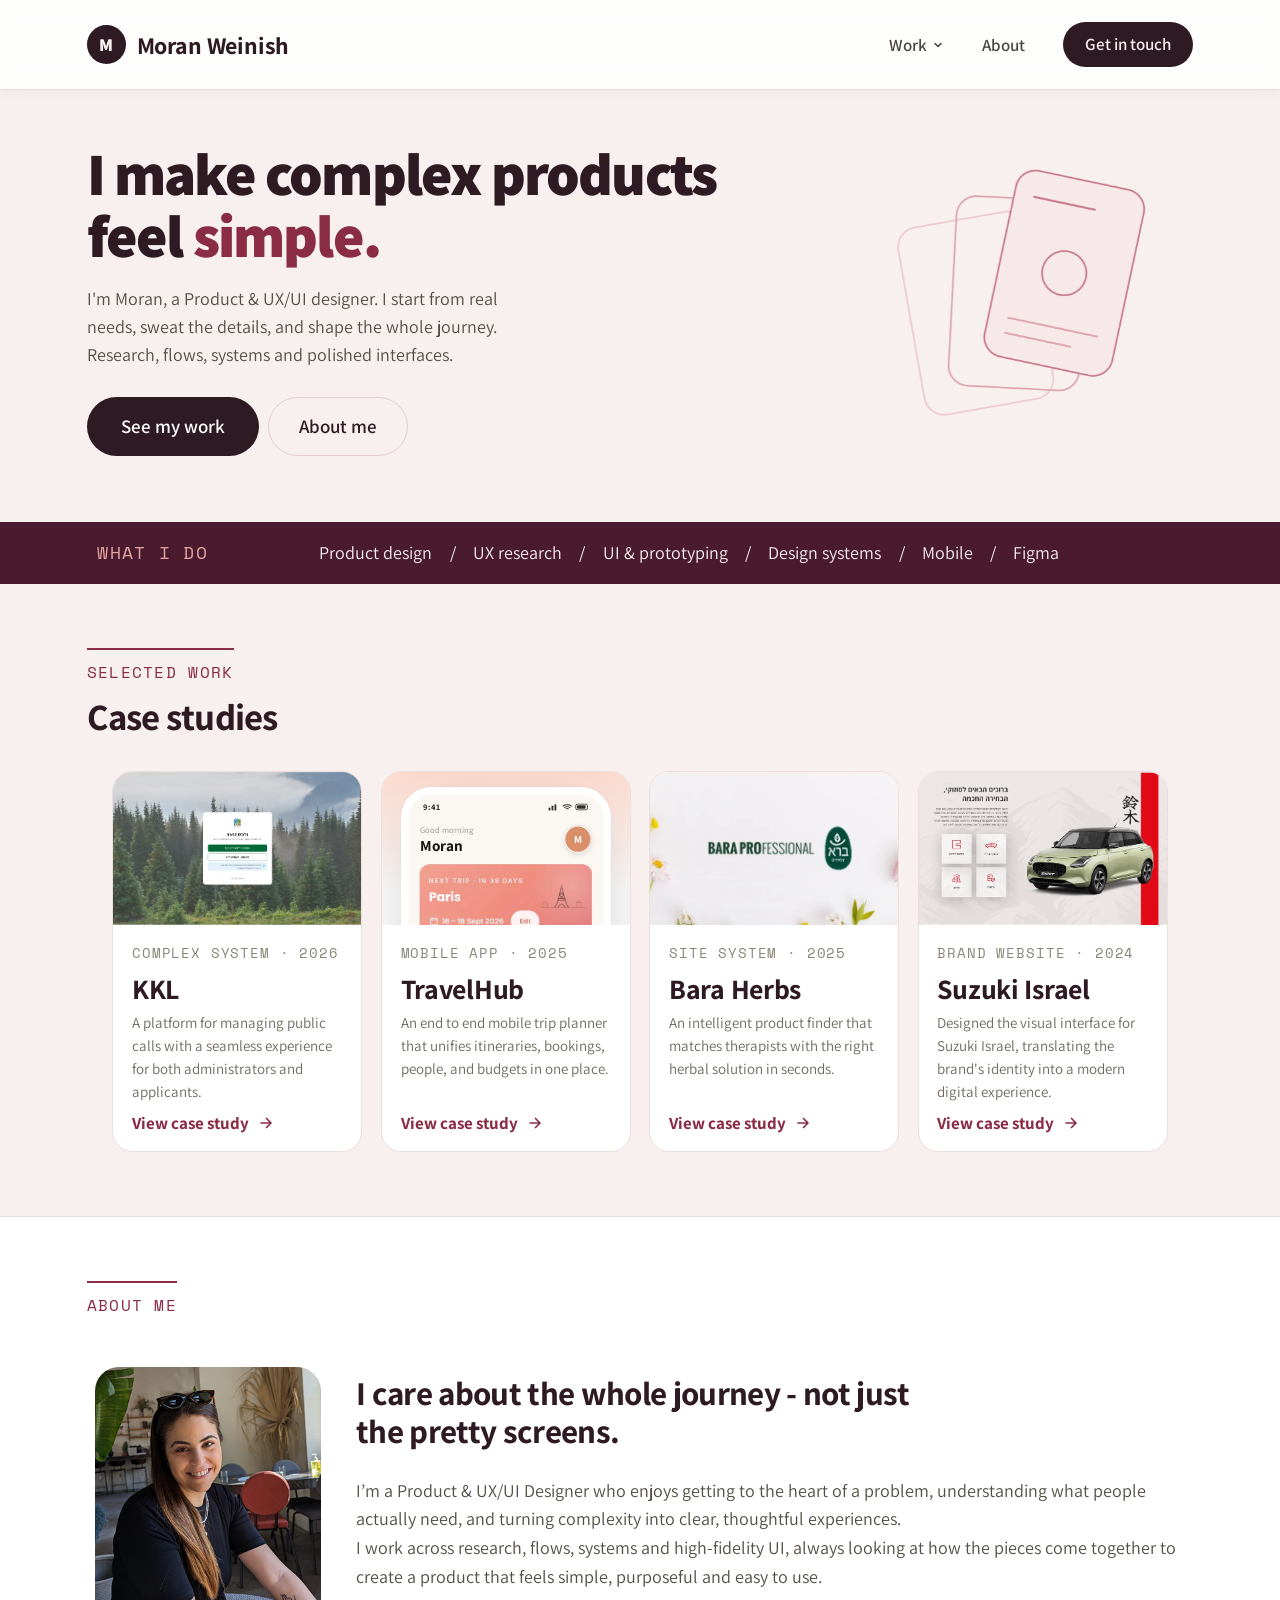
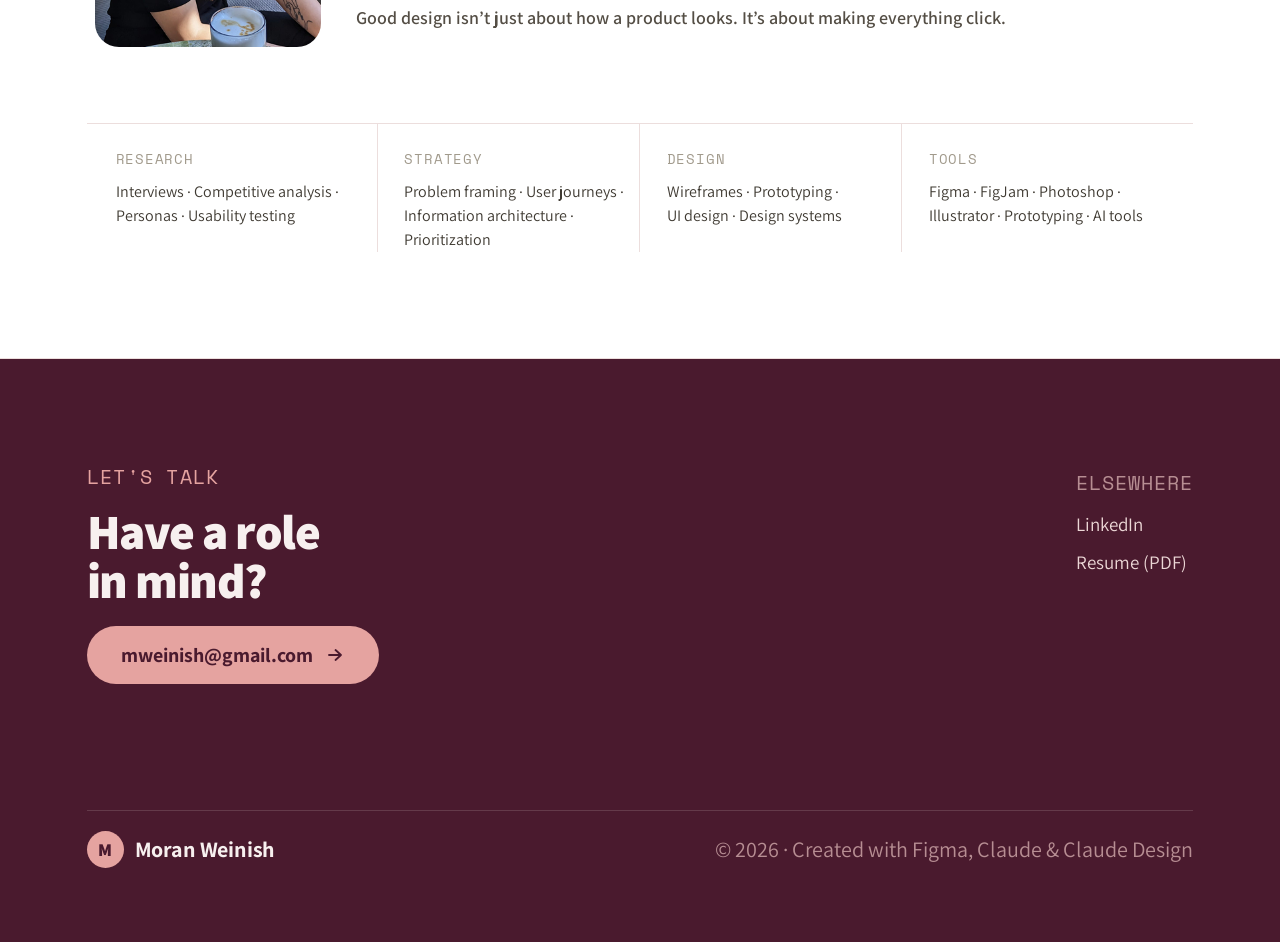
<file: index.html>
<!doctype html>
<html lang="en">
<head>
  <meta charset="utf-8">
  <meta name="viewport" content="width=device-width, initial-scale=1">
  <meta name="build" content="v1.0.34">
  <title>Moran Weinish — Product & UX/UI Designer</title>
  <meta name="description" content="I make complex products feel simple. Product & UX/UI designer working across research, flows, systems and polished interfaces. Case studies: KKL, TravelHub, Bara Herbs, Suzuki Israel.">
  <link rel="canonical" href="https://moran-weinish.vercel.app/">
  <meta name="theme-color" content="#f7f0ef">

  <meta property="og:type" content="website">
  <meta property="og:title" content="Moran Weinish — Product & UX/UI Designer">
  <meta property="og:description" content="I make complex products feel simple. Research, flows, systems and polished interfaces.">
  <meta property="og:url" content="https://moran-weinish.vercel.app/">
  <meta property="og:image" content="https://moran-weinish.vercel.app/assets/og.png">
  <meta property="og:image:width" content="1200">
  <meta property="og:image:height" content="630">
  <meta name="twitter:card" content="summary_large_image">

  <link rel="icon" href="/favicon.svg" type="image/svg+xml">
  <link rel="apple-touch-icon" href="/apple-touch-icon.png">

  <link rel="preconnect" href="https://fonts.googleapis.com">
  <link rel="preconnect" href="https://fonts.gstatic.com" crossorigin>
  <link rel="stylesheet" href="https://fonts.googleapis.com/css2?family=Assistant:wght@400;600;700;800&family=Space+Mono&display=swap">
  <script src="/js/splash.js"></script>
  <link rel="stylesheet" href="/css/tokens.css">
  <link rel="stylesheet" href="/css/site.css">
</head>
<body>

<div class="splash" aria-hidden="true">
  <div class="splash-in">
    <p class="splash-name"><span><b>Moran</b></span><span><b>Weinish</b></span></p>
    <i class="splash-bar"></i>
    <p class="splash-role"><span>Product &amp; UX/UI Designer</span><i></i></p>
  </div>
</div>

<header class="nav">
  <div class="wrap">
    <a class="brand" href="/">
      <span class="brand-mark" aria-hidden="true">M</span>
      <span>Moran Weinish</span>
    </a>
    <ul class="nav-links">
      <li class="has-menu"><a href="#work" aria-haspopup="true">Work <svg class="chev" viewBox="0 0 12 12" aria-hidden="true"><path d="M3 4.5 6 7.5 9 4.5" fill="none" stroke="currentColor" stroke-width="1.6" stroke-linecap="round" stroke-linejoin="round"/></svg></a>
        <ul class="menu" aria-label="Case studies">
          <li><a href="/work/kkl">KKL</a></li>
          <li><a href="/work/travelhub">TravelHub</a></li>
          <li><a href="/work/bara">Bara Herbs</a></li>
          <li><a href="/work/suzuki">Suzuki Israel</a></li>
        </ul>
      </li>
      <li><a href="#about">About</a></li>
      <li><a class="btn btn-dark" href="#contact">Get in touch</a></li>
    </ul>
    <button class="nav-toggle" aria-label="Menu" aria-expanded="false" aria-controls="drawer"><span></span></button>
  </div>
  <nav class="nav-drawer" id="drawer" aria-label="Mobile">
    <ul class="wrap">
      <li><a href="#work">Work</a></li>
      <li><a href="#about">About</a></li>
      <li><a class="btn btn-dark" href="#contact">Get in touch</a></li>
    </ul>
  </nav>
</header>

<main>

  <!-- ============ HERO ============ -->
  <section class="hero" aria-labelledby="hero-title">
    <div class="wrap">
      <div>
        <h1 id="hero-title">I make complex products<br>feel <em>simple.</em></h1>
        <p class="lede">I'm Moran, a Product &amp; UX/UI designer. I start from real needs, sweat the details, and shape the whole journey. <br class="wide">Research, flows, systems and polished interfaces.</p>
        <div class="actions">
          <a class="btn btn-dark" href="#work">See my work</a>
          <a class="btn btn-outline" href="#about">About me</a>
        </div>
      </div>

      <!-- Hero illustration exported from Figma (547×497, transparent PNG) -->
      <div class="hero-art" aria-hidden="true">
        <img src="/assets/img/hero-cards.png" alt="" width="547" height="497" class="cards-img">
      </div>
    </div>
  </section>

  <!-- ============ WHAT I DO ============ -->
  <section class="strip" aria-label="What I do">
    <div class="wrap">
      <span class="label">What I do</span>
      <ul>
        <li>Product design</li>
        <li>UX research</li>
        <li>UI &amp; prototyping</li>
        <li>Design systems</li>
        <li>Mobile</li>
        <li>Figma</li>
      </ul>
    </div>
  </section>

  <!-- ============ CASE STUDIES ============ -->
  <section class="section" id="work" aria-labelledby="work-title">
    <div class="wrap">
      <div class="section-head reveal">
        <span class="label">Selected work</span>
        <h2 class="h2" id="work-title">Case studies</h2>
      </div>

      <ul class="cards">
        <li class="card reveal">
          <a href="/work/kkl">
            <div class="card-media"><img src="/assets/img/card-kkl.webp" alt="KKL public-calls platform, form step on a forest background" width="750" height="400" loading="lazy"></div>
            <div class="card-body">
              <div class="card-meta">Complex system · 2026</div>
              <h3>KKL</h3>
              <p>A platform for managing public calls with a seamless experience for both administrators and applicants.</p>
              <span class="card-cta">View case study <svg viewBox="0 0 18 18" fill="none" stroke="currentColor" stroke-width="1.65" stroke-linecap="round" stroke-linejoin="round"><path d="M4 9h10M9.5 4.5 14 9l-4.5 4.5"/></svg></span>
            </div>
          </a>
        </li>

        <li class="card reveal" data-delay="1">
          <a href="/work/travelhub">
            <!-- Figma 66:520: the card art is the real trips-home screen, cropped to the
                 top 208 of the phone. Generated from the .fig node tree, not a mock.
                 The "Next trip" card is Moran's newer screenshot laid over the drawn one
                 (66:624): figx image 6bdc430f cropped by its paint transform to
                 card-next-trip.webp and placed at the node's (28,116) 259x107. -->
            <div class="card-media mock-th">
              <svg class="th-phone" viewBox="0 0 316 646" xmlns="http://www.w3.org/2000/svg" role="img" aria-label="TravelHub app home screen: good morning Moran, next trip Paris in 38 days, 16 to 19 September 2026"><defs><filter id="th-av-sh" x="-50%" y="-50%" width="200%" height="200%"><feDropShadow dx="0" dy="2" stdDeviation="4" flood-color="#000" flood-opacity=".12"/></filter></defs><rect x="0.0" y="0.0" width="316.0" height="646.0" rx="46.0" fill="#ffffff"/><rect x="0.0" y="0.0" width="316.0" height="646.0" rx="46.0" fill="#ffffff" fill-opacity="0.002"/><rect x="11.0" y="11.0" width="294.0" height="624.0" rx="36.0" fill="#fbf7f3"/><text x="33.0" y="21.5" fill="#33302e" font-family="var(--sans)" font-size="13.0" font-weight="700" dominant-baseline="text-before-edge" text-anchor="start"><tspan x="33.0" dy="0">9:41</tspan></text><path d="M223.78 30.89L222.89 30.89C222.4 30.89 222.0 31.29 222.0 31.78L222.0 34.45C222.0 34.94 222.4 35.33 222.89 35.33L223.78 35.33C224.27 35.33 224.67 34.94 224.67 34.45L224.67 31.78C224.67 31.29 224.27 30.89 223.78 30.89Z" fill="#33302e"/><path d="M228.22 28.22L227.33 28.22C226.84 28.22 226.44 28.62 226.44 29.11L226.44 34.44C226.44 34.93 226.84 35.33 227.33 35.33L228.22 35.33C228.71 35.33 229.11 34.93 229.11 34.44L229.11 29.11C229.11 28.62 228.71 28.22 228.22 28.22Z" fill="#33302e"/><path d="M232.67 26.0L231.78 26.0C231.29 26.0 230.89 26.4 230.89 26.89L230.89 34.44C230.89 34.94 231.29 35.33 231.78 35.33L232.67 35.33C233.16 35.33 233.56 34.94 233.56 34.44L233.56 26.89C233.56 26.4 233.16 26.0 232.67 26.0Z" fill="#33302e"/><path d="M243.42 28.16C243.13 28.41 243.1 28.85 243.35 29.14C243.6 29.44 244.04 29.47 244.34 29.22L243.88 28.69L243.42 28.16ZM255.67 29.22C255.97 29.47 256.41 29.44 256.66 29.14C256.91 28.85 256.88 28.41 256.59 28.16L256.13 28.69L255.67 29.22ZM245.63 30.33C245.33 30.57 245.28 31.01 245.52 31.31C245.76 31.62 246.2 31.66 246.5 31.42L246.07 30.88L245.63 30.33ZM253.51 31.42C253.81 31.66 254.25 31.62 254.49 31.31C254.73 31.01 254.68 30.57 254.38 30.33L253.94 30.88L253.51 31.42ZM247.81 32.35C247.51 32.6 247.47 33.04 247.72 33.34C247.96 33.63 248.41 33.67 248.7 33.43L248.25 32.89L247.81 32.35ZM251.31 33.43C251.6 33.67 252.05 33.63 252.29 33.34C252.54 33.04 252.5 32.6 252.2 32.35L251.75 32.89L251.31 33.43ZM243.88 28.69L244.34 29.22C245.7 28.05 247.82 27.42 250.0 27.42C252.19 27.42 254.31 28.05 255.67 29.22L256.13 28.69L256.59 28.16C254.89 26.7 252.41 26.02 250.0 26.02C247.6 26.02 245.12 26.7 243.42 28.16L243.88 28.69ZM246.07 30.88L246.5 31.42C248.44 29.88 251.57 29.88 253.51 31.42L253.94 30.88L254.38 30.33C251.94 28.38 248.07 28.38 245.63 30.33L246.07 30.88ZM248.25 32.89L248.7 33.43C249.49 32.77 250.52 32.77 251.31 33.43L251.75 32.89L252.2 32.35C250.89 31.26 249.12 31.26 247.81 32.35L248.25 32.89Z" fill="#33302e"/><path d="M265.5 25.62L265.5 26.23L277.75 26.23L277.75 25.62L277.75 25.01L265.5 25.01L265.5 25.62ZM277.75 25.62L277.75 26.23C278.87 26.23 279.77 27.13 279.77 28.25L280.38 28.25L280.99 28.25C280.99 26.46 279.54 25.01 277.75 25.01L277.75 25.62ZM280.38 28.25L279.77 28.25L279.77 31.75L280.38 31.75L280.99 31.75L280.99 28.25L280.38 28.25ZM280.38 31.75L279.77 31.75C279.77 32.86 278.87 33.76 277.75 33.76L277.75 34.37L277.75 34.98C279.54 34.98 280.99 33.53 280.99 31.75L280.38 31.75ZM277.75 34.37L277.75 33.76L265.5 33.76L265.5 34.37L265.5 34.98L277.75 34.98L277.75 34.37ZM265.5 34.37L265.5 33.76C264.39 33.76 263.49 32.86 263.49 31.75L262.88 31.75L262.27 31.75C262.27 33.53 263.72 34.98 265.5 34.98L265.5 34.37ZM262.88 31.75L263.49 31.75L263.49 28.25L262.88 28.25L262.27 28.25L262.27 31.75L262.88 31.75ZM262.88 28.25L263.49 28.25C263.49 27.13 264.39 26.23 265.5 26.23L265.5 25.62L265.5 25.01C263.72 25.01 262.27 26.46 262.27 28.25L262.88 28.25Z" fill="#33302e"/><path d="M276.43 27.38L265.93 27.38C265.21 27.38 264.62 27.97 264.62 28.69L264.62 31.32C264.62 32.04 265.21 32.63 265.93 32.63L276.43 32.63C277.16 32.63 277.75 32.04 277.75 31.32L277.75 28.69C277.75 27.97 277.16 27.38 276.43 27.38Z" fill="#33302e"/><text x="29.0" y="55.0" fill="#9a9089" font-family="var(--sans)" font-size="13.0" font-weight="400" dominant-baseline="text-before-edge" text-anchor="start"><tspan x="29.0" dy="0">Good morning</tspan></text><text x="29.0" y="72.0" fill="#17150f" font-family="var(--sans)" font-size="23.0" font-weight="700" dominant-baseline="text-before-edge" text-anchor="start"><tspan x="29.0" dy="0">Moran</tspan></text><rect x="245.0" y="57.5" width="42.0" height="42.0" rx="21.0" fill="#d98f6a" filter="url(#th-av-sh)"/><rect x="246.0" y="58.5" width="40.0" height="40.0" rx="20.0" fill="none" stroke="#ffffff" stroke-width="2.0"/><text x="266.0" y="68.0" fill="#ffffff" font-family="var(--sans)" font-size="16.0" font-weight="700" dominant-baseline="text-before-edge" text-anchor="middle"><tspan x="266.0" dy="0">M</tspan></text><image href="/assets/img/travelhub/card-next-trip.webp" x="28" y="116" width="259" height="107" preserveAspectRatio="none"/><text x="29.0" y="311.0" fill="#17150f" font-family="var(--sans)" font-size="17.0" font-weight="600" dominant-baseline="text-before-edge" text-anchor="start"><tspan x="29.0" dy="0">Your trips</tspan></text><rect x="29.0" y="345.0" width="258.0" height="77.0" rx="16.0" fill="#ffffff"/><rect x="29.5" y="345.5" width="257.0" height="76.0" rx="15.5" fill="none" stroke="#efe6dd" stroke-width="1.0"/><rect x="43.0" y="361.5" width="44.0" height="44.0" rx="12.0" fill="#f9d9d1"/><path d="M73.25 381.67L74.08 381.67L74.08 381.67L73.25 381.67ZM65.0 392.67L64.54 393.36C64.82 393.54 65.18 393.54 65.46 393.36L65.0 392.67ZM56.75 381.67L55.93 381.67L55.93 381.67L56.75 381.67ZM65.0 373.42L65.0 374.24L65.0 373.42ZM73.25 381.67L72.43 381.67C72.43 382.84 71.98 384.07 71.25 385.28C70.53 386.5 69.54 387.65 68.54 388.65C67.54 389.65 66.54 390.49 65.78 391.07C65.41 391.37 65.09 391.6 64.87 391.75C64.77 391.83 64.68 391.89 64.62 391.93C64.6 391.95 64.57 391.96 64.56 391.97C64.55 391.98 64.55 391.98 64.55 391.98C64.54 391.98 64.54 391.98 64.54 391.98C64.54 391.98 64.54 391.98 64.54 391.98C64.54 391.98 64.54 391.98 64.54 391.98C64.54 391.98 64.54 391.98 65.0 392.67C65.46 393.36 65.46 393.36 65.46 393.36C65.46 393.36 65.46 393.36 65.46 393.36C65.46 393.36 65.46 393.36 65.46 393.35C65.46 393.35 65.46 393.35 65.47 393.35C65.47 393.35 65.48 393.34 65.49 393.34C65.5 393.33 65.53 393.31 65.56 393.29C65.62 393.24 65.72 393.18 65.83 393.09C66.07 392.93 66.4 392.68 66.8 392.38C67.59 391.76 68.65 390.88 69.71 389.82C70.77 388.76 71.85 387.5 72.67 386.13C73.49 384.77 74.08 383.25 74.08 381.67L73.25 381.67ZM65.0 392.67C65.46 391.98 65.46 391.98 65.46 391.98C65.46 391.98 65.46 391.98 65.46 391.98C65.46 391.98 65.46 391.98 65.46 391.98C65.46 391.98 65.46 391.98 65.45 391.98C65.45 391.98 65.45 391.98 65.44 391.97C65.43 391.96 65.4 391.95 65.38 391.93C65.32 391.89 65.23 391.83 65.13 391.75C64.91 391.6 64.59 391.37 64.22 391.07C63.46 390.49 62.46 389.65 61.46 388.65C60.46 387.65 59.47 386.5 58.75 385.28C58.02 384.07 57.57 382.84 57.57 381.67L56.75 381.67L55.93 381.67C55.93 383.25 56.51 384.77 57.33 386.13C58.15 387.5 59.23 388.76 60.29 389.82C61.35 390.88 62.41 391.76 63.2 392.38C63.6 392.68 63.93 392.93 64.17 393.09C64.28 393.18 64.38 393.24 64.44 393.29C64.47 393.31 64.5 393.33 64.51 393.34C64.52 393.34 64.53 393.35 64.53 393.35C64.54 393.35 64.54 393.35 64.54 393.35C64.54 393.36 64.54 393.36 64.54 393.36C64.54 393.36 64.54 393.36 64.54 393.36C64.54 393.36 64.54 393.36 65.0 392.67ZM56.75 381.67L57.57 381.67C57.57 379.7 58.36 377.81 59.75 376.42L59.17 375.84L58.58 375.25C56.88 376.95 55.93 379.26 55.93 381.67L56.75 381.67ZM59.17 375.84L59.75 376.42C61.14 375.03 63.03 374.24 65.0 374.24L65.0 373.42L65.0 372.6C62.59 372.6 60.28 373.55 58.58 375.25L59.17 375.84ZM65.0 373.42L65.0 374.24C66.97 374.24 68.86 375.03 70.25 376.42L70.83 375.84L71.42 375.25C69.72 373.55 67.41 372.6 65.0 372.6L65.0 373.42ZM70.83 375.84L70.25 376.42C71.64 377.81 72.43 379.7 72.43 381.67L73.25 381.67L74.08 381.67C74.08 379.26 73.12 376.95 71.42 375.25L70.83 375.84Z" fill="#e87a6a"/><path d="M67.75 381.67L66.93 381.67C66.93 382.73 66.06 383.6 65.0 383.6L65.0 384.42L65.0 385.25C66.97 385.25 68.58 383.64 68.58 381.67L67.75 381.67ZM65.0 384.42L65.0 383.6C63.94 383.6 63.07 382.73 63.07 381.67L62.25 381.67L61.43 381.67C61.43 383.64 63.03 385.25 65.0 385.25L65.0 384.42ZM62.25 381.67L63.07 381.67C63.07 380.61 63.94 379.74 65.0 379.74L65.0 378.92L65.0 378.1C63.03 378.1 61.43 379.7 61.43 381.67L62.25 381.67ZM65.0 378.92L65.0 379.74C66.06 379.74 66.93 380.61 66.93 381.67L67.75 381.67L68.58 381.67C68.58 379.7 66.97 378.1 65.0 378.1L65.0 378.92Z" fill="#e87a6a"/><text x="99.0" y="359.0" fill="#17150f" font-family="var(--sans)" font-size="15.0" font-weight="600" dominant-baseline="text-before-edge" text-anchor="start"><tspan x="99.0" dy="0">Paris 2026</tspan></text><text x="99.0" y="382.0" fill="#9a9089" font-family="var(--sans)" font-size="11.0" font-weight="400" dominant-baseline="text-before-edge" text-anchor="start"><tspan x="99.0" dy="0">16–19 Sep · 2 travellers</tspan></text><rect x="99.0" y="402.0" width="174.0" height="6.0" rx="3.0" fill="#f0e8e0"/><rect x="99.0" y="402.0" width="118.3" height="6.0" rx="3.0" fill="#ef8e7f"/><rect x="29.0" y="432.0" width="258.0" height="77.0" rx="16.0" fill="#ffffff"/><rect x="29.5" y="432.5" width="257.0" height="76.0" rx="15.5" fill="none" stroke="#efe6dd" stroke-width="1.0"/><rect x="43.0" y="448.5" width="44.0" height="44.0" rx="12.0" fill="#efe6f5"/><path d="M73.25 468.67L74.08 468.67L74.08 468.67L73.25 468.67ZM65.0 479.67L64.54 480.36C64.82 480.54 65.18 480.54 65.46 480.36L65.0 479.67ZM56.75 468.67L55.93 468.67L55.93 468.67L56.75 468.67ZM65.0 460.42L65.0 461.24L65.0 460.42ZM73.25 468.67L72.43 468.67C72.43 469.84 71.98 471.07 71.25 472.28C70.53 473.5 69.54 474.65 68.54 475.65C67.54 476.65 66.54 477.49 65.78 478.07C65.41 478.37 65.09 478.6 64.87 478.75C64.77 478.83 64.68 478.89 64.62 478.93C64.6 478.95 64.57 478.96 64.56 478.97C64.55 478.98 64.55 478.98 64.55 478.98C64.54 478.98 64.54 478.98 64.54 478.98C64.54 478.98 64.54 478.98 64.54 478.98C64.54 478.98 64.54 478.98 64.54 478.98C64.54 478.98 64.54 478.98 65.0 479.67C65.46 480.36 65.46 480.36 65.46 480.36C65.46 480.36 65.46 480.36 65.46 480.36C65.46 480.36 65.46 480.36 65.46 480.35C65.46 480.35 65.46 480.35 65.47 480.35C65.47 480.35 65.48 480.34 65.49 480.34C65.5 480.33 65.53 480.31 65.56 480.29C65.62 480.24 65.72 480.18 65.83 480.09C66.07 479.93 66.4 479.68 66.8 479.38C67.59 478.76 68.65 477.88 69.71 476.82C70.77 475.76 71.85 474.5 72.67 473.13C73.49 471.77 74.08 470.25 74.08 468.67L73.25 468.67ZM65.0 479.67C65.46 478.98 65.46 478.98 65.46 478.98C65.46 478.98 65.46 478.98 65.46 478.98C65.46 478.98 65.46 478.98 65.46 478.98C65.46 478.98 65.46 478.98 65.45 478.98C65.45 478.98 65.45 478.98 65.44 478.97C65.43 478.96 65.4 478.95 65.38 478.93C65.32 478.89 65.23 478.83 65.13 478.75C64.91 478.6 64.59 478.37 64.22 478.07C63.46 477.49 62.46 476.65 61.46 475.65C60.46 474.65 59.47 473.5 58.75 472.28C58.02 471.07 57.57 469.84 57.57 468.67L56.75 468.67L55.93 468.67C55.93 470.25 56.51 471.77 57.33 473.13C58.15 474.5 59.23 475.76 60.29 476.82C61.35 477.88 62.41 478.76 63.2 479.38C63.6 479.68 63.93 479.93 64.17 480.09C64.28 480.18 64.38 480.24 64.44 480.29C64.47 480.31 64.5 480.33 64.51 480.34C64.52 480.34 64.53 480.35 64.53 480.35C64.54 480.35 64.54 480.35 64.54 480.35C64.54 480.36 64.54 480.36 64.54 480.36C64.54 480.36 64.54 480.36 64.54 480.36C64.54 480.36 64.54 480.36 65.0 479.67ZM56.75 468.67L57.57 468.67C57.57 466.7 58.36 464.81 59.75 463.42L59.17 462.84L58.58 462.25C56.88 463.95 55.93 466.26 55.93 468.67L56.75 468.67ZM59.17 462.84L59.75 463.42C61.14 462.03 63.03 461.24 65.0 461.24L65.0 460.42L65.0 459.6C62.59 459.6 60.28 460.55 58.58 462.25L59.17 462.84ZM65.0 460.42L65.0 461.24C66.97 461.24 68.86 462.03 70.25 463.42L70.83 462.84L71.42 462.25C69.72 460.55 67.41 459.6 65.0 459.6L65.0 460.42ZM70.83 462.84L70.25 463.42C71.64 464.81 72.43 466.7 72.43 468.67L73.25 468.67L74.08 468.67C74.08 466.26 73.12 463.95 71.42 462.25L70.83 462.84Z" fill="#7c5aa6"/><path d="M67.75 468.67L66.93 468.67C66.93 469.73 66.06 470.6 65.0 470.6L65.0 471.42L65.0 472.25C66.97 472.25 68.58 470.64 68.58 468.67L67.75 468.67ZM65.0 471.42L65.0 470.6C63.94 470.6 63.07 469.73 63.07 468.67L62.25 468.67L61.43 468.67C61.43 470.64 63.03 472.25 65.0 472.25L65.0 471.42ZM62.25 468.67L63.07 468.67C63.07 467.61 63.94 466.74 65.0 466.74L65.0 465.92L65.0 465.1C63.03 465.1 61.43 466.7 61.43 468.67L62.25 468.67ZM65.0 465.92L65.0 466.74C66.06 466.74 66.93 467.61 66.93 468.67L67.75 468.67L68.58 468.67C68.58 466.7 66.97 465.1 65.0 465.1L65.0 465.92Z" fill="#7c5aa6"/><text x="99.0" y="446.0" fill="#17150f" font-family="var(--sans)" font-size="15.0" font-weight="600" dominant-baseline="text-before-edge" text-anchor="start"><tspan x="99.0" dy="0">Christmas · Bratislava</tspan></text><text x="99.0" y="469.0" fill="#9a9089" font-family="var(--sans)" font-size="11.0" font-weight="400" dominant-baseline="text-before-edge" text-anchor="start"><tspan x="99.0" dy="0">10–16 Dec · 3 travellers</tspan></text><rect x="99.0" y="489.0" width="174.0" height="6.0" rx="3.0" fill="#f0e8e0"/><rect x="99.0" y="489.0" width="97.4" height="6.0" rx="3.0" fill="#ef8e7f"/><rect x="11.0" y="579.0" width="294.0" height="56.0" rx="0" fill="#ffffff"/><rect x="11.5" y="579.5" width="293.0" height="55.0" rx="0" fill="none" stroke="#efe6dd" stroke-width="1.0"/><path d="M43.95 596.33L44.7 596.33L44.7 596.33L43.95 596.33ZM36.45 606.33L36.03 606.95C36.29 607.12 36.61 607.12 36.87 606.95L36.45 606.33ZM28.95 596.33L28.2 596.33L28.2 596.33L28.95 596.33ZM36.45 588.83L36.45 589.58L36.45 588.83ZM43.95 596.33L43.2 596.33C43.2 597.4 42.8 598.51 42.14 599.62C41.47 600.72 40.58 601.76 39.67 602.67C38.76 603.58 37.85 604.34 37.16 604.88C36.82 605.15 36.53 605.35 36.34 605.5C36.24 605.57 36.16 605.62 36.11 605.65C36.08 605.67 36.06 605.69 36.05 605.69C36.04 605.7 36.04 605.7 36.04 605.7C36.04 605.7 36.03 605.71 36.03 605.71C36.03 605.71 36.03 605.71 36.03 605.71C36.03 605.71 36.03 605.71 36.03 605.71C36.03 605.71 36.03 605.71 36.45 606.33C36.87 606.95 36.87 606.95 36.87 606.95C36.87 606.95 36.87 606.95 36.87 606.95C36.87 606.95 36.87 606.95 36.87 606.95C36.87 606.95 36.87 606.95 36.87 606.95C36.88 606.95 36.88 606.94 36.89 606.94C36.91 606.93 36.93 606.91 36.96 606.89C37.02 606.85 37.1 606.79 37.21 606.72C37.42 606.56 37.72 606.34 38.08 606.06C38.8 605.5 39.76 604.7 40.73 603.74C41.69 602.77 42.68 601.63 43.42 600.39C44.16 599.15 44.7 597.76 44.7 596.33L43.95 596.33ZM36.45 606.33C36.87 605.71 36.87 605.71 36.87 605.71C36.87 605.71 36.87 605.71 36.87 605.71C36.87 605.71 36.87 605.71 36.87 605.71C36.87 605.71 36.86 605.7 36.86 605.7C36.86 605.7 36.86 605.7 36.85 605.69C36.84 605.69 36.82 605.67 36.79 605.65C36.74 605.62 36.66 605.57 36.56 605.5C36.37 605.35 36.08 605.15 35.74 604.88C35.05 604.34 34.14 603.58 33.23 602.67C32.32 601.76 31.43 600.72 30.76 599.62C30.1 598.51 29.7 597.4 29.7 596.33L28.95 596.33L28.2 596.33C28.2 597.76 28.74 599.15 29.48 600.39C30.22 601.63 31.21 602.77 32.17 603.74C33.14 604.7 34.1 605.5 34.82 606.06C35.18 606.34 35.48 606.56 35.69 606.72C35.8 606.79 35.88 606.85 35.94 606.89C35.97 606.91 35.99 606.93 36.01 606.94C36.02 606.94 36.02 606.95 36.03 606.95C36.03 606.95 36.03 606.95 36.03 606.95C36.03 606.95 36.03 606.95 36.03 606.95C36.03 606.95 36.03 606.95 36.03 606.95C36.03 606.95 36.03 606.95 36.45 606.33ZM28.95 596.33L29.7 596.33C29.7 594.54 30.41 592.82 31.68 591.56L31.15 591.03L30.62 590.5C29.07 592.04 28.2 594.14 28.2 596.33L28.95 596.33ZM31.15 591.03L31.68 591.56C32.94 590.29 34.66 589.58 36.45 589.58L36.45 588.83L36.45 588.08C34.26 588.08 32.16 588.95 30.62 590.5L31.15 591.03ZM36.45 588.83L36.45 589.58C38.24 589.58 39.96 590.29 41.22 591.56L41.75 591.03L42.28 590.5C40.74 588.95 38.64 588.08 36.45 588.08L36.45 588.83ZM41.75 591.03L41.22 591.56C42.49 592.82 43.2 594.54 43.2 596.33L43.95 596.33L44.7 596.33C44.7 594.14 43.83 592.04 42.28 590.5L41.75 591.03Z" fill="#ef8e7f"/><path d="M38.95 596.33L38.2 596.33C38.2 597.3 37.42 598.08 36.45 598.08L36.45 598.83L36.45 599.58C38.24 599.58 39.7 598.12 39.7 596.33L38.95 596.33ZM36.45 598.83L36.45 598.08C35.48 598.08 34.7 597.3 34.7 596.33L33.95 596.33L33.2 596.33C33.2 598.12 34.66 599.58 36.45 599.58L36.45 598.83ZM33.95 596.33L34.7 596.33C34.7 595.36 35.48 594.58 36.45 594.58L36.45 593.83L36.45 593.08C34.66 593.08 33.2 594.54 33.2 596.33L33.95 596.33ZM36.45 593.83L36.45 594.58C37.42 594.58 38.2 595.36 38.2 596.33L38.95 596.33L39.7 596.33C39.7 594.54 38.24 593.08 36.45 593.08L36.45 593.83Z" fill="#ef8e7f"/><text x="36.45" y="611.0" fill="#ef8e7f" font-family="var(--sans)" font-size="9.0" font-weight="600" dominant-baseline="text-before-edge" text-anchor="middle"><tspan x="36.45" dy="0">Trips</tspan></text><path d="M88.43 591.75L88.43 592.5L99.27 592.5L99.27 591.75L99.27 591.0L88.43 591.0L88.43 591.75ZM99.27 591.75L99.27 592.5C100.0 592.5 100.6 593.1 100.6 593.83L101.35 593.83L102.1 593.83C102.1 592.27 100.83 591.0 99.27 591.0L99.27 591.75ZM101.35 593.83L100.6 593.83L100.6 603.0L101.35 603.0L102.1 603.0L102.1 593.83L101.35 593.83ZM101.35 603.0L100.6 603.0C100.6 603.74 100.0 604.33 99.27 604.33L99.27 605.08L99.27 605.83C100.83 605.83 102.1 604.56 102.1 603.0L101.35 603.0ZM99.27 605.08L99.27 604.33L88.43 604.33L88.43 605.08L88.43 605.83L99.27 605.83L99.27 605.08ZM88.43 605.08L88.43 604.33C87.7 604.33 87.1 603.74 87.1 603.0L86.35 603.0L85.6 603.0C85.6 604.56 86.87 605.83 88.43 605.83L88.43 605.08ZM86.35 603.0L87.1 603.0L87.1 593.83L86.35 593.83L85.6 593.83L85.6 603.0L86.35 603.0ZM86.35 593.83L87.1 593.83C87.1 593.1 87.7 592.5 88.43 592.5L88.43 591.75L88.43 591.0C86.87 591.0 85.6 592.27 85.6 593.83L86.35 593.83Z" fill="#c3b8ae"/><path d="M86.35 594.75C85.94 594.75 85.6 595.08 85.6 595.5C85.6 595.91 85.94 596.25 86.35 596.25L86.35 595.5L86.35 594.75ZM101.35 596.25C101.76 596.25 102.1 595.91 102.1 595.5C102.1 595.08 101.76 594.75 101.35 594.75L101.35 595.5L101.35 596.25ZM91.27 590.08C91.27 589.67 90.93 589.33 90.52 589.33C90.1 589.33 89.77 589.67 89.77 590.08L90.52 590.08L91.27 590.08ZM89.77 593.41C89.77 593.83 90.1 594.16 90.52 594.16C90.93 594.16 91.27 593.83 91.27 593.41L90.52 593.41L89.77 593.41ZM97.93 590.08C97.93 589.67 97.6 589.33 97.18 589.33C96.77 589.33 96.43 589.67 96.43 590.08L97.18 590.08L97.93 590.08ZM96.43 593.41C96.43 593.83 96.77 594.16 97.18 594.16C97.6 594.16 97.93 593.83 97.93 593.41L97.18 593.41L96.43 593.41ZM86.35 595.5L86.35 596.25L101.35 596.25L101.35 595.5L101.35 594.75L86.35 594.75L86.35 595.5ZM90.52 590.08L89.77 590.08L89.77 593.41L90.52 593.41L91.27 593.41L91.27 590.08L90.52 590.08ZM97.18 590.08L96.43 590.08L96.43 593.41L97.18 593.41L97.93 593.41L97.93 590.08L97.18 590.08Z" fill="#c3b8ae"/><text x="93.85" y="611.0" fill="#c3b8ae" font-family="var(--sans)" font-size="9.0" font-weight="600" dominant-baseline="text-before-edge" text-anchor="middle"><tspan x="93.85" dy="0">Itinerary</tspan></text><path d="M149.83 595.5L149.83 594.75C149.81 594.75 149.79 594.75 149.77 594.76L149.83 595.5ZM160.25 592.92C160.66 592.92 161.0 592.58 161.0 592.17C161.0 591.76 160.66 591.42 160.25 591.42L160.25 592.17L160.25 592.92ZM147.75 594.25L147.0 594.25L147.0 602.17L147.75 602.17L148.5 602.17L148.5 594.25L147.75 594.25ZM147.75 602.17L147.0 602.17C147.0 602.92 147.3 603.64 147.83 604.17L148.36 603.64L148.89 603.11C148.64 602.86 148.5 602.52 148.5 602.17L147.75 602.17ZM148.36 603.64L147.83 604.17C148.36 604.7 149.08 605.0 149.83 605.0L149.83 604.25L149.83 603.5C149.48 603.5 149.14 603.36 148.89 603.11L148.36 603.64ZM149.83 604.25L149.83 605.0L161.08 605.0L161.08 604.25L161.08 603.5L149.83 603.5L149.83 604.25ZM161.08 604.25L161.08 605.0C161.72 605.0 162.34 604.75 162.79 604.3L162.26 603.77L161.73 603.23C161.56 603.41 161.33 603.5 161.08 603.5L161.08 604.25ZM162.26 603.77L162.79 604.3C163.25 603.84 163.5 603.23 163.5 602.59L162.75 602.59L162.0 602.59C162.0 602.83 161.9 603.06 161.73 603.23L162.26 603.77ZM162.75 602.59L163.5 602.59L163.5 597.17L162.75 597.17L162.0 597.17L162.0 602.59L162.75 602.59ZM162.75 597.17L163.5 597.17C163.5 596.53 163.25 595.91 162.79 595.46L162.26 595.99L161.73 596.52C161.9 596.69 162.0 596.93 162.0 597.17L162.75 597.17ZM162.26 595.99L162.79 595.46C162.34 595.01 161.72 594.75 161.08 594.75L161.08 595.5L161.08 596.25C161.33 596.25 161.56 596.35 161.73 596.52L162.26 595.99ZM161.08 595.5L161.08 594.75L149.83 594.75L149.83 595.5L149.83 596.25L161.08 596.25L161.08 595.5ZM149.83 595.5L149.77 594.76C149.49 594.78 149.22 594.71 148.98 594.57L148.59 595.21L148.2 595.86C148.71 596.16 149.3 596.3 149.89 596.25L149.83 595.5ZM148.59 595.21L148.98 594.57C148.74 594.43 148.55 594.21 148.44 593.96L147.75 594.25L147.06 594.55C147.3 595.09 147.7 595.55 148.2 595.86L148.59 595.21ZM147.75 594.25L148.5 594.25C148.5 593.9 148.64 593.56 148.89 593.31L148.36 592.78L147.83 592.25C147.3 592.78 147.0 593.5 147.0 594.25L147.75 594.25ZM148.36 592.78L148.89 593.31C149.14 593.06 149.48 592.92 149.83 592.92L149.83 592.17L149.83 591.42C149.08 591.42 148.36 591.72 147.83 592.25L148.36 592.78ZM149.83 592.17L149.83 592.92L160.25 592.92L160.25 592.17L160.25 591.42L149.83 591.42L149.83 592.17Z" fill="#c3b8ae"/><path d="M160.0 599.25L159.25 599.25C159.25 599.39 159.14 599.5 159.0 599.5L159.0 600.25L159.0 601.0C159.97 601.0 160.75 600.22 160.75 599.25L160.0 599.25ZM159.0 600.25L159.0 599.5C158.86 599.5 158.75 599.39 158.75 599.25L158.0 599.25L157.25 599.25C157.25 600.22 158.03 601.0 159.0 601.0L159.0 600.25ZM158.0 599.25L158.75 599.25C158.75 599.11 158.86 599.0 159.0 599.0L159.0 598.25L159.0 597.5C158.03 597.5 157.25 598.28 157.25 599.25L158.0 599.25ZM159.0 598.25L159.0 599.0C159.14 599.0 159.25 599.11 159.25 599.25L160.0 599.25L160.75 599.25C160.75 598.28 159.97 597.5 159.0 597.5L159.0 598.25Z" fill="#c3b8ae"/><text x="155.25" y="611.0" fill="#c3b8ae" font-family="var(--sans)" font-size="9.0" font-weight="600" dominant-baseline="text-before-edge" text-anchor="middle"><tspan x="155.25" dy="0">Budget</tspan></text><path d="M213.15 591.33L213.15 592.08L223.15 592.08L223.15 591.33L223.15 590.58L213.15 590.58L213.15 591.33ZM223.15 591.33L223.15 592.08C223.65 592.08 224.06 592.49 224.06 593.0L224.81 593.0L225.56 593.0C225.56 591.66 224.48 590.58 223.15 590.58L223.15 591.33ZM224.81 593.0L224.06 593.0L224.06 603.0L224.81 603.0L225.56 603.0L225.56 593.0L224.81 593.0ZM224.81 603.0L224.06 603.0C224.06 603.5 223.65 603.91 223.15 603.91L223.15 604.66L223.15 605.41C224.48 605.41 225.56 604.33 225.56 603.0L224.81 603.0ZM223.15 604.66L223.15 603.91L213.15 603.91L213.15 604.66L213.15 605.41L223.15 605.41L223.15 604.66ZM213.15 604.66L213.15 603.91C212.64 603.91 212.23 603.5 212.23 603.0L211.48 603.0L210.73 603.0C210.73 604.33 211.81 605.41 213.15 605.41L213.15 604.66ZM211.48 603.0L212.23 603.0L212.23 593.0L211.48 593.0L210.73 593.0L210.73 603.0L211.48 603.0ZM211.48 593.0L212.23 593.0C212.23 592.49 212.64 592.08 213.15 592.08L213.15 591.33L213.15 590.58C211.81 590.58 210.73 591.66 210.73 593.0L211.48 593.0Z" fill="#c3b8ae"/><path d="M215.56 590.5C215.56 590.09 215.23 589.75 214.81 589.75C214.4 589.75 214.06 590.09 214.06 590.5L214.81 590.5L215.56 590.5ZM214.06 593.0C214.06 593.41 214.4 593.75 214.81 593.75C215.23 593.75 215.56 593.41 215.56 593.0L214.81 593.0L214.06 593.0ZM222.23 590.5C222.23 590.09 221.89 589.75 221.48 589.75C221.07 589.75 220.73 590.09 220.73 590.5L221.48 590.5L222.23 590.5ZM220.73 593.0C220.73 593.41 221.07 593.75 221.48 593.75C221.89 593.75 222.23 593.41 222.23 593.0L221.48 593.0L220.73 593.0ZM211.48 594.75C211.07 594.75 210.73 595.09 210.73 595.5C210.73 595.91 211.07 596.25 211.48 596.25L211.48 595.5L211.48 594.75ZM224.81 596.25C225.23 596.25 225.56 595.91 225.56 595.5C225.56 595.09 225.23 594.75 224.81 594.75L224.81 595.5L224.81 596.25ZM214.81 590.5L214.06 590.5L214.06 593.0L214.81 593.0L215.56 593.0L215.56 590.5L214.81 590.5ZM221.48 590.5L220.73 590.5L220.73 593.0L221.48 593.0L222.23 593.0L222.23 590.5L221.48 590.5ZM211.48 595.5L211.48 596.25L224.81 596.25L224.81 595.5L224.81 594.75L211.48 594.75L211.48 595.5Z" fill="#c3b8ae"/><text x="218.15" y="611.0" fill="#c3b8ae" font-family="var(--sans)" font-size="9.0" font-weight="600" dominant-baseline="text-before-edge" text-anchor="middle"><tspan x="218.15" dy="0">Bookings</tspan></text><path d="M279.21 594.67L278.46 594.67C278.46 595.73 277.61 596.58 276.55 596.58L276.55 597.33L276.55 598.08C278.43 598.08 279.96 596.55 279.96 594.67L279.21 594.67ZM276.55 597.33L276.55 596.58C275.49 596.58 274.63 595.73 274.63 594.67L273.88 594.67L273.13 594.67C273.13 596.55 274.66 598.08 276.55 598.08L276.55 597.33ZM273.88 594.67L274.63 594.67C274.63 593.61 275.49 592.75 276.55 592.75L276.55 592.0L276.55 591.25C274.66 591.25 273.13 592.78 273.13 594.67L273.88 594.67ZM276.55 592.0L276.55 592.75C277.61 592.75 278.46 593.61 278.46 594.67L279.21 594.67L279.96 594.67C279.96 592.78 278.43 591.25 276.55 591.25L276.55 592.0Z" fill="#c3b8ae"/><path d="M271.22 603.83C271.22 604.25 271.56 604.58 271.97 604.58C272.38 604.58 272.72 604.25 272.72 603.83L271.97 603.83L271.22 603.83ZM276.55 599.25L276.55 600.0L276.55 599.25ZM280.39 603.83C280.39 604.25 280.72 604.58 281.14 604.58C281.55 604.58 281.89 604.25 281.89 603.83L281.14 603.83L280.39 603.83ZM271.97 603.83L272.72 603.83C272.72 602.82 273.12 601.84 273.84 601.12L273.31 600.59L272.78 600.06C271.78 601.06 271.22 602.42 271.22 603.83L271.97 603.83ZM273.31 600.59L273.84 601.12C274.56 600.4 275.54 600.0 276.55 600.0L276.55 599.25L276.55 598.5C275.14 598.5 273.78 599.06 272.78 600.06L273.31 600.59ZM276.55 599.25L276.55 600.0C277.57 600.0 278.55 600.4 279.26 601.12L279.79 600.59L280.32 600.06C279.32 599.06 277.97 598.5 276.55 598.5L276.55 599.25ZM279.79 600.59L279.26 601.12C279.98 601.84 280.39 602.82 280.39 603.83L281.14 603.83L281.89 603.83C281.89 602.42 281.32 601.06 280.32 600.06L279.79 600.59Z" fill="#c3b8ae"/><text x="279.05" y="611.0" fill="#c3b8ae" font-family="var(--sans)" font-size="9.0" font-weight="600" dominant-baseline="text-before-edge" text-anchor="middle"><tspan x="279.05" dy="0">Group</tspan></text></svg>
            </div>
            <div class="card-body">
              <div class="card-meta">Mobile app · 2025</div>
              <h3>TravelHub</h3>
              <p>An end to end mobile trip planner that unifies itineraries, bookings, people, and budgets in one place.</p>
              <span class="card-cta">View case study <svg viewBox="0 0 18 18" fill="none" stroke="currentColor" stroke-width="1.65" stroke-linecap="round" stroke-linejoin="round"><path d="M4 9h10M9.5 4.5 14 9l-4.5 4.5"/></svg></span>
            </div>
          </a>
        </li>

        <li class="card reveal" data-delay="2">
          <a href="/work/bara">
            <div class="card-media"><img src="/assets/img/card-bara.webp" alt="Bara Professional website with herbal product imagery" width="600" height="320" loading="lazy"></div>
            <div class="card-body">
              <div class="card-meta">Site system · 2025</div>
              <h3>Bara Herbs</h3>
              <p>An intelligent product finder that matches therapists with the right herbal solution in seconds.</p>
              <span class="card-cta">View case study <svg viewBox="0 0 18 18" fill="none" stroke="currentColor" stroke-width="1.65" stroke-linecap="round" stroke-linejoin="round"><path d="M4 9h10M9.5 4.5 14 9l-4.5 4.5"/></svg></span>
            </div>
          </a>
        </li>

        <li class="card reveal" data-delay="3">
          <a href="/work/suzuki">
            <div class="card-media"><img src="/assets/img/card-suzuki.webp" alt="Suzuki Israel website hero with a Suzuki car" width="750" height="423" loading="lazy"></div>
            <div class="card-body">
              <div class="card-meta">Brand website · 2024</div>
              <h3>Suzuki Israel</h3>
              <p>Designed the visual interface for Suzuki Israel, translating the brand's identity into a modern digital experience.</p>
              <span class="card-cta">View case study <svg viewBox="0 0 18 18" fill="none" stroke="currentColor" stroke-width="1.65" stroke-linecap="round" stroke-linejoin="round"><path d="M4 9h10M9.5 4.5 14 9l-4.5 4.5"/></svg></span>
            </div>
          </a>
        </li>
      </ul>
    </div>
  </section>

  <!-- ============ ABOUT ============ -->
  <section class="about" id="about" aria-labelledby="about-title">
    <div class="wrap">
      <span class="label reveal">About me</span>
      <div class="about-grid">
        <div class="about-photo reveal">
          <img src="/assets/img/moran.png" alt="Portrait of Moran Weinish" width="340" height="420" loading="lazy">
        </div>
        <div class="about-text reveal" data-delay="1">
          <h2 class="h2" id="about-title">I care about the whole journey - not just <br class="wide">the pretty screens.</h2>
          <p>I’m a Product &amp; UX/UI Designer who enjoys getting to the heart of a problem, understanding what people actually need, and turning complexity into clear, thoughtful experiences.</p>
          <p>I work across research, flows, systems and high-fidelity UI, always looking at how the pieces come together to create a product that feels simple, purposeful and easy to use.</p>
          <p class="strong">Good design isn’t just about how a product looks. It’s about making everything click.</p>
        </div>
      </div>

      <dl class="skills reveal">
        <div class="skill"><dt>Research</dt><dd><span>Interviews ·</span> <span>Competitive analysis ·</span> <span>Personas ·</span> <span>Usability testing</span></dd></div>
        <div class="skill"><dt>Strategy</dt><dd><span>Problem framing ·</span> <span>User journeys ·</span> <span>Information architecture ·</span> <span>Prioritization</span></dd></div>
        <div class="skill"><dt>Design</dt><dd><span>Wireframes ·</span> <span>Prototyping ·</span> <span>UI design ·</span> <span>Design systems</span></dd></div>
        <div class="skill"><dt>Tools</dt><dd><span>Figma ·</span> <span>FigJam ·</span> <span>Photoshop ·</span> <span>Illustrator ·</span> <span>Prototyping ·</span> <span>AI tools</span></dd></div>
      </dl>
    </div>
  </section>

</main>

<!-- ============ CONTACT / FOOTER ============ -->
<footer class="footer" id="contact">
  <div class="wrap">
    <div class="footer-top">
      <div class="reveal">
        <span class="label">Let's talk</span>
        <h2 class="h2">Have a role<br>in mind?</h2>
        <a class="btn btn-rose" href="mailto:mweinish@gmail.com">mweinish@gmail.com
          <svg viewBox="0 0 20 20" fill="none" stroke="currentColor" stroke-width="1.83" stroke-linecap="round" stroke-linejoin="round"><path d="M4 10h12M10.5 5 16 10l-5.5 5"/></svg>
        </a>
      </div>
      <div class="elsewhere reveal" data-delay="1">
        <span class="label">Elsewhere</span>
        <ul>
          <li><a href="https://www.linkedin.com/in/moran-weinish" rel="me noopener" target="_blank">LinkedIn</a></li>
          <li><a href="/assets/Moran-Weinish-CV.pdf?v=2026-09-29" download>Resume (PDF)</a></li>
        </ul>
      </div>
    </div>
    <div class="footer-bottom">
      <a class="brand" href="/"><span class="brand-mark" aria-hidden="true">M</span><span>Moran Weinish</span></a>
      <small>© 2026 · Created with Figma, Claude &amp; Claude Design</small>
    </div>
  </div>
</footer>

<a class="to-top" href="#" aria-label="Back to top">
  <svg viewBox="0 0 24 24" fill="none" stroke="currentColor" stroke-width="2.5" stroke-linecap="round" stroke-linejoin="round"><path d="M12 19V5M5 12l7-7 7 7"/></svg>
</a>

<script src="/js/site.js" defer></script>
</body>
</html>
</file>
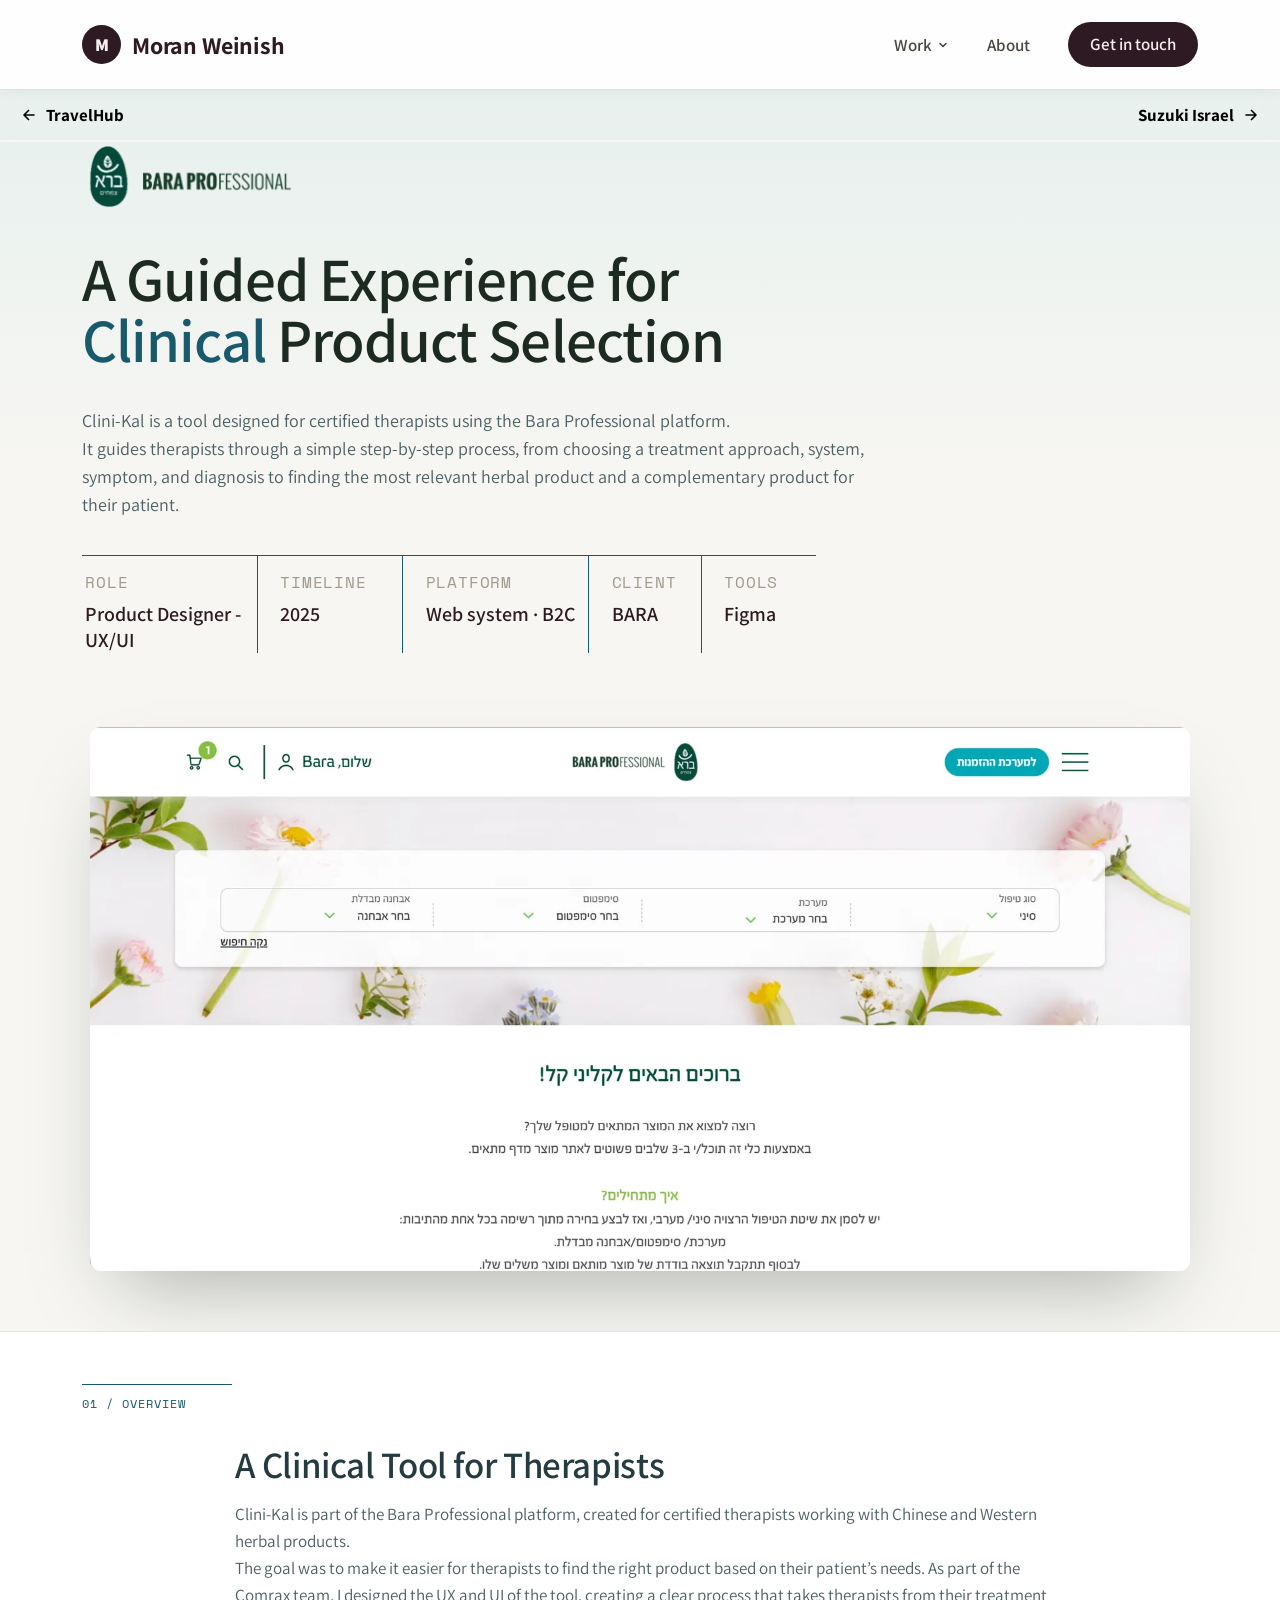
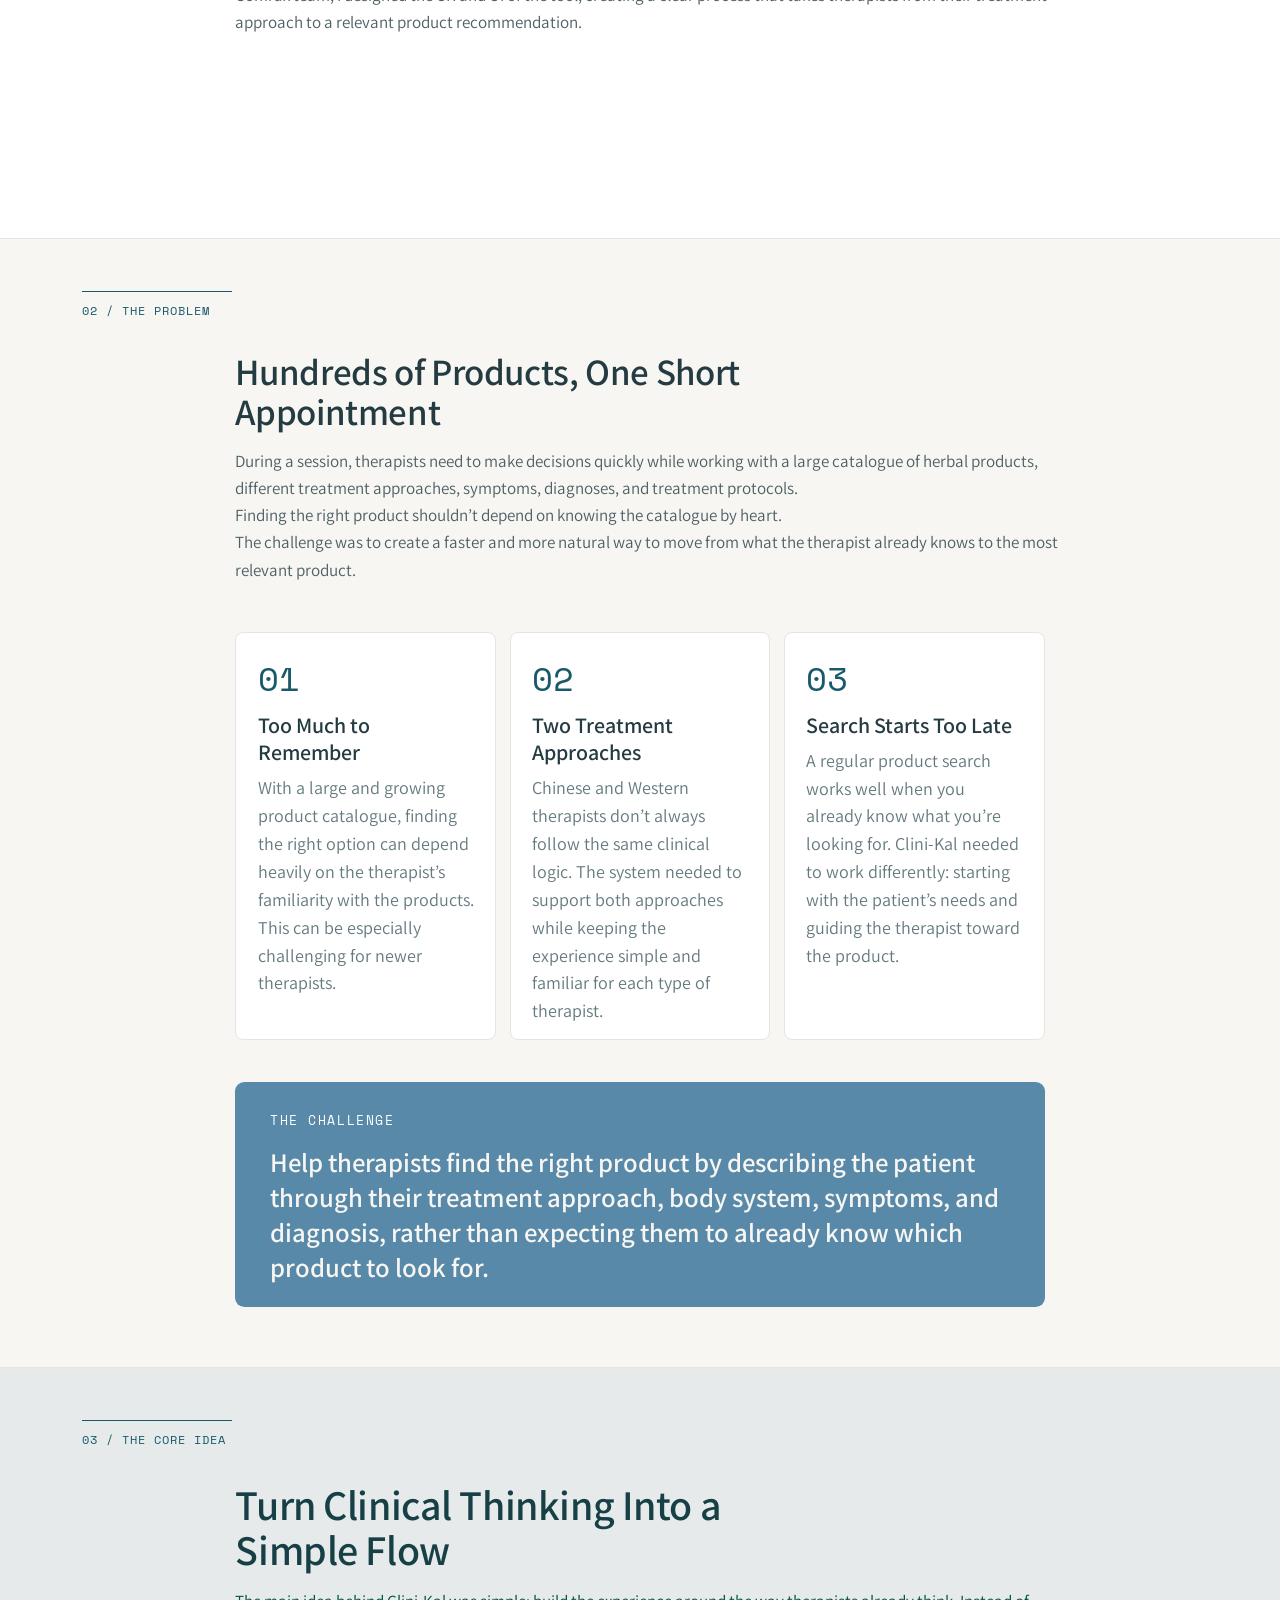
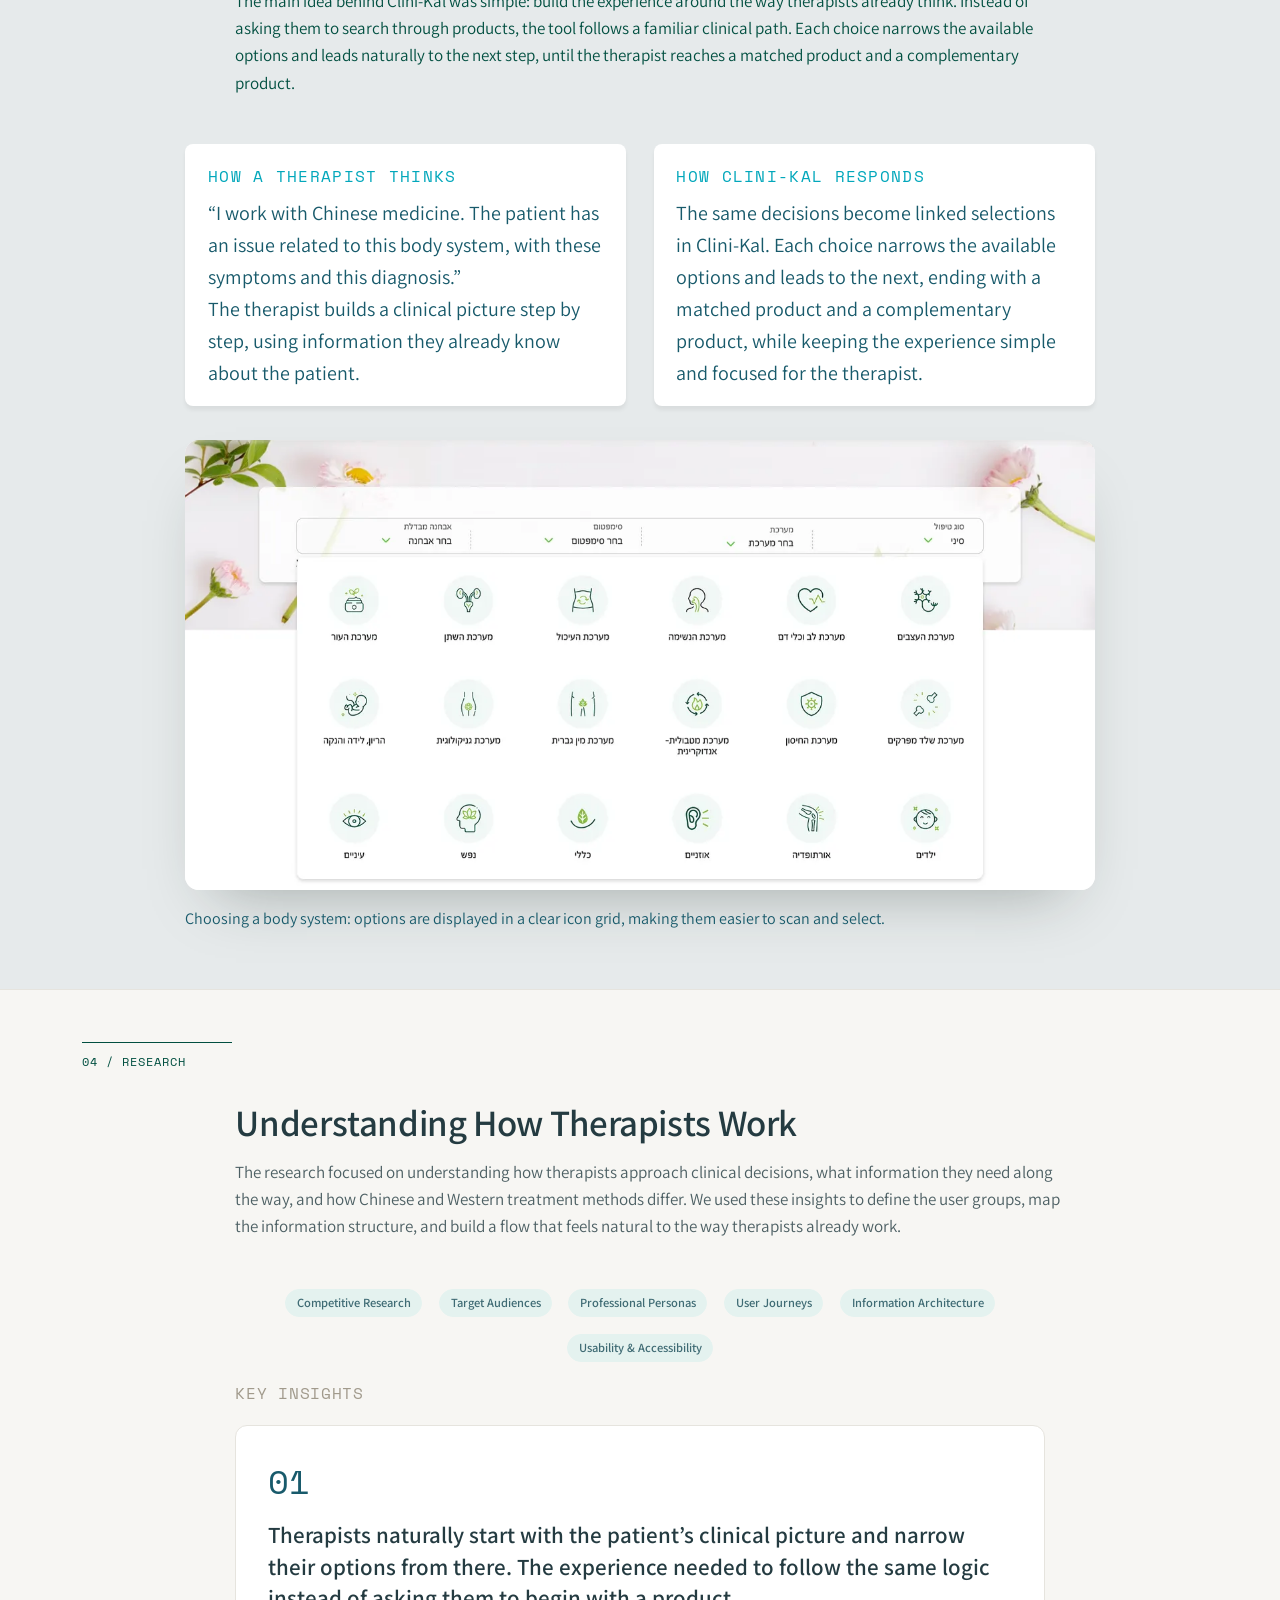
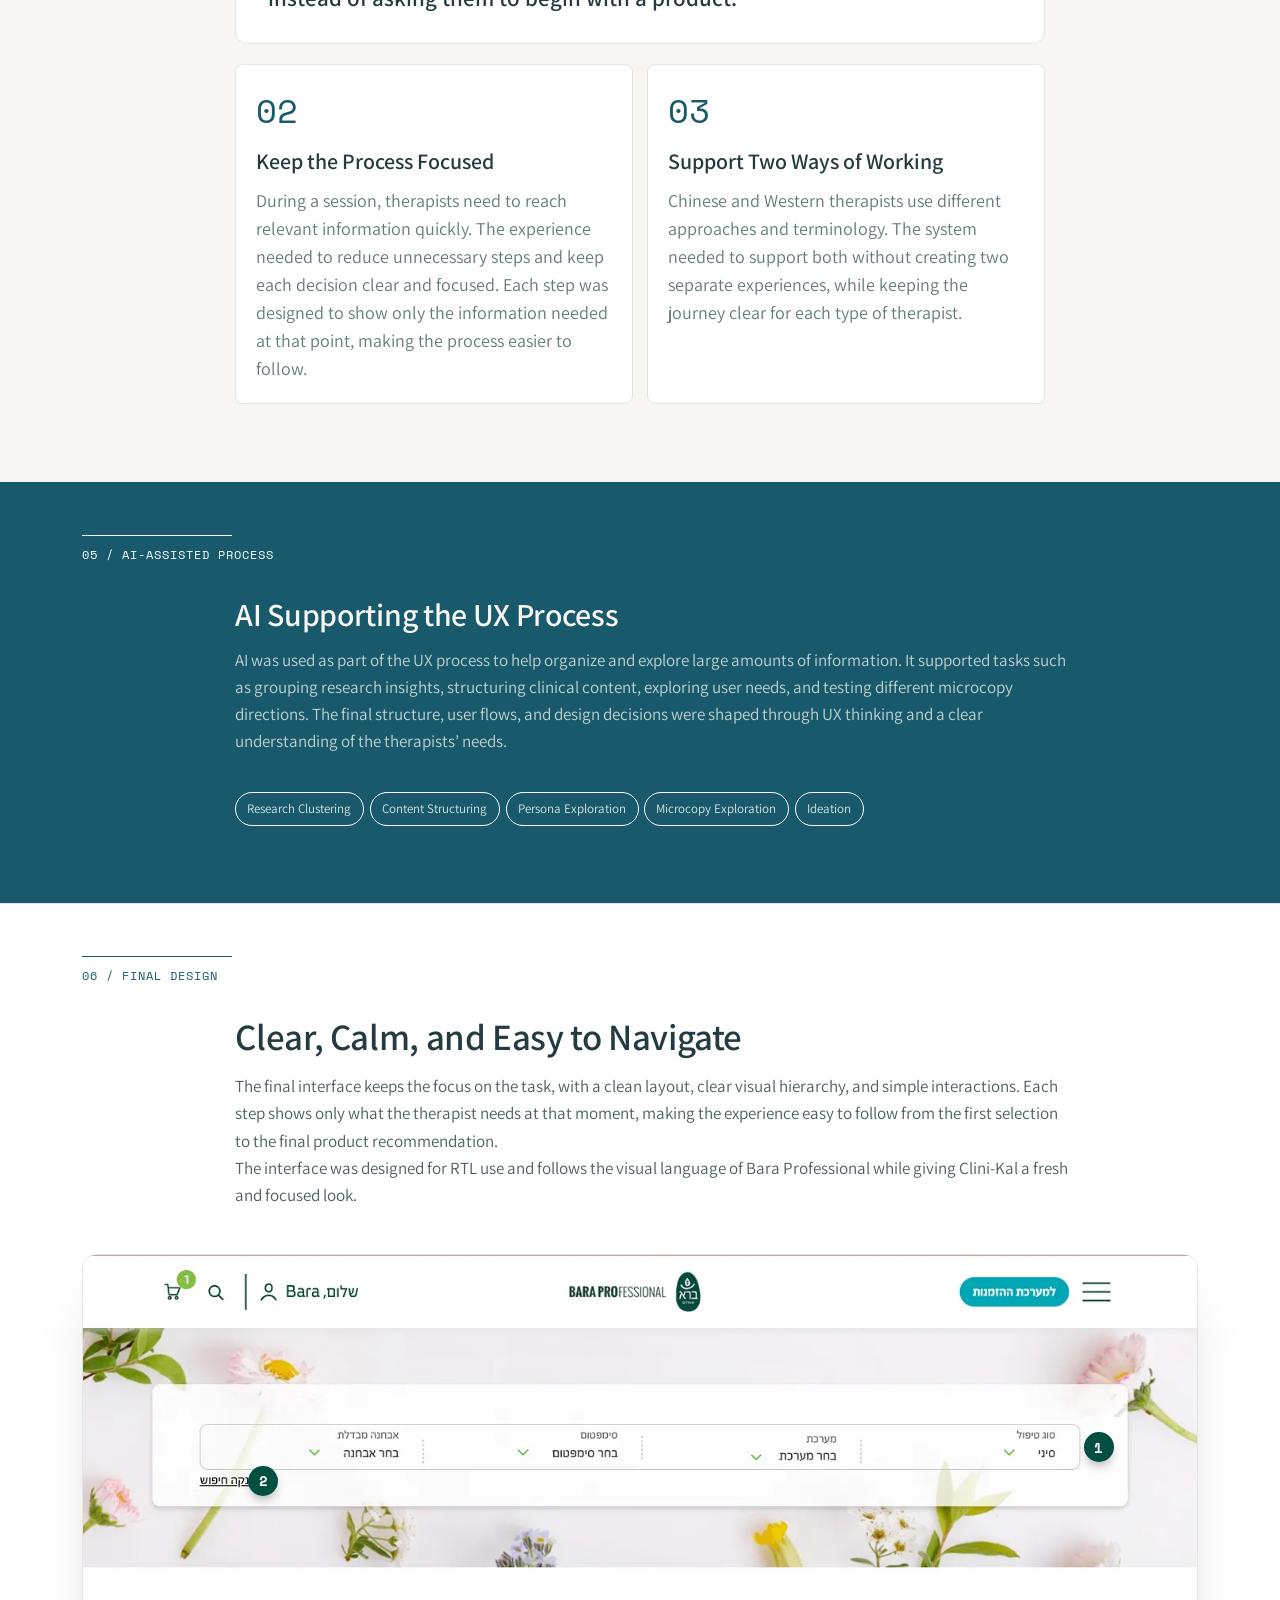
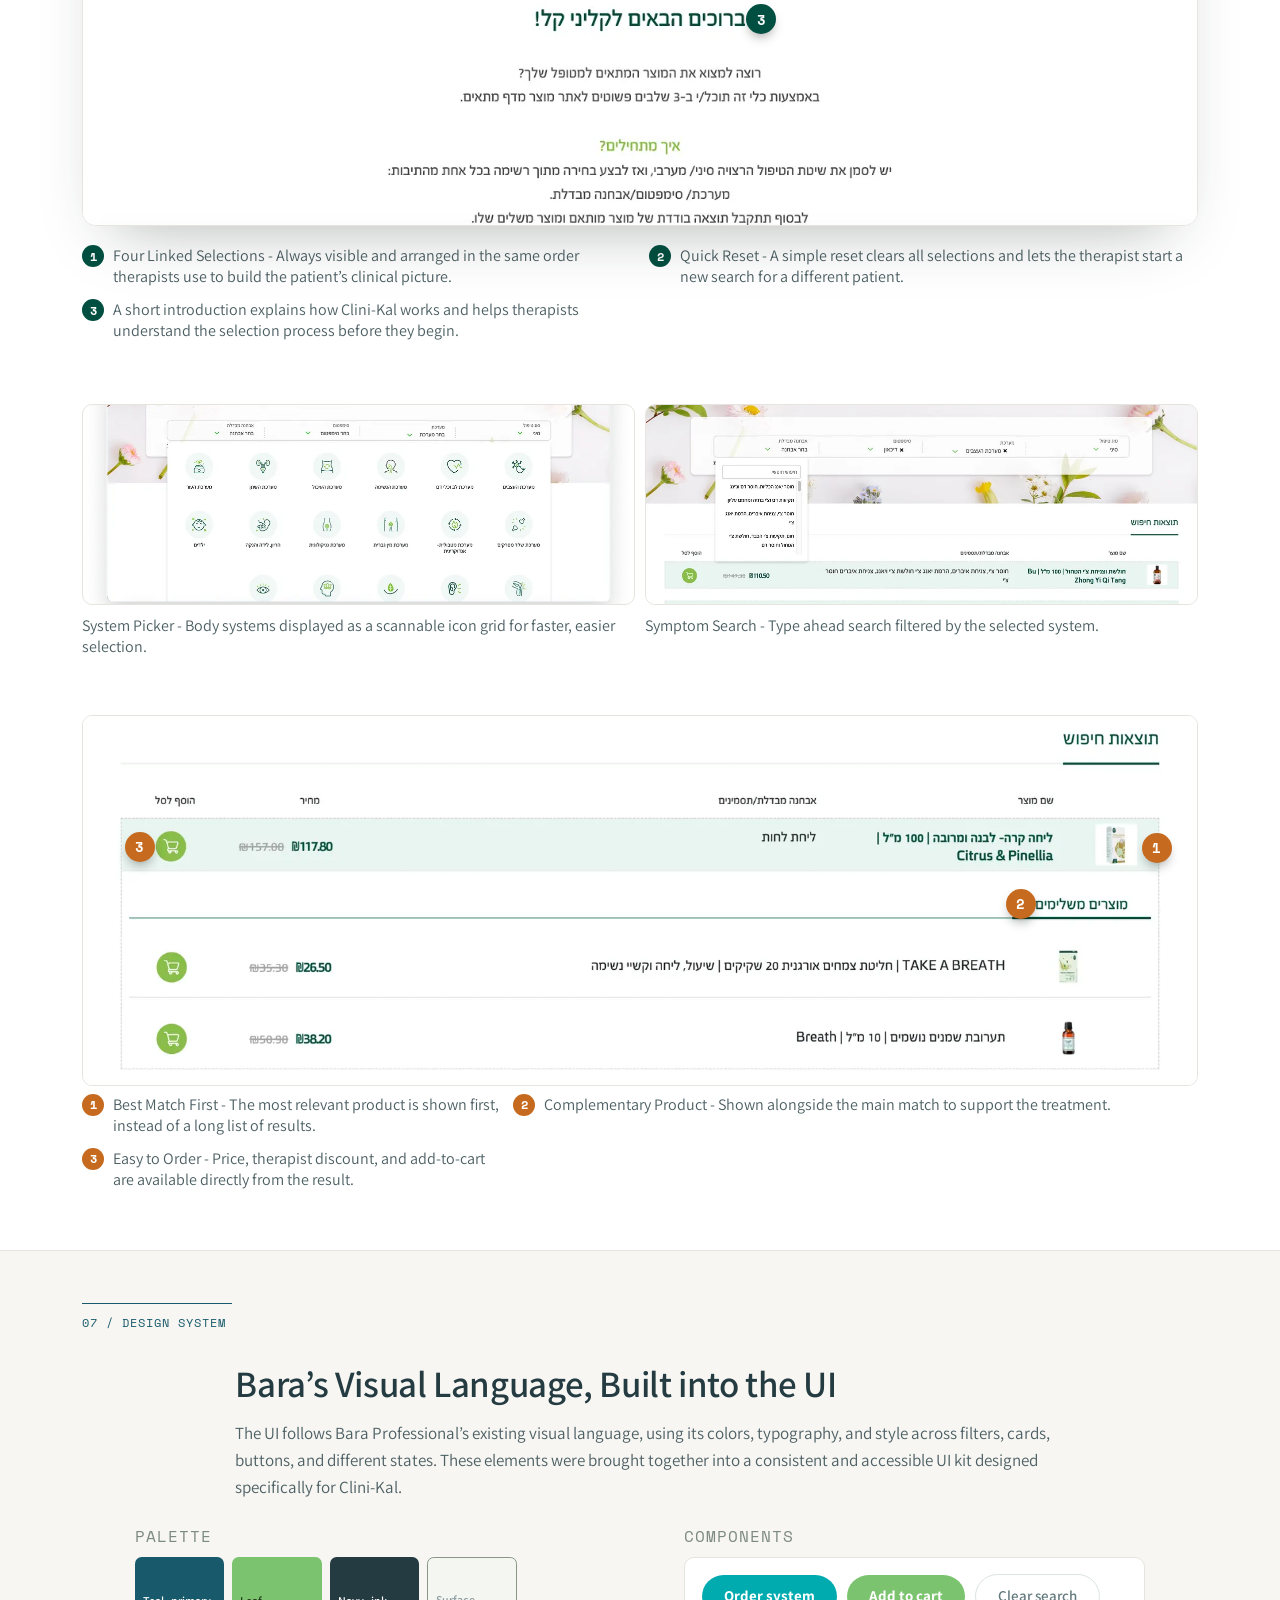
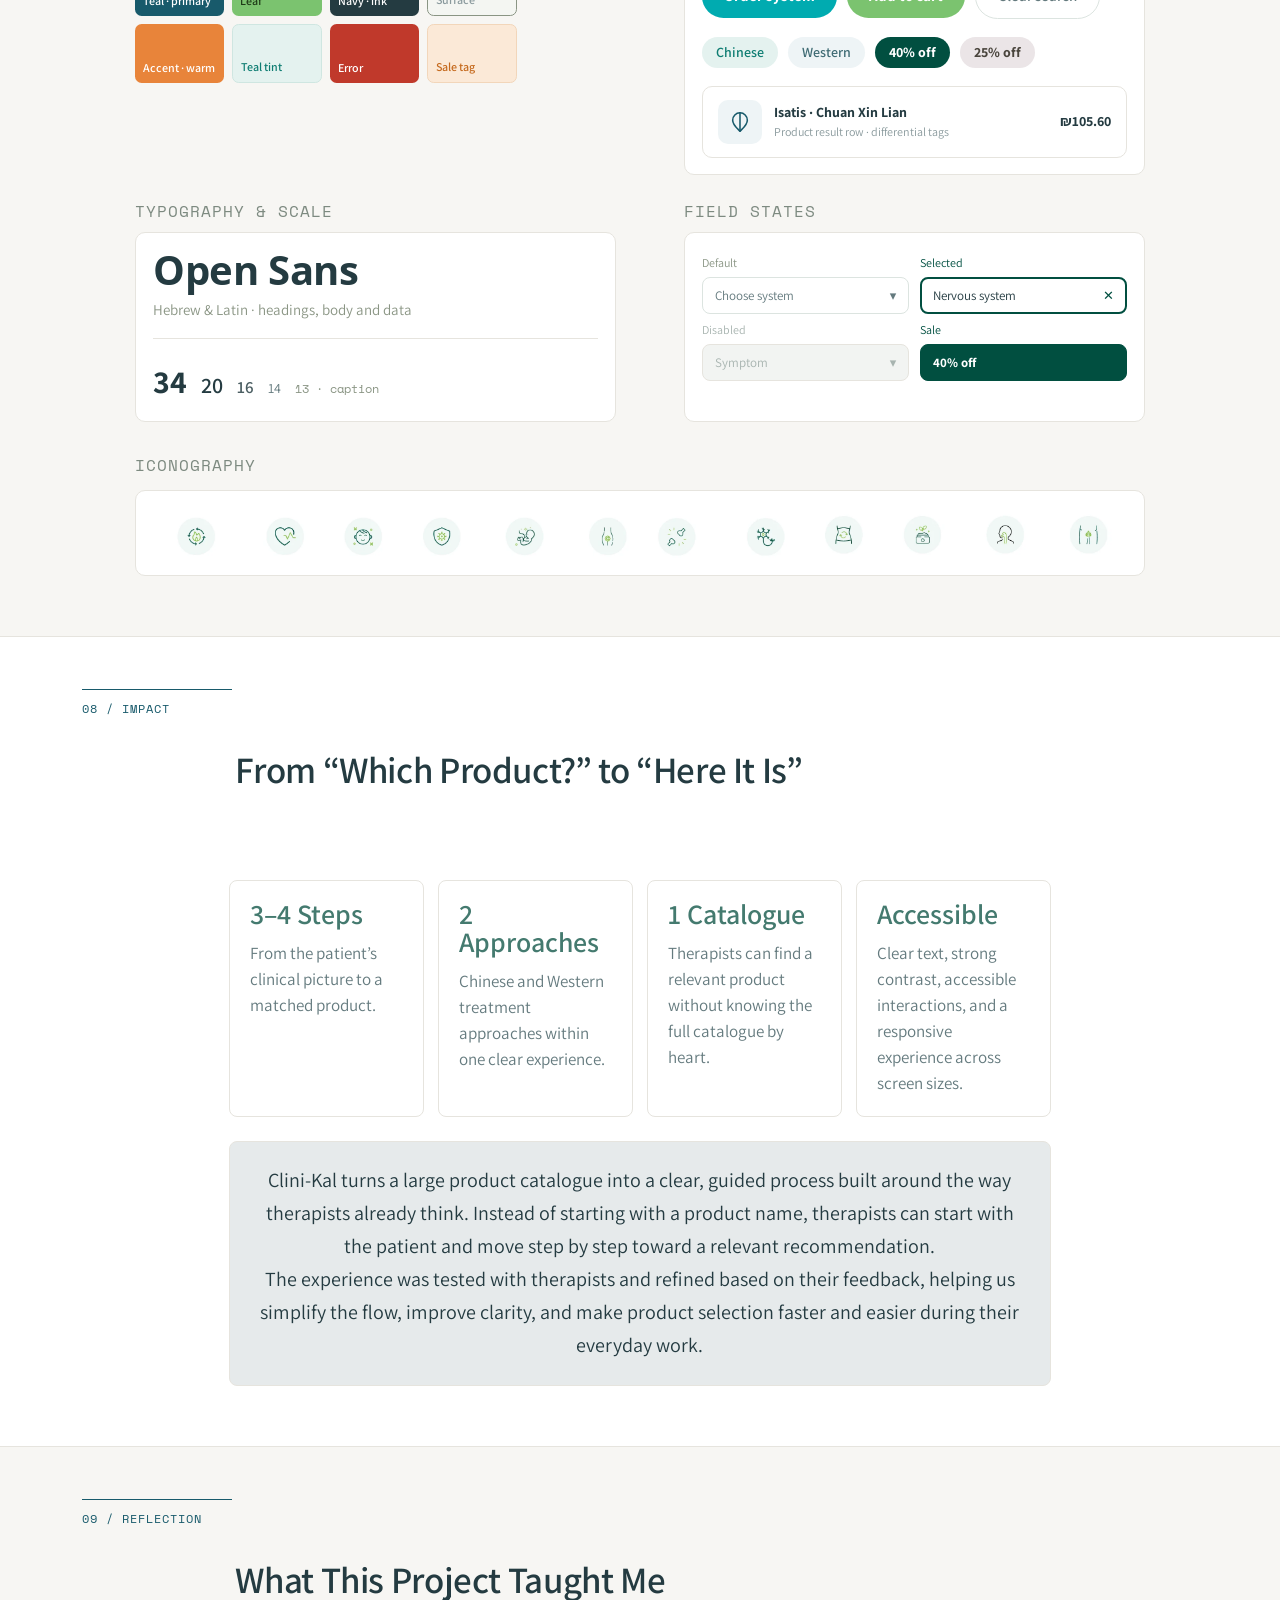
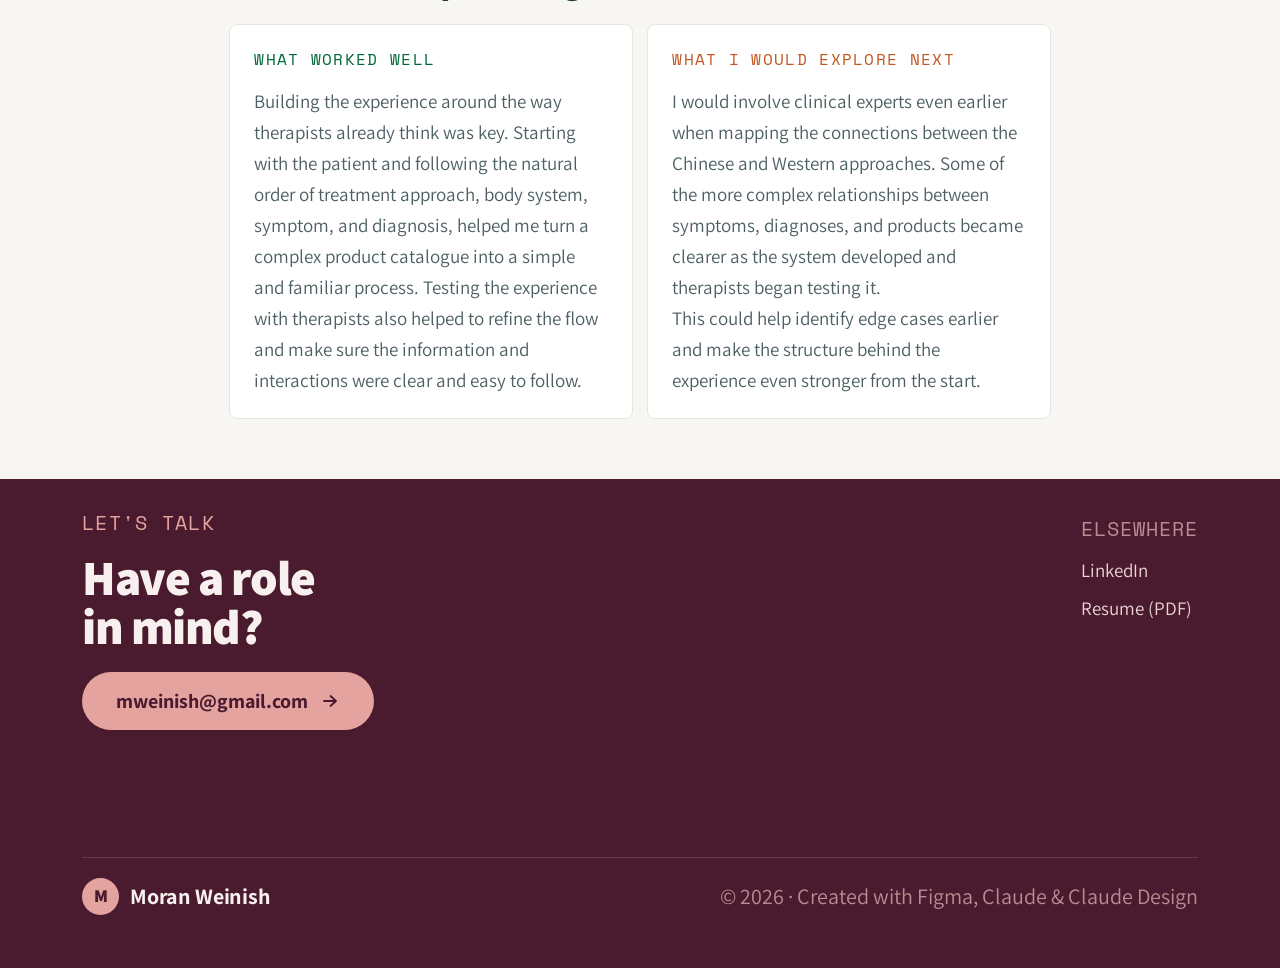
<file: work/bara.html>
<!doctype html>
<html lang="en">
<head>
  <meta charset="utf-8">
  <meta name="viewport" content="width=device-width, initial-scale=1">
  <meta name="build" content="v1.0.34">
  <title>Bara Herbs · Clini-Kal — guided clinical product selection · Moran Weinish</title>
  <meta name="description" content="Case study: Clini-Kal, a guided product finder for certified therapists on the Bara Professional platform. From treatment approach to a matched herbal product in 3–4 steps. UX/UI by Moran Weinish.">
  <link rel="canonical" href="https://moran-weinish.vercel.app/work/bara">
  <meta name="theme-color" content="#f7f6f3">
  <meta property="og:type" content="article">
  <meta property="og:title" content="Bara Herbs — a guided experience for clinical product selection">
  <meta property="og:description" content="Clini-Kal: from the patient's clinical picture to a matched product. Case study by Moran Weinish.">
  <meta property="og:url" content="https://moran-weinish.vercel.app/work/bara">
  <meta property="og:image" content="https://moran-weinish.vercel.app/assets/img/bara/hero.webp">
  <meta name="twitter:card" content="summary_large_image">
  <link rel="icon" href="/favicon.svg" type="image/svg+xml">
  <link rel="apple-touch-icon" href="/apple-touch-icon.png">
  <link rel="preconnect" href="https://fonts.googleapis.com">
  <link rel="preconnect" href="https://fonts.gstatic.com" crossorigin>
  <link rel="stylesheet" href="https://fonts.googleapis.com/css2?family=Assistant:wght@400;600;700;800&family=Space+Mono&family=Open+Sans:wght@700&display=swap">
  <script src="/js/splash.js"></script>
  <link rel="stylesheet" href="/css/tokens.css">
  <link rel="stylesheet" href="/css/site.css">
  <link rel="stylesheet" href="/css/case.css">
  <style>
    /* Bara palette — from the Figma "bara" frame */
    body.case {
      --cs-bg: #f7f6f3; --cs-hero-from: #e8f1ee;
      --cs-ink: #243b41; --cs-h1: #1c2a22; --cs-body: #4c5f63; --cs-body-2: #647a7e;
      --cs-line: #e6e4de; --cs-line-2: #b5c2b8;
      --cs-accent: #185a6b; --cs-dark: #185a6b; --cs-dark-text: #c3d3d0; --cs-dark-line: #fff; --cs-dark-chip: #d9e4e2;
      --cs-accent-a: #1b86a2; --cs-tint-a: #e4f2ef; --cs-accent-b: #014f40; --cs-tint-b: #eef4f6;
    }
    /* from 768 up only: below that the phone scale (end of this block) applies */
    @media (min-width: 768px) { .cs-hero h1 { font-size: clamp(40px, 4.8vw, 92px); line-height: 1; } }
    .cs-meta { border-color: #185a6b; } .cs-meta > div { border-color: #185a6b !important; }
    .stats b { color: #447a6f; }
    .ncards .n, .insight-wide .n { color: #185a6b; }
    .chips li { background: #e4f2ef; border-color: #e4f2ef; color: #3f6b74; }
    .dark .chips li { background: transparent; border-color: #fff; color: #d9e4e2; }
    .reflect h3:not(.next) { color: #006837; }
    /* live Figma (checked 2026-09-29): "Clinical" is the teal accent, the rest of the h1 is ink */
    .cs-hero h1 .accent { color: var(--cs-accent); }
    /* in the 1234 block Moran chose, "2 Approaches" wrapped at 46; 40 keeps each stat on one line */
    @media (min-width: 1024px) { .stats b { font-size: max(28px, calc(40 * var(--k))); } }
    /* logo: icon then wordmark, the wordmark set 5 lower (153:1603 / 153:1605) */
    .bara-logo { gap: 0; align-items: flex-start; }
    .bara-logo img { height: 69px; }
    .bara-logo img + img { margin-top: 5px; }
    /* the system picker is a 1364 block, inset 155 each side of the 1674 column (168:973) */
    @media (min-width: 1024px) { .shots.picker { margin-inline: calc(155 * var(--k)); } }

    /* Everything below is page-scoped: this <style> block only loads on bara.
       Values from Portfolio.fig (Sep 6 export), frame 133:8706, node ids inline.
       Mobile-first: each base rule comes before the >=1024 rule that overrides it. */

    /* ---- 00 hero (133:8707) ---- */
    .bara-logo { display: flex; width: max-content; }   /* block-level, so no line-box slop under it */
    @media (min-width: 1024px) {
      /* the gradient belongs to the 737-tall Header frame (stop at 70%), not the
         whole hero incl. the image; the frame starts 27 above our hero box */
      .cs-hero { background: linear-gradient(180deg, var(--cs-hero-from) 0%, var(--cs-bg) 70%) 0 calc(-27 * var(--k)) / 100% calc(737 * var(--k)) no-repeat, var(--cs-bg); }
      /* 153:1603 — the logo sits at y 143 of the frame, 4 under the Back / Next row (117 + 22).
         The row is now the 50-tall sticky bar ending at 140, so the hero drops its own top
         padding and the logo keeps only the 3 left; was 22 + 24 = 46 → logo 43 low (live Figma
         checked 2026-09-29: logo ink 147.5, h1 ink 278.5 at 1920) */
      .cs-hero { padding-top: 0; }
      .cs-hero .wrap > .bara-logo { margin-top: calc(3 * var(--k)); }
      /* rhythm: logo 48 (53 from the icon) / h1 54 / lede 53 / meta 111 / image, then 90 to 01 */
      .cs-hero h1 { margin-top: calc(48 * var(--k)); }
      .cs-hero .lede { margin-top: calc(54 * var(--k)); max-width: calc(1206 * var(--k)); }   /* 133:8713, 3 lines */
      /* 133:9388 — a 1006 rule, fixed columns 196/218/245/169/168 inset 5 */
      .cs-meta { display: grid; margin-top: calc(53 * var(--k)); padding-inline: calc(5 * var(--k)); min-width: calc(1006 * var(--k));
        grid-template-columns: minmax(calc(196 * var(--k)), max-content) minmax(calc(218 * var(--k)), max-content) minmax(calc(245 * var(--k)), max-content) minmax(calc(169 * var(--k)), max-content) minmax(calc(168 * var(--k)), max-content); }
      .cs-meta > div { padding-right: max(12px, calc(20 * var(--k))); }   /* fits inside every track at 1920; keeps text off the next rule at 1024 */
      .cs-hero-shot { width: min(calc(1650 * var(--k)), 100%); margin-top: calc(111 * var(--k)); margin-bottom: calc(90 * var(--k)); }   /* 165:961 */
    }

    /* ---- 01 main user flow (153:963) ---- */
    .bara-flow-wrap { text-align: center; }
    /* phones: one column, every pill the same full width, the arrows turned to point down,
       so the steps read top to bottom on a single centre line */
    @media (max-width: 767px) {
      .bara-flow { flex-direction: column; flex-wrap: nowrap; align-items: stretch; gap: 4px; margin-top: 20px; }
      .bara-flow span { min-width: 0; padding: 14px 16px; font-size: 16px; line-height: 1.25; }
      .bara-flow i { align-self: center; font-size: 26px; transform: rotate(90deg); }
    }
    /* tablets: one row, five equal pills that share the width (two-line labels are fine) */
    @media (min-width: 768px) and (max-width: 1023px) {
      .bara-flow { flex-wrap: nowrap; gap: 6px; }
      .bara-flow span { flex: 1 1 0; min-width: 0; min-height: 60px; display: grid; place-items: center; padding: 8px; font-size: 15px; line-height: 1.2; }
      .bara-flow i { flex: none; font-size: 24px; }
    }
    @media (min-width: 1024px) {
      /* the row is centred; its label is left-aligned, 13 in from the first pill */
      .cs-content.full.bara-flow-wrap { width: max-content; max-width: 100%; margin-inline: auto; text-align: left; }
      .bara-flow-wrap > .cs-label { padding-left: calc(13 * var(--k)); }
      .bara-flow { flex-wrap: nowrap; gap: calc(11 * var(--k)); margin-top: calc(34 * var(--k)); }
      /* five equal 193x60 pills (153:967…983), 42 arrows in 43 boxes. The type is floored
         at 13px, so below ~1400 the longer labels wrap to two lines and the height floors at 44 */
      .bara-flow span { flex: none; min-width: 0; width: calc(193.2 * var(--k)); height: max(44px, calc(60.1 * var(--k)));
        display: grid; place-items: center; padding: 0 6px; border-radius: calc(11.27 * var(--k));
        font-size: max(13px, calc(18 * var(--k))); line-height: 1.15; }
      .bara-flow i { width: max(24px, calc(43 * var(--k))); text-align: center; font-size: max(24px, calc(42.1 * var(--k))); }
    }

    /* ---- 02 problem cards (177:2753) + challenge banner (153:1097) ---- */
    .banner p { line-height: 1.3; max-width: none; color: #f7f6f3; font-size: 19px; }   /* 40 / 52, the text runs to the padding */
    @media (min-width: 768px) { .banner p { font-size: clamp(22px, 2.1vw, 40px); } }   /* was inline, so a phone could not override it */
    .banner .cs-label { display: block; line-height: 19px; }   /* 153:1098, 319 tall in all */
    @media (min-width: 1024px) {
      .ncards.problem li { padding: calc(30 * var(--k)) calc(32 * var(--k)) calc(20.6 * var(--k)); }   /* 293 tall */
      .ncards.problem h3 { margin-top: calc(12 * var(--k)); }
      .ncards.problem p { margin-top: calc(11 * var(--k)); line-height: 27.9px; }
      .banner { margin-top: calc(63 * var(--k)); padding-bottom: calc(32 * var(--k)); }
    }

    /* ---- 03 core idea: a 1364 block at x278 (133:8839 / 168:973 / 168:992) ---- */
    .two-cards h3 { font-weight: 400; letter-spacing: 1.3px; }
    .shots.picker { margin-top: 28px; }
    .shots.picker figcaption { font-size: 16px; line-height: 21px; }
    @media (min-width: 1024px) {
      .two-cards { margin: calc(71 * var(--k)) calc(155 * var(--k)) 0; gap: calc(41 * var(--k)); }
      .two-cards div { padding: calc(30 * var(--k)) calc(34 * var(--k)) calc(25 * var(--k)); border-radius: calc(12 * var(--k)); }
      .two-cards p { margin-top: calc(14 * var(--k)); }
      .shots.picker { margin-top: calc(51 * var(--k)); }
      .shots.picker figcaption { margin-top: calc(27 * var(--k)); }
    }

    /* ---- 04 research chips (153:1206), centred, 25 apart ---- */
    .chips.center { justify-content: center; }
    .bara-ki { margin-top: 29px; }
    @media (min-width: 1024px) {
      .chips.center { gap: calc(25 * var(--k)); }
      .chips.center li { font-size: max(12.5px, calc(15.5 * var(--k))); line-height: 1.29; padding: calc(7.75 * var(--k)) calc(15.9 * var(--k)); }
      .bara-ki { margin-top: calc(29 * var(--k)); }
    }

    /* ---- 05 AI: its own heading/body sizes (were inline, which beat the phone scale) ---- */
    @media (min-width: 768px) {
      .cs-section.dark .cs-h2 { font-size: clamp(28px, 2.5vw, 48px); }
      .cs-section.dark .cs-body-text { font-size: clamp(17px, 1.1vw, 21px); }
    }

    /* ---- 06 final design: blocks 67 / 94 / 86 apart, thumbnails 14 apart ---- */
    .bara-main, .bara-thumbs, .bara-results { margin-top: 48px; }
    /* both thumbnail captions in the first one's style, 16 #4c5f63 (133:8954; Moran 2026-09-29 —
       the .fig has the second at 15 #647a7e, 133:8959) */
    .bara-thumbs figcaption { font-size: 16px; line-height: 21px; color: #4c5f63; }
    @media (min-width: 1024px) {
      .bara-main { margin-top: calc(67 * var(--k)); }
      /* 133:8936 — column 2 starts 851 in, so callout 1 stays on one line */
      .bara-main .callouts { grid-template-columns: calc(843 * var(--k)) minmax(0, 1fr); column-gap: calc(8 * var(--k)); }
      /* callouts sit 29 under the main image (133:8936: row at 1291, badge 16 in) but only 11
         under the results one (133:8969), whose column 2 starts 647 in (133:8974) — live Figma
         checked 2026-09-29. Column 1 li get a gutter that is 0 at 1920 and grows as it narrows */
      .bara-main .callouts { margin-top: calc(29 * var(--k)); }
      .bara-results .callouts { margin-top: max(8px, calc(11 * var(--k))); grid-template-columns: calc(647 * var(--k)) minmax(0, 1fr); column-gap: 0; }
      .bara-results .callouts li:nth-child(odd) { padding-right: calc(16px - 16 * var(--k)); }
      .bara-thumbs { margin-top: calc(94 * var(--k)); }
      .shots.two.bara-thumbs { gap: calc(14 * var(--k)); }
      .bara-results { margin-top: calc(86 * var(--k)); }
    }

    /* ---- 07 design system (153:1484) ---- */
    .ds-btn { border-radius: 100px; }   /* 133:9094/9096/9098 */
    .fields { grid-template-columns: repeat(2, minmax(0, 1fr)); }   /* Default | Selected over Disabled | Sale */
    @media (max-width: 479px) { .fields { grid-template-columns: 1fr; } }
    /* 133:9121 — each field 59 tall: a 16 label, 6, a 37 box (10 / 17 / 10 incl. the 1 border),
       with the ▾ / ✕ pinned 13 in from the right edge. The selected box's 2px border takes 1 off
       its padding (inline) so it stays 37. Fixed px: the type is 12 / 13 and cannot scale down. */
    .fields label { line-height: 16px; }
    .fields span { display: flex; justify-content: space-between; align-items: center; gap: 8px; line-height: 17px; }
    .fields span i { font-style: normal; flex: none; }
    .fields { align-content: start; }   /* the panel stretches to the Typography one beside it; the rows must not */
    .bara-icons-label { font-weight: 400; color: #7d8a80; letter-spacing: 1.04px; margin-top: 30px; }   /* 153:1608 */
    .bara-icons { margin-top: 14px; display: flex; flex-wrap: wrap; gap: 24px 48px; align-items: center; justify-content: center; }
    .bara-icons img { max-width: 100%; height: auto; }
    @media (min-width: 1024px) {
      /* 4 per row, 134.4 x 88, labels 13 with a 12 inset (153:1581 / 153:1590) */
      .swatches { grid-template-columns: repeat(4, calc(134.4 * var(--k))); gap: calc(12 * var(--k)); }
      /* min-height, not height: below ~1200 the floored 12px label wraps to two lines */
      .swatches span { height: auto; min-height: calc(88 * var(--k)); padding: calc(12 * var(--k)); font-size: max(12px, calc(13 * var(--k))); }
      .fields { gap: calc(13 * var(--k)) calc(16 * var(--k)); padding-top: calc(32 * var(--k)); }   /* 133:9121 sits 32 into the panel */
      /* KKL's §07 layout (Moran 2026-09-29, kkl.html .sec-ds): the grid, the iconography
         label and its panel are inset 79 on both sides — 202 → 1718 at 1920 — in a 2 × 2 of
         Palette | Components over Typography | Field states, columns 722 | 692, rows level.
         Replaces Bara's own 822 | 56 | 782 from the .fig (153:1485 / 153:1524). */
      .ds { margin-inline: calc(79 * var(--k)); grid-template-columns: calc(722 * var(--k)) calc(692 * var(--k));
            justify-content: space-between; gap: calc(36 * var(--k)) 0; }
      .ds h3 { margin-bottom: calc(14 * var(--k)); }   /* 153:1487 → 153:1582 */
      .ds > div { display: flex; flex-direction: column; }
      .ds > div > .panel { flex: 1; }
      .bara-icons-label { margin: calc(47 * var(--k)) calc(79 * var(--k)) 0; }
      /* 153:1664 — buttons strip then filters, 12 overlap, one row. The panel is 1516 now,
         not 1660, so the two strips (767 + 754 − 12 = 1509) are scaled into its 1436 content
         box by percentage: 767/1509, 754/1509, −12/1509 */
      .bara-icons { margin: calc(20 * var(--k)) calc(79 * var(--k)) 0; flex-wrap: nowrap; gap: 0; padding: calc(20 * var(--k)) calc(40 * var(--k)); }
      .bara-icons img { flex: none; }
      .bara-icons img:first-child { width: 50.83%; }
      .bara-icons img + img { width: 49.97%; margin-left: -0.8%; }
    }
    /* 1024–1199 (as KKL): too narrow for the palette beside the components, so the top row
       stacks (case.css collapses .ds here too); Typography | Field states stay side by side */
    @media (min-width: 1024px) and (max-width: 1199px) {
      .ds { grid-template-columns: calc(722 * var(--k)) calc(692 * var(--k)); gap: 40px 0; }
      .ds > div:nth-child(-n+2) { grid-column: 1 / -1; }
      .swatches { grid-template-columns: repeat(4, minmax(0, 1fr)); max-width: 640px; }
      .swatches span { min-height: 64px; }
    }

    /* ---- 08 impact: the stats sit 135 below the heading (153:1683 → 153:1686; was 31) ---- */
    @media (min-width: 1024px) { .stats { margin-top: calc(135 * var(--k)); } }

    /* ---- phones: Bara's own sizes a step down, on top of the shared phone scale in
       case.css (h1 / h2 / body / lede). Targets at 390: h1 ≈ 36, h2 ≈ 26–30, text 16–17.
       No phone frame in the .fig — type, colours and content stay the desktop frame's. ---- */
    @media (max-width: 767px) {
      .cs-hero h1 { font-size: clamp(32px, 9.3vw, 38px); line-height: 1.05; }
      /* case.css gives .blue .cs-h2 / .blue .cs-body-text their own clamps, which outrank the shared phone scale */
      .cs-section.blue .cs-h2 { font-size: clamp(24px, 6.8vw, 30px); line-height: 1.15; }
      .cs-section.blue .cs-body-text { font-size: 16px; line-height: 1.6; }
      .cs-meta dd { font-size: 17px; line-height: 23px; }
      .banner { padding: 26px 22px 28px; }
      .ncards li, .insight-wide { padding: 22px 22px 24px; }
      .ncards .n, .insight-wide .n { font-size: 28px; }
      .ncards h3 { font-size: 19px; }
      .ncards p { font-size: 16px; line-height: 25px; }
      .insight-wide p { font-size: 19px; line-height: 1.4; }
      .two-cards { gap: 16px; margin-top: 32px; }
      .two-cards div { padding: 22px 22px 24px; }
      .two-cards h3 { font-size: 14px; }
      .two-cards p { font-size: 17px; line-height: 27px; }
      .stats { gap: 14px; }
      .stats li { padding: 22px 22px 24px; }
      .stats b { font-size: 32px; }
      .stats p { font-size: 16px; line-height: 24px; }
      .summary { padding: 24px 22px; font-size: 17px; line-height: 28px; }
      .reflect div { padding: 24px 22px 26px; }
      .reflect h3 { font-size: 14px; }
      .reflect p { font-size: 16px; line-height: 26px; }
    }
  </style>
</head>
<body class="case">

<div class="splash" aria-hidden="true">
  <div class="splash-in">
    <p class="splash-name"><span><b>Moran</b></span><span><b>Weinish</b></span></p>
    <i class="splash-bar"></i>
    <p class="splash-role"><span>Product &amp; UX/UI Designer</span><i></i></p>
  </div>
</div>

<header class="nav">
  <div class="wrap">
    <a class="brand" href="/"><span class="brand-mark" aria-hidden="true">M</span><span>Moran Weinish</span></a>
    <ul class="nav-links">
      <li class="has-menu"><a href="/#work" aria-haspopup="true">Work <svg class="chev" viewBox="0 0 12 12" aria-hidden="true"><path d="M3 4.5 6 7.5 9 4.5" fill="none" stroke="currentColor" stroke-width="1.6" stroke-linecap="round" stroke-linejoin="round"/></svg></a>
        <ul class="menu" aria-label="Case studies">
          <li><a href="/work/kkl">KKL</a></li>
          <li><a href="/work/travelhub">TravelHub</a></li>
          <li><a href="/work/bara" aria-current="page">Bara Herbs</a></li>
          <li><a href="/work/suzuki">Suzuki Israel</a></li>
        </ul>
      </li>
      <li><a href="/#about">About</a></li>
      <li><a class="btn btn-dark" href="#contact">Get in touch</a></li>
    </ul>
    <button class="nav-toggle" aria-label="Menu" aria-expanded="false" aria-controls="drawer"><span></span></button>
  </div>
  <nav class="nav-drawer" id="drawer" aria-label="Mobile">
    <ul class="wrap">
      <li><a href="/#work">Work</a></li>
      <li><a href="/#about">About</a></li>
      <li><a class="btn btn-dark" href="#contact">Get in touch</a></li>
    </ul>
  </nav>
</header>

<main>

  <!-- ============ HEADER ============ -->
  <nav class="cs-topnav" aria-label="Case studies">
    <a class="back" href="/work/travelhub"><svg width="18" height="18" viewBox="0 0 18 18" fill="none" stroke="currentColor" stroke-width="1.65" stroke-linecap="round" stroke-linejoin="round" aria-hidden="true"><path d="M14 9H4M8.5 4.5 4 9l4.5 4.5"/></svg><span class="n">TravelHub</span></a>
    <a class="fwd" href="/work/suzuki"><span class="n">Suzuki Israel</span><svg width="18" height="18" viewBox="0 0 18 18" fill="none" stroke="currentColor" stroke-width="1.65" stroke-linecap="round" stroke-linejoin="round" aria-hidden="true"><path d="M4 9h10M9.5 4.5 14 9l-4.5 4.5"/></svg></a>
  </nav>
  <header class="cs-hero">

    <div class="wrap">
      <p class="cs-brand bara-logo" role="img" aria-label="Bara Professional"><img src="/assets/img/bara/logo-icon.webp" alt="" width="62" height="70"><img src="/assets/img/bara/logo-word.webp" alt="" width="155" height="70"></p>
      <h1>A Guided Experience for <br class="wide"><span class="accent">Clinical</span> Product Selection</h1>
      <p class="lede">Clini-Kal is a tool designed for certified therapists using the Bara Professional platform.<br>It guides therapists through a simple step-by-step process, from choosing a treatment approach, system, symptom, and diagnosis to finding the most relevant herbal product and a complementary product for their patient.</p>
      <dl class="cs-meta">
        <div><dt>Role</dt><dd>Product Designer&nbsp;- UX/UI</dd></div>
        <div><dt>Timeline</dt><dd>2025</dd></div>
        <div><dt>Platform</dt><dd>Web system · B2C</dd></div>
        <div><dt>Client</dt><dd>BARA</dd></div>
        <div><dt>Tools</dt><dd>Figma</dd></div>
      </dl>
      <div class="cs-hero-shot reveal">
        <img src="/assets/img/bara/hero.webp" alt="Clini-Kal: the four linked selections on the Bara Professional site" width="1650" height="815">
      </div>
    </div>
  </header>

  <!-- ============ 01 OVERVIEW ============ -->
  <section class="cs-section alt">
    <div class="wrap">
      <div class="cs-head reveal">
        <span class="cs-num">01 / Overview</span>
        <div>
          <h2 class="cs-h2">A Clinical Tool for Therapists</h2>
          <div class="cs-body-text">
            <p>Clini-Kal is part of the Bara Professional platform, created for certified therapists working with Chinese and Western herbal products.</p>
            <p>The goal was to make it easier for therapists to find the right product based on their patient’s needs. As part of the Comrax team, I designed the UX and UI of the tool, creating a clear process that takes therapists from their treatment approach to a relevant product recommendation.</p>
          </div>
        </div>
      </div>
      <div class="cs-content full reveal bara-flow-wrap">
        <span class="cs-label" style="color:#8a9a9d">The Main User Flow</span>
        <div class="bara-flow" role="list">
          <span>Treatment approach</span><i>→</i><span>Body system</span><i>→</i><span>Symptom</span><i>→</i><span>Differential diagnosis</span><i>→</i><span class="end">Matched product</span>
        </div>
      </div>
    </div>
  </section>

  <!-- ============ 02 PROBLEM ============ -->
  <section class="cs-section">
    <div class="wrap">
      <div class="cs-head reveal">
        <span class="cs-num">02 / The problem</span>
        <div>
          <h2 class="cs-h2">Hundreds of Products, One Short Appointment</h2>
          <div class="cs-body-text">
            <p>During a session, therapists need to make decisions quickly while working with a large catalogue of herbal products, different treatment approaches, symptoms, diagnoses, and treatment protocols.</p>
            <p>Finding the right product shouldn’t depend on knowing the catalogue by heart.</p>
            <p>The challenge was to create a faster and more natural way to move from what the therapist already knows to the most relevant product.</p>
          </div>
        </div>
      </div>
      <div class="cs-content reveal">
        <ol class="ncards problem">
          <li><span class="n">01</span><h3>Too Much to Remember</h3><p>With a large and growing product catalogue, finding the right option can depend heavily on the therapist’s familiarity with the products. This can be especially challenging for newer therapists.</p></li>
          <li><span class="n">02</span><h3>Two Treatment Approaches</h3><p>Chinese and Western therapists don’t always follow the same clinical logic. The system needed to support both approaches while keeping the experience simple and familiar for each type of therapist.</p></li>
          <li><span class="n">03</span><h3>Search Starts Too Late</h3><p>A regular product search works well when you already know what you’re looking for. Clini-Kal needed to work differently: starting with the patient’s needs and guiding the therapist toward the product.</p></li>
        </ol>
        <div class="banner" style="background:#5889a8">
          <span class="cs-label">The challenge</span>
          <p>Help therapists find the right product by describing the patient through their treatment approach, body system, symptoms, and diagnosis, rather than expecting them to already know which product to look for.</p>
        </div>
      </div>
    </div>
  </section>

  <!-- ============ 03 CORE IDEA ============ -->
  <section class="cs-section blue">
    <div class="wrap">
      <div class="cs-head reveal">
        <span class="cs-num">03 / The core idea</span>
        <div>
          <h2 class="cs-h2">Turn Clinical Thinking Into a Simple&nbsp;Flow</h2>
          <div class="cs-body-text"><p>The main idea behind Clini-Kal was simple: build the experience around the way therapists already think. Instead of asking them to search through products, the tool follows a familiar clinical path. Each choice narrows the available options and leads naturally to the next step, until the therapist reaches a matched product and a complementary product.</p></div>
        </div>
      </div>
      <div class="two-cards reveal">
        <div><h3>How a therapist thinks</h3><p>“I work with Chinese medicine. The patient has an issue related to this body system, with these symptoms and this diagnosis.”<br>The therapist builds a clinical picture step by step, using information they already know about the patient.</p></div>
        <div><h3>How Clini-Kal Responds</h3><p>The same decisions become linked selections in Clini-Kal. Each choice narrows the available options and leads to the next, ending with a matched product and a complementary product, while keeping the experience simple and focused for the therapist.</p></div>
      </div>
      <div class="shots reveal picker">
        <div class="shot"><figure>
          <div class="frame raised" style="border:0;aspect-ratio:1364/675"><img src="/assets/img/bara/system-picker.webp" alt="Choosing a body system from an icon grid" loading="lazy" style="object-position:50% 74.7%"></div>
          <figcaption>Choosing a body system: options are displayed in a clear icon grid, making them easier to scan and select.</figcaption>
        </figure></div>
      </div>
    </div>
  </section>

  <!-- ============ 04 RESEARCH ============ -->
  <section class="cs-section">
    <div class="wrap">
      <div class="cs-head reveal">
        <span class="cs-num" style="color:#014f40;border-color:#014f40">04 / Research</span>
        <div>
          <h2 class="cs-h2">Understanding How Therapists Work</h2>
          <div class="cs-body-text"><p>The research focused on understanding how therapists approach clinical decisions, what information they need along the way, and how Chinese and Western treatment methods differ. We used these insights to define the user groups, map the information structure, and build a flow that feels natural to the way therapists already work.</p></div>
        </div>
      </div>
      <div class="cs-content">
        <ul class="chips center reveal">
          <li>Competitive Research</li><li>Target Audiences</li><li>Professional Personas</li><li>User Journeys</li><li>Information Architecture</li><li>Usability &amp; Accessibility</li>
        </ul>
        <p class="cs-label reveal bara-ki">Key insights</p>
        <div class="insight-wide reveal">
          <span class="n">01</span>
          <p>Therapists naturally start with the patient’s clinical picture and narrow their options from there. The experience needed to follow the same logic instead of asking them to begin with a product.</p>
        </div>
        <ol class="ncards reveal" style="grid-template-columns:repeat(auto-fit,minmax(280px,1fr));margin-top:20px">
          <li><span class="n">02</span><h3>Keep the Process Focused</h3><p>During a session, therapists need to reach relevant information quickly. The experience needed to reduce unnecessary steps and keep each decision clear and focused. Each step was designed to show only the information needed at that point, making the process easier to follow.</p></li>
          <li><span class="n">03</span><h3>Support Two Ways of Working</h3><p>Chinese and Western therapists use different approaches and terminology. The system needed to support both without creating two separate experiences, while keeping the journey clear for each type of therapist.</p></li>
        </ol>
      </div>
    </div>
  </section>

  <!-- ============ 05 AI ============ -->
  <section class="cs-section dark">
    <div class="wrap">
      <div class="cs-head reveal">
        <span class="cs-num">05 / AI-assisted process</span>
        <div>
          <h2 class="cs-h2">AI Supporting the UX Process</h2>
          <div class="cs-body-text"><p>AI was used as part of the UX process to help organize and explore large amounts of information. It supported tasks such as grouping research insights, structuring clinical content, exploring user needs, and testing different microcopy directions. The final structure, user flows, and design decisions were shaped through UX thinking and a clear understanding of the therapists’ needs.</p></div>
        </div>
      </div>
      <ul class="chips indent reveal">
        <li>Research Clustering</li><li>Content Structuring</li><li>Persona Exploration</li><li>Microcopy Exploration</li><li>Ideation</li>
      </ul>
    </div>
  </section>

  <!-- ============ 06 FINAL DESIGN ============ -->
  <section class="cs-section alt">
    <div class="wrap">
      <div class="cs-head reveal">
        <span class="cs-num">06 / Final design</span>
        <div>
          <h2 class="cs-h2">Clear, Calm, and Easy to Navigate</h2>
          <div class="cs-body-text">
            <p>The final interface keeps the focus on the task, with a clean layout, clear visual hierarchy, and simple interactions. Each step shows only what the therapist needs at that moment, making the experience easy to follow from the first selection to the final product recommendation.</p>
            <p>The interface was designed for RTL use and follows the visual language of Bara Professional while giving Clini-Kal a fresh and focused look.</p>
          </div>
        </div>
      </div>

      <div class="shots reveal bara-main">
        <div class="shot"><figure>
          <div class="frame raised annot" style="aspect-ratio:1660/851">
            <img src="/assets/img/bara/final-main.webp" alt="Clini-Kal main screen with four linked selections" loading="lazy">
            <span class="badge" style="background:#014f40;left:91.2%;top:33.8%">1</span>
            <span class="badge" style="background:#014f40;left:16.2%;top:39.6%">2</span>
            <span class="badge" style="background:#014f40;left:60.9%;top:63.9%">3</span>
          </div>
          <ul class="callouts">
            <li><span class="badge" style="background:#014f40">1</span>Four Linked Selections - Always visible and arranged in the same order therapists use to build the patient’s clinical picture.</li>
            <li><span class="badge" style="background:#014f40">2</span>Quick Reset - A simple reset clears all selections and lets the therapist start a new search for a different patient.</li>
            <li><span class="badge" style="background:#014f40">3</span>A short introduction explains how Clini-Kal works and helps therapists understand the selection process before they begin.</li>
          </ul>
        </figure></div>
      </div>

      <div class="shots two reveal bara-thumbs">
        <div class="shot"><figure>
          <div class="frame h300" style="aspect-ratio:823/300"><img src="/assets/img/bara/shot-systems.webp" alt="System picker: body systems as an icon grid" loading="lazy" style="object-position:50% 67.7%"></div>
          <figcaption>System Picker - Body systems displayed as a scannable icon grid for faster, easier selection.</figcaption>
        </figure></div>
        <div class="shot"><figure>
          <div class="frame h300" style="aspect-ratio:823/300"><img src="/assets/img/bara/shot-symptoms.webp" alt="Symptom search within a chosen system" loading="lazy" style="object-position:50% 7%"></div>
          <figcaption>Symptom Search - Type ahead search filtered by the selected system.</figcaption>
        </figure></div>
      </div>

      <div class="shots reveal bara-results">
        <div class="shot"><figure>
          <div class="frame annot" style="aspect-ratio:1660/552">
            <img src="/assets/img/bara/shot-results.webp" alt="Results: best match first with a complementary product" loading="lazy" style="object-position:50% 20.6%">
            <span class="badge" style="background:#c56a1e;left:96.4%;top:35.7%">1</span>
            <span class="badge" style="background:#c56a1e;left:84.2%;top:50.9%">2</span>
            <span class="badge" style="background:#c56a1e;left:5.1%;top:35.5%">3</span>
          </div>
          <ul class="callouts">
            <li><span class="badge" style="background:#c56a1e">1</span>Best Match First - The most relevant product is shown first, instead of a long list of results.</li>
            <li><span class="badge" style="background:#c56a1e">2</span>Complementary Product - Shown alongside the main match to support the treatment.</li>
            <li><span class="badge" style="background:#c56a1e">3</span>Easy to Order - Price, therapist discount, and add-to-cart are available directly from the result.</li>
          </ul>
        </figure></div>
      </div>
    </div>
  </section>

  <!-- ============ 07 DESIGN SYSTEM ============ -->
  <section class="cs-section">
    <div class="wrap">
      <div class="cs-head reveal">
        <span class="cs-num">07 / Design system</span>
        <div>
          <h2 class="cs-h2">Bara’s Visual Language, Built into the UI</h2>
          <div class="cs-body-text"><p>The UI follows Bara Professional’s existing visual language, using its colors, typography, and style across filters, cards, buttons, and different states. These elements were brought together into a consistent and accessible UI kit designed specifically for Clini-Kal.</p></div>
        </div>
      </div>

      <div class="ds reveal">
        <div>
          <h3>Palette</h3>
          <div class="swatches">
            <span style="background:#185a6b">Teal · primary</span>
            <span style="background:#7bc36f;color:#1e3a17">Leaf</span>
            <span style="background:#243b41">Navy · ink</span>
            <span style="background:#f4f6f2;color:#8a9a9d;border:1px solid #8a9584">Surface</span>
            <span style="background:#e8843a">Accent · warm</span>
            <span style="background:#e4f2ef;color:#0e7d72;border:1px solid #cfe6e1">Teal tint</span>
            <span style="background:#c0392b">Error</span>
            <span style="background:#fbe9d7;color:#c56a1e;border:1px solid #f2d6ba">Sale tag</span>
          </div>
        </div>
        <div>
          <h3>Components</h3>
          <div class="panel">
            <div class="ds-row">
              <span class="ds-btn" style="background:#00abb0;color:#fff">Order system</span>
              <span class="ds-btn" style="background:#7bc36f;color:#fff">Add to cart</span>
              <span class="ds-btn" style="border:1px solid #dce4e0;color:#647a7e;font-weight:600">Clear search</span>
            </div>
            <div class="ds-row">
              <span class="ds-tag" style="background:#e4f2ef;color:#0e7d72">Chinese</span>
              <span class="ds-tag" style="background:#eef4f6;color:#3f6b74">Western</span>
              <span class="ds-tag" style="background:#014f40;color:#fff;font-weight:700">40% off</span>
              <span class="ds-tag" style="background:#ebe5e7;color:#4a453d;font-weight:700">25% off</span>
            </div>
            <div class="ds-row" style="margin-top:18px;border:1px solid var(--cs-line);border-radius:10px;padding:13px 15px;gap:12px;flex-wrap:nowrap">
              <span style="width:44px;height:44px;border-radius:10px;background:#eef4f6;flex:none;display:grid;place-items:center"><svg width="22" height="22" viewBox="0 0 24 24" fill="none" stroke="#185a6b" stroke-width="1.7" stroke-linecap="round" stroke-linejoin="round"><path d="M12 22c4-4 8-7 8-12a8 8 0 1 0-16 0c0 5 4 8 8 12z"/><path d="M12 2v20"/></svg></span>
              <span style="flex:1;min-width:0"><b style="display:block;font-size:14px;color:#243b41">Isatis · Chuan Xin Lian</b><small style="display:block;font-size:12px;color:#8a9a9d">Product result row · differential tags</small></span>
              <b style="font-size:14px;color:#243b41">₪105.60</b>
            </div>
          </div>
        </div>
        <div>
          <h3>Typography &amp; scale</h3>
          <div class="panel type-sample">
            <div class="face" style="font-family:'Open Sans',var(--sans)">Open Sans</div>
            <div class="sub">Hebrew &amp; Latin · headings, body and data</div>
            <div class="scale"><span>34</span><span>20</span><span>16</span><span>14</span><span>13 · caption</span></div>
          </div>
        </div>
        <div>
          <h3>Field states</h3>
          <div class="panel fields">
            <div><label style="font-size:12px">Default</label><span style="color:#647a7e;border-color:#dce4e0">Choose system <i aria-hidden="true">▾</i></span></div>
            <div><label style="font-size:12px;color:#014f40">Selected</label><span style="border:2px solid #014f40;padding:8px 11px;color:#243b41">Nervous system <i aria-hidden="true" style="color:#014f40">✕</i></span></div>
            <div><label style="font-size:12px;color:#a8b4b0">Disabled</label><span style="background:#f2f4f2;border-color:#e6e4de;color:#a8b4b0">Symptom <i aria-hidden="true">▾</i></span></div>
            <div><label style="font-size:12px;color:#014f40">Sale</label><span style="background:#014f40;border-color:#014f40;color:#fff;font-weight:700">40% off</span></div>
          </div>
        </div>
      </div>

      <h3 class="cs-label reveal bara-icons-label">Iconography</h3>
      <div class="panel reveal bara-icons">
        <img src="/assets/img/bara/ui-buttons.webp" alt="Clini-Kal action icons" width="767" height="90" loading="lazy">
        <img src="/assets/img/bara/ui-filters.webp" alt="Clini-Kal filter icons" width="754" height="77" loading="lazy">
      </div>
    </div>
  </section>

  <!-- ============ 08 IMPACT ============ -->
  <section class="cs-section alt">
    <div class="wrap">
      <div class="cs-head reveal">
        <span class="cs-num">08 / Impact</span>
        <div><h2 class="cs-h2">From “Which Product?” to “Here It Is”</h2></div>
      </div>
      <ul class="stats reveal">
        <li><b>3–4 Steps</b><p>From the patient’s clinical picture to a matched product.</p></li>
        <li><b>2 Approaches</b><p>Chinese and Western treatment approaches within one clear experience.</p></li>
        <li><b>1 Catalogue</b><p>Therapists can find a relevant product without knowing the full catalogue by heart.</p></li>
        <li><b>Accessible</b><p>Clear text, strong contrast, accessible interactions, and a responsive experience across screen sizes.</p></li>
      </ul>
      <p class="summary blue reveal">Clini-Kal turns a large product catalogue into a clear, guided process built around the way therapists already think. Instead of starting with a product name, therapists can start with the patient and move step by step toward a relevant recommendation.<br>The experience was tested with therapists and refined based on their feedback, helping us simplify the flow, improve clarity, and make product selection faster and easier during their everyday work.</p>
    </div>
  </section>

  <!-- ============ 09 REFLECTION ============ -->
  <section class="cs-section">
    <div class="wrap">
      <div class="cs-head reveal">
        <span class="cs-num">09 / Reflection</span>
        <div><h2 class="cs-h2">What This Project Taught Me</h2></div>
      </div>
      <div class="reflect reveal">
        <div><h3>What worked well</h3><p>Building the experience around the way therapists already think was key. Starting with the patient and following the natural order of treatment approach, body system, symptom, and diagnosis, helped me turn a complex product catalogue into a simple and familiar process. Testing the experience with therapists also helped to refine the flow and make sure the information and interactions were clear and easy to follow.</p></div>
        <div><h3 class="next">What I would explore next</h3><p>I would involve clinical experts even earlier when mapping the connections between the Chinese and Western approaches. Some of the more complex relationships between symptoms, diagnoses, and products became clearer as the system developed and therapists began testing it.<br>This could help identify edge cases earlier and make the structure behind the experience even stronger from the start.</p></div>
      </div>
    </div>
  </section>

</main>

<footer class="footer" id="contact">
  <div class="wrap">
    <div class="footer-top">
      <div class="reveal">
        <span class="label">Let's talk</span>
        <h2 class="h2">Have a role<br>in mind?</h2>
        <a class="btn btn-rose" href="mailto:mweinish@gmail.com">mweinish@gmail.com
          <svg viewBox="0 0 20 20" fill="none" stroke="currentColor" stroke-width="1.83" stroke-linecap="round" stroke-linejoin="round"><path d="M4 10h12M10.5 5 16 10l-5.5 5"/></svg>
        </a>
      </div>
      <div class="elsewhere reveal" data-delay="1">
        <span class="label">Elsewhere</span>
        <ul>
          <li><a href="https://www.linkedin.com/in/moran-weinish" rel="me noopener" target="_blank">LinkedIn</a></li>
          <li><a href="/assets/Moran-Weinish-CV.pdf?v=2026-09-29" download>Resume (PDF)</a></li>
        </ul>
      </div>
    </div>
    <div class="footer-bottom">
      <a class="brand" href="/"><span class="brand-mark" aria-hidden="true">M</span><span>Moran Weinish</span></a>
      <small>© 2026 · Created with Figma, Claude &amp; Claude Design</small>
    </div>
  </div>
</footer>

<a class="to-top" href="#" aria-label="Back to top">
  <svg viewBox="0 0 24 24" fill="none" stroke="currentColor" stroke-width="2.5" stroke-linecap="round" stroke-linejoin="round"><path d="M12 19V5M5 12l7-7 7 7"/></svg>
</a>

<script src="/js/site.js" defer></script>
</body>
</html>
</file>
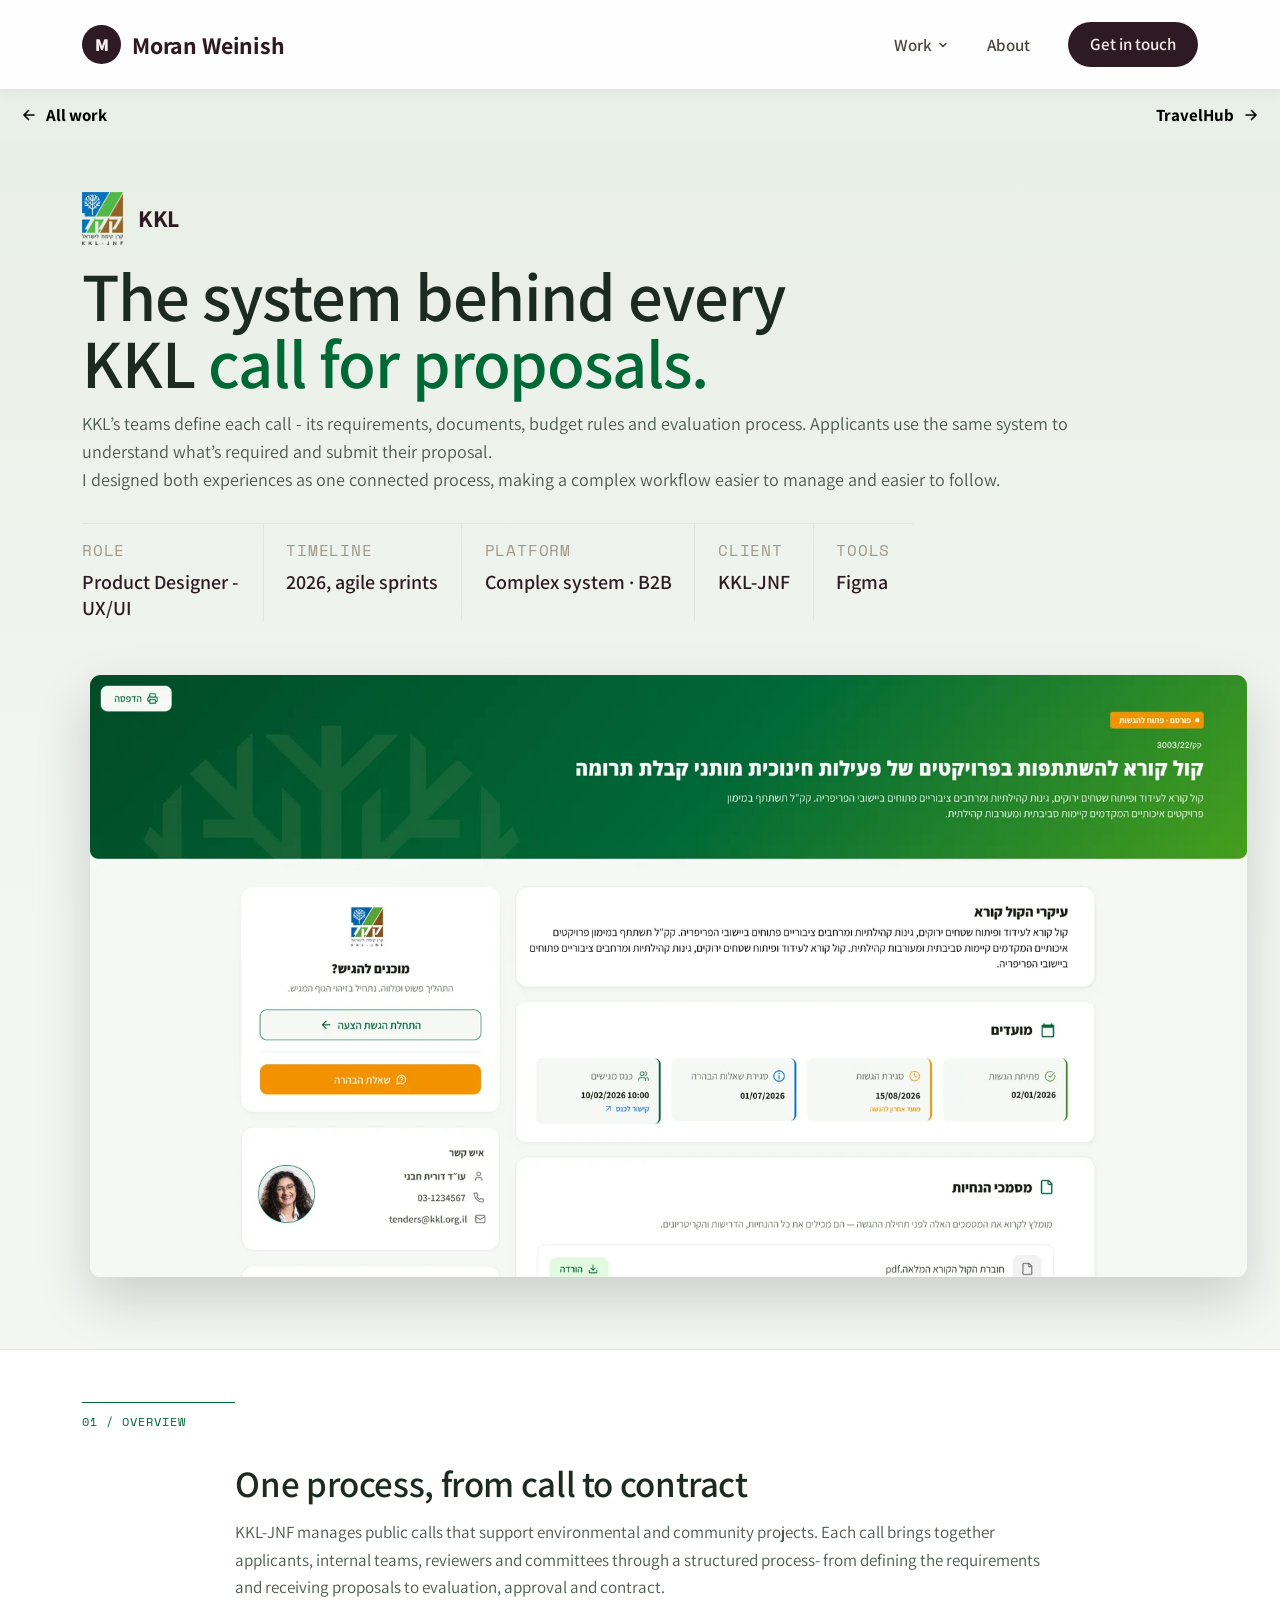
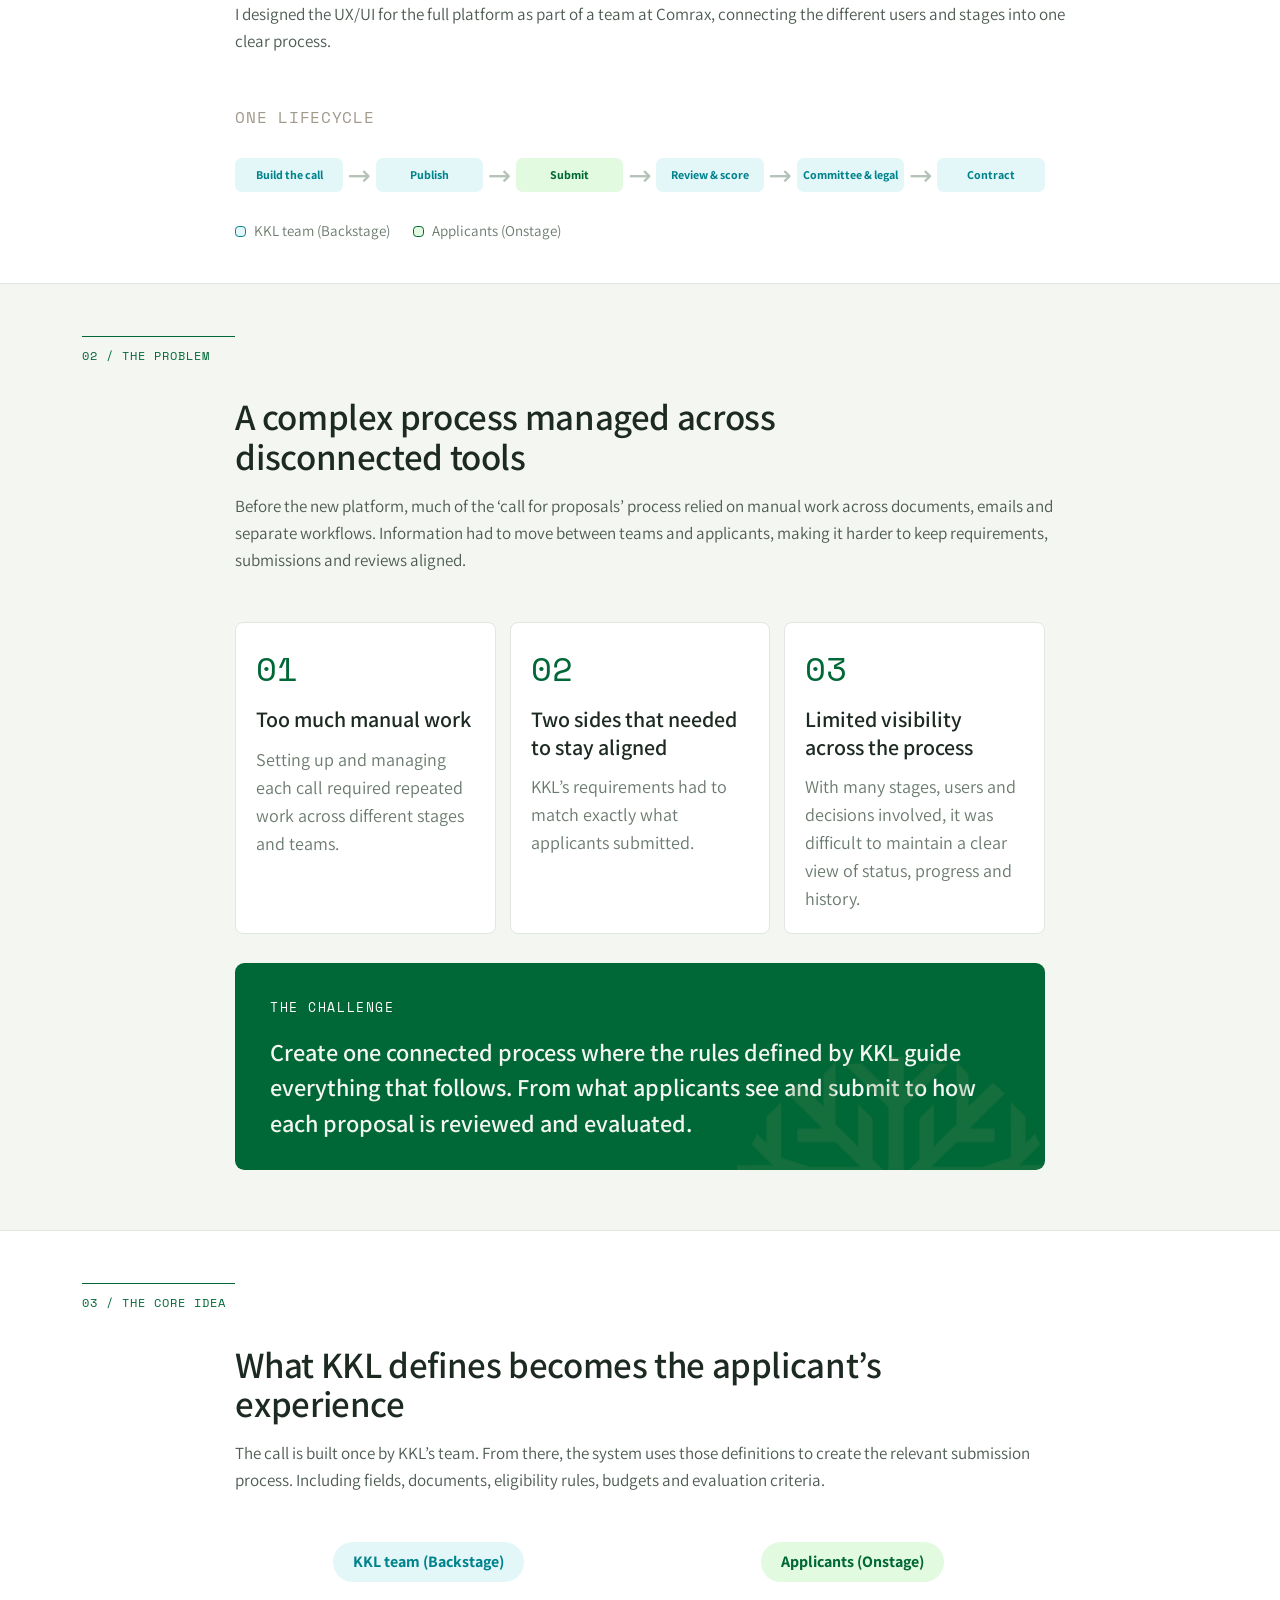
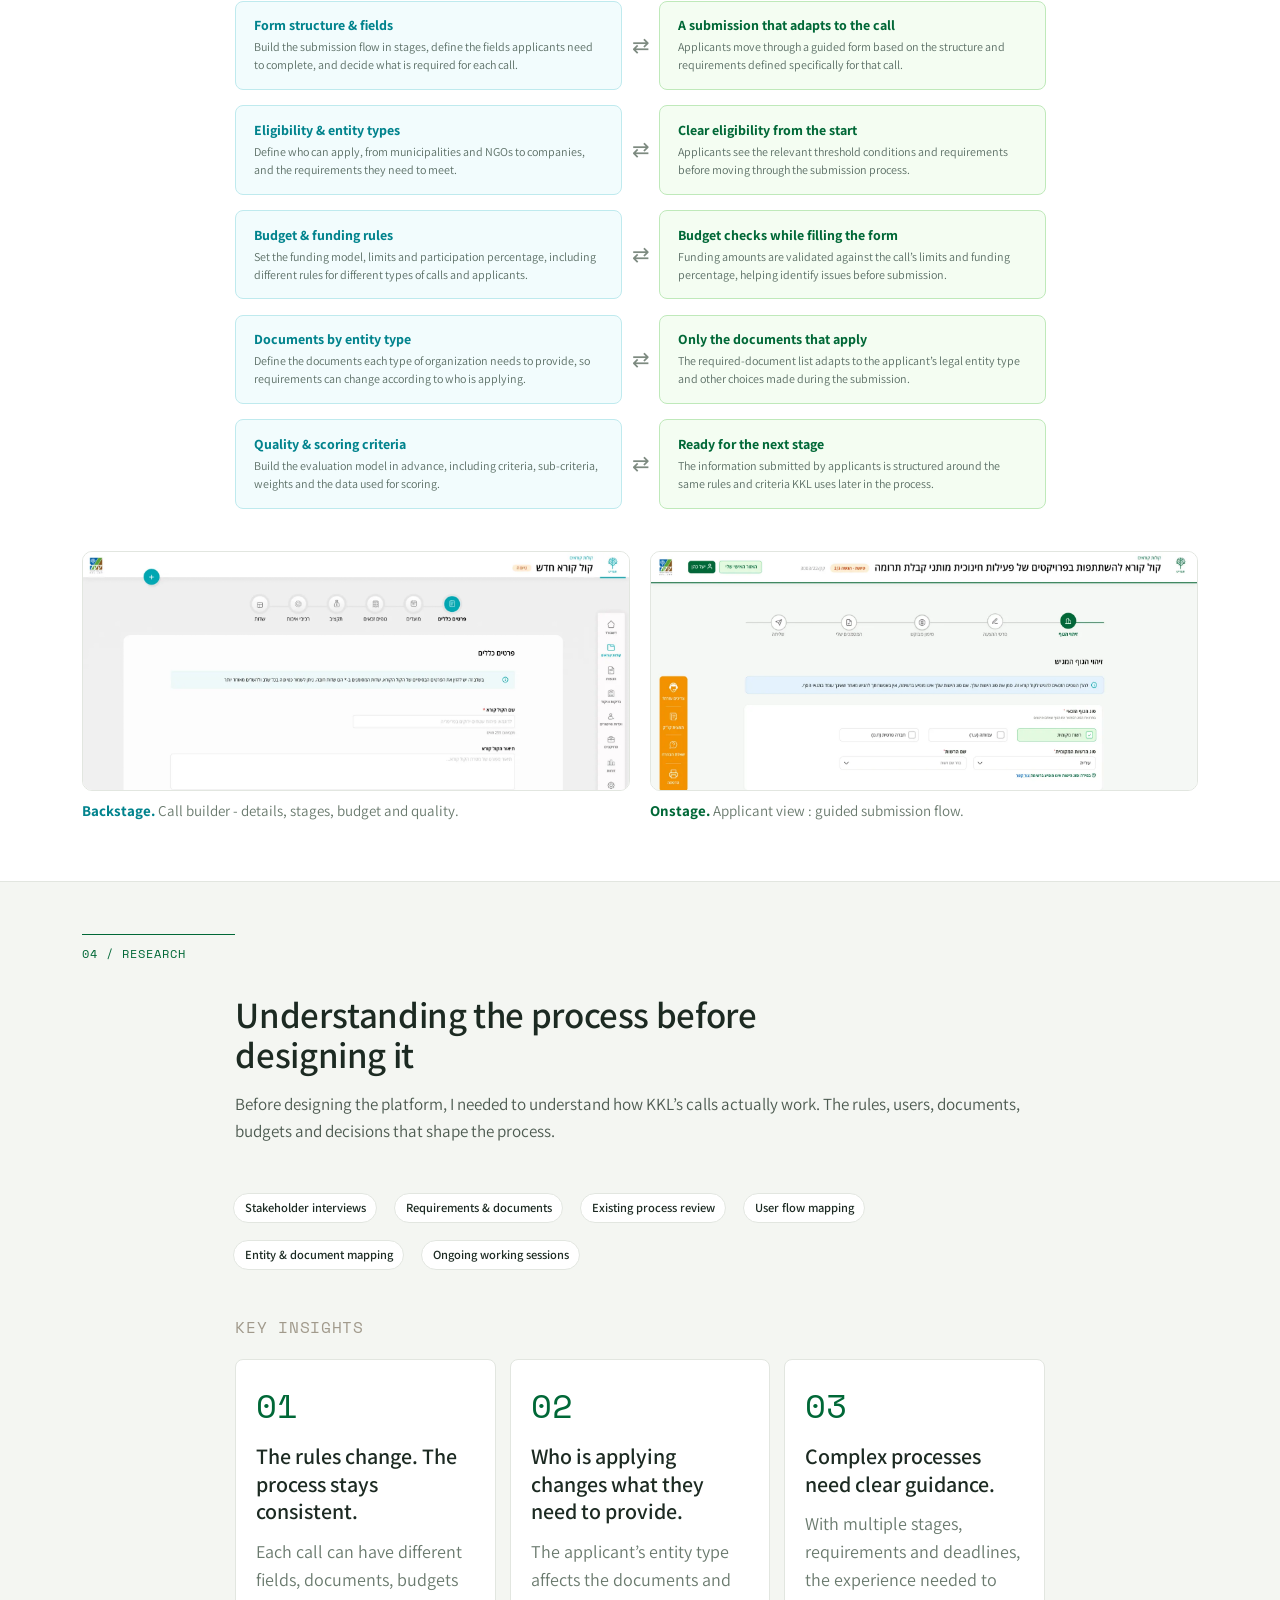
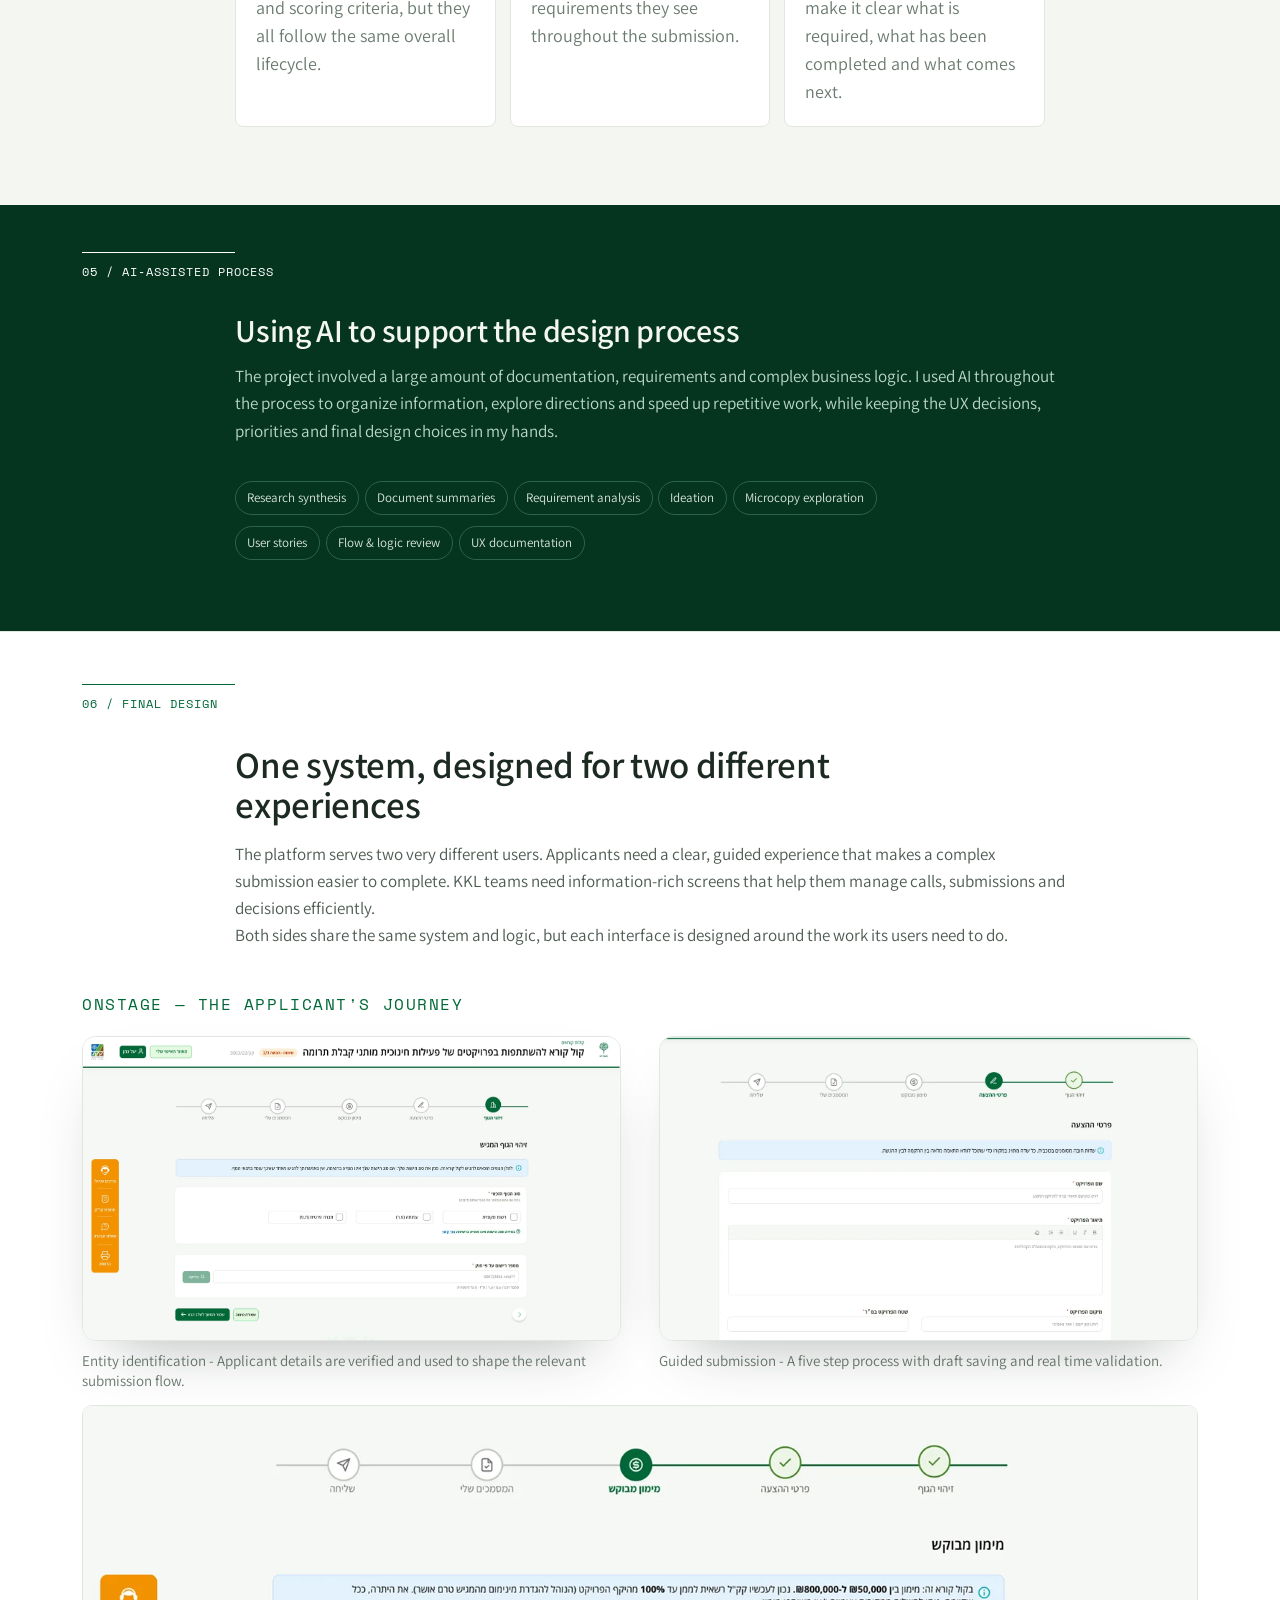
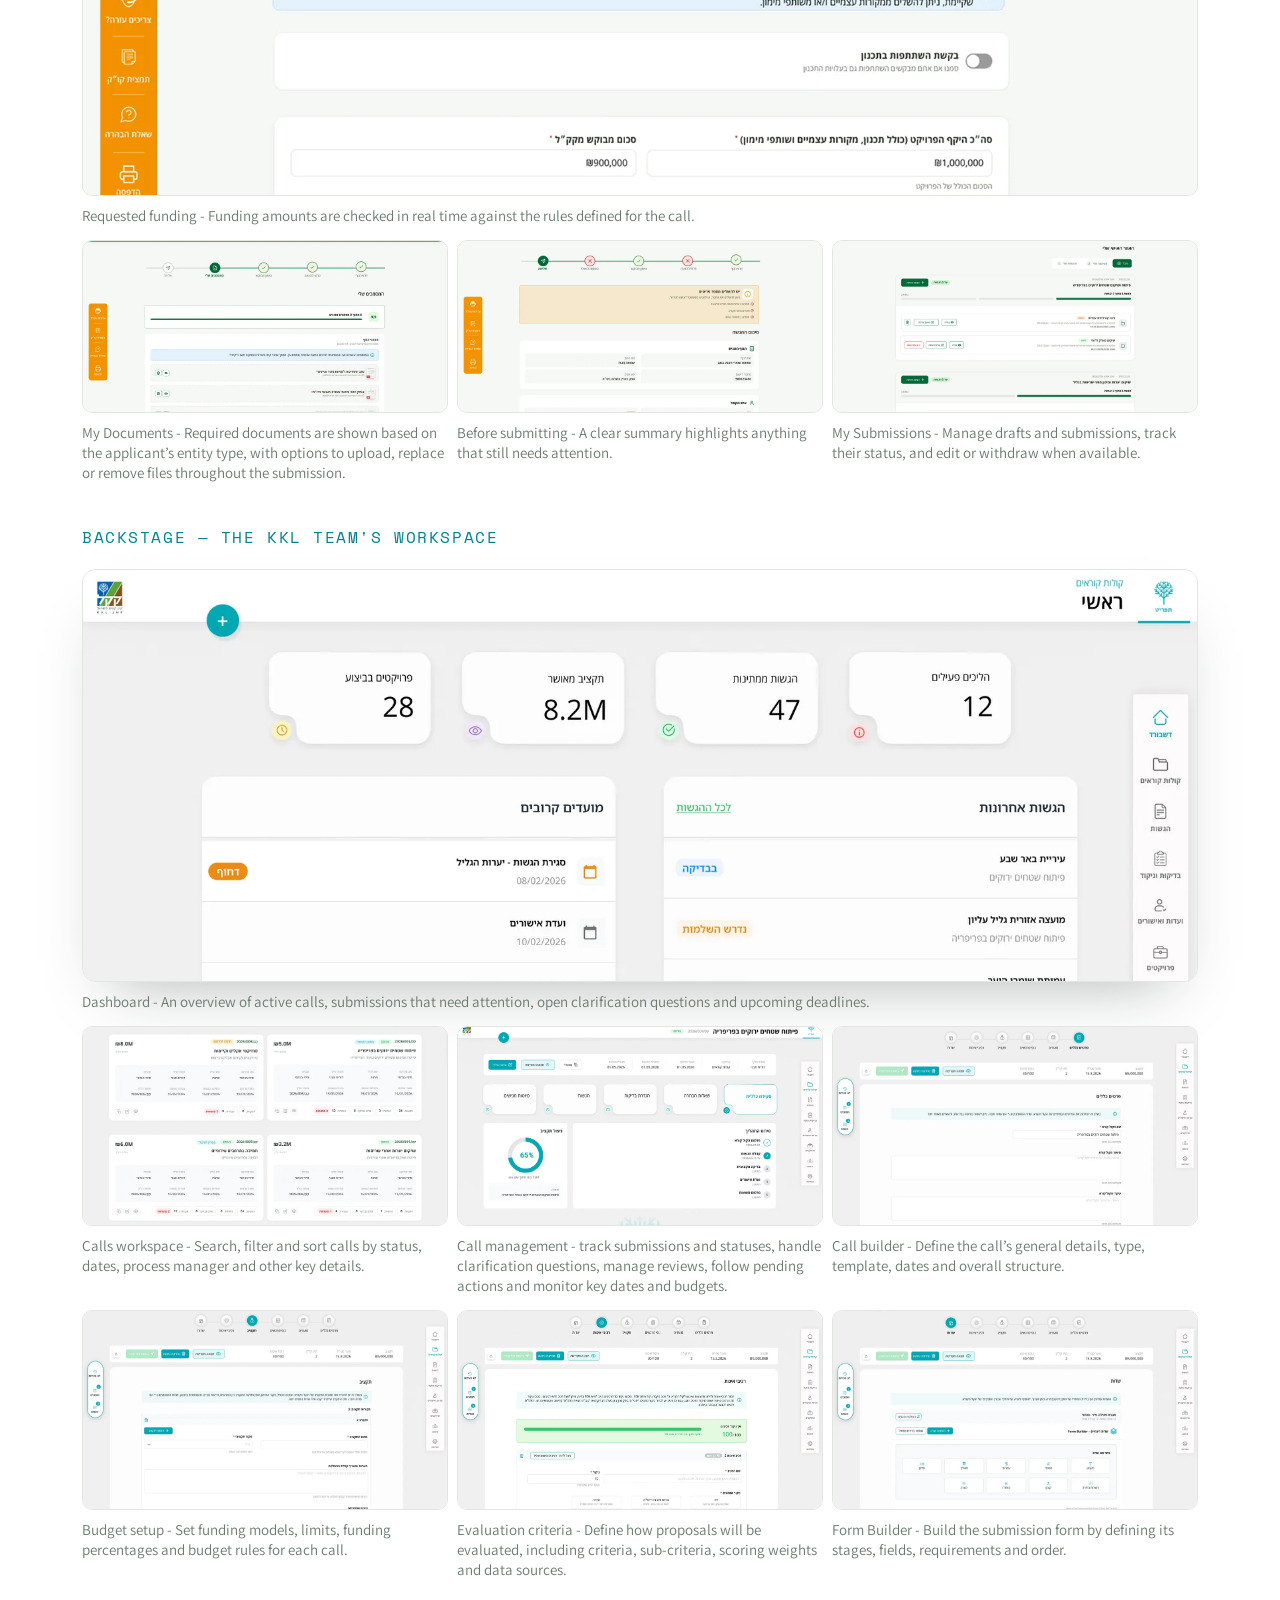
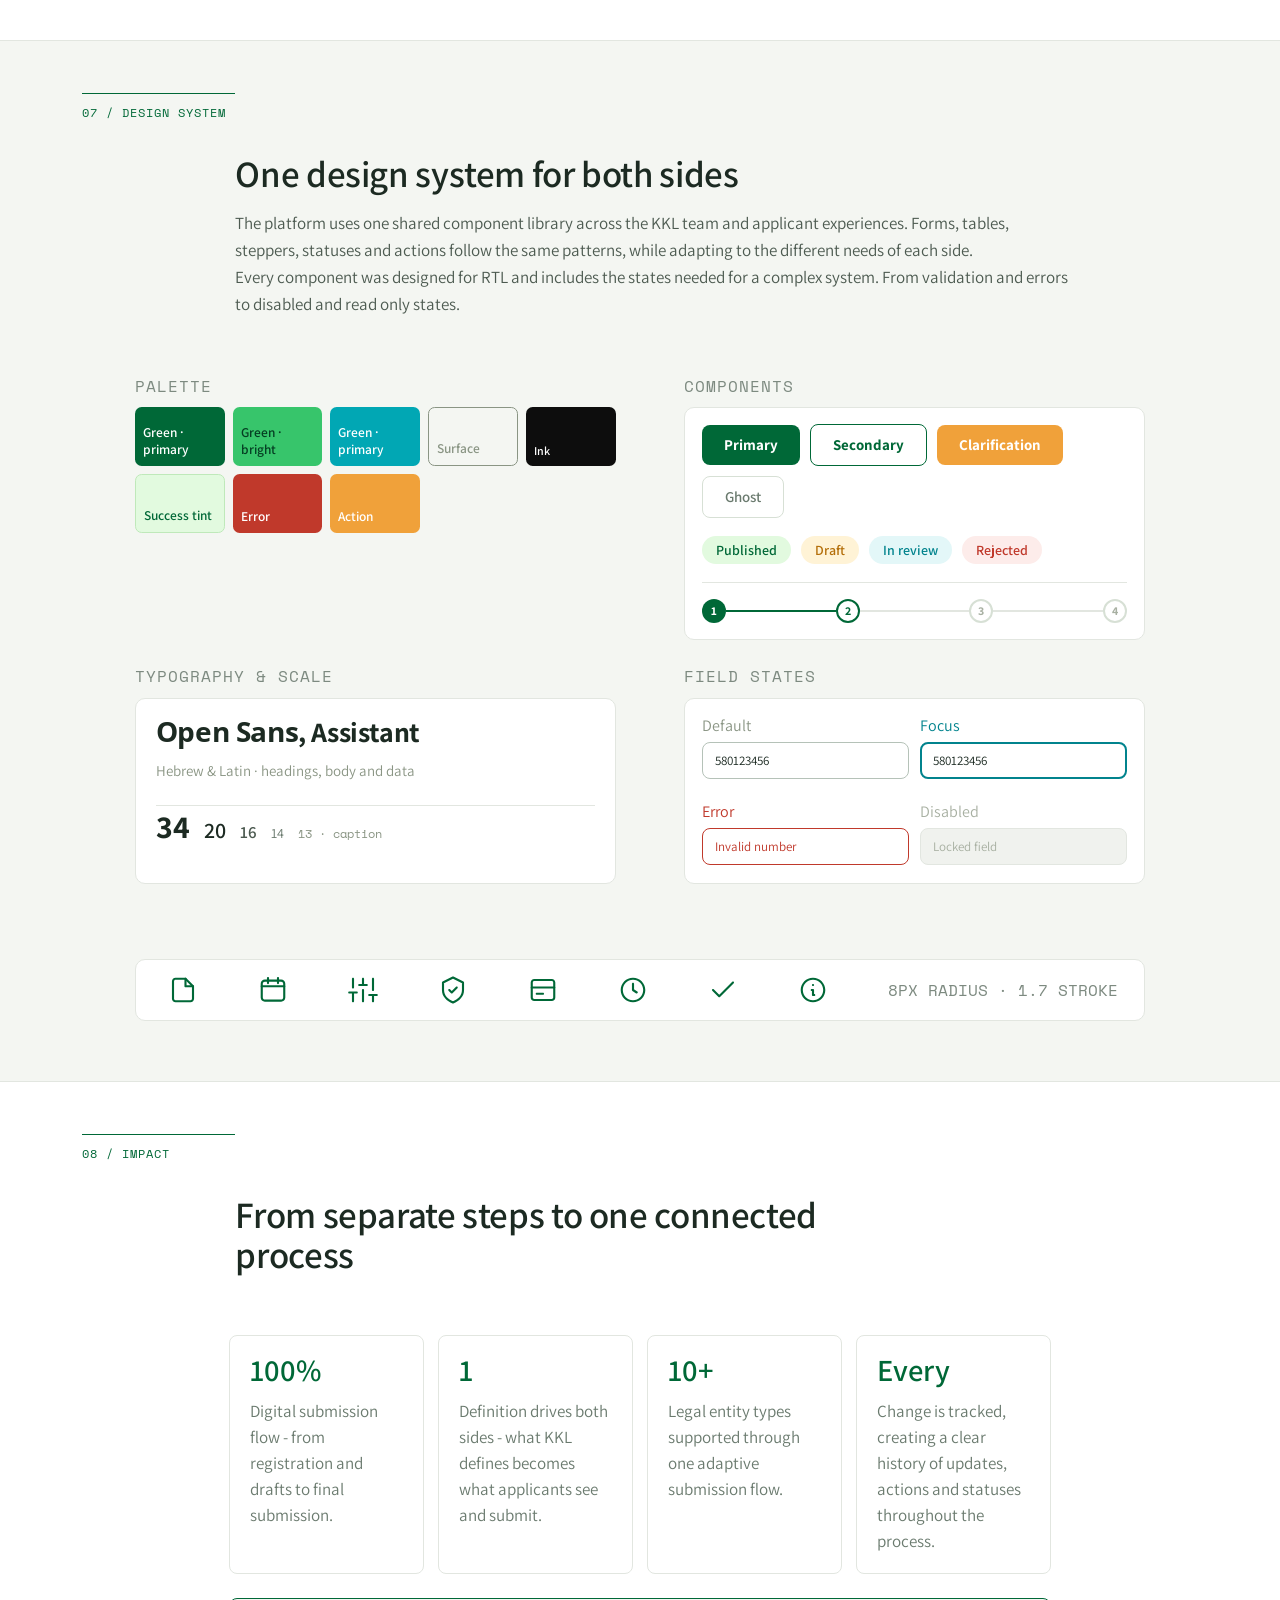
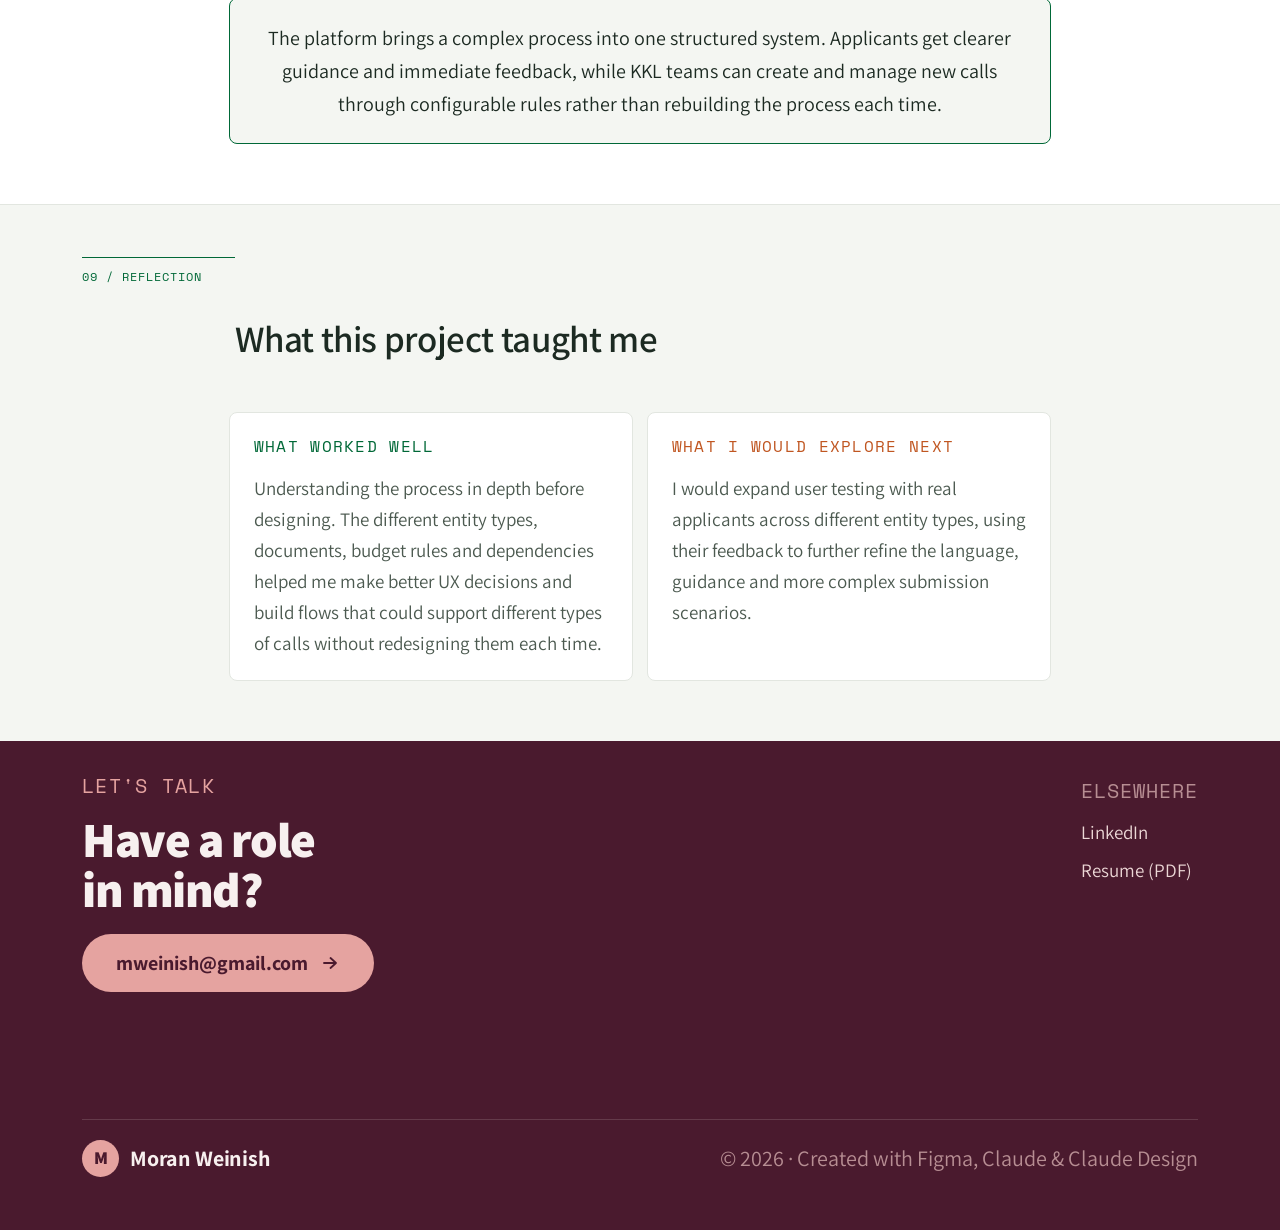
<file: work/kkl.html>
<!doctype html>
<html lang="en">
<head>
  <meta charset="utf-8">
  <meta name="viewport" content="width=device-width, initial-scale=1">
  <meta name="build" content="v1.0.34">
  <title>KKL — call for proposals platform · Moran Weinish</title>
  <meta name="description" content="Case study: designing the system behind every KKL-JNF call for proposals. One connected process for KKL teams (Backstage) and applicants (Onstage). UX/UI by Moran Weinish at Comrax.">
  <link rel="canonical" href="https://moran-weinish.vercel.app/work/kkl">
  <meta name="theme-color" content="#f4f6f2">
  <meta property="og:type" content="article">
  <meta property="og:title" content="KKL — the system behind every call for proposals">
  <meta property="og:description" content="One connected process for KKL teams and applicants. Case study by Moran Weinish.">
  <meta property="og:url" content="https://moran-weinish.vercel.app/work/kkl">
  <meta property="og:image" content="https://moran-weinish.vercel.app/assets/img/kkl/hero.webp">
  <meta name="twitter:card" content="summary_large_image">
  <link rel="icon" href="/favicon.svg" type="image/svg+xml">
  <link rel="apple-touch-icon" href="/apple-touch-icon.png">
  <link rel="preconnect" href="https://fonts.googleapis.com">
  <link rel="preconnect" href="https://fonts.gstatic.com" crossorigin>
  <link rel="stylesheet" href="https://fonts.googleapis.com/css2?family=Assistant:wght@400;600;700;800&family=Space+Mono&family=Open+Sans:wght@700&display=swap">
  <script src="/js/splash.js"></script>
  <link rel="stylesheet" href="/css/tokens.css">
  <link rel="stylesheet" href="/css/site.css">
  <link rel="stylesheet" href="/css/case.css">
  <style>
    /* KKL palette — from the Figma "kkl" frame */
    body.case {
      --cs-bg: #f4f6f2; --cs-hero-from: #e8efe6;
      --cs-ink: #1c2a22; --cs-body: #4c5a50; --cs-body-2: #6a7a6e;
      --cs-line: #e2e6e0; --cs-line-2: #b5c2b8;
      --cs-accent: #006837; --cs-dark: #05341f; --cs-dark-text: #bcd9c6; --cs-dark-line: #2e6448; --cs-dark-chip: #d9e6dc;
      --cs-accent-a: #01838d; --cs-tint-a: #e3f7f8;   /* KKL team · Backstage */
      --cs-accent-b: #006837; --cs-tint-b: #e2fadf;   /* Applicants · Onstage */
      --cs-step-a-bg: #f2fcfd; --cs-step-a-line: #bfeaee;   /* Backstage cards */
      --cs-step-b-bg: #f4fdf2; --cs-step-b-line: #bfe9ba;   /* Onstage cards */
    }
    /* "call for proposals." is the Fun Green style in Figma */
    .cs-hero h1 .accent { color: var(--cs-accent); }
    /* section 08: the 1234 centred block is shared (case.css) — only the gap is page-specific */
    @media (min-width: 1024px) { .stats { margin-top: 60px; } }

    /* ---- hero, fig 115:4418 / 226:1167 (checked against the live prototype 2026-09-29):
       brand 220, h1 298, lede 520, meta 719, image 906 at 1920. The image is
       1736 x 902 at x 135 — 12 in from the gutter and 74 past the column on the
       right, off-centre as designed. ---- */
    @media (min-width: 1024px) {
      .cs-hero .wrap > .cs-brand { display: flex; width: max-content; margin-top: calc(59 * var(--k)); }  /* flex: no line box under the logo */
      .cs-hero h1 { margin-top: calc(25 * var(--k)); }
      .cs-hero .lede { margin-top: calc(19 * var(--k)); }
      .cs-meta { margin-top: calc(43 * var(--k)); }
      .cs-hero-shot { width: calc(1736 * var(--k)); margin: calc(81 * var(--k)) 0 calc(109 * var(--k)) calc(12 * var(--k)); }
      .cs-hero-shot img { box-shadow: 0 calc(34 * var(--k)) calc(79 * var(--k)) rgba(20, 35, 38, .18); }
    }

    /* ---- 02: the green banner sits 43 below the cards (fig 46:229 → 46:251) ---- */
    @media (min-width: 1024px) { .banner { margin-top: calc(43 * var(--k)); } }

    /* ---- every section head: the label rule is 230 wide in shots 2 and 3,
       i.e. it runs through the 5px gap to where the heading column starts ---- */
    @media (min-width: 1024px) { .cs-num { margin-right: calc(-5 * var(--k)); } }

    /* ---- 03: screenshot pair — fig 46:345, 64 below the compare grid, gap 31 ---- */
    .shots.idea { margin-top: 48px; }
    @media (min-width: 1024px) { .shots.idea { margin-top: calc(64 * var(--k)); gap: calc(31 * var(--k)); } }

    /* ---- 04: research chips — fig 133:7232: 37.5 tall, 8/16 padding, gap 25.
       The row is 1221 wide from x 350, 3px past the text column on each side. ---- */
    @media (min-width: 1024px) {
      .chips:not(.indent) { gap: calc(25 * var(--k)); margin-inline: calc(-3 * var(--k)) calc(-4 * var(--k)); }
      .chips:not(.indent) li { padding: calc(8 * var(--k)) calc(16 * var(--k)); font-size: max(12.5px, calc(14.23 * var(--k))); line-height: 1.37; }
    }

    /* ---- 06: each screenshot shows the Figma paint crop. --x/--y are the crop
       offset, --w/--h the visible fraction (paint transform m02/m12, m00/m11);
       the frame keeps the node's aspect, so the image is sized up by 1/--w and
       1/--h and shifted by the offset. The file itself stays full, so the
       lightbox (img.currentSrc) still opens the whole screen. ---- */
    .shot .frame.crop { position: relative; }
    .shot .frame.crop img {
      position: absolute; max-width: none; object-fit: cover;
      width: calc(100% / var(--w, 1)); height: calc(100% / var(--h, 1));
      left: calc(var(--x, 0) / var(--w, 1) * -100%); top: calc(var(--y, 0) / var(--h, 1) * -100%);
    }
    /* 46:472 is a FILL paint: Figma centres it rather than pinning the top */
    .shot .frame.fill img { object-position: 50% 50%; }

    /* ---- 07: design system, from shot 3 (newer than the export) ---- */
    .swatches .sm { font-size: 13px; }
    .type-sample .face .os { font-family: "Open Sans", var(--sans); font-weight: 700; }
    .ds .comp .ds-btn { line-height: 20px; }            /* 40 tall, 42 with a border (46:584/586) */
    .ds .comp .ds-tag { line-height: 18px; }            /* 28 tall (46:593) */
    .fields label { line-height: 21px; }
    .fields span { line-height: 17px; }                 /* 37 tall (46:619) */
    .fields span.focus { padding: 8px 11px; }           /* 2px border, same 37 */
    .ico-label { font-weight: 400; letter-spacing: 1.04px; color: #7d8a80; margin-top: 30px; }
    .icons.ico { margin-top: 14px; }
    .icons.ico .note { text-transform: uppercase; letter-spacing: 0; }
    @media (min-width: 1024px) {
      .sec-ds .cs-body-text { max-width: calc(1250 * var(--k)); }   /* 46:538, 4 lines */
      /* the grid, the iconography label and its panel are inset 79 on both sides:
         202 → 1718 at 1920, columns 722 | 692 */
      .ds { margin: calc(83 * var(--k)) calc(79 * var(--k)) 0; }
      .ds h3 { margin-bottom: calc(14 * var(--k)); }
      .swatches span { padding: calc(12 * var(--k)); }
      .swatches .sm { font-size: max(12px, calc(13 * var(--k))); }
      .type-sample { padding: calc(28 * var(--k)) calc(30 * var(--k)) calc(26 * var(--k)); }
      .type-sample .face { font-size: max(28px, calc(40 * var(--k))); letter-spacing: -0.4px; }
      .type-sample .sub { margin-top: calc(21 * var(--k)); line-height: 20px; }
      .type-sample .scale { margin-top: calc(37 * var(--k)); padding-top: calc(5 * var(--k)); }
      .type-sample .scale span { line-height: 1; }
      .ds .comp { min-height: calc(212 * var(--k)); }
      .fields { padding: calc(24 * var(--k)) calc(26 * var(--k)) calc(27 * var(--k)); gap: calc(34 * var(--k)) calc(16 * var(--k)); }
      .ico-label { margin: calc(56 * var(--k)) calc(79 * var(--k)) 0; }
      .icons.ico { margin: calc(20 * var(--k)) calc(79 * var(--k)) 0; padding: calc(22.5 * var(--k)) calc(40 * var(--k)) calc(22.5 * var(--k)) calc(48 * var(--k));
                   justify-content: space-between; gap: calc(24 * var(--k)); flex-wrap: nowrap; }
      .icons.ico .note { margin-left: 0; }
    }
    .fields { grid-template-columns: repeat(2, minmax(0, 1fr)); }   /* 2 × 2, fig 46:615 */
    @media (min-width: 1024px) {
      /* 2 × 2: Palette | Components over Typography | Field states, rows level */
      .ds { grid-template-columns: calc(722 * var(--k)) calc(692 * var(--k)); justify-content: space-between; gap: calc(36 * var(--k)) 0; }
      .ds > div { display: flex; flex-direction: column; }
      .ds > div > .panel { flex: 1; }
    }
    /* 1024–1199: too narrow for five swatches beside the components panel, so the
       top row stacks (case.css collapses .ds here too); Typography | Field states
       still fit side by side at their design widths */
    @media (min-width: 1024px) and (max-width: 1199px) {
      .ds { grid-template-columns: calc(722 * var(--k)) calc(692 * var(--k)); gap: 40px 0; }
      .ds > div:nth-child(-n+2) { grid-column: 1 / -1; }
    }

    /* ---- 09: reflection, from shot 2 — 80 below the heading, a centred 1234
       block (cards 607), and the rule 70 below the cards ---- */
    @media (min-width: 1024px) {
      .reflect { margin-top: calc(80 * var(--k)); gap: calc(20 * var(--k)); }   /* width: the shared 1234 block */
      .reflect div { padding: calc(32 * var(--k)) calc(36 * var(--k)); }   /* 177:3792 */
    }

    /* ---- 05: a size down from the other heads (was inline, which also beat the
       shared phone sizes) ---- */
    @media (min-width: 768px) {
      .dark .cs-h2 { font-size: clamp(28px, 2.5vw, 48px); }
      .dark .cs-body-text { font-size: clamp(17px, 1.1vw, 21px); }
    }

    /* ---- phones: the desktop card padding and type left the cards, banner and
       §08–§09 blocks twice as tall as their text needed at 390 ---- */
    @media (max-width: 767px) {
      .cs-meta dd { font-size: 17px; line-height: 23px; }
      .ncards { gap: 12px; }
      .ncards li { padding: 22px 22px 24px; }
      .ncards .n { font-size: 28px; }
      .ncards h3 { margin-top: 8px; font-size: 19px; }
      .ncards p { margin-top: 8px; font-size: 16px; line-height: 25px; }
      .banner { padding: 28px 24px; }
      .banner p { font-size: 19px; line-height: 1.45; }
      .compare .pill { padding: 7px 10px; font-size: 13px; }
      .compare .step.a ~ .step.a { margin-top: 12px; }   /* a gap between each Backstage → Onstage pair */
      .type-sample .face { font-size: 30px; }
      .stats { gap: 12px; }
      .stats li { padding: 22px 24px; }
      .stats b { font-size: 36px; }
      .stats p { margin-top: 10px; font-size: 16px; line-height: 25px; }
      .summary { padding: 24px 22px; font-size: 17px; line-height: 28px; }
      .reflect { gap: 12px; }
      .reflect div { padding: 24px 22px; }
      .reflect p { margin-top: 12px; font-size: 17px; line-height: 28px; }
    }
      /* ---- phones: §01 flow like Bara's (a vertical chain), §04 not a list (Itzik 2026-09-29) ---- */
    @media (max-width: 767px) {
      .pipe { flex-direction: column; flex-wrap: nowrap; align-items: stretch; gap: 4px; margin-top: 20px; }
      .pipe span { min-width: 0; padding: 14px 16px; font-size: 16px; line-height: 1.25; }
      .pipe i { align-self: center; font-size: 26px; transform: rotate(90deg); }
      .pipe + .legend { justify-content: center; }
      .cs-label.lifecycle { display: block; text-align: center; }
      .chips.methods { display: grid; grid-template-columns: repeat(2, minmax(0, 1fr)); gap: 8px; }
      .chips.methods li { display: grid; place-items: center; min-height: 56px; padding: 10px 12px; border-radius: 14px;
                          text-align: center; font-size: 14px; line-height: 1.3; white-space: normal; }
      .ncards.insights { display: flex; overflow-x: auto; overscroll-behavior-x: contain; scroll-snap-type: x mandatory;
                         gap: 12px; margin-inline: calc(-1 * var(--gutter)); padding-inline: var(--gutter);
                         scroll-padding-inline: var(--gutter); scrollbar-width: none; }
      .ncards.insights::-webkit-scrollbar { display: none; }
      .ncards.insights li { flex: 0 0 84%; min-width: 0; scroll-snap-align: start; }
    }
  </style>
</head>
<body class="case">

<div class="splash" aria-hidden="true">
  <div class="splash-in">
    <p class="splash-name"><span><b>Moran</b></span><span><b>Weinish</b></span></p>
    <i class="splash-bar"></i>
    <p class="splash-role"><span>Product &amp; UX/UI Designer</span><i></i></p>
  </div>
</div>

<header class="nav">
  <div class="wrap">
    <a class="brand" href="/"><span class="brand-mark" aria-hidden="true">M</span><span>Moran Weinish</span></a>
    <ul class="nav-links">
      <li class="has-menu"><a href="/#work" aria-haspopup="true">Work <svg class="chev" viewBox="0 0 12 12" aria-hidden="true"><path d="M3 4.5 6 7.5 9 4.5" fill="none" stroke="currentColor" stroke-width="1.6" stroke-linecap="round" stroke-linejoin="round"/></svg></a>
        <ul class="menu" aria-label="Case studies">
          <li><a href="/work/kkl" aria-current="page">KKL</a></li>
          <li><a href="/work/travelhub">TravelHub</a></li>
          <li><a href="/work/bara">Bara Herbs</a></li>
          <li><a href="/work/suzuki">Suzuki Israel</a></li>
        </ul>
      </li>
      <li><a href="/#about">About</a></li>
      <li><a class="btn btn-dark" href="#contact">Get in touch</a></li>
    </ul>
    <button class="nav-toggle" aria-label="Menu" aria-expanded="false" aria-controls="drawer"><span></span></button>
  </div>
  <nav class="nav-drawer" id="drawer" aria-label="Mobile">
    <ul class="wrap">
      <li><a href="/#work">Work</a></li>
      <li><a href="/#about">About</a></li>
      <li><a class="btn btn-dark" href="#contact">Get in touch</a></li>
    </ul>
  </nav>
</header>

<main>

  <!-- ============ HEADER ============ -->
  <nav class="cs-topnav" aria-label="Case studies">
    <a class="back" href="/#work"><svg width="18" height="18" viewBox="0 0 18 18" fill="none" stroke="currentColor" stroke-width="1.65" stroke-linecap="round" stroke-linejoin="round" aria-hidden="true"><path d="M14 9H4M8.5 4.5 4 9l4.5 4.5"/></svg><span class="n">All work</span></a>
    <a class="fwd" href="/work/travelhub"><span class="n">TravelHub</span><svg width="18" height="18" viewBox="0 0 18 18" fill="none" stroke="currentColor" stroke-width="1.65" stroke-linecap="round" stroke-linejoin="round" aria-hidden="true"><path d="M4 9h10M9.5 4.5 14 9l-4.5 4.5"/></svg></a>
  </nav>
  <header class="cs-hero">
    <div class="wrap">
      <p class="cs-brand"><img src="/assets/img/kkl/logo.webp" alt="" width="41" height="53">KKL</p>
      <h1>The system behind every <br class="wide">KKL <span class="accent">call for proposals.</span></h1>
      <p class="lede">KKL’s teams define each call - its requirements, documents, budget rules and evaluation process. Applicants use the same system to understand what’s required and submit their proposal.<br>I designed both experiences as one connected process, making a complex workflow easier to manage and easier to follow.</p>
      <dl class="cs-meta">
        <div><dt>Role</dt><dd>Product Designer&nbsp;- UX/UI</dd></div>
        <div><dt>Timeline</dt><dd>2026, agile sprints</dd></div>
        <div><dt>Platform</dt><dd>Complex system · B2B</dd></div>
        <div><dt>Client</dt><dd>KKL-JNF</dd></div>
        <div><dt>Tools</dt><dd>Figma</dd></div>
      </dl>
      <div class="cs-hero-shot reveal">
        <img src="/assets/img/kkl/hero.webp" alt="KKL platform: the call-for-proposals dashboard" width="1736" height="1404" style="aspect-ratio:1736/902;object-fit:cover;object-position:top">
      </div>
    </div>
  </header>

  <!-- ============ 01 OVERVIEW ============ -->
  <section class="cs-section alt" data-pad="90 60">
    <div class="wrap">
      <div class="cs-head reveal">
        <span class="cs-num">01 / Overview</span>
        <div>
          <h2 class="cs-h2">One process, from call to contract</h2>
          <div class="cs-body-text">
            <p>KKL-JNF manages public calls that support environmental and community projects. Each call brings together applicants, internal teams, reviewers and committees through a structured process- from defining the requirements and receiving proposals to evaluation, approval and contract.</p>
            <p>I designed the UX/UI for the full platform as part of a team at Comrax, connecting the different users and stages into one clear process.</p>
          </div>
        </div>
      </div>
      <div class="cs-content reveal">
        <span class="cs-label lifecycle">One lifecycle</span>
        <div class="pipe">
          <span class="a">Build the call</span><i aria-hidden="true">→</i>
          <span class="a">Publish</span><i aria-hidden="true">→</i>
          <span class="b">Submit</span><i aria-hidden="true">→</i>
          <span class="a">Review &amp; score</span><i aria-hidden="true">→</i>
          <span class="a">Committee &amp; legal</span><i aria-hidden="true">→</i>
          <span class="a">Contract</span>
        </div>
        <div class="legend"><span class="a">KKL team (Backstage)</span><span class="b">Applicants (Onstage)</span></div>
      </div>
    </div>
  </section>

  <!-- ============ 02 PROBLEM ============ -->
  <section class="cs-section">
    <div class="wrap">
      <div class="cs-head reveal">
        <span class="cs-num">02 / The problem</span>
        <div>
          <h2 class="cs-h2">A complex process managed across disconnected tools</h2>
          <div class="cs-body-text"><p>Before the new platform, much of the ‘call for proposals’ process relied on manual work across documents, emails and separate workflows. Information had to move between teams and applicants, making it harder to keep requirements, submissions and reviews aligned.</p></div>
        </div>
      </div>
      <div class="cs-content reveal">
        <ol class="ncards">
          <li><span class="n">01</span><h3>Too much manual work</h3><p>Setting up and managing each call required repeated work across different stages and teams.</p></li>
          <li><span class="n">02</span><h3>Two sides that needed to stay aligned</h3><p>KKL’s requirements had to match exactly what applicants submitted.</p></li>
          <li><span class="n">03</span><h3>Limited visibility across the process</h3><p>With many stages, users and decisions involved, it was difficult to maintain a clear view of status, progress and history.</p></li>
        </ol>
        <div class="banner">
          <span class="cs-label">The challenge</span>
          <p>Create one connected process where the rules defined by KKL guide everything that follows. From what applicants see and submit to how each proposal is reviewed and evaluated.</p>
          <img src="/assets/img/kkl/challenge-art.webp" alt="" width="355" height="136" aria-hidden="true">
        </div>
      </div>
    </div>
  </section>

  <!-- ============ 03 CORE IDEA ============ -->
  <section class="cs-section alt">
    <div class="wrap">
      <div class="cs-head reveal">
        <span class="cs-num">03 / The core idea</span>
        <div>
          <h2 class="cs-h2">What KKL defines becomes the applicant’s experience</h2>
          <div class="cs-body-text"><p>The call is built once by KKL’s team. From there, the system uses those definitions to create the relevant submission process. Including fields, documents, eligibility rules, budgets and evaluation criteria.</p></div>
        </div>
      </div>

      <div class="cs-content reveal">
        <div class="compare">
          <span class="pill a">KKL team (Backstage)</span>
          <span class="pill b">Applicants (Onstage)</span>
          <div class="step a"><h3>Form structure &amp; fields</h3><p>Build the submission flow in stages, define the fields applicants need to complete, and decide what is required for each call.</p></div>
          <i class="compare-sep" aria-hidden="true"></i>
          <div class="step b"><h3>A submission that adapts to the call</h3><p>Applicants move through a guided form based on the structure and requirements defined specifically for that call.</p></div>
          <div class="step a"><h3>Eligibility &amp; entity types</h3><p>Define who can apply, from municipalities and NGOs to companies, and the requirements they need to meet.</p></div>
          <i class="compare-sep" aria-hidden="true"></i>
          <div class="step b"><h3>Clear eligibility from the start</h3><p>Applicants see the relevant threshold conditions and requirements before moving through the submission process.</p></div>
          <div class="step a"><h3>Budget &amp; funding rules</h3><p>Set the funding model, limits and participation percentage, including different rules for different types of calls and applicants.</p></div>
          <i class="compare-sep" aria-hidden="true"></i>
          <div class="step b"><h3>Budget checks while filling the form</h3><p>Funding amounts are validated against the call’s limits and funding percentage, helping identify issues before submission.</p></div>
          <div class="step a"><h3>Documents by entity type</h3><p>Define the documents each type of organization needs to provide, so requirements can change according to who is applying.</p></div>
          <i class="compare-sep" aria-hidden="true"></i>
          <div class="step b"><h3>Only the documents that apply</h3><p>The required-document list adapts to the applicant’s legal entity type and other choices made during the submission.</p></div>
          <div class="step a"><h3>Quality &amp; scoring criteria</h3><p>Build the evaluation model in advance, including criteria, sub-criteria, weights and the data used for scoring.</p></div>
          <i class="compare-sep" aria-hidden="true"></i>
          <div class="step b"><h3>Ready for the next stage</h3><p>The information submitted by applicants is structured around the same rules and criteria KKL uses later in the process.</p></div>
        </div>
      </div>

      <div class="cs-content full shots two idea reveal">
        <div class="shot"><figure>
          <div class="frame h360"><img src="/assets/img/kkl/idea-backstage.webp" alt="Backstage: call builder, general details tab" loading="lazy"></div>
          <figcaption><b>Backstage.</b> Call builder - details, stages, budget and quality.</figcaption>
        </figure></div>
        <div class="shot"><figure>
          <div class="frame h360"><img src="/assets/img/kkl/idea-onstage.webp" alt="Onstage: the same call rendered as the applicant's guided submission" loading="lazy"></div>
          <figcaption><b class="b">Onstage.</b> Applicant view : guided submission flow.</figcaption>
        </figure></div>
      </div>
    </div>
  </section>

  <!-- ============ 04 RESEARCH ============ -->
  <section class="cs-section">
    <div class="wrap">
      <div class="cs-head reveal">
        <span class="cs-num">04 / Research</span>
        <div>
          <h2 class="cs-h2">Understanding the process before <br class="wide">designing it</h2>
          <div class="cs-body-text"><p>Before designing the platform, I needed to understand how KKL’s calls actually work. The rules, users, documents, budgets and decisions that shape the process.</p></div>
        </div>
      </div>
      <div class="cs-content">
        <ul class="chips reveal methods">
          <li>Stakeholder interviews</li><li>Requirements &amp; documents</li><li>Existing process review</li><li>User flow mapping</li><li>Entity &amp; document mapping</li><li>Ongoing working sessions</li>
        </ul>
        <p class="cs-label reveal" style="margin-top:46px">Key insights</p>
        <ol class="ncards insights reveal" style="margin-top:20px">
          <li><span class="n">01</span><h3>The rules change. The process stays consistent.</h3><p>Each call can have different fields, documents, budgets and scoring criteria, but they all follow the same overall lifecycle.</p></li>
          <li><span class="n">02</span><h3>Who is applying changes what they need to provide.</h3><p>The applicant’s entity type affects the documents and requirements they see throughout the submission.</p></li>
          <li><span class="n">03</span><h3>Complex processes need clear guidance.</h3><p>With multiple stages, requirements and deadlines, the experience needed to make it clear what is required, what has been completed and what comes next.</p></li>
        </ol>
      </div>
    </div>
  </section>

  <!-- ============ 05 AI ============ -->
  <section class="cs-section dark" data-pad="80 80">
    <div class="wrap">
      <div class="cs-head reveal">
        <span class="cs-num">05 / AI‑assisted process</span>
        <div>
          <h2 class="cs-h2">Using AI to support the design process</h2>
          <div class="cs-body-text"><p>The project involved a large amount of documentation, requirements and complex business logic. I used AI throughout the process to organize information, explore directions and speed up repetitive work, while keeping the UX decisions, priorities and final design choices in my hands.</p></div>
        </div>
      </div>
      <ul class="chips indent reveal">
        <li>Research synthesis</li><li>Document summaries</li><li>Requirement analysis</li><li>Ideation</li><li>Microcopy exploration</li><li>User stories</li><li>Flow &amp; logic review</li><li>UX documentation</li>
      </ul>
    </div>
  </section>

  <!-- ============ 06 FINAL DESIGN ============ -->
  <section class="cs-section alt" id="final">
    <div class="wrap">
      <div class="cs-head reveal">
        <span class="cs-num">06 / Final design</span>
        <div>
          <h2 class="cs-h2">One system, designed for two different experiences</h2>
          <div class="cs-body-text">
            <p>The platform serves two very different users. Applicants need a clear, guided experience that makes a complex submission easier to complete. KKL teams need information-rich screens that help them manage calls, submissions and decisions efficiently.</p>
            <p>Both sides share the same system and logic, but each interface is designed around the work its users need to do.</p>
          </div>
        </div>
      </div>

      <h3 class="shots-title">Onstage — the applicant's journey</h3>
      <div class="shots two reveal">
        <div class="shot"><figure>
          <div class="frame h460 raised crop" style="--x:0;--w:1;--y:0;--h:.942"><img src="/assets/img/kkl/onstage-entity.webp?v=2026-09-29" alt="Entity identification: type and legal registration number" loading="lazy"></div>
          <figcaption>Entity identification - Applicant details are verified and used to shape the relevant submission flow.</figcaption>
        </figure></div>
        <div class="shot"><figure>
          <div class="frame h460 raised crop" style="--x:.0713;--w:.8991;--y:.052;--h:.5023"><img src="/assets/img/kkl/onstage-guided.webp" alt="Guided five-step submission wizard" loading="lazy"></div>
          <figcaption>Guided submission - A five step process with draft saving and real time validation.</figcaption>
        </figure></div>
      </div>
      <div class="shots reveal">
        <div class="shot"><figure>
          <div class="frame h586 crop" style="--x:0;--w:1;--y:.08;--h:.3675"><img src="/assets/img/kkl/onstage-funding.webp?v=2026-09-29" alt="Requested funding step with live validation against the call's budget rules" loading="lazy"></div>
          <figcaption>Requested funding - Funding amounts are checked in real time against the rules defined for the call.</figcaption>
        </figure></div>
      </div>
      <div class="shots three reveal">
        <div class="shot"><figure>
          <div class="frame h260 crop" style="--y:.042;--h:.3603"><img src="/assets/img/kkl/onstage-documents.webp" alt="My Documents: required documents by entity type" loading="lazy"></div>
          <figcaption>My Documents - Required documents are shown based on the applicant’s entity type, with options to upload, replace or remove files throughout the submission.</figcaption>
        </figure></div>
        <div class="shot"><figure>
          <div class="frame h260 crop" style="--y:.0453;--h:.2878"><img src="/assets/img/kkl/onstage-summary.webp" alt="Summary before submitting" loading="lazy"></div>
          <figcaption>Before submitting - A clear summary highlights anything that still needs attention.</figcaption>
        </figure></div>
        <div class="shot"><figure>
          <div class="frame h260 crop" style="--y:.1491;--h:.5949"><img src="/assets/img/kkl/onstage-submissions.webp" alt="My Submissions list with statuses" loading="lazy"></div>
          <figcaption>My Submissions - Manage drafts and submissions, track their status, and edit or withdraw when available.</figcaption>
        </figure></div>
      </div>

      <h3 class="shots-title a">Backstage — the KKL team's workspace</h3>
      <div class="shots reveal">
        <div class="shot"><figure>
          <div class="frame h620 raised"><img src="/assets/img/kkl/backstage-dashboard.webp" alt="Backstage dashboard: active calls, submissions needing attention, deadlines" loading="lazy"></div>
          <figcaption>Dashboard - An overview of active calls, submissions that need attention, open clarification questions and upcoming deadlines.</figcaption>
        </figure></div>
      </div>
      <div class="shots three reveal">
        <div class="shot"><figure>
          <div class="frame h300 crop" style="--w:.9399;--y:.2702;--h:.391"><img src="/assets/img/kkl/backstage-calls.webp" alt="Calls table with search, status filters and budgets" loading="lazy"></div>
          <figcaption>Calls workspace - Search, filter and sort calls by status, dates, process manager and other key details.</figcaption>
        </figure></div>
        <div class="shot"><figure>
          <div class="frame h300 fill"><img src="/assets/img/kkl/backstage-management.webp" alt="Call management: KPIs, recent submissions, upcoming dates" loading="lazy"></div>
          <figcaption>Call management - track submissions and statuses, handle clarification questions, manage reviews, follow pending actions and monitor key dates and budgets.</figcaption>
        </figure></div>
        <div class="shot"><figure>
          <div class="frame h300 crop" style="--y:.039;--h:.3157"><img src="/assets/img/kkl/backstage-builder.webp" alt="Call builder: general details, templates" loading="lazy"></div>
          <figcaption>Call builder - Define the call’s general details, type, template, dates and overall structure.</figcaption>
        </figure></div>
      </div>
      <div class="shots three reveal">
        <div class="shot"><figure>
          <div class="frame h300 crop" style="--y:.0243;--h:.194"><img src="/assets/img/kkl/backstage-budget.webp" alt="Budget setup: funding models and limits" loading="lazy"></div>
          <figcaption>Budget setup - Set funding models, limits, funding percentages and budget rules for each call.</figcaption>
        </figure></div>
        <div class="shot"><figure>
          <div class="frame h300 crop" style="--x:0;--w:1;--y:.04;--h:.3527"><img src="/assets/img/kkl/backstage-criteria.webp?v=2026-09-29" alt="Evaluation criteria with weights and data sources" loading="lazy"></div>
          <figcaption>Evaluation criteria - Define how proposals will be evaluated, including criteria, sub-criteria, scoring weights and data sources.</figcaption>
        </figure></div>
        <div class="shot"><figure>
          <div class="frame h300 crop" style="--y:.0366;--h:.3205"><img src="/assets/img/kkl/backstage-form.webp" alt="Form builder: stages, fields and requirements" loading="lazy"></div>
          <figcaption>Form Builder - Build the submission form by defining its stages, fields, requirements and order.</figcaption>
        </figure></div>
      </div>
    </div>
  </section>

  <!-- ============ 07 DESIGN SYSTEM ============ -->
  <section class="cs-section sec-ds">
    <div class="wrap">
      <div class="cs-head reveal">
        <span class="cs-num">07 / Design system</span>
        <div>
          <h2 class="cs-h2">One design system for both sides</h2>
          <div class="cs-body-text">
            <p>The platform uses one shared component library across the KKL team and applicant experiences. Forms, tables, steppers, statuses and actions follow the same patterns, while adapting to the different needs of each side.</p>
            <p>Every component was designed for RTL and includes the states needed for a complex system. From validation and errors to disabled and read only states.</p>
          </div>
        </div>
      </div>

      <div class="ds reveal">
        <div>
          <h3>Palette</h3>
          <div class="swatches">
            <span style="background:#006837">Green · primary</span>
            <span style="background:#37c56b;color:#053d22">Green · bright</span>
            <span style="background:#01a7b4">Green · primary</span>
            <span style="background:#f4f6f2;color:#8a9584;border:1px solid #8a9584">Surface</span>
            <span class="sm" style="background:#0d0d0d">Ink</span>
            <span style="background:#e2fadf;color:#006837;border:1px solid #bfe9ba">Success tint</span>
            <span style="background:#c0392b">Error</span>
            <span style="background:#f0a13a">Action</span>
          </div>
        </div>
        <div>
          <h3>Components</h3>
          <div class="panel comp">
            <div class="ds-row">
              <span class="ds-btn" style="background:#006837;color:#fff">Primary</span>
              <span class="ds-btn" style="border:1px solid #006837;color:#006837">Secondary</span>
              <span class="ds-btn" style="background:#f0a13a;color:#fff">Clarification</span>
              <span class="ds-btn" style="border:1px solid #d7e0d5;color:#6a7a6e;font-weight:600">Ghost</span>
            </div>
            <div class="ds-row">
              <span class="ds-tag" style="background:#e2fadf;color:#006837">Published</span>
              <span class="ds-tag" style="background:#fff3d6;color:#b46f0a">Draft</span>
              <span class="ds-tag" style="background:#e3f7f8;color:#01838d">In review</span>
              <span class="ds-tag" style="background:#fdecea;color:#c0392b">Rejected</span>
            </div>
            <div class="stepper" aria-hidden="true">
              <i style="background:#006837;color:#fff">1</i><b class="on"></b>
              <i style="border:2px solid #006837;color:#006837">2</i><b></b>
              <i style="border:2px solid #d7e0d5;color:#a8b0a2">3</i><b></b>
              <i style="border:2px solid #d7e0d5;color:#a8b0a2">4</i>
            </div>
          </div>
        </div>
        <div>
          <h3>Typography &amp; scale</h3>
          <div class="panel type-sample">
            <div class="face"><span class="os">Open Sans</span>, Assistant</div>
            <div class="sub">Hebrew &amp; Latin · headings, body and data</div>
            <div class="scale"><span>34</span><span>20</span><span>16</span><span>14</span><span>13 · caption</span></div>
          </div>
        </div>
        <div>
          <h3>Field states</h3>
          <div class="panel fields">
            <div><label>Default</label><span>580123456</span></div>
            <div><label style="color:#01838d">Focus</label><span class="focus" style="border:2px solid #01838d">580123456</span></div>
            <div><label style="color:#c0392b">Error</label><span style="border-color:#c0392b;color:#c0392b">Invalid number</span></div>
            <div><label style="color:#a8b0a2">Disabled</label><span style="background:#f0f2ee;border-color:#e2e6e0;color:#a8b0a2">Locked field</span></div>
          </div>
        </div>
      </div>

      <h3 class="cs-label ico-label reveal">Iconography</h3>
      <div class="panel icons solid ico reveal">
        <svg viewBox="0 0 30 30" aria-hidden="true"><path d="M17.5 3.75L18.25 3.0C18.05 2.8 17.78 2.69 17.5 2.69L17.5 3.75ZM7.5 3.75L7.5 2.69L7.5 3.75ZM5.0 6.25L3.94 6.25L5.0 6.25ZM5.0 23.75L3.94 23.75L5.0 23.75ZM25.0 11.25L26.06 11.25C26.06 10.97 25.95 10.7 25.75 10.5L25.0 11.25ZM17.5 3.75L17.5 2.69L7.5 2.69L7.5 3.75L7.5 4.81L17.5 4.81L17.5 3.75ZM7.5 3.75L7.5 2.69C6.56 2.69 5.65 3.06 4.98 3.73L5.73 4.48L6.48 5.23C6.75 4.96 7.12 4.81 7.5 4.81L7.5 3.75ZM5.73 4.48L4.98 3.73C4.31 4.4 3.94 5.31 3.94 6.25L5.0 6.25L6.06 6.25C6.06 5.87 6.21 5.5 6.48 5.23L5.73 4.48ZM5.0 6.25L3.94 6.25L3.94 23.75L5.0 23.75L6.06 23.75L6.06 6.25L5.0 6.25ZM5.0 23.75L3.94 23.75C3.94 24.69 4.31 25.6 4.98 26.27L5.73 25.52L6.48 24.77C6.21 24.5 6.06 24.13 6.06 23.75L5.0 23.75ZM5.73 25.52L4.98 26.27C5.65 26.94 6.56 27.31 7.5 27.31L7.5 26.25L7.5 25.19C7.12 25.19 6.75 25.04 6.48 24.77L5.73 25.52ZM7.5 26.25L7.5 27.31L22.5 27.31L22.5 26.25L22.5 25.19L7.5 25.19L7.5 26.25ZM22.5 26.25L22.5 27.31C23.44 27.31 24.35 26.94 25.02 26.27L24.27 25.52L23.52 24.77C23.25 25.04 22.88 25.19 22.5 25.19L22.5 26.25ZM24.27 25.52L25.02 26.27C25.69 25.6 26.06 24.69 26.06 23.75L25.0 23.75L23.94 23.75C23.94 24.13 23.79 24.5 23.52 24.77L24.27 25.52ZM25.0 23.75L26.06 23.75L26.06 11.25L25.0 11.25L23.94 11.25L23.94 23.75L25.0 23.75ZM25.0 11.25L25.75 10.5L18.25 3.0L17.5 3.75L16.75 4.5L24.25 12.0L25.0 11.25Z"/><path d="M18.56 3.75C18.56 3.16 18.09 2.69 17.5 2.69C16.91 2.69 16.44 3.16 16.44 3.75L17.5 3.75L18.56 3.75ZM17.5 11.25L16.44 11.25C16.44 11.84 16.91 12.31 17.5 12.31L17.5 11.25ZM25.0 12.31C25.59 12.31 26.06 11.84 26.06 11.25C26.06 10.66 25.59 10.19 25.0 10.19L25.0 11.25L25.0 12.31ZM17.5 3.75L16.44 3.75L16.44 11.25L17.5 11.25L18.56 11.25L18.56 3.75L17.5 3.75ZM17.5 11.25L17.5 12.31L25.0 12.31L25.0 11.25L25.0 10.19L17.5 10.19L17.5 11.25Z"/></svg>
        <svg viewBox="0 0 30 30" aria-hidden="true"><path d="M6.88 5.62L6.88 6.69L23.12 6.69L23.12 5.62L23.12 4.56L6.88 4.56L6.88 5.62ZM23.12 5.62L23.12 6.69C24.26 6.69 25.19 7.61 25.19 8.75L26.25 8.75L27.31 8.75C27.31 6.44 25.44 4.56 23.12 4.56L23.12 5.62ZM26.25 8.75L25.19 8.75L25.19 22.5L26.25 22.5L27.31 22.5L27.31 8.75L26.25 8.75ZM26.25 22.5L25.19 22.5C25.19 23.64 24.26 24.56 23.12 24.56L23.12 25.62L23.12 26.69C25.44 26.69 27.31 24.81 27.31 22.5L26.25 22.5ZM23.12 25.62L23.12 24.56L6.88 24.56L6.88 25.62L6.88 26.69L23.12 26.69L23.12 25.62ZM6.88 25.62L6.88 24.56C5.74 24.56 4.81 23.64 4.81 22.5L3.75 22.5L2.69 22.5C2.69 24.81 4.56 26.69 6.88 26.69L6.88 25.62ZM3.75 22.5L4.81 22.5L4.81 8.75L3.75 8.75L2.69 8.75L2.69 22.5L3.75 22.5ZM3.75 8.75L4.81 8.75C4.81 7.61 5.74 6.69 6.88 6.69L6.88 5.62L6.88 4.56C4.56 4.56 2.69 6.44 2.69 8.75L3.75 8.75Z"/><path d="M3.75 10.19C3.16 10.19 2.69 10.66 2.69 11.25C2.69 11.84 3.16 12.31 3.75 12.31L3.75 11.25L3.75 10.19ZM26.25 12.31C26.84 12.31 27.31 11.84 27.31 11.25C27.31 10.66 26.84 10.19 26.25 10.19L26.25 11.25L26.25 12.31ZM11.06 3.12C11.06 2.54 10.59 2.06 10.0 2.06C9.41 2.06 8.94 2.54 8.94 3.12L10.0 3.12L11.06 3.12ZM8.94 8.12C8.94 8.71 9.41 9.19 10.0 9.19C10.59 9.19 11.06 8.71 11.06 8.12L10.0 8.12L8.94 8.12ZM21.06 3.12C21.06 2.54 20.59 2.06 20.0 2.06C19.41 2.06 18.94 2.54 18.94 3.12L20.0 3.12L21.06 3.12ZM18.94 8.12C18.94 8.71 19.41 9.19 20.0 9.19C20.59 9.19 21.06 8.71 21.06 8.12L20.0 8.12L18.94 8.12ZM3.75 11.25L3.75 12.31L26.25 12.31L26.25 11.25L26.25 10.19L3.75 10.19L3.75 11.25ZM10.0 3.12L8.94 3.12L8.94 8.12L10.0 8.12L11.06 8.12L11.06 3.12L10.0 3.12ZM20.0 3.12L18.94 3.12L18.94 8.12L20.0 8.12L21.06 8.12L21.06 3.12L20.0 3.12Z"/></svg>
        <svg viewBox="0 0 30 30" aria-hidden="true"><path d="M3.94 26.25C3.94 26.84 4.41 27.31 5.0 27.31C5.59 27.31 6.06 26.84 6.06 26.25L5.0 26.25L3.94 26.25ZM6.06 17.5C6.06 16.91 5.59 16.44 5.0 16.44C4.41 16.44 3.94 16.91 3.94 17.5L5.0 17.5L6.06 17.5ZM3.94 12.5C3.94 13.09 4.41 13.56 5.0 13.56C5.59 13.56 6.06 13.09 6.06 12.5L5.0 12.5L3.94 12.5ZM6.06 3.75C6.06 3.16 5.59 2.69 5.0 2.69C4.41 2.69 3.94 3.16 3.94 3.75L5.0 3.75L6.06 3.75ZM13.94 26.25C13.94 26.84 14.41 27.31 15.0 27.31C15.59 27.31 16.06 26.84 16.06 26.25L15.0 26.25L13.94 26.25ZM16.06 15.0C16.06 14.41 15.59 13.94 15.0 13.94C14.41 13.94 13.94 14.41 13.94 15.0L15.0 15.0L16.06 15.0ZM13.94 10.0C13.94 10.59 14.41 11.06 15.0 11.06C15.59 11.06 16.06 10.59 16.06 10.0L15.0 10.0L13.94 10.0ZM16.06 3.75C16.06 3.16 15.59 2.69 15.0 2.69C14.41 2.69 13.94 3.16 13.94 3.75L15.0 3.75L16.06 3.75ZM23.94 26.25C23.94 26.84 24.41 27.31 25.0 27.31C25.59 27.31 26.06 26.84 26.06 26.25L25.0 26.25L23.94 26.25ZM26.06 20.0C26.06 19.41 25.59 18.94 25.0 18.94C24.41 18.94 23.94 19.41 23.94 20.0L25.0 20.0L26.06 20.0ZM23.94 15.0C23.94 15.59 24.41 16.06 25.0 16.06C25.59 16.06 26.06 15.59 26.06 15.0L25.0 15.0L23.94 15.0ZM26.06 3.75C26.06 3.16 25.59 2.69 25.0 2.69C24.41 2.69 23.94 3.16 23.94 3.75L25.0 3.75L26.06 3.75ZM1.25 16.44C0.66 16.44 0.19 16.91 0.19 17.5C0.19 18.09 0.66 18.56 1.25 18.56L1.25 17.5L1.25 16.44ZM8.75 18.56C9.34 18.56 9.81 18.09 9.81 17.5C9.81 16.91 9.34 16.44 8.75 16.44L8.75 17.5L8.75 18.56ZM11.25 8.94C10.66 8.94 10.19 9.41 10.19 10.0C10.19 10.59 10.66 11.06 11.25 11.06L11.25 10.0L11.25 8.94ZM18.75 11.06C19.34 11.06 19.81 10.59 19.81 10.0C19.81 9.41 19.34 8.94 18.75 8.94L18.75 10.0L18.75 11.06ZM21.25 18.94C20.66 18.94 20.19 19.41 20.19 20.0C20.19 20.59 20.66 21.06 21.25 21.06L21.25 20.0L21.25 18.94ZM28.75 21.06C29.34 21.06 29.81 20.59 29.81 20.0C29.81 19.41 29.34 18.94 28.75 18.94L28.75 20.0L28.75 21.06ZM5.0 26.25L6.06 26.25L6.06 17.5L5.0 17.5L3.94 17.5L3.94 26.25L5.0 26.25ZM5.0 12.5L6.06 12.5L6.06 3.75L5.0 3.75L3.94 3.75L3.94 12.5L5.0 12.5ZM15.0 26.25L16.06 26.25L16.06 15.0L15.0 15.0L13.94 15.0L13.94 26.25L15.0 26.25ZM15.0 10.0L16.06 10.0L16.06 3.75L15.0 3.75L13.94 3.75L13.94 10.0L15.0 10.0ZM25.0 26.25L26.06 26.25L26.06 20.0L25.0 20.0L23.94 20.0L23.94 26.25L25.0 26.25ZM25.0 15.0L26.06 15.0L26.06 3.75L25.0 3.75L23.94 3.75L23.94 15.0L25.0 15.0ZM1.25 17.5L1.25 18.56L8.75 18.56L8.75 17.5L8.75 16.44L1.25 16.44L1.25 17.5ZM11.25 10.0L11.25 11.06L18.75 11.06L18.75 10.0L18.75 8.94L11.25 8.94L11.25 10.0ZM21.25 20.0L21.25 21.06L28.75 21.06L28.75 20.0L28.75 18.94L21.25 18.94L21.25 20.0Z"/></svg>
        <svg viewBox="0 0 30 30" aria-hidden="true"><path d="M15.0 2.5L15.48 1.55C15.18 1.4 14.82 1.4 14.52 1.55L15.0 2.5ZM5.0 7.5L4.52 6.55C4.16 6.73 3.94 7.1 3.94 7.5L5.0 7.5ZM15.0 27.5L14.57 28.47C14.84 28.59 15.16 28.59 15.43 28.47L15.0 27.5ZM25.0 7.5L26.06 7.5C26.06 7.1 25.84 6.73 25.48 6.55L25.0 7.5ZM15.0 2.5L14.52 1.55L4.52 6.55L5.0 7.5L5.48 8.45L15.48 3.45L15.0 2.5ZM5.0 7.5L3.94 7.5L3.94 15.0L5.0 15.0L6.06 15.0L6.06 7.5L5.0 7.5ZM5.0 15.0L3.94 15.0C3.94 21.89 8.81 25.91 14.57 28.47L15.0 27.5L15.43 26.53C9.94 24.09 6.06 20.61 6.06 15.0L5.0 15.0ZM15.0 27.5L15.43 28.47C21.19 25.91 26.06 21.89 26.06 15.0L25.0 15.0L23.94 15.0C23.94 20.61 20.06 24.09 14.57 26.53L15.0 27.5ZM25.0 15.0L26.06 15.0L26.06 7.5L25.0 7.5L23.94 7.5L23.94 15.0L25.0 15.0ZM25.0 7.5L25.48 6.55L15.48 1.55L15.0 2.5L14.52 3.45L24.52 8.45L25.0 7.5Z"/><path d="M12.0 14.25C11.59 13.83 10.91 13.83 10.5 14.25C10.08 14.66 10.08 15.34 10.5 15.75L11.25 15.0L12.0 14.25ZM13.75 17.5L13.0 18.25C13.41 18.67 14.09 18.67 14.5 18.25L13.75 17.5ZM19.5 13.25C19.92 12.84 19.92 12.16 19.5 11.75C19.09 11.33 18.41 11.33 18.0 11.75L18.75 12.5L19.5 13.25ZM11.25 15.0L10.5 15.75L13.0 18.25L13.75 17.5L14.5 16.75L12.0 14.25L11.25 15.0ZM13.75 17.5L14.5 18.25L19.5 13.25L18.75 12.5L18.0 11.75L13.0 16.75L13.75 17.5Z"/></svg>
        <svg viewBox="0 0 30 30" aria-hidden="true"><path d="M6.25 5.0L6.25 6.06L23.75 6.06L23.75 5.0L23.75 3.94L6.25 3.94L6.25 5.0ZM23.75 5.0L23.75 6.06C24.54 6.06 25.19 6.71 25.19 7.5L26.25 7.5L27.31 7.5C27.31 5.53 25.72 3.94 23.75 3.94L23.75 5.0ZM26.25 7.5L25.19 7.5L25.19 22.5L26.25 22.5L27.31 22.5L27.31 7.5L26.25 7.5ZM26.25 22.5L25.19 22.5C25.19 23.29 24.54 23.94 23.75 23.94L23.75 25.0L23.75 26.06C25.72 26.06 27.31 24.47 27.31 22.5L26.25 22.5ZM23.75 25.0L23.75 23.94L6.25 23.94L6.25 25.0L6.25 26.06L23.75 26.06L23.75 25.0ZM6.25 25.0L6.25 23.94C5.46 23.94 4.81 23.29 4.81 22.5L3.75 22.5L2.69 22.5C2.69 24.47 4.28 26.06 6.25 26.06L6.25 25.0ZM3.75 22.5L4.81 22.5L4.81 7.5L3.75 7.5L2.69 7.5L2.69 22.5L3.75 22.5ZM3.75 7.5L4.81 7.5C4.81 6.71 5.46 6.06 6.25 6.06L6.25 5.0L6.25 3.94C4.28 3.94 2.69 5.53 2.69 7.5L3.75 7.5Z"/><path d="M3.75 11.44C3.16 11.44 2.69 11.91 2.69 12.5C2.69 13.09 3.16 13.56 3.75 13.56L3.75 12.5L3.75 11.44ZM26.25 13.56C26.84 13.56 27.31 13.09 27.31 12.5C27.31 11.91 26.84 11.44 26.25 11.44L26.25 12.5L26.25 13.56ZM8.75 17.69C8.16 17.69 7.69 18.16 7.69 18.75C7.69 19.34 8.16 19.81 8.75 19.81L8.75 18.75L8.75 17.69ZM15.0 19.81C15.59 19.81 16.06 19.34 16.06 18.75C16.06 18.16 15.59 17.69 15.0 17.69L15.0 18.75L15.0 19.81ZM3.75 12.5L3.75 13.56L26.25 13.56L26.25 12.5L26.25 11.44L3.75 11.44L3.75 12.5ZM8.75 18.75L8.75 19.81L15.0 19.81L15.0 18.75L15.0 17.69L8.75 17.69L8.75 18.75Z"/></svg>
        <svg viewBox="0 0 30 30" aria-hidden="true"><path d="M26.25 15.0L25.19 15.0C25.19 20.63 20.63 25.19 15.0 25.19L15.0 26.25L15.0 27.31C21.8 27.31 27.31 21.8 27.31 15.0L26.25 15.0ZM15.0 26.25L15.0 25.19C9.37 25.19 4.81 20.63 4.81 15.0L3.75 15.0L2.69 15.0C2.69 21.8 8.2 27.31 15.0 27.31L15.0 26.25ZM3.75 15.0L4.81 15.0C4.81 9.37 9.37 4.81 15.0 4.81L15.0 3.75L15.0 2.69C8.2 2.69 2.69 8.2 2.69 15.0L3.75 15.0ZM15.0 3.75L15.0 4.81C20.63 4.81 25.19 9.37 25.19 15.0L26.25 15.0L27.31 15.0C27.31 8.2 21.8 2.69 15.0 2.69L15.0 3.75Z"/><path d="M16.06 8.75C16.06 8.16 15.59 7.69 15.0 7.69C14.41 7.69 13.94 8.16 13.94 8.75L15.0 8.75L16.06 8.75ZM15.0 15.0L13.94 15.0C13.94 15.36 14.12 15.69 14.41 15.88L15.0 15.0ZM18.16 18.38C18.65 18.71 19.31 18.58 19.63 18.09C19.96 17.6 19.83 16.94 19.34 16.62L18.75 17.5L18.16 18.38ZM15.0 8.75L13.94 8.75L13.94 15.0L15.0 15.0L16.06 15.0L16.06 8.75L15.0 8.75ZM15.0 15.0L14.41 15.88L18.16 18.38L18.75 17.5L19.34 16.62L15.59 14.12L15.0 15.0Z"/></svg>
        <svg viewBox="0 0 30 30" aria-hidden="true"><path d="M25.75 8.25C26.17 7.84 26.17 7.16 25.75 6.75C25.34 6.33 24.66 6.33 24.25 6.75L25.0 7.5L25.75 8.25ZM11.25 21.25L10.5 22.0C10.91 22.42 11.59 22.42 12.0 22.0L11.25 21.25ZM5.75 14.25C5.34 13.83 4.66 13.83 4.25 14.25C3.83 14.66 3.83 15.34 4.25 15.75L5.0 15.0L5.75 14.25ZM25.0 7.5L24.25 6.75L10.5 20.5L11.25 21.25L12.0 22.0L25.75 8.25L25.0 7.5ZM11.25 21.25L12.0 20.5L5.75 14.25L5.0 15.0L4.25 15.75L10.5 22.0L11.25 21.25Z"/></svg>
        <svg viewBox="0 0 30 30" aria-hidden="true"><path d="M26.25 15.0L25.19 15.0C25.19 20.63 20.63 25.19 15.0 25.19L15.0 26.25L15.0 27.31C21.8 27.31 27.31 21.8 27.31 15.0L26.25 15.0ZM15.0 26.25L15.0 25.19C9.37 25.19 4.81 20.63 4.81 15.0L3.75 15.0L2.69 15.0C2.69 21.8 8.2 27.31 15.0 27.31L15.0 26.25ZM3.75 15.0L4.81 15.0C4.81 9.37 9.37 4.81 15.0 4.81L15.0 3.75L15.0 2.69C8.2 2.69 2.69 8.2 2.69 15.0L3.75 15.0ZM15.0 3.75L15.0 4.81C20.63 4.81 25.19 9.37 25.19 15.0L26.25 15.0L27.31 15.0C27.31 8.2 21.8 2.69 15.0 2.69L15.0 3.75Z"/><path d="M15.0 8.94C14.41 8.94 13.94 9.41 13.94 10.0C13.94 10.59 14.41 11.06 15.0 11.06L15.0 10.0L15.0 8.94ZM15.01 11.06C15.6 11.06 16.08 10.59 16.08 10.0C16.08 9.41 15.6 8.94 15.01 8.94L15.01 10.0L15.01 11.06ZM13.75 13.94C13.16 13.94 12.69 14.41 12.69 15.0C12.69 15.59 13.16 16.06 13.75 16.06L13.75 15.0L13.75 13.94ZM15.0 15.0L16.06 15.0C16.06 14.41 15.59 13.94 15.0 13.94L15.0 15.0ZM15.0 20.0L13.94 20.0C13.94 20.59 14.41 21.06 15.0 21.06L15.0 20.0ZM16.25 21.06C16.84 21.06 17.31 20.59 17.31 20.0C17.31 19.41 16.84 18.94 16.25 18.94L16.25 20.0L16.25 21.06ZM15.0 10.0L15.0 11.06L15.01 11.06L15.01 10.0L15.01 8.94L15.0 8.94L15.0 10.0ZM13.75 15.0L13.75 16.06L15.0 16.06L15.0 15.0L15.0 13.94L13.75 13.94L13.75 15.0ZM15.0 15.0L13.94 15.0L13.94 20.0L15.0 20.0L16.06 20.0L16.06 15.0L15.0 15.0ZM15.0 20.0L15.0 21.06L16.25 21.06L16.25 20.0L16.25 18.94L15.0 18.94L15.0 20.0Z"/></svg>
        <span class="note">8px radius · 1.7 stroke</span>
      </div>
    </div>
  </section>

  <!-- ============ 08 IMPACT ============ -->
  <section class="cs-section alt">
    <div class="wrap">
      <div class="cs-head reveal">
        <span class="cs-num">08 / Impact</span>
        <div><h2 class="cs-h2">From separate steps to one connected process</h2></div>
      </div>
      <ul class="stats reveal">
        <li><b>100%</b><p>Digital submission flow - from registration and drafts to final submission.</p></li>
        <li><b>1</b><p>Definition drives both sides - what KKL defines becomes what applicants see and submit.</p></li>
        <li><b>10+</b><p>Legal entity types supported through one adaptive submission flow.</p></li>
        <li><b>Every</b><p>Change is tracked, creating a clear history of updates, actions and statuses throughout the process.</p></li>
      </ul>
      <p class="summary reveal">The platform brings a complex process into one structured system. Applicants get clearer guidance and immediate feedback, while KKL teams can create and manage new calls through configurable rules rather than rebuilding the process each time.</p>
    </div>
  </section>

  <!-- ============ 09 REFLECTION ============ -->
  <section class="cs-section">
    <div class="wrap">
      <div class="cs-head reveal">
        <span class="cs-num">09 / Reflection</span>
        <div><h2 class="cs-h2">What this project taught me</h2></div>
      </div>
      <div class="reflect reveal">
        <div><h3>What worked well</h3><p>Understanding the process in depth before designing. The different entity types, documents, budget rules and dependencies helped me make better UX decisions and build flows that could support different types of calls without redesigning them each time.</p></div>
        <div><h3 class="next">What I would explore next</h3><p>I would expand user testing with real applicants across different entity types, using their feedback to further refine the language, guidance and more complex submission scenarios.</p></div>
      </div>
    </div>
  </section>

</main>

<footer class="footer" id="contact">
  <div class="wrap">
    <div class="footer-top">
      <div class="reveal">
        <span class="label">Let's talk</span>
        <h2 class="h2">Have a role<br>in mind?</h2>
        <a class="btn btn-rose" href="mailto:mweinish@gmail.com">mweinish@gmail.com
          <svg viewBox="0 0 20 20" fill="none" stroke="currentColor" stroke-width="1.83" stroke-linecap="round" stroke-linejoin="round"><path d="M4 10h12M10.5 5 16 10l-5.5 5"/></svg>
        </a>
      </div>
      <div class="elsewhere reveal" data-delay="1">
        <span class="label">Elsewhere</span>
        <ul>
          <li><a href="https://www.linkedin.com/in/moran-weinish" rel="me noopener" target="_blank">LinkedIn</a></li>
          <li><a href="/assets/Moran-Weinish-CV.pdf?v=2026-09-29" download>Resume (PDF)</a></li>
        </ul>
      </div>
    </div>
    <div class="footer-bottom">
      <a class="brand" href="/"><span class="brand-mark" aria-hidden="true">M</span><span>Moran Weinish</span></a>
      <small>© 2026 · Created with Figma, Claude &amp; Claude Design</small>
    </div>
  </div>
</footer>

<a class="to-top" href="#" aria-label="Back to top">
  <svg viewBox="0 0 24 24" fill="none" stroke="currentColor" stroke-width="2.5" stroke-linecap="round" stroke-linejoin="round"><path d="M12 19V5M5 12l7-7 7 7"/></svg>
</a>

<script src="/js/site.js" defer></script>
</body>
</html>
</file>
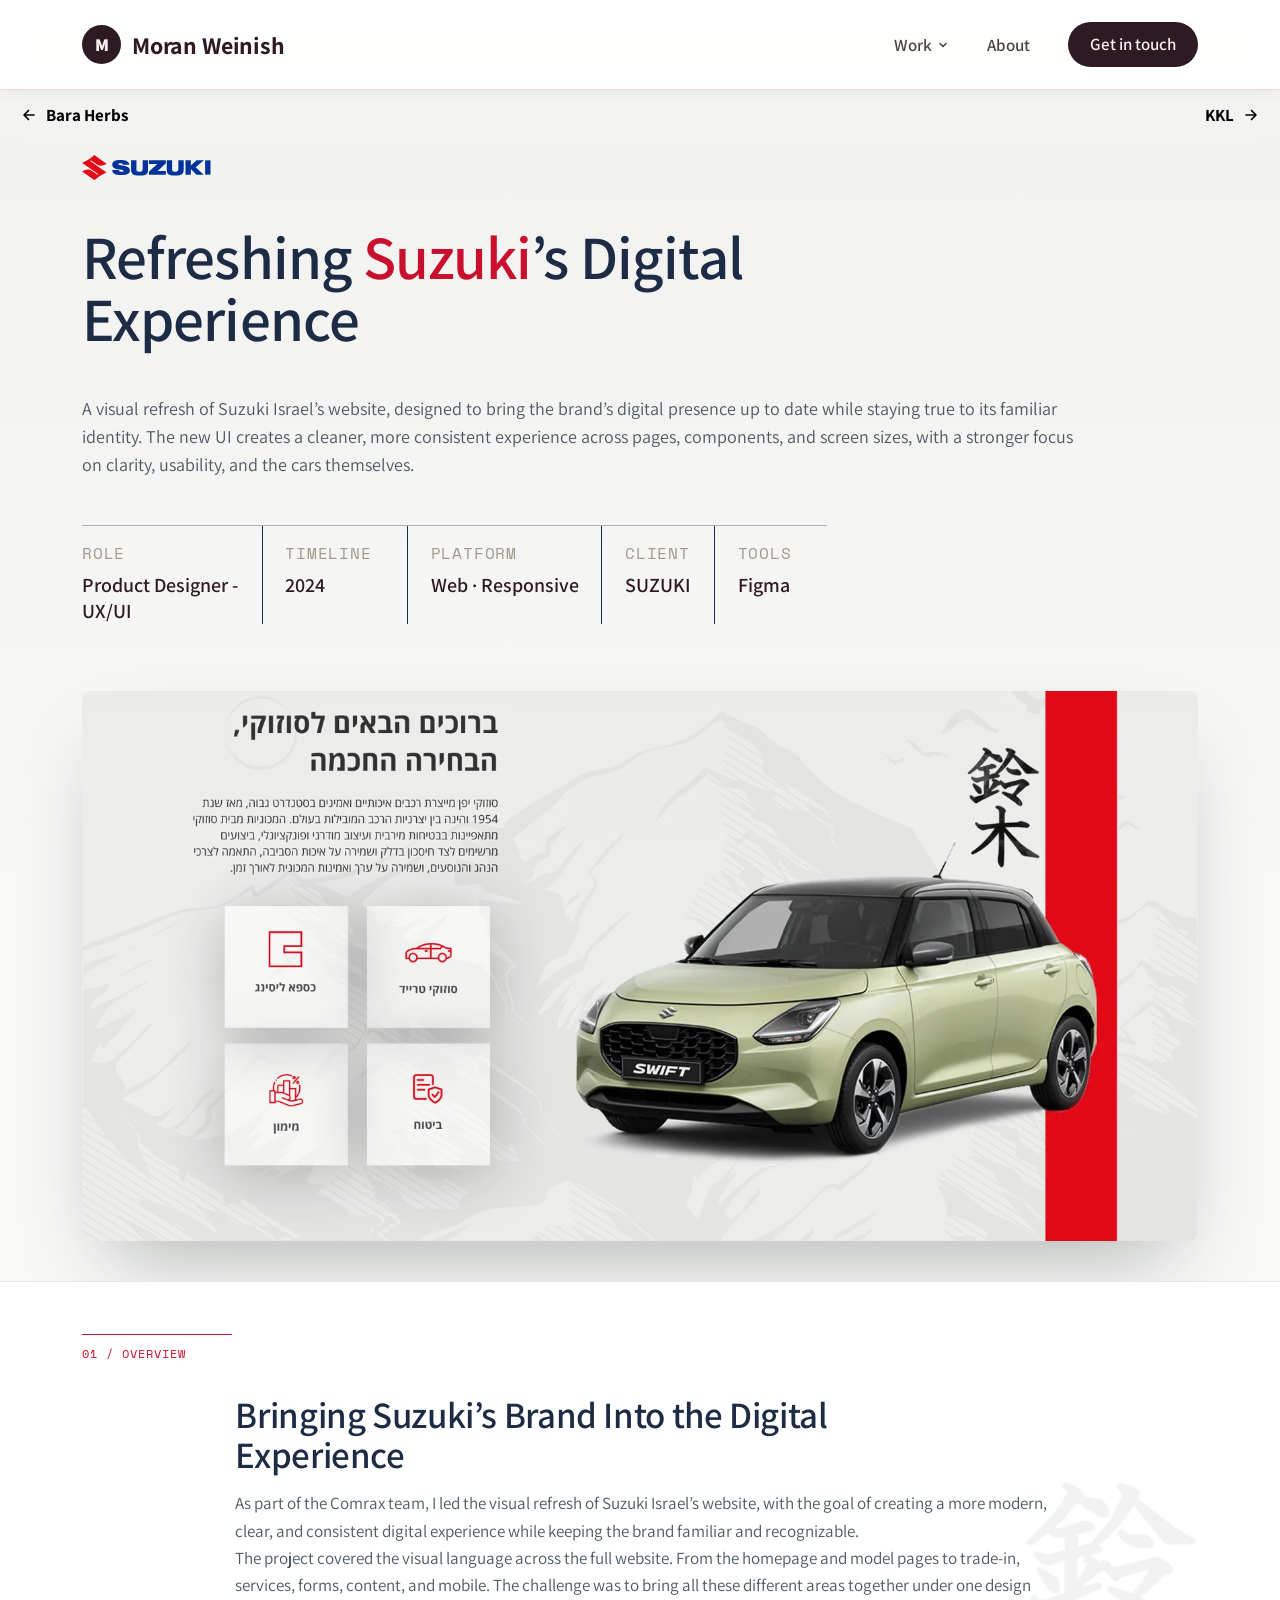
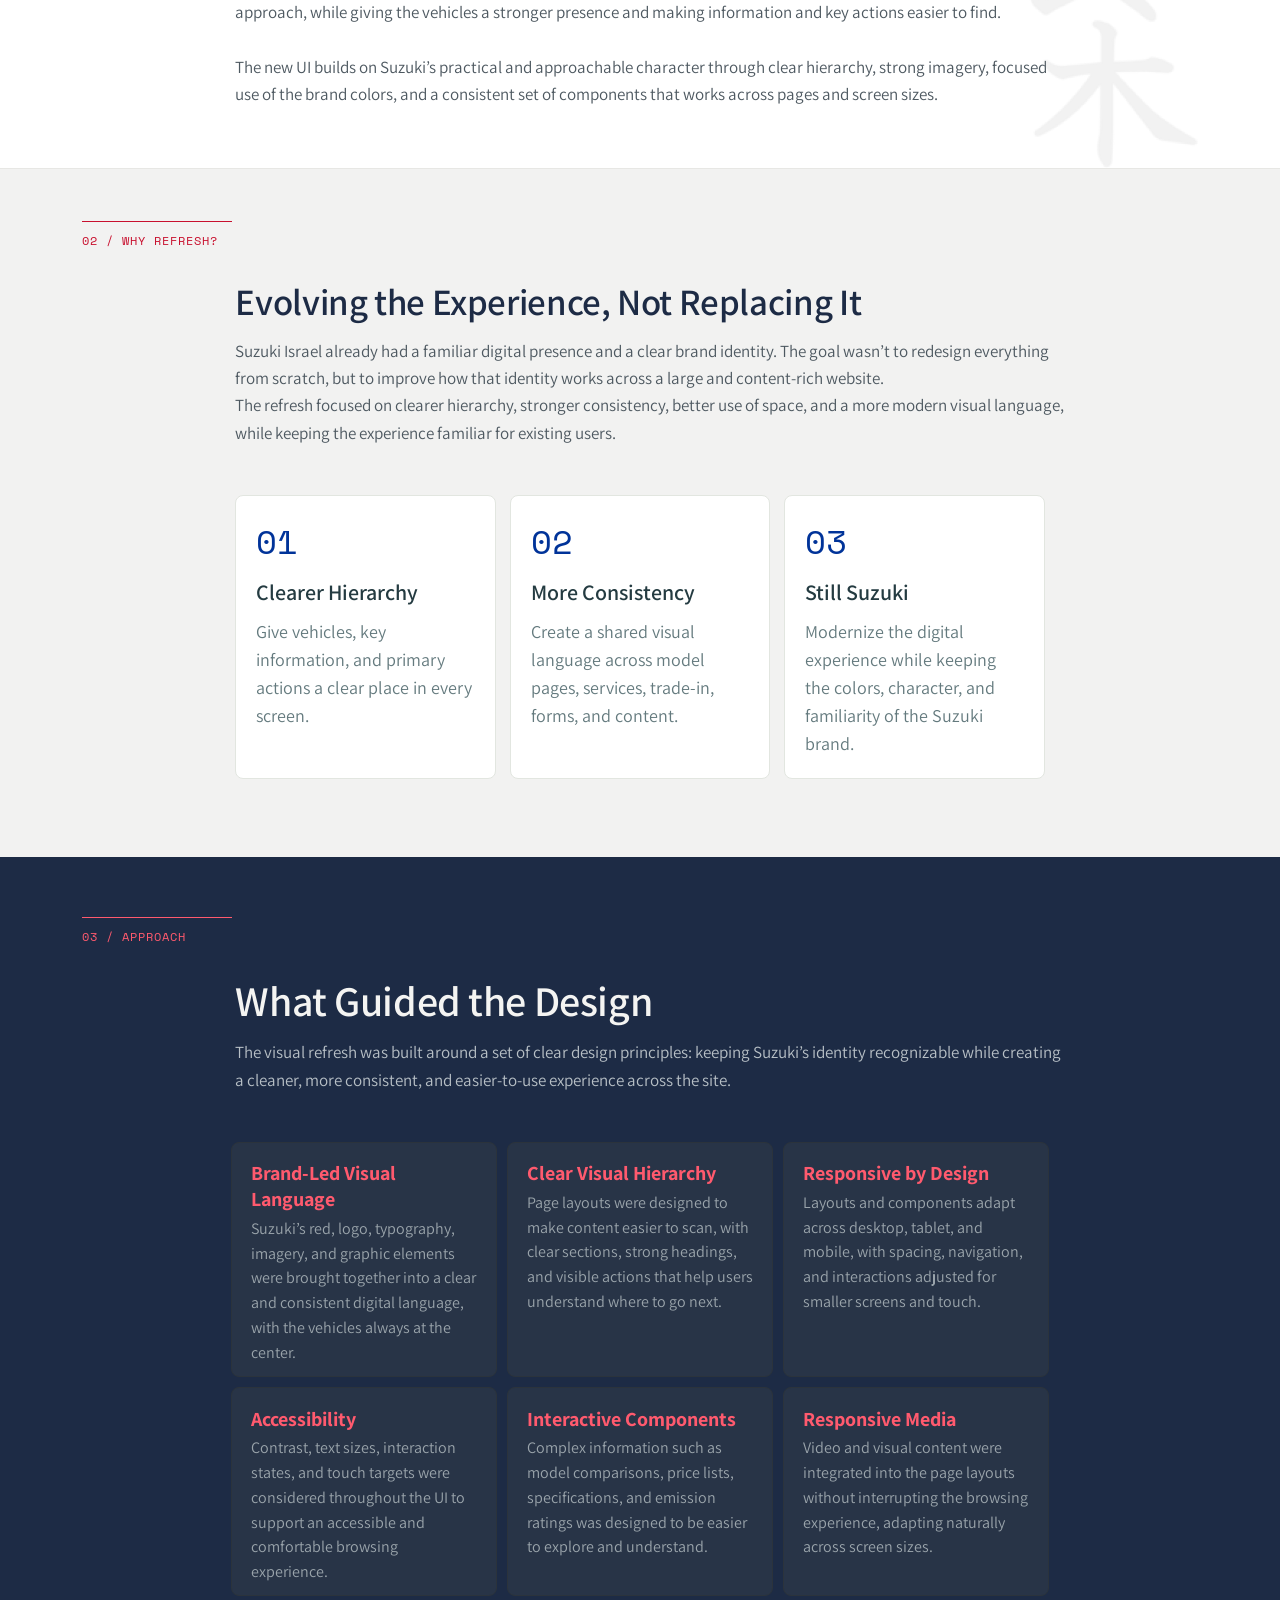
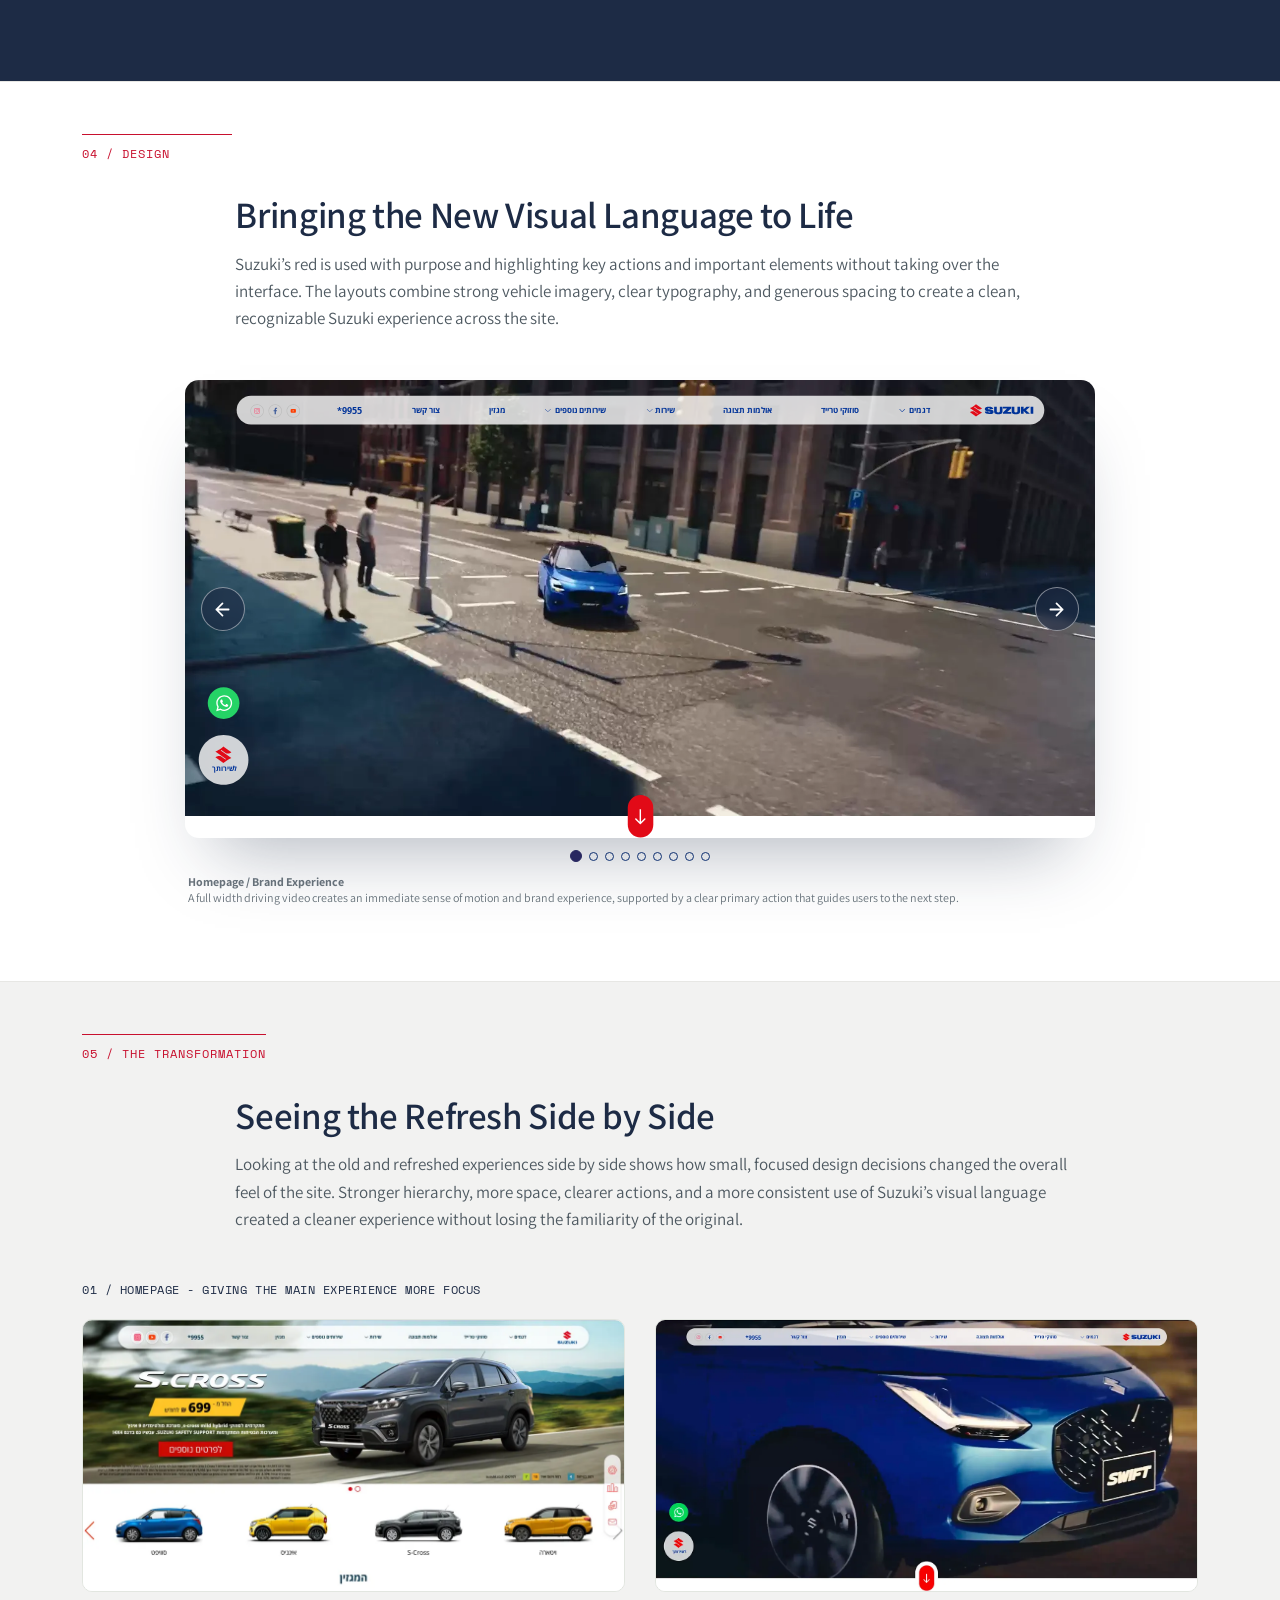
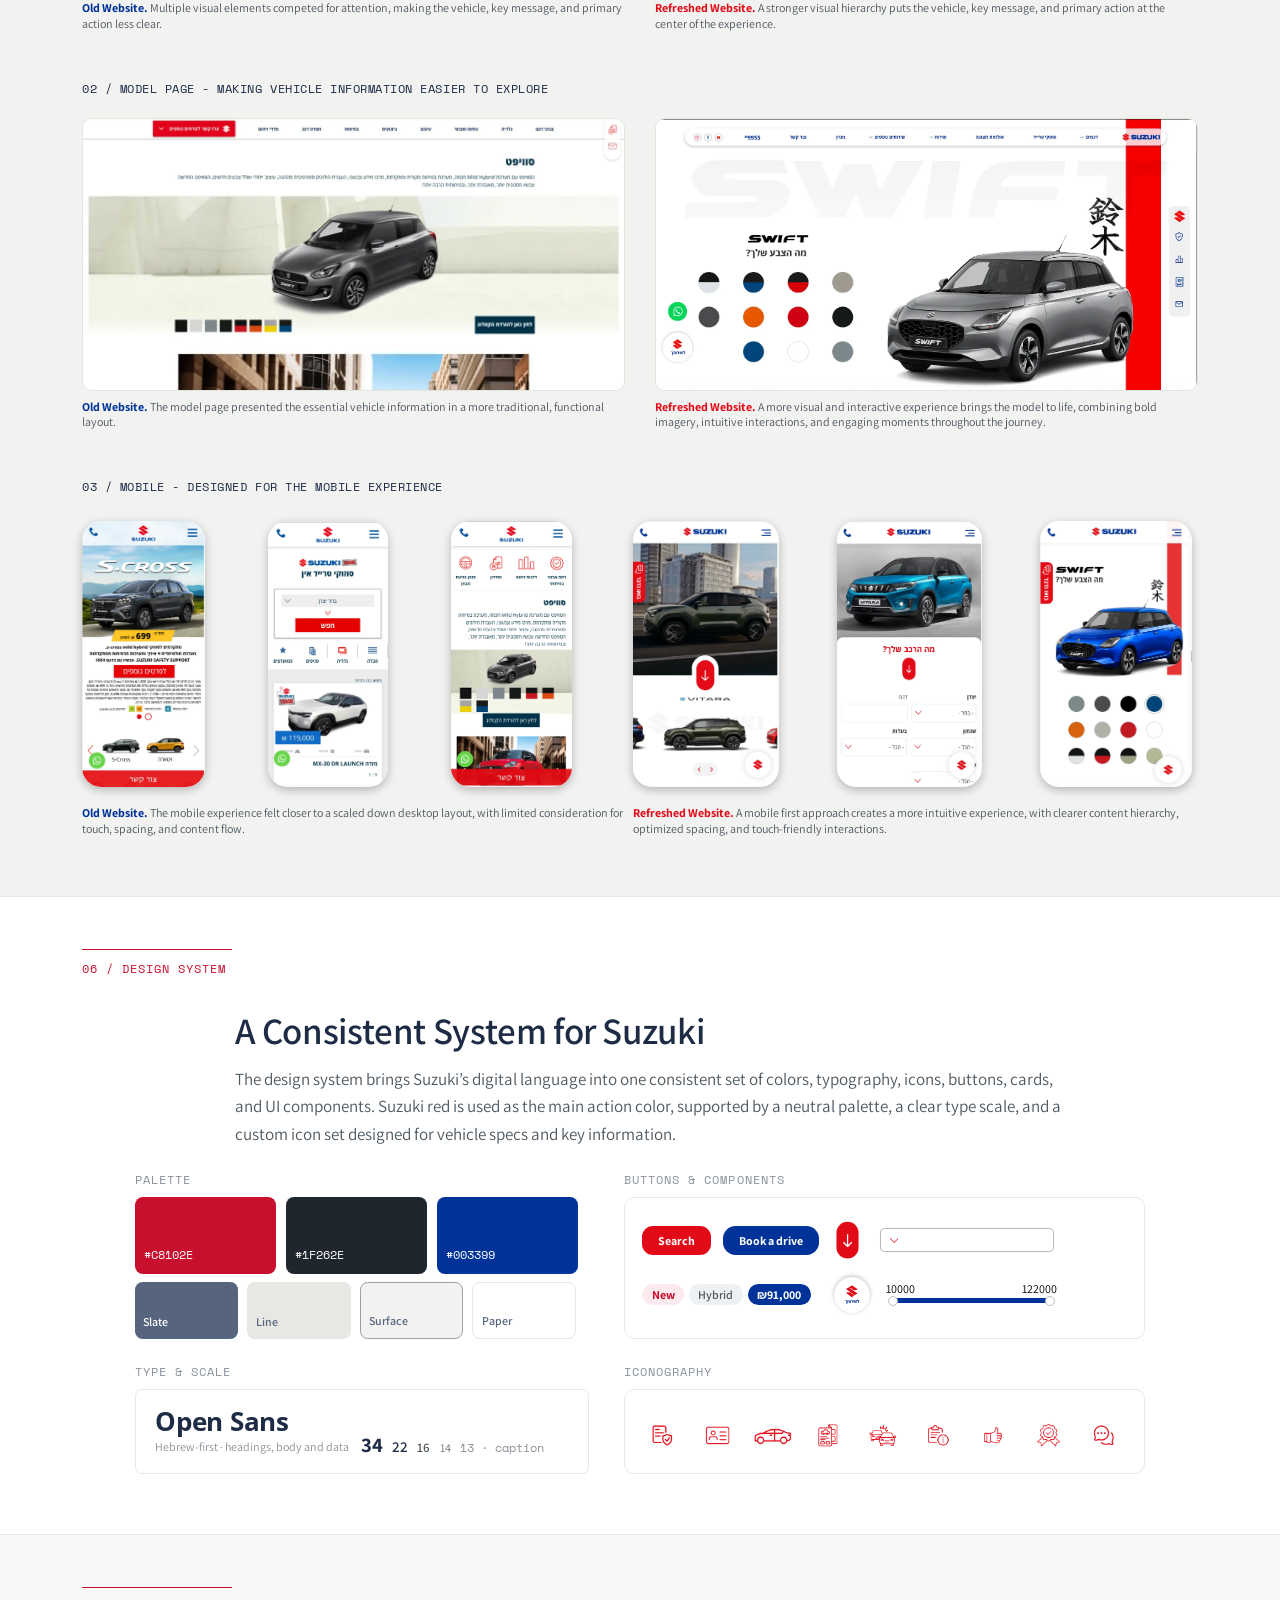
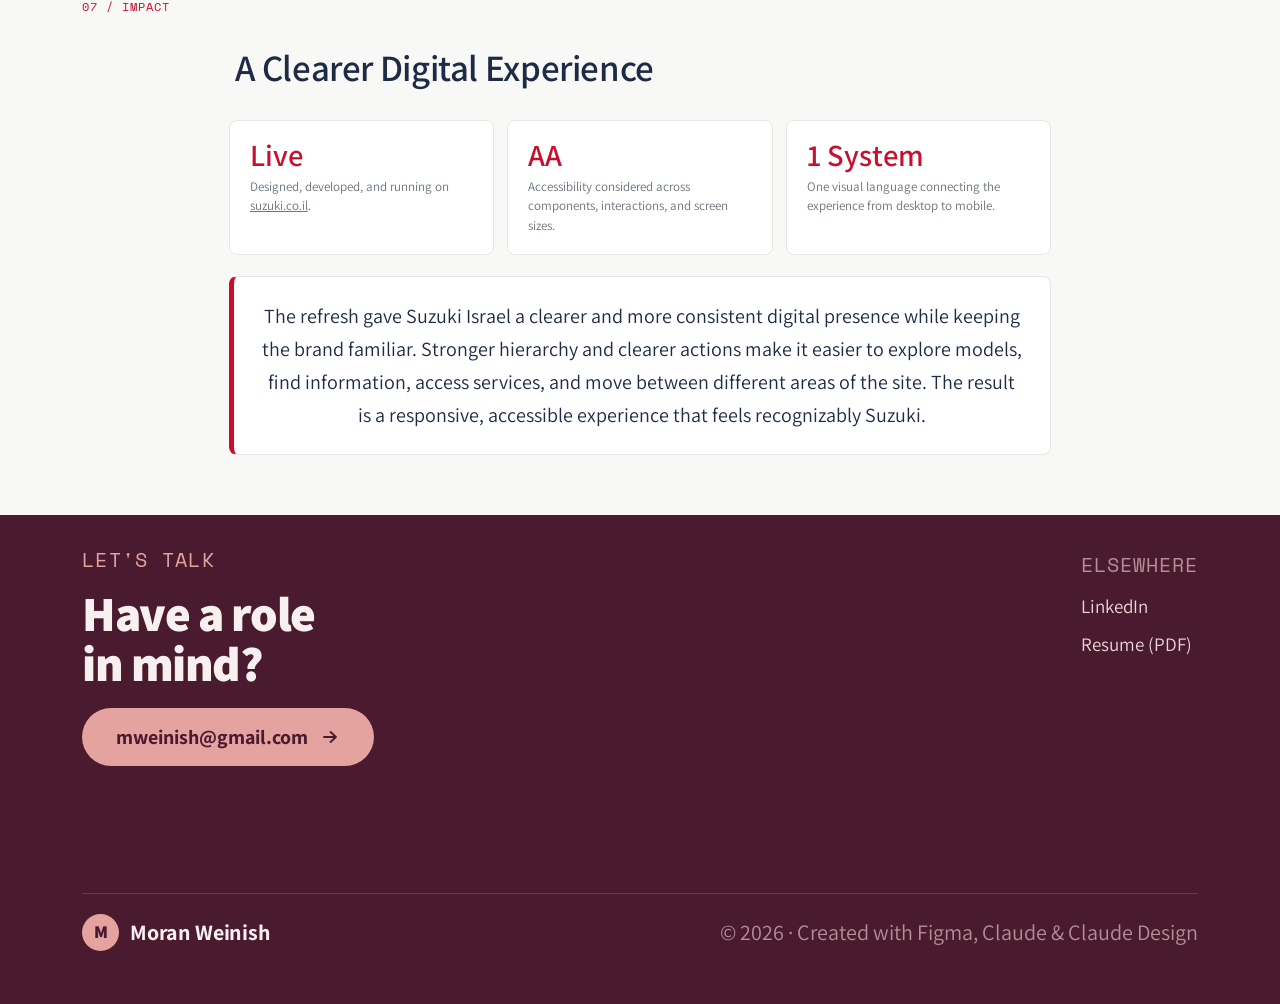
<file: work/suzuki.html>
<!doctype html>
<html lang="en">
<head>
  <meta charset="utf-8">
  <meta name="viewport" content="width=device-width, initial-scale=1">
  <meta name="build" content="v1.0.34">
  <title>Suzuki Israel — refreshing the digital experience · Moran Weinish</title>
  <meta name="description" content="Case study: a visual refresh of Suzuki Israel's website. Clearer hierarchy, one consistent design system and a mobile-first experience, live on suzuki.co.il. UX/UI by Moran Weinish at Comrax.">
  <link rel="canonical" href="https://moran-weinish.vercel.app/work/suzuki">
  <meta name="theme-color" content="#f8f8f7">
  <meta property="og:type" content="article">
  <meta property="og:title" content="Suzuki Israel — refreshing the digital experience">
  <meta property="og:description" content="A visual refresh of Suzuki Israel's website. Case study by Moran Weinish.">
  <meta property="og:url" content="https://moran-weinish.vercel.app/work/suzuki">
  <meta property="og:image" content="https://moran-weinish.vercel.app/assets/img/suzuki/hero.webp">
  <meta name="twitter:card" content="summary_large_image">
  <link rel="icon" href="/favicon.svg" type="image/svg+xml">
  <link rel="apple-touch-icon" href="/apple-touch-icon.png">
  <link rel="preconnect" href="https://fonts.googleapis.com">
  <link rel="preconnect" href="https://fonts.gstatic.com" crossorigin>
  <link rel="stylesheet" href="https://fonts.googleapis.com/css2?family=Assistant:wght@400;600;700;800&family=Space+Mono&family=Open+Sans:wght@700&display=swap">
  <script src="/js/splash.js"></script>
  <link rel="stylesheet" href="/css/tokens.css">
  <link rel="stylesheet" href="/css/site.css">
  <link rel="stylesheet" href="/css/case.css">
  <style>
    /* Suzuki palette — from the Figma "suzuki" frame */
    body.case {
      --cs-bg: #f8f8f7; --cs-hero-from: #f2f2f1;
      --cs-ink: #1d2b45; --cs-body: #4d5860; --cs-body-2: #6b757d;
      --cs-line: #e7e7e4; --cs-line-2: #acb0b9;
      --cs-accent: #c8102e; --cs-accent-a: #003399; --cs-tint-a: #eef1f3; --cs-accent-b: #c8102e; --cs-tint-b: #fdeaed;
    }
    .cs-hero h1 { font-size: clamp(40px, 4.8vw, 92px); line-height: 1; }
    .cs-meta { border-color: #acb0b9; } .cs-meta > div { border-color: #1d2b45 !important; }
    .ncards .n { color: #003399; }
    .stats b { color: #c8102e; }
    /* 174:1065 characters 11–16 and the live Figma: "Suzuki" in the red accent, "’s" stays navy */
    .cs-hero h1 .accent { color: var(--cs-accent); }
    .cs-section.grey { background: #f2f2f1; }
    .jp { position: absolute; right: 0; top: -20px; width: 173px; opacity: .16; display: none; } @media (min-width: 1200px) { .jp { display: block; } }

    /* ===== Figma-matched details (REVIEW.md §7). Numbers are Figma px at 1920 (frame 174:1060);
       anything inside a >=1024 rule is scaled with --k (CLAUDE.md §4). Mobile-first: base rules
       come before the media queries that override them (CLAUDE.md §5). ===== */

    /* S2 — the vector logo (175:1399, 192.8 x 37.6) */
    .cs-hero .wrap > .cs-brand { display: block; line-height: 0; }
    .cs-logo { display: block; width: auto; height: 30px; }
    /* S18 — hero screenshot: centre crop (FILL), radius 14 */
    .cs-hero-shot img { border-radius: 14px; }

    /* S17 — the glyph sits beside the body text, 209 below the section's content top */
    @media (min-width: 1200px) { .jp { top: calc(209 * var(--k)); } }
    /* S18 — §01: the .fig has an empty line before the third paragraph (174:1092) */
    .cs-body-text p.gap { margin-top: 1.6em; }
    /* S18 — §02 card colours (190:4349) */
    .ncards li { border-color: #e2e6e0; }
    .ncards h3 { color: #243b41; }
    .ncards p { color: #647a7e; }

    /* S5 / S18 — §04 carousel (component 226:3370) */
    .gallery .dots { gap: 10px; align-items: center; margin-top: 18px; }
    .gallery .dots i { width: 14px; height: 14px; background: #fff; border: 1px solid #0d3178; }
    .gallery .dots i.on { width: 18px; height: 18px; background: #2a2765; border-color: #2a2765; }
    /* Itzik 2026-09-29: arrows on the picture, swipe, and the caption gets the full width.
       pan-y leaves vertical page scrolling to the browser; js/site.js §6 reads the swipe. */
    .gallery .stage { touch-action: pan-y; -webkit-user-select: none; user-select: none; }
    .gallery .slide img { -webkit-user-drag: none; }
    .gallery:focus-visible { outline: 2px solid #003399; outline-offset: 8px; border-radius: 16px; }
    /* slide 1: the video is 654.2 of the 687 stage (246:4210); the scroll pill straddles its edge */
    .gallery .slide video { height: 95.23%; }
    .sz-ui { position: absolute; inset: 0; width: 100%; height: 100%; pointer-events: none; }
    /* prev / next: a white arrow on a translucent navy disc reads on light and dark photos alike */
    .gallery .nav-btn { position: absolute; top: 50%; z-index: 2; transform: translateY(-50%); width: 44px; height: 44px;
                        display: grid; place-items: center; padding: 0; border: 1px solid rgba(255, 255, 255, .45); border-radius: 50%;
                        background: rgba(29, 43, 69, .62); color: #fff; cursor: pointer; transition: background .2s;
                        -webkit-backdrop-filter: blur(4px); backdrop-filter: blur(4px); }
    .gallery .nav-btn.prev { left: 8px; }
    .gallery .nav-btn.next { right: 8px; }
    .gallery .nav-btn svg { width: 50%; height: 50%; fill: none; stroke: currentColor; stroke-width: 2.67; stroke-linecap: round; stroke-linejoin: round; }
    .gallery .nav-btn:focus-visible { outline: 3px solid #fff; outline-offset: 0; box-shadow: 0 0 0 6px #003399; }
    @media (hover: hover) { .gallery .nav-btn:hover { background: rgba(29, 43, 69, .9); } }
    /* the arrows only work once site.js has run; without it slide 1 and its caption stand alone */
    .gallery:not(.ready) .nav-btn { display: none; }
    /* every caption shares one grid cell, so the box keeps the longest one's height at any width */
    .gallery .cap { display: grid; min-height: 0; margin-top: 18px; font-size: 15px; line-height: 1.31; color: #6b757d; }
    .gallery .cap > span { grid-area: 1 / 1; visibility: hidden; }
    .gallery .cap > span.on { visibility: visible; }
    .gallery .cap b { display: block; color: inherit; }

    /* S10 / S16 — §05 before/after */
    /* S15 — "05 / The Transformation" stays on one line, and its rule runs under all of it */
    .cs-num { white-space: nowrap; }
    .ba-title { font-weight: 400; letter-spacing: .78px; }
    .ba figcaption b { color: #003399; }
    .ba figcaption b.new { color: #e20a17; }

    /* S12 — §06 components panel; --u is 1px on mobile and one design px (--k) from 1024 */
    .ds-comp { --u: 1px; }
    .ds-pill { width: calc(49.5 * var(--u)); height: calc(72.3 * var(--u)); flex: none; }
    .ds-select { display: flex; align-items: center; width: calc(261 * var(--u)); max-width: 100%; height: calc(36 * var(--u));
                 padding-left: calc(13 * var(--u)); background: #fff; border: 1px solid #b9b9b9; border-radius: calc(6.6 * var(--u)); }
    .ds-select svg { width: calc(12.7 * var(--u)); height: calc(7.2 * var(--u)); display: block; }
    .ds-badge { width: calc(54 * var(--u)); height: calc(54 * var(--u)); flex: none; border-radius: 50%;
                filter: drop-shadow(0 calc(-.5 * var(--u)) calc(3 * var(--u)) rgba(0, 0, 0, .25)); }
    .ds-range { position: relative; flex: none; width: calc(254 * var(--u)); height: calc(34 * var(--u)); }
    .ds-range i { position: absolute; top: 0; font-style: normal; font-size: max(12px, calc(14 * var(--u))); line-height: 1; color: #000; }
    .ds-range .lo { right: calc(213.9 * var(--u)); }
    .ds-range .hi { right: 0; }
    .ds-range b { position: absolute; left: calc(8 * var(--u)); top: calc(22.6 * var(--u)); width: calc(235 * var(--u)); height: calc(6.77 * var(--u)); border-radius: 99px; background: #003399; }
    .ds-range u { position: absolute; left: 0; top: calc(18.9 * var(--u)); width: calc(15.2 * var(--u)); height: calc(15.2 * var(--u));
                  border-radius: 50%; background: #fff; border: calc(1.7 * var(--u)) solid #bebebe; }
    .ds-range u + u { left: calc(235 * var(--u)); }
    .type-sample .scale span:nth-child(5) { color: #8a9199; }
    .ds-icons img { width: 100%; height: auto; }

    /* S13 — §07 stats (was an inline style) */
    .sz-stats { grid-template-columns: repeat(auto-fit, minmax(260px, 1fr)); }
    /* 177:2974 / 177:2976: the stroke is a diamond gradient that reads light grey (#e7e7e4) on the
       1px sides and red only on the 5px left edge; hover (Variant2) fills #c8112f with white text, .3s */
    .summary { background: #fff; color: #1d2b45; border: 1px solid #e7e7e4; border-left: 5px solid #c8102e;
               transition: background-color .3s ease, color .3s ease; }
    @media (hover: hover) { .summary:hover { background: #c8112f; color: #fff; } }
    /* the box is also a .reveal, whose transition would otherwise replace the colour fade */
    .reveal-ready .summary.reveal { transition: opacity var(--dur) var(--ease), transform var(--dur) var(--ease), background-color .3s ease, color .3s ease; }

    /* Phones (Itzik, 2026-09-29). The meta row has five cells: Role takes the full width so
       "Product Designer - UX/UI" stays on one line, and the other four sit two by two. The
       mobile before/after row was three 103px phones of uneven height; it becomes a swipe
       row of phones at one height, like the image rows on the other case pages. */
    @media (max-width: 767px) {
      .cs-meta > div:first-child { grid-column: 1 / -1; }
      .ba.mobile .phones3 { display: flex; gap: 14px; overflow-x: auto; overscroll-behavior-x: contain; scroll-snap-type: x mandatory;
                            margin-inline: calc(-1 * var(--gutter)); padding: 12px var(--gutter) 22px; scroll-padding-inline: var(--gutter);
                            scrollbar-width: none; -webkit-overflow-scrolling: touch; }
      .ba.mobile .phones3::-webkit-scrollbar { display: none; }
      .ba.mobile .phones3 img { flex: none; width: auto; height: 330px; scroll-snap-align: start; }
    }

    @media (min-width: 1024px) {
      /* S9 — hero stack: logo, H1, lede, meta and shot 69 apart (Header 174:1061) */
      .cs-hero .wrap > .cs-brand { margin-top: calc(4 * var(--k)); }
      .cs-logo { height: calc(37.6 * var(--k)); }
      .cs-hero h1 { margin-top: calc(69 * var(--k)); }
      .cs-hero .lede { margin-top: calc(69 * var(--k)); }
      .cs-hero-shot { margin-top: calc(101 * var(--k)); }
      .cs-hero-shot img { border-radius: calc(14 * var(--k)); }
      /* S14 — meta row: fixed columns 196/218/245/169/168, 1.5px rules (175:1687) */
      .cs-meta { margin-top: calc(69 * var(--k)); border-top-width: 1.5px; }
      .cs-meta > div { flex: none; min-width: max-content; border-left: 0; border-right: 1.5px solid; padding: calc(22 * var(--k)) calc(34 * var(--k)) 0; }
      /* Role keeps Figma's two lines ("Product Designer - / UX/UI") at every width. The value type is
         a fixed 20px while the column scales, so at 1440 / 1024 the 170k measure split it into three.
         "Product Designer -" is 157px at 20px: the measure never drops below 158px, and the column
         never below that plus the 34k column padding. Both floors are under 196 / 170 at 1920. */
      .cs-meta > div:first-child dd { max-width: max(calc(170 * var(--k)), 158px); }
      .cs-meta > div:nth-child(1) { width: max(calc(196 * var(--k)), calc(158px + 34 * var(--k))); padding-left: 0; padding-right: calc(3 * var(--k)); }
      .cs-meta > div:nth-child(2) { width: calc(218 * var(--k)); }
      .cs-meta > div:nth-child(3) { width: calc(245 * var(--k)); }
      .cs-meta > div:nth-child(4) { width: calc(169 * var(--k)); }
      .cs-meta > div:nth-child(5) { width: calc(168 * var(--k)); border-right: 0; }

      /* S18 — §03: section padding 100, cards 398 x 175 in a 1226 block (174:1124, 246:3781) */
      .cs-section.navy { padding: calc(100 * var(--k)) 0; }
      .approach { margin-inline: calc(224 * var(--k)); gap: calc(16 * var(--k)); }
      .approach li { min-height: calc(175 * var(--k)); padding: calc(26 * var(--k)) calc(28 * var(--k)) calc(15 * var(--k)); border-radius: calc(12 * var(--k)); }
      .approach h3 { line-height: 1.3; }
      .approach p { margin-top: calc(7 * var(--k)); line-height: 1.55; }

      /* S3 / S5 / S19 — §04 carousel: a centred 1365 column */
      .cs-num { min-width: max-content; }
      .gallery { max-width: calc(1365 * var(--k)); margin-inline: auto; }
      .gallery .dots { gap: calc(10 * var(--k)); margin-top: calc(18 * var(--k)); }
      .gallery .dots i { width: calc(14 * var(--k)); height: calc(14 * var(--k)); }
      .gallery .dots i.on { width: calc(18 * var(--k)); height: calc(18 * var(--k)); }
      /* the caption text box is 1354 at +5 in the 1365 column (226:3122) */
      .gallery .cap { margin-top: calc(18 * var(--k)); padding: 0 calc(6 * var(--k)) 0 calc(5 * var(--k)); font-size: max(12px, calc(15 * var(--k))); }
      .gallery .nav-btn { width: max(44px, calc(56 * var(--k))); height: max(44px, calc(56 * var(--k))); }
      .gallery .nav-btn.prev { left: calc(24 * var(--k)); }
      .gallery .nav-btn.next { right: calc(24 * var(--k)); }

      /* S16 / S19 — §05 titles and captions */
      .ba-title { font-size: max(12px, calc(16 * var(--k))); letter-spacing: calc(.78 * var(--k)); }
      .ba figcaption { margin-top: calc(12 * var(--k)); font-size: max(12px, calc(16 * var(--k))); line-height: 1.31; }
      /* S4 — mobile row: phones 399 tall, gaps 95 / 87, radius 29 (255:5383, 255:5596). The new
         row starts 33 left of its column in the frame (x 943 vs 976), so both captions line up. */
      .ba.mobile .phones3 { display: flex; gap: calc(95 * var(--k)); padding: calc(7 * var(--k)) 0 0; }
      .ba.mobile figure + figure { margin-left: calc(-33 * var(--k)); }
      .ba.mobile figure + figure .phones3 { gap: calc(87 * var(--k)); }
      .ba.mobile .phones3 img { flex: 0 1 auto; min-width: 0; width: auto; height: calc(399 * var(--k)); object-fit: cover;
                                border-radius: calc(29 * var(--k)); box-shadow: 0 calc(4.64 * var(--k)) calc(13.8 * var(--k)) rgba(0, 0, 0, .25); }
      .ba.mobile figcaption { margin-top: calc(27 * var(--k)); }

      /* S12 / S18 / S19 — §06 panels */
      .ds-comp { --u: var(--k); min-height: calc(208 * var(--k)); padding: calc(42 * var(--k)) calc(26 * var(--k)) calc(24 * var(--k)); }
      .ds-comp .ds-row { flex-wrap: nowrap; gap: calc(17 * var(--k)); }
      .ds-comp .ds-row + .ds-row { margin-top: calc(32 * var(--k)); gap: calc(7.7 * var(--k)); }
      .ds-comp .ds-btn { padding: calc(11 * var(--k)) calc(24 * var(--k)); font-size: max(12px, calc(15 * var(--k))); line-height: max(15px, calc(20 * var(--k))); }
      .ds-comp .ds-tag { padding: calc(5 * var(--k)) calc(14 * var(--k)); font-size: max(12px, calc(14 * var(--k))); line-height: max(14px, calc(18 * var(--k))); }
      .ds-pill { margin: calc(-15 * var(--k)) 0 calc(-15 * var(--k)) calc(2 * var(--k)); }
      .ds-select { margin-left: calc(7 * var(--k)); }
      .ds-badge { margin-left: calc(28.3 * var(--k)); }
      .ds-range { margin-left: calc(18.7 * var(--k)); }
      /* S18 — type panel in one row: face + note on the left, the scale beside them (174:1248) */
      .type-sample { display: grid; grid-template-columns: minmax(max-content, calc(257 * var(--k))) minmax(0, 1fr);
                     padding: calc(27.3 * var(--k)) calc(29.25 * var(--k)) calc(25.35 * var(--k)); border-radius: calc(9.75 * var(--k)); }
      /* the padding keeps the note clear of the scale once the note hits its 12px floor */
      .type-sample .face, .type-sample .sub { padding-right: 12px; }
      .type-sample .face { font-size: max(24px, calc(39 * var(--k))); }
      .type-sample .sub { margin-top: calc(4 * var(--k)); font-size: max(12px, calc(14.6 * var(--k))); }
      .type-sample .scale { grid-column: 2; grid-row: 1 / span 2; align-self: end; margin: 0; padding: 0; border: 0; gap: calc(13.7 * var(--k)); line-height: 1; }
      .type-sample .scale span:nth-child(1) { font-size: max(20px, calc(31.2 * var(--k))); }
      .type-sample .scale span:nth-child(2) { font-size: max(15px, calc(21.45 * var(--k))); }
      .type-sample .scale span:nth-child(3) { font-size: max(13px, calc(16.6 * var(--k))); }
      .type-sample .scale span:nth-child(4) { font-size: max(12px, calc(13.65 * var(--k))); }
      .ds h3 { font-size: max(12px, calc(16 * var(--k))); }
      /* the icon panel (174:1284): icons 29 in and 48 down, 716.4 wide */
      .ds-icons { padding: calc(48 * var(--k)) calc(28 * var(--k)) calc(25 * var(--k)) calc(29 * var(--k)); }
      .ds-icons img { width: calc(716.4 * var(--k)); max-width: 100%; }

      /* S13 / S19 — §07: a 1226 block, 3 x 395 cards (174:1308, 177:2980) */
      /* width and inset come from case.css: one centred 1234 block on every case page */
      .sz-stats { grid-template-columns: repeat(3, minmax(0, 1fr)); }
      .sz-stats li { padding: calc(28 * var(--k)) calc(30 * var(--k)); }
      .sz-stats p { margin-top: calc(9 * var(--k)); font-size: max(13px, calc(17 * var(--k))); line-height: 1.5; }
      .summary { margin-top: calc(32 * var(--k)); }
    }
    /* Moran 2026-09-29 — §06 laid out like KKL §07: the grid is inset 79 on both sides and runs
       2 x 2, Palette | Components over Type | Iconography, with each row's panels level */
    @media (min-width: 1024px) {
      .ds { margin-inline: calc(79 * var(--k)); row-gap: max(24px, calc(36 * var(--k))); }
      .ds > div { display: flex; flex-direction: column; }
      .ds > div > .panel { flex: 1; }
    }
    /* S11 — §06 columns 682 | 782 and swatches 212 / 155, only where the grid is two columns
       (css/case.css stacks it between 1024 and 1199) */
    @media (min-width: 1200px) {
      .ds { grid-template-columns: calc(682 * var(--k)) calc(782 * var(--k)); justify-content: space-between; column-gap: 0; }
      .sw-big { grid-template-columns: repeat(3, calc(212 * var(--k))); gap: calc(14.5 * var(--k)); }
      .sw-big span { height: calc(116.3 * var(--k)); padding: calc(14.5 * var(--k)); border-radius: calc(12.1 * var(--k)); font-size: max(12px, calc(15.7 * var(--k))); }
      .sw-small { grid-template-columns: repeat(4, calc(155 * var(--k))); gap: calc(13.9 * var(--k)); margin-top: calc(12 * var(--k)); }
      .sw-small span { height: calc(85.6 * var(--k)); padding: calc(12.7 * var(--k)); border-radius: calc(11.6 * var(--k)); font-size: max(12px, calc(15.7 * var(--k))); }
    }
      /* phones (Itzik 2026-09-29): four tidy rows instead of pieces wrapping one per line —
       buttons + scroll pill · dropdown · tags + badge · slider */
    @media (max-width: 767px) {
      .ds-comp { --u: .8px; padding: 20px 18px; }
      .ds-comp .ds-row { display: flex; flex-wrap: wrap; align-items: center; gap: 10px; }
      .ds-comp .ds-row + .ds-row { margin-top: 16px; }
      .ds-comp .ds-btn { padding: 10px 16px; font-size: 14px; }
      .ds-comp .ds-tag { font-size: 13px; }
      .ds-comp .ds-select, .ds-comp .ds-range { flex: 1 1 100%; width: auto; }
      .ds-comp .ds-range b, .ds-comp .ds-range u + u { width: auto; }
      .ds-comp .ds-range b { right: calc(8 * var(--u)); }
      .ds-comp .ds-range u + u { left: auto; right: 0; width: calc(15.2 * var(--u)); }
      /* the bar is full width here, so the prices sit at its two ends */
      .ds-comp .ds-range .lo { right: auto; left: 0; }
      .ds-comp .ds-range .hi { right: 0; }
    }
  </style>
</head>
<body class="case">

<div class="splash" aria-hidden="true">
  <div class="splash-in">
    <p class="splash-name"><span><b>Moran</b></span><span><b>Weinish</b></span></p>
    <i class="splash-bar"></i>
    <p class="splash-role"><span>Product &amp; UX/UI Designer</span><i></i></p>
  </div>
</div>

<header class="nav">
  <div class="wrap">
    <a class="brand" href="/"><span class="brand-mark" aria-hidden="true">M</span><span>Moran Weinish</span></a>
    <ul class="nav-links">
      <li class="has-menu"><a href="/#work" aria-haspopup="true">Work <svg class="chev" viewBox="0 0 12 12" aria-hidden="true"><path d="M3 4.5 6 7.5 9 4.5" fill="none" stroke="currentColor" stroke-width="1.6" stroke-linecap="round" stroke-linejoin="round"/></svg></a>
        <ul class="menu" aria-label="Case studies">
          <li><a href="/work/kkl">KKL</a></li>
          <li><a href="/work/travelhub">TravelHub</a></li>
          <li><a href="/work/bara">Bara Herbs</a></li>
          <li><a href="/work/suzuki" aria-current="page">Suzuki Israel</a></li>
        </ul>
      </li>
      <li><a href="/#about">About</a></li>
      <li><a class="btn btn-dark" href="#contact">Get in touch</a></li>
    </ul>
    <button class="nav-toggle" aria-label="Menu" aria-expanded="false" aria-controls="drawer"><span></span></button>
  </div>
  <nav class="nav-drawer" id="drawer" aria-label="Mobile">
    <ul class="wrap">
      <li><a href="/#work">Work</a></li>
      <li><a href="/#about">About</a></li>
      <li><a class="btn btn-dark" href="#contact">Get in touch</a></li>
    </ul>
  </nav>
</header>

<main>

  <!-- ============ HEADER ============ -->
  <nav class="cs-topnav" aria-label="Case studies">
    <a class="back" href="/work/bara"><svg width="18" height="18" viewBox="0 0 18 18" fill="none" stroke="currentColor" stroke-width="1.65" stroke-linecap="round" stroke-linejoin="round" aria-hidden="true"><path d="M14 9H4M8.5 4.5 4 9l4.5 4.5"/></svg><span class="n">Bara Herbs</span></a>
    <a class="fwd" href="/work/kkl"><span class="n">KKL</span><svg width="18" height="18" viewBox="0 0 18 18" fill="none" stroke="currentColor" stroke-width="1.65" stroke-linecap="round" stroke-linejoin="round" aria-hidden="true"><path d="M4 9h10M9.5 4.5 14 9l-4.5 4.5"/></svg></a>
  </nav>
  <header class="cs-hero">

    <div class="wrap">
      <!-- Figma 175:1399, rendered with tools/figdecode/gensvg.py -->
      <p class="cs-brand"><svg class="cs-logo" viewBox="0 0 192.8 37.6" xmlns="http://www.w3.org/2000/svg" role="img" aria-label="Suzuki"><path d="M113.53 24.09L125.85 12.31L125.85 11.78L125.85 8.03L100.41 8.03L100.41 13.38L112.86 13.38L100.41 25.17L100.41 26.24L100.41 29.45L125.85 29.45L125.85 24.09L113.53 24.09Z" fill="#003399"/><path d="M192.78 8.03L184.75 8.03L184.75 29.45L192.78 29.45L192.78 8.03Z" fill="#003399"/><path d="M182.87 8.03L172.02 8.03L163.32 15.66L163.32 8.03L155.29 8.03L155.29 29.45L163.32 29.45L163.32 21.02L171.76 29.45L182.6 29.45L170.55 18.2L182.87 8.03Z" fill="#003399"/><path d="M144.58 8.03L144.58 21.02C144.58 22.89 144.05 25.17 139.76 25.17C135.48 25.17 135.21 22.89 135.21 21.02L135.21 8.03L127.18 8.03L127.18 21.69C127.18 28.11 128.92 30.79 139.5 30.79C150.07 30.79 152.62 28.11 152.62 21.69L152.62 8.03L144.58 8.03Z" fill="#003399"/><path d="M91.03 8.03L91.03 21.02C91.03 22.89 90.5 25.17 86.21 25.17C81.93 25.17 81.66 22.89 81.66 21.02L81.66 8.03L73.63 8.03L73.63 21.69C73.63 28.11 76.17 30.79 86.75 30.79C97.33 30.79 99.07 28.11 99.07 21.69L99.07 8.03L91.03 8.03Z" fill="#003399"/><path d="M55.56 22.76C55.96 24.23 56.9 25.17 59.57 25.17C61.58 25.17 62.52 24.77 62.52 24.1C62.52 22.36 61.31 22.36 53.15 21.29C45.12 20.22 45.38 15.13 45.38 14.33C45.38 7.5 55.02 7.5 58.37 7.5C64.39 7.5 70.95 9.37 70.95 14.6L61.58 14.6C61.31 13.52 59.98 12.45 57.57 12.45C55.56 12.45 54.49 12.85 54.49 13.66C54.49 15.13 55.16 15.0 63.06 16.2C71.09 17.41 71.89 21.29 71.89 23.43C71.89 30.53 61.98 30.12 58.64 30.12C50.6 30.12 45.52 28.38 45.25 22.63L55.56 22.63L55.56 22.76Z" fill="#003399"/><path d="M36.82 12.99C34.54 14.86 27.71 17.54 23.56 14.86L13.92 8.17L12.32 9.1L36.82 26.11C30.66 28.52 23.56 33.33 18.47 37.62L0.27 24.63C2.95 22.62 9.24 20.22 13.39 22.89L23.16 29.72L24.5 28.78L0.0 11.65C5.22 9.77 14.73 3.88 18.34 0.0L36.82 12.99Z" fill="#e20a17"/></svg></p>
      <h1>Refreshing <span class="accent">Suzuki</span>’s Digital <br class="wide">Experience</h1>
      <p class="lede">A visual refresh of Suzuki Israel’s website, designed to bring the brand’s digital presence up to date while staying true to its familiar identity. The new UI creates a cleaner, more consistent experience across pages, components, and screen sizes, with a stronger focus on clarity, usability, and the cars themselves.</p>
      <dl class="cs-meta">
        <div><dt>Role</dt><dd>Product Designer&nbsp;- UX/UI</dd></div>
        <div><dt>Timeline</dt><dd>2024</dd></div>
        <div><dt>Platform</dt><dd>Web · Responsive</dd></div>
        <div><dt>Client</dt><dd>SUZUKI</dd></div>
        <div><dt>Tools</dt><dd>Figma</dd></div>
      </dl>
      <div class="cs-hero-shot reveal">
        <img src="/assets/img/suzuki/hero.webp" alt="Suzuki Israel homepage after the refresh" width="1660" height="937" style="aspect-ratio:1660/817;object-fit:cover;object-position:center">
      </div>
    </div>
  </header>

  <!-- ============ 01 OVERVIEW ============ -->
  <section class="cs-section alt" style="position:relative;overflow:hidden">
    <div class="wrap" style="position:relative">
      <img class="jp" src="/assets/img/suzuki/japanese-text.webp" alt="" aria-hidden="true" width="173" height="287">
      <div class="cs-head reveal">
        <span class="cs-num">01 / Overview</span>
        <div>
          <h2 class="cs-h2">Bringing Suzuki’s Brand Into the Digital Experience</h2>
          <div class="cs-body-text">
            <p>As part of the Comrax team, I led the visual refresh of Suzuki Israel’s website, with the goal of creating a more modern, clear, and consistent digital experience while keeping the brand familiar and recognizable.</p>
            <p>The project covered the visual language across the full website. From the homepage and model pages to trade-in, services, forms, content, and mobile. The challenge was to bring all these different areas together under one design approach, while giving the vehicles a stronger presence and making information and key actions easier to find.</p>
            <p class="gap">The new UI builds on Suzuki’s practical and approachable character through clear hierarchy, strong imagery, focused use of the brand colors, and a consistent set of components that works across pages and screen sizes.</p>
          </div>
        </div>
      </div>
    </div>
  </section>

  <!-- ============ 02 WHY REFRESH ============ -->
  <section class="cs-section grey">
    <div class="wrap">
      <div class="cs-head reveal">
        <span class="cs-num">02 / Why Refresh?</span>
        <div>
          <h2 class="cs-h2">Evolving the Experience, Not Replacing It</h2>
          <div class="cs-body-text">
            <p>Suzuki Israel already had a familiar digital presence and a clear brand identity. The goal wasn’t to redesign everything from scratch, but to improve how that identity works across a large and content-rich website.</p>
            <p>The refresh focused on clearer hierarchy, stronger consistency, better use of space, and a more modern visual language, while keeping the experience familiar for existing users.</p>
          </div>
        </div>
      </div>
      <div class="cs-content reveal">
        <ol class="ncards">
          <li><span class="n">01</span><h3>Clearer Hierarchy</h3><p>Give vehicles, key information, and primary actions a clear place in every screen.</p></li>
          <li><span class="n">02</span><h3>More Consistency</h3><p>Create a shared visual language across model pages, services, trade-in, forms, and content.</p></li>
          <li><span class="n">03</span><h3>Still Suzuki</h3><p>Modernize the digital experience while keeping the colors, character, and familiarity of the Suzuki brand.</p></li>
        </ol>
      </div>
    </div>
  </section>

  <!-- ============ 03 APPROACH ============ -->
  <section class="cs-section dark navy">
    <div class="wrap">
      <div class="cs-head reveal">
        <span class="cs-num">03 / Approach</span>
        <div>
          <h2 class="cs-h2">What Guided the Design</h2>
          <div class="cs-body-text"><p>The visual refresh was built around a set of clear design principles: keeping Suzuki’s identity recognizable while creating a cleaner, more consistent, and easier-to-use experience across the site.</p></div>
        </div>
      </div>
      <ul class="approach cs-content reveal">
        <li><h3>Brand-Led Visual Language</h3><p>Suzuki’s red, logo, typography, imagery, and graphic elements were brought together into a clear and consistent digital language, with the vehicles always at the center.</p></li>
        <li><h3>Clear Visual Hierarchy</h3><p>Page layouts were designed to make content easier to scan, with clear sections, strong headings, and visible actions that help users understand where to go next.</p></li>
        <li><h3>Responsive by Design</h3><p>Layouts and components adapt across desktop, tablet, and mobile, with spacing, navigation, and interactions adjusted for smaller screens and touch.</p></li>
        <li><h3>Accessibility</h3><p>Contrast, text sizes, interaction states, and touch targets were considered throughout the UI to support an accessible and comfortable browsing experience.</p></li>
        <li><h3>Interactive Components</h3><p>Complex information such as model comparisons, price lists, specifications, and emission ratings was designed to be easier to explore and understand.</p></li>
        <li><h3>Responsive Media</h3><p>Video and visual content were integrated into the page layouts without interrupting the browsing experience, adapting naturally across screen sizes.</p></li>
      </ul>
    </div>
  </section>

  <!-- ============ 04 DESIGN (gallery with video) ============ -->
  <section class="cs-section alt">
    <div class="wrap">
      <div class="cs-head reveal">
        <span class="cs-num">04 / Design</span>
        <div>
          <h2 class="cs-h2">Bringing the New Visual Language to Life</h2>
          <div class="cs-body-text"><p>Suzuki’s red is used with purpose and highlighting key actions and important elements without taking over the interface. The layouts combine strong vehicle imagery, clear typography, and generous spacing to create a clean, recognizable Suzuki experience across the site.</p></div>
        </div>
      </div>
      <div class="gallery reveal" aria-roledescription="carousel" aria-label="Refreshed Suzuki Israel screens">
        <!-- Captions are the Figma copy from the variants of 226:3370 (title, then description).
             Slides 3, 5 and 6 are unfinished in the file; the words in [brackets] below were added
             to complete them and are waiting for Moran to confirm:
               3: "a consistent [feed], connecting"   5: "dynamic product [page]."   6: "mileage[ and] location." -->
        <div class="stage">
          <div class="slide on">
            <video muted loop playsinline preload="metadata" poster="/assets/img/suzuki/slide-1.webp" aria-label="Suzuki Swift driving video on the refreshed homepage">
              <source src="/assets/video/suzuki-swift.mp4" type="video/mp4">
            </video>
            <!-- The refreshed site's UI over the video, as in Figma 226:3369 (Frame 736 246:4209 minus
                 the video): header bar with the Hebrew nav and logo, WhatsApp, the "לשירותך" badge
                 (Component 26, a 0.71x instance of 246:3844) and the red scroll pill. Drawn from
                 Portfolio.fig like gensvg.py, but with each node in its own transform, so the flipped
                 arrows and the resized instance come out right. viewBox = the 1365 x 687 stage. -->
            <svg class="sz-ui" viewBox="0 0 1365 687" xmlns="http://www.w3.org/2000/svg" aria-hidden="true" focusable="false" font-family="'Open Sans', Assistant, sans-serif"><g><g transform="matrix(1 0 0 1 77.45 23.47)"><g transform="matrix(1 0 0 1 0 0)"><g transform="matrix(1 0 0 1 0 0)"><g transform="matrix(1 0 0 1 0 0)"><rect width="1211.5" height="43.4" rx="21.7" fill="#ffffff" fill-opacity="0.8"/></g><g transform="matrix(1 0 0 1 20.61 12.94)"><g transform="matrix(1 0 0 1 5.71 5.7)"><g transform="matrix(1 0 0 1 2.13 2.08)"><path d="M2.25 4.4C1.01 4.4 0.0 3.42 0.0 2.2C0.0 0.99 1.01 0.0 2.25 0.0C3.48 0.0 4.49 0.99 4.49 2.2C4.49 3.42 3.48 4.4 2.25 4.4ZM2.25 0.73C1.42 0.73 0.75 1.39 0.75 2.2C0.75 3.01 1.42 3.67 2.25 3.67C3.07 3.67 3.74 3.01 3.74 2.2C3.74 1.39 3.07 0.73 2.25 0.73Z" fill="#f55376"/></g><g transform="matrix(1 0 0 1 0 0)"><path d="M6.46 8.57L2.28 8.57C1.02 8.57 0.0 7.57 0.0 6.33L0.0 2.24C0.0 1.0 1.02 0.0 2.28 0.0L6.46 0.0C7.72 0.0 8.74 1.0 8.74 2.24L8.74 6.33C8.74 7.57 7.72 8.57 6.46 8.57ZM2.28 0.73C1.44 0.73 0.75 1.41 0.75 2.24L0.75 6.33C0.75 7.16 1.44 7.84 2.28 7.84L6.46 7.84C7.31 7.84 7.99 7.16 7.99 6.33L7.99 2.24C7.99 1.41 7.31 0.73 6.46 0.73L2.28 0.73Z" fill="#f55376"/></g><g transform="matrix(1 0 0 1 6.16 1.48)"><path d="M1.03 0.51C1.03 0.79 0.8 1.01 0.52 1.01C0.23 1.01 0.0 0.79 0.0 0.51C0.0 0.23 0.23 0.0 0.52 0.0C0.8 0.0 1.03 0.23 1.03 0.51Z" fill="#f55376"/></g></g><g transform="matrix(1 0 0 1 -0 0)"><path d="M10.18 19.96C4.57 19.96 0.0 15.49 0.0 9.98C0.0 4.48 4.57 0.0 10.18 0.0C15.8 0.0 20.36 4.48 20.36 9.98C20.36 15.49 15.8 19.96 10.18 19.96ZM10.18 1.02C5.14 1.02 1.04 5.04 1.04 9.98C1.04 14.92 5.14 18.94 10.18 18.94C15.22 18.94 19.32 14.92 19.32 9.98C19.32 5.04 15.22 1.02 10.18 1.02Z" fill="#bebebe"/></g></g><g transform="matrix(1 0 0 1 47.73 12.94)"><g transform="matrix(1 0 0 1 7.69 5.15)"><path d="M5.26 1.7L5.26 0.0L3.73 0.0C2.53 0.0 1.55 0.97 1.55 2.16L1.55 3.72L0.0 3.72L0.0 5.5L1.55 5.5L1.55 9.66L3.44 9.66L3.44 5.47L4.85 5.47L5.12 3.71L3.44 3.71L3.44 2.45C3.44 2.04 3.77 1.7 4.19 1.7L5.25 1.7L5.26 1.7Z" fill="#3b5999"/></g><g transform="matrix(1 0 0 1 0 0)"><path d="M10.18 19.96C4.57 19.96 0.0 15.49 0.0 9.98C0.0 4.48 4.57 0.0 10.18 0.0C15.8 0.0 20.36 4.48 20.36 9.98C20.36 15.49 15.8 19.96 10.18 19.96ZM10.18 1.02C5.14 1.02 1.04 5.04 1.04 9.98C1.04 14.92 5.14 18.94 10.18 18.94C15.22 18.94 19.32 14.92 19.32 9.98C19.32 5.04 15.22 1.02 10.18 1.02Z" fill="#bebebe"/></g></g><g transform="matrix(1 0 0 1 74.85 12.94)"><g transform="matrix(1 0 0 1 6.19 7.08)"><path d="M6.61 0.0L1.28 0.0C0.57 0.0 0.0 0.59 0.0 1.31L0.0 4.49C0.0 5.21 0.57 5.8 1.28 5.8L6.61 5.8C7.31 5.8 7.88 5.21 7.88 4.49L7.88 1.31C7.88 0.59 7.31 0.0 6.61 0.0ZM4.18 3.56L3.11 4.23L3.11 1.57L4.18 2.23L5.25 2.9L4.18 3.56Z" fill="#ff3d00"/></g><g transform="matrix(1 0 0 1 -0 0)"><path d="M10.18 19.96C4.57 19.96 0.0 15.49 0.0 9.98C0.0 4.48 4.57 0.0 10.18 0.0C15.8 0.0 20.36 4.48 20.36 9.98C20.36 15.49 15.8 19.96 10.18 19.96ZM10.18 1.02C5.14 1.02 1.04 5.04 1.04 9.98C1.04 14.92 5.14 18.94 10.18 18.94C15.22 18.94 19.32 14.92 19.32 9.98C19.32 5.04 15.22 1.02 10.18 1.02Z" fill="#bebebe"/></g></g></g></g><g transform="matrix(1 0 0 1 148.51 13.51)"><g transform="matrix(1 0 0 1 -0 0)"><g transform="matrix(1 0 0 1 859.79 -0)"><text x="15.5" y="7.5" fill="#003399" font-size="11.37" font-weight="700" text-anchor="middle" dominant-baseline="central">דגמים</text></g><g transform="matrix(1 0 0 -1 844.15 14.93)"><g transform="matrix(1 0 -0 1 1.56 3.72)"><path d="M3.87 0.11L0.1 4.07C0.04 4.14 -0.0 4.23 0.0 4.32C0.0 4.41 0.04 4.5 0.1 4.56L0.1 4.57C0.13 4.6 0.17 4.63 0.21 4.64C0.25 4.66 0.3 4.67 0.34 4.67C0.38 4.67 0.43 4.66 0.47 4.64C0.51 4.63 0.55 4.6 0.58 4.57L4.13 0.84L7.68 4.57C7.71 4.6 7.75 4.63 7.79 4.64C7.83 4.66 7.87 4.67 7.92 4.67C7.96 4.67 8.01 4.66 8.05 4.64C8.09 4.63 8.12 4.6 8.15 4.57L8.16 4.56C8.22 4.5 8.26 4.41 8.26 4.32C8.26 4.23 8.22 4.14 8.16 4.07L4.39 0.11C4.35 0.08 4.31 0.05 4.27 0.03C4.22 0.01 4.18 0.0 4.13 0.0C4.08 0.0 4.03 0.01 3.99 0.03C3.94 0.05 3.9 0.08 3.87 0.11Z" fill="#003399"/></g></g><g transform="matrix(1 0 0 1 727.62 -0)"><text x="29" y="7.5" fill="#003399" font-size="11.37" font-weight="700" text-anchor="middle" dominant-baseline="central">סוזוקי טרייד</text></g><g transform="matrix(1 0 0 1 582.66 -0)"><text x="35.5" y="7.5" fill="#003399" font-size="11.37" font-weight="700" text-anchor="middle" dominant-baseline="central">אולמות תצוגה</text></g><g transform="matrix(1 0 0 1 478.92 -0)"><text x="15" y="7.5" fill="#003399" font-size="11.37" font-weight="700" text-anchor="middle" dominant-baseline="central">שירות</text></g><g transform="matrix(1 0 0 1 328.28 -0)"><text x="38.5" y="7.5" fill="#003399" font-size="11.37" font-weight="700" text-anchor="middle" dominant-baseline="central">שירותים נוספים</text></g><g transform="matrix(1 0 0 1 230.22 -0)"><text x="12" y="7.5" fill="#003399" font-size="11.37" font-weight="700" text-anchor="middle" dominant-baseline="central">מגזין</text></g><g transform="matrix(1 0 0 1 114.4 -0)"><text x="21" y="7.5" fill="#003399" font-size="11.37" font-weight="700" text-anchor="middle" dominant-baseline="central">צור קשר</text></g><g transform="matrix(1 0 0 1 -0 0)"><text x="20.5" y="9.5" fill="#003399" font-size="14.22" font-weight="700" text-anchor="middle" dominant-baseline="central">*9955</text></g></g><g transform="matrix(1 0 0 -1 466.84 10.88)"><path d="M4.0 0.1L0.1 3.68C0.04 3.74 -0.0 3.82 0.0 3.9C0.0 3.98 0.04 4.06 0.1 4.12L0.11 4.13C0.14 4.16 0.18 4.18 0.22 4.19C0.26 4.21 0.3 4.22 0.35 4.22C0.4 4.22 0.44 4.21 0.48 4.19C0.53 4.18 0.56 4.16 0.6 4.13L4.26 0.76L7.93 4.13C7.96 4.16 8.0 4.18 8.04 4.19C8.09 4.21 8.13 4.22 8.18 4.22C8.22 4.22 8.27 4.21 8.31 4.19C8.35 4.18 8.39 4.16 8.42 4.13L8.43 4.12C8.49 4.06 8.53 3.98 8.53 3.9C8.53 3.82 8.49 3.74 8.43 3.68L4.53 0.1C4.49 0.07 4.45 0.04 4.41 0.03C4.36 0.01 4.31 0.0 4.26 0.0C4.21 0.0 4.16 0.01 4.12 0.03C4.07 0.04 4.03 0.07 4.0 0.1Z" fill="#003399"/></g><g transform="matrix(1 0 0 -1 314.07 10.88)"><path d="M4.0 0.1L0.1 3.68C0.04 3.74 -0.0 3.82 0.0 3.9C0.0 3.98 0.04 4.06 0.1 4.12L0.11 4.13C0.14 4.16 0.18 4.18 0.22 4.19C0.26 4.21 0.3 4.22 0.35 4.22C0.4 4.22 0.44 4.21 0.48 4.19C0.53 4.18 0.56 4.16 0.6 4.13L4.26 0.76L7.93 4.13C7.96 4.16 8.0 4.18 8.04 4.19C8.09 4.21 8.13 4.22 8.18 4.22C8.22 4.22 8.27 4.21 8.31 4.19C8.35 4.18 8.39 4.16 8.42 4.13L8.43 4.12C8.49 4.06 8.53 3.98 8.53 3.9C8.53 3.82 8.49 3.74 8.43 3.68L4.53 0.1C4.49 0.07 4.45 0.04 4.41 0.03C4.36 0.01 4.31 0.0 4.26 0.0C4.21 0.0 4.16 0.01 4.12 0.03C4.07 0.04 4.03 0.07 4.0 0.1Z" fill="#003399"/></g></g><g transform="matrix(1 0 0 1 1099.96 12.8)"><g transform="matrix(1 0 0 1 0 0)"><g transform="matrix(1 0 0 1 49.49 3.96)"><path d="M6.47 7.92L12.54 2.11L12.54 1.85L12.54 0.0L0.0 0.0L0.0 2.64L6.14 2.64L0.0 8.45L0.0 8.98L0.0 10.56L12.54 10.56L12.54 7.92L6.47 7.92Z" fill="#003399"/></g><g transform="matrix(1 0 0 1 91.05 3.96)"><path d="M3.96 0.0L0.0 0.0L0.0 10.56L3.96 10.56L3.96 0.0Z" fill="#003399"/></g><g transform="matrix(1 0 0 1 76.54 3.96)"><path d="M13.59 0.0L8.25 0.0L3.96 3.76L3.96 0.0L0.0 0.0L0.0 10.56L3.96 10.56L3.96 6.4L8.12 10.56L13.46 10.56L7.52 5.02L13.59 0.0Z" fill="#003399"/></g><g transform="matrix(1 0 0 1 62.68 3.96)"><path d="M8.58 0.0L8.58 6.4C8.58 7.33 8.31 8.45 6.2 8.45C4.09 8.45 3.96 7.33 3.96 6.4L3.96 0.0L0.0 0.0L0.0 6.74C0.0 9.9 0.86 11.23 6.07 11.23C11.28 11.23 12.54 9.9 12.54 6.74L12.54 0.0L8.58 0.0Z" fill="#003399"/></g><g transform="matrix(1 0 0 1 36.29 3.96)"><path d="M8.58 0.0L8.58 6.4C8.58 7.33 8.31 8.45 6.2 8.45C4.09 8.45 3.96 7.33 3.96 6.4L3.96 0.0L0.0 0.0L0.0 6.74C0.0 9.9 1.25 11.23 6.47 11.23C11.68 11.23 12.54 9.9 12.54 6.74L12.54 0.0L8.58 0.0Z" fill="#003399"/></g><g transform="matrix(1 0 0 1 22.3 3.7)"><path d="M5.08 7.53C5.28 8.25 5.74 8.72 7.06 8.72C8.05 8.72 8.51 8.52 8.51 8.19C8.51 7.33 7.92 7.33 3.89 6.8C-0.07 6.27 0.07 3.76 0.07 3.37C0.07 0.0 4.82 0.0 6.47 0.0C9.44 0.0 12.67 0.92 12.67 3.5L8.05 3.5C7.92 2.97 7.26 2.44 6.07 2.44C5.08 2.44 4.55 2.64 4.55 3.04C4.55 3.76 4.88 3.7 8.78 4.29C12.73 4.89 13.13 6.8 13.13 7.86C13.13 11.36 8.25 11.16 6.6 11.16C2.64 11.16 0.13 10.3 0.0 7.46L5.08 7.46L5.08 7.53Z" fill="#003399"/></g><g transform="matrix(1 0 0 1 0 0)"><path d="M18.14 6.4C17.02 7.33 13.66 8.65 11.61 7.33L6.86 4.03L6.07 4.49L18.14 12.88C15.11 14.06 11.61 16.44 9.11 18.55L0.13 12.15C1.45 11.16 4.55 9.97 6.6 11.29L11.41 14.66L12.07 14.2L0.0 5.74C2.57 4.82 7.26 1.91 9.04 0.0L18.14 6.4Z" fill="#e20a17"/></g></g></g></g><g transform="matrix(1 0 0 1 664.15 622.58)"><rect width="38.3" height="63.8" rx="19.15" fill="#e20a17"/></g><g transform="matrix(-0 1 -1 -0 682.98 643.86)"><path d="" fill="#e20a17"/><path d="M22.03 0.75C22.45 0.34 22.45 -0.34 22.03 -0.75L15.25 -7.54C14.83 -7.96 14.15 -7.96 13.74 -7.54C13.32 -7.12 13.32 -6.45 13.74 -6.03L19.77 0.0L13.74 6.03C13.32 6.45 13.32 7.12 13.74 7.54C14.15 7.96 14.83 7.96 15.25 7.54L22.03 0.75ZM0.0 0.0L0.0 1.07L21.28 1.07L21.28 0.0L21.28 -1.07L0.0 -1.07L0.0 0.0Z" fill="#ffffff"/></g><g transform="matrix(1 0 0 1 34.11 460.78)"><g transform="matrix(1 0 0 1 -0 -0)"><g transform="matrix(1 0 0 1 -0 -0)"><path d="M23.8 47.64C10.66 47.64 0.0 36.98 0.0 23.82C0.0 10.67 10.66 0.0 23.8 0.0C36.95 0.0 47.61 10.67 47.61 23.82C47.61 36.98 36.95 47.64 23.8 47.64Z" fill="#25d366"/></g><g transform="matrix(1 0 0 1 12.7 11.91)"><g transform="matrix(1 0 0 1 0 0)"><g transform="matrix(1 0 0 1 0 0)"><g transform="matrix(1 0 0 1 0 0)"><path d="M20.43 3.5C18.18 1.24 15.19 0.0 12.01 0.0C5.44 0.0 0.1 5.35 0.1 11.92C0.1 14.02 0.65 16.07 1.69 17.87L0.0 24.05L6.31 22.39C8.05 23.34 10.01 23.84 12.0 23.84L12.01 23.84C18.57 23.84 23.91 18.5 23.91 11.93C23.92 8.74 22.68 5.75 20.43 3.5ZM12.01 21.83L12.01 21.83C10.23 21.83 8.49 21.35 6.97 20.45L6.61 20.23L2.86 21.22L3.86 17.56L3.62 17.19C2.63 15.61 2.11 13.79 2.11 11.92C2.11 6.45 6.55 2.01 12.01 2.01C14.66 2.01 17.14 3.05 19.01 4.92C20.88 6.79 21.91 9.28 21.9 11.92C21.9 17.39 17.46 21.83 12.01 21.83ZM17.44 14.41C17.14 14.26 15.68 13.54 15.4 13.44C15.13 13.34 14.93 13.29 14.73 13.59C14.53 13.89 13.97 14.56 13.79 14.76C13.62 14.96 13.44 14.98 13.15 14.84C12.85 14.69 11.89 14.37 10.75 13.36C9.87 12.57 9.27 11.59 9.1 11.29C8.93 10.99 9.08 10.83 9.23 10.68C9.36 10.55 9.53 10.33 9.68 10.16C9.82 9.99 9.87 9.86 9.97 9.66C10.07 9.46 10.02 9.29 9.95 9.14C9.87 8.99 9.28 7.53 9.03 6.93C8.79 6.35 8.54 6.43 8.36 6.42C8.19 6.41 7.99 6.41 7.79 6.41C7.59 6.41 7.27 6.48 7.0 6.78C6.73 7.08 5.96 7.8 5.96 9.27C5.96 10.73 7.02 12.15 7.17 12.34C7.32 12.54 9.27 15.55 12.26 16.84C12.97 17.15 13.52 17.33 13.95 17.47C14.66 17.7 15.31 17.66 15.82 17.59C16.4 17.5 17.59 16.87 17.83 16.17C18.08 15.48 18.08 14.88 18.01 14.76C17.93 14.64 17.73 14.56 17.44 14.41Z" fill="#ffffff"/></g></g></g></g></g></g><g transform="matrix(1 0 0 1 0 515.54)"><g transform="scale(0.71 0.71)"><g transform="matrix(1 0 0 1 29 24)"><g><g><path d="M105.0 52.5C105.0 81.49 81.49 105.0 52.5 105.0C23.51 105.0 0.0 81.49 0.0 52.5C0.0 23.51 23.51 0.0 52.5 0.0C81.49 0.0 105.0 23.51 105.0 52.5Z" fill="#ffffff" fill-opacity="0.8"/></g><g transform="matrix(1 0 0 1 35 24)"><path d="M34.0 12.08C31.9 13.83 25.59 16.32 21.76 13.83L12.86 7.6L11.37 8.47L34.0 24.29C28.31 26.53 21.76 31.01 17.06 35.0L0.25 22.92C2.72 21.05 8.53 18.81 12.36 21.3L21.39 27.65L22.63 26.78L0.0 10.84C4.82 9.09 13.6 3.61 16.94 0.0L34.0 12.08Z" fill="#e20a17"/></g><g transform="matrix(1 0 0 1 12 63)"><text x="43" y="7" fill="#003399" font-size="14" font-weight="700" letter-spacing="-0.28" text-anchor="middle" dominant-baseline="central">לשירותך</text></g></g></g></g></g></g></svg>
          </div>
          <div class="slide"><img src="/assets/img/suzuki/slide-2.webp" alt="Model range: the Swift with its key specifications and price" loading="lazy"></div>
          <div class="slide"><img src="/assets/img/suzuki/slide-3.webp" alt="Suzuki Story: a strip of social videos on the website" loading="lazy"></div>
          <div class="slide"><img src="/assets/img/suzuki/slide-4.webp" alt="Model page colour picker for the Swift" loading="lazy"></div>
          <div class="slide"><img src="/assets/img/suzuki/slide-5.webp" alt="Model page editorial image grid" loading="lazy"></div>
          <div class="slide"><img src="/assets/img/suzuki/slide-6.webp" alt="Suzuki Trade In used car search with filters" loading="lazy"></div>
          <div class="slide"><img src="/assets/img/suzuki/slide-6.webp" alt="Trade-in vehicle results grid" loading="lazy" style="object-position:50% 41.3%"></div>
          <div class="slide"><img src="/assets/img/suzuki/slide-8.webp" alt="Trade-in vehicle quick view modal with a lead form" loading="lazy"></div>
          <div class="slide"><img src="/assets/img/suzuki/slide-9.webp" alt="Service and contact hub with self-service actions and a contact form" loading="lazy"></div>
          <button type="button" class="nav-btn prev" aria-label="Previous screen"><svg viewBox="0 0 32 32" aria-hidden="true"><path d="M16 6.67 6.67 16 16 25.33M6.67 16h18.66"/></svg></button>
          <button type="button" class="nav-btn next" aria-label="Next screen"><svg viewBox="0 0 32 32" aria-hidden="true"><path d="M16 6.67 25.33 16 16 25.33M6.67 16h18.66"/></svg></button>
        </div>
        <div class="dots" aria-hidden="true"></div>
        <!-- All nine captions sit in one grid cell, so the box is always as tall as the longest
             one and never jumps between slides; only .on is visible (the first, without JS). -->
        <p class="cap" aria-live="polite">
          <span class="on"><b>Homepage / Brand Experience</b> A full width driving video creates an immediate sense of motion and brand experience, supported by a clear primary action that guides users to the next step.</span>
          <span><b>Model Range / Cars First</b> A product first layout puts each car at the center, with key specifications: engine, safety and emissions. Grouped into one clear, scannable strip for easier comparison.</span>
          <span><b>Suzuki Story / Social Content</b> Social content is brought into the website through a consistent feed, connecting the Suzuki community and lifestyle with the digital brand experience.</span>
          <span><b>Model Page / “What’s Your Color?”</b> Interactive configurator moments turn exploration into a more personal experience, allowing users to discover the model through colors, details and strong visual storytelling.</span>
          <span><b>Model Page / Visual Gallery</b> An editorial image grid replaces the traditional gallery approach, combining exterior, interior and lifestyle photography to create a richer and more dynamic product page.</span>
          <span><b>Suzuki Trade In / Advanced Search</b> A streamlined used car search brings the key filters upfront, helping users quickly narrow hundreds of available vehicles by model, year, ownership, mileage and location.</span>
          <span><b>Trade-In / Vehicle Results</b> A clean, consistent vehicle grid makes a large inventory easy to scan, surfacing the information that matters most: price, model, year, mileage and ownership before entering the vehicle details.</span>
          <span><b>Trade-In / Vehicle Quick View</b> Vehicle details and lead generation are brought together in a focused modal, allowing users to explore a car and take action without losing their place in the search journey.</span>
          <span><b>Service &amp; Contact / One Service Hub</b> High frequency customer actions are consolidated into one clear service hub, from finding a nearby showroom or service center to leaving details and accessing essential self-service actions.</span>
        </p>
      </div>
    </div>
  </section>

  <!-- ============ 05 TRANSFORMATION ============ -->
  <section class="cs-section grey">
    <div class="wrap">
      <div class="cs-head reveal">
        <span class="cs-num">05 / The Transformation</span>
        <div>
          <h2 class="cs-h2">Seeing the Refresh Side by Side</h2>
          <div class="cs-body-text"><p>Looking at the old and refreshed experiences side by side shows how small, focused design decisions changed the overall feel of the site. Stronger hierarchy, more space, clearer actions, and a more consistent use of Suzuki’s visual language created a cleaner experience without losing the familiarity of the original.</p></div>
        </div>
      </div>

      <h3 class="ba-title reveal">01 / Homepage - Giving the Main Experience More Focus</h3>
      <div class="ba shot reveal">
        <figure><div class="frame"><img src="/assets/img/suzuki/home-old.webp" alt="Old Suzuki Israel homepage" loading="lazy"></div><figcaption><b>Old Website.</b> Multiple visual elements competed for attention, making the vehicle, key message, and primary action less clear.</figcaption></figure>
        <figure><div class="frame"><img src="/assets/img/suzuki/home-new.webp" alt="Refreshed Suzuki Israel homepage" loading="lazy"></div><figcaption><b class="new">Refreshed Website.</b> A stronger visual hierarchy puts the vehicle, key message, and primary action at the center of the experience.</figcaption></figure>
      </div>

      <h3 class="ba-title reveal">02 / Model Page - Making Vehicle Information Easier to Explore</h3>
      <div class="ba shot reveal">
        <figure><div class="frame"><img src="/assets/img/suzuki/model-old.webp" alt="Old model page" loading="lazy" style="object-position:50% 4.3%"></div><figcaption><b>Old Website.</b> The model page presented the essential vehicle information in a more traditional, functional layout.</figcaption></figure>
        <figure><div class="frame"><img src="/assets/img/suzuki/model-new.webp" alt="Refreshed model page" loading="lazy"></div><figcaption><b class="new">Refreshed Website.</b> A more visual and interactive experience brings the model to life, combining bold imagery, intuitive interactions, and engaging moments throughout the journey.</figcaption></figure>
      </div>

      <h3 class="ba-title reveal">03 / Mobile - Designed for the Mobile Experience</h3>
      <div class="ba mobile shot reveal">
        <figure><div class="phones3"><img src="/assets/img/suzuki/mobile-old-1.webp" alt="Old mobile screen 1" loading="lazy"><img src="/assets/img/suzuki/mobile-old-2.webp" alt="Old mobile screen 2" loading="lazy"><img src="/assets/img/suzuki/mobile-old-3.webp" alt="Old mobile screen 3" loading="lazy"></div><figcaption><b>Old Website.</b> The mobile experience felt closer to a scaled down desktop layout, with limited consideration for touch, spacing, and content flow.</figcaption></figure>
        <figure><div class="phones3"><img src="/assets/img/suzuki/mobile-new-1.webp" alt="Refreshed mobile screen 1" loading="lazy"><img src="/assets/img/suzuki/mobile-new-2.webp" alt="Refreshed mobile screen 2" loading="lazy"><img src="/assets/img/suzuki/mobile-new-3.webp" alt="Refreshed mobile screen 3" loading="lazy"></div><figcaption><b class="new">Refreshed Website.</b> A mobile first approach creates a more intuitive experience, with clearer content hierarchy, optimized spacing, and touch-friendly interactions.</figcaption></figure>
      </div>
    </div>
  </section>

  <!-- ============ 06 DESIGN SYSTEM ============ -->
  <section class="cs-section alt">
    <div class="wrap">
      <div class="cs-head reveal">
        <span class="cs-num">06 / Design system</span>
        <div>
          <h2 class="cs-h2">A Consistent System for Suzuki</h2>
          <div class="cs-body-text"><p>The design system brings Suzuki’s digital language into one consistent set of colors, typography, icons, buttons, cards, and UI components. Suzuki red is used as the main action color, supported by a neutral palette, a clear type scale, and a custom icon set designed for vehicle specs and key information.</p></div>
        </div>
      </div>
      <div class="ds reveal">
        <div>
          <h3 style="color:#8a9199">Palette</h3>
          <div class="sw-big">
            <span style="background:#c8102e">#C8102E</span>
            <span style="background:#1f262e">#1F262E</span>
            <span style="background:#003399">#003399</span>
          </div>
          <div class="sw-small">
            <span style="background:#56657d">Slate</span>
            <span style="background:#e7e7e4;color:#56657d">Line</span>
            <span style="background:#f2f2f1;color:#56657d;border:1px solid #9e9e9e">Surface</span>
            <span style="background:#fff;color:#56657d;border:1px solid #e7e7e4">Paper</span>
          </div>
        </div>
        <div>
          <h3 style="color:#8a9199">Buttons &amp; Components</h3>
          <!-- Figma 174:1267. Row 1: two buttons, the scroll-down pill (177:2372) and a
               dropdown (177:2411). Row 2: tags, the "לשירותך" service badge (177:1903) and
               the price range slider (177:2398). Vector paths from tools/figdecode/gensvg.py. -->
          <div class="panel ds-comp">
            <div class="ds-row">
              <span class="ds-btn" style="background:#e20a17;color:#fff;border-radius:11px">Search</span>
              <span class="ds-btn" style="background:#003399;color:#fff;border-radius:12.5px">Book a drive</span>
              <svg class="ds-pill" viewBox="0 0 49.5 72.3" role="img" aria-label="Scroll-down button"><rect width="49.5" height="72.3" rx="24.75" fill="#fff"/><rect x="8.15" y="8.5" width="33.2" height="55.3" rx="16.6" fill="#e20a17"/><path transform="translate(24.89 27.26) rotate(90)" d="M19.08 0.65C19.44 0.29 19.44 -0.29 19.08 -0.65L13.2 -6.53C12.84 -6.89 12.26 -6.89 11.9 -6.53C11.53 -6.17 11.53 -5.59 11.9 -5.23L17.12 0L11.9 5.23C11.53 5.59 11.53 6.17 11.9 6.53C12.26 6.89 12.84 6.89 13.2 6.53L19.08 0.65ZM0 0L0 0.92L18.43 0.92L18.43 -0.92L0 -0.92Z" fill="#fff"/></svg>
              <span class="ds-select" role="img" aria-label="Dropdown"><svg viewBox="0 0 12.7 7.2" aria-hidden="true"><path transform="matrix(1 0 0 -1 0 7.2)" d="M5.94 0.17L0.15 6.24C0.05 6.34 0 6.48 0 6.62C0 6.76 0.05 6.89 0.15 7L0.16 7C0.2 7.05 0.26 7.09 0.32 7.12C0.39 7.14 0.45 7.16 0.52 7.16C0.59 7.16 0.66 7.14 0.72 7.12C0.78 7.09 0.84 7.05 0.88 7L6.33 1.28L11.78 7C11.83 7.05 11.88 7.09 11.95 7.12C12.01 7.14 12.08 7.16 12.14 7.16C12.21 7.16 12.28 7.14 12.34 7.12C12.4 7.09 12.46 7.05 12.51 7L12.51 7C12.61 6.89 12.66 6.76 12.66 6.62C12.66 6.48 12.61 6.34 12.51 6.24L6.73 0.17C6.68 0.12 6.61 0.07 6.55 0.04C6.48 0.01 6.41 0 6.33 0C6.26 0 6.19 0.01 6.12 0.04C6.05 0.07 5.99 0.12 5.94 0.17Z" fill="#e20a17"/></svg></span>
            </div>
            <div class="ds-row">
              <span class="ds-tag" style="background:#fdeaed;color:#c8102e;font-weight:700">New</span>
              <span class="ds-tag" style="background:#eef1f3;color:#4d5860">Hybrid</span>
              <span class="ds-tag" style="background:#003399;color:#fff;font-weight:700">₪91,000</span>
              <svg class="ds-badge" viewBox="0 0 54 54" role="img" aria-label="לשירותך service badge"><circle cx="27" cy="27" r="27" fill="#fff"/><path transform="translate(18 12.34)" d="M17.49 6.21C16.4 7.11 13.16 8.39 11.19 7.11L6.61 3.91L5.85 4.36L17.49 12.49C14.56 13.64 11.19 15.95 8.77 18L0.13 11.79C1.4 10.83 4.39 9.67 6.36 10.95L11 14.22L11.64 13.77L0 5.57C2.48 4.68 6.99 1.86 8.71 0L17.49 6.21Z" fill="#e20a17"/><text x="27" y="38.6" text-anchor="middle" fill="#003399" font-family="Assistant, sans-serif" font-weight="700" font-size="7.2" letter-spacing="-.14">לשירותך</text></svg>
              <span class="ds-range" role="img" aria-label="Price range slider, 10,000 to 122,000"><i class="lo">10000</i><i class="hi">122000</i><b></b><u></u><u></u></span>
            </div>
          </div>
        </div>
        <div>
          <h3 style="color:#8a9199">Type &amp; scale</h3>
          <div class="panel type-sample">
            <div class="face" style="font-family:'Open Sans',var(--sans)">Open Sans</div>
            <div class="sub" style="color:#8a9199">Hebrew-first · headings, body and data</div>
            <div class="scale"><span style="color:#1d2b45">34</span><span style="color:#1d2b45">22</span><span style="color:#4d5860">16</span><span style="color:#6b757d">14</span><span>13 · caption</span></div>
          </div>
        </div>
        <div>
          <h3 style="color:#8a9199">Iconography</h3>
          <!-- The nine service icons are vectors in Portfolio.fig (frame 177:2367, 716.4 x 41). They are
               resized instances, so they are drawn from each instance's derived geometry and rasterised
               at 2x. (icons.png used the unresized symbols and cut every icon off at the bottom.) -->
          <div class="panel ds-icons">
            <img src="/assets/img/suzuki/service-icons.png" alt="Suzuki service icon set: documents, licence, vehicle, parts catalogue, accident, service call, recommendations, warranty and customer service" width="1433" height="82" loading="lazy">
          </div>
        </div>
      </div>
    </div>
  </section>

  <!-- ============ 07 IMPACT ============ -->
  <section class="cs-section">
    <div class="wrap">
      <div class="cs-head reveal">
        <span class="cs-num">07 / Impact</span>
        <div><h2 class="cs-h2">A Clearer Digital Experience</h2></div>
      </div>
      <ul class="stats sz-stats reveal">
        <li style="background:#fff"><b>Live</b><p>Designed, developed, and running on <a href="https://www.suzuki.co.il" rel="noopener" target="_blank" style="text-decoration:underline">suzuki.co.il</a>.</p></li>
        <li style="background:#fff"><b>AA</b><p>Accessibility considered across components, interactions, and screen sizes.</p></li>
        <li style="background:#fff"><b>1 System</b><p>One visual language connecting the experience from desktop to mobile.</p></li>
      </ul>
      <p class="summary reveal">The refresh gave Suzuki Israel a clearer and more consistent digital presence while keeping the brand familiar. Stronger hierarchy and clearer actions make it easier to explore models, find information, access services, and move between different areas of the site. The result is a responsive, accessible experience that feels recognizably Suzuki.</p>
    </div>
  </section>

</main>

<footer class="footer" id="contact">
  <div class="wrap">
    <div class="footer-top">
      <div class="reveal">
        <span class="label">Let's talk</span>
        <h2 class="h2">Have a role<br>in mind?</h2>
        <a class="btn btn-rose" href="mailto:mweinish@gmail.com">mweinish@gmail.com
          <svg viewBox="0 0 20 20" fill="none" stroke="currentColor" stroke-width="1.83" stroke-linecap="round" stroke-linejoin="round"><path d="M4 10h12M10.5 5 16 10l-5.5 5"/></svg>
        </a>
      </div>
      <div class="elsewhere reveal" data-delay="1">
        <span class="label">Elsewhere</span>
        <ul>
          <li><a href="https://www.linkedin.com/in/moran-weinish" rel="me noopener" target="_blank">LinkedIn</a></li>
          <li><a href="/assets/Moran-Weinish-CV.pdf?v=2026-09-29" download>Resume (PDF)</a></li>
        </ul>
      </div>
    </div>
    <div class="footer-bottom">
      <a class="brand" href="/"><span class="brand-mark" aria-hidden="true">M</span><span>Moran Weinish</span></a>
      <small>© 2026 · Created with Figma, Claude &amp; Claude Design</small>
    </div>
  </div>
</footer>

<a class="to-top" href="#" aria-label="Back to top">
  <svg viewBox="0 0 24 24" fill="none" stroke="currentColor" stroke-width="2.5" stroke-linecap="round" stroke-linejoin="round"><path d="M12 19V5M5 12l7-7 7 7"/></svg>
</a>

<script src="/js/site.js" defer></script>
</body>
</html>
</file>
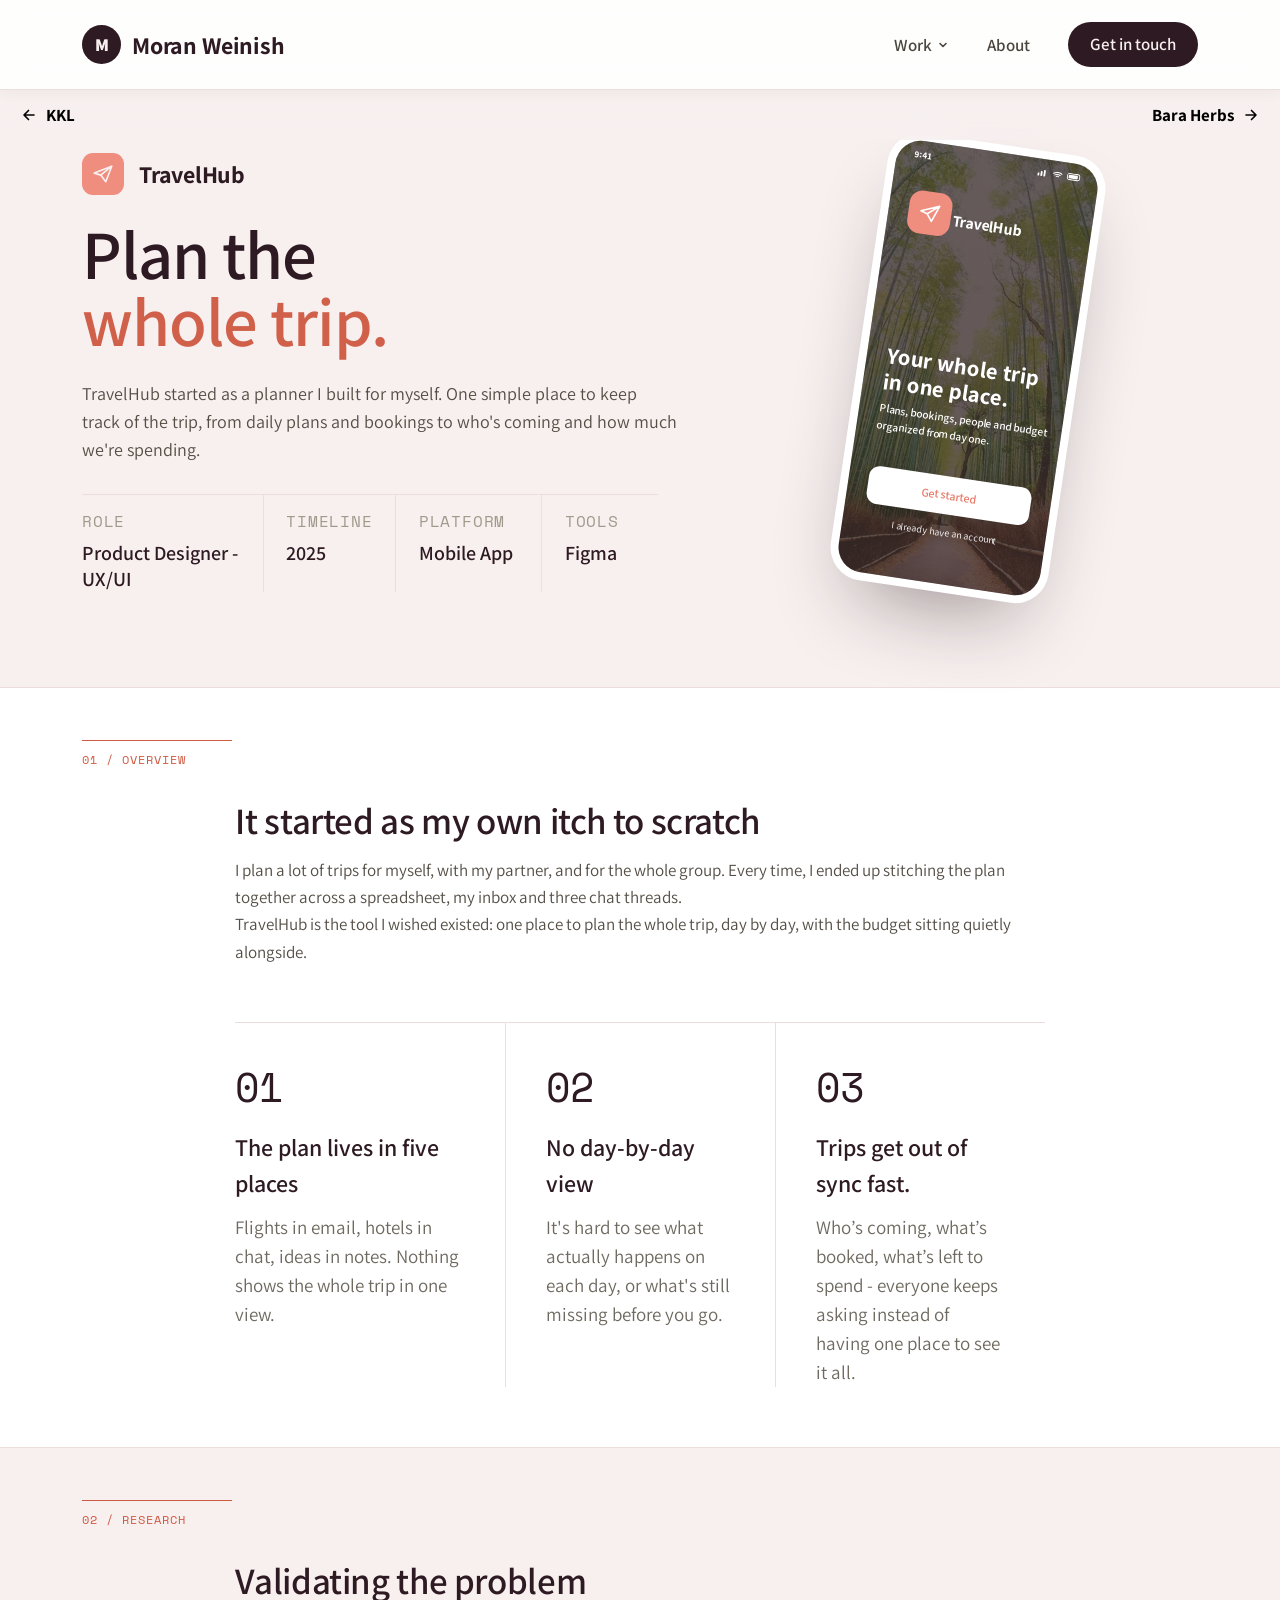
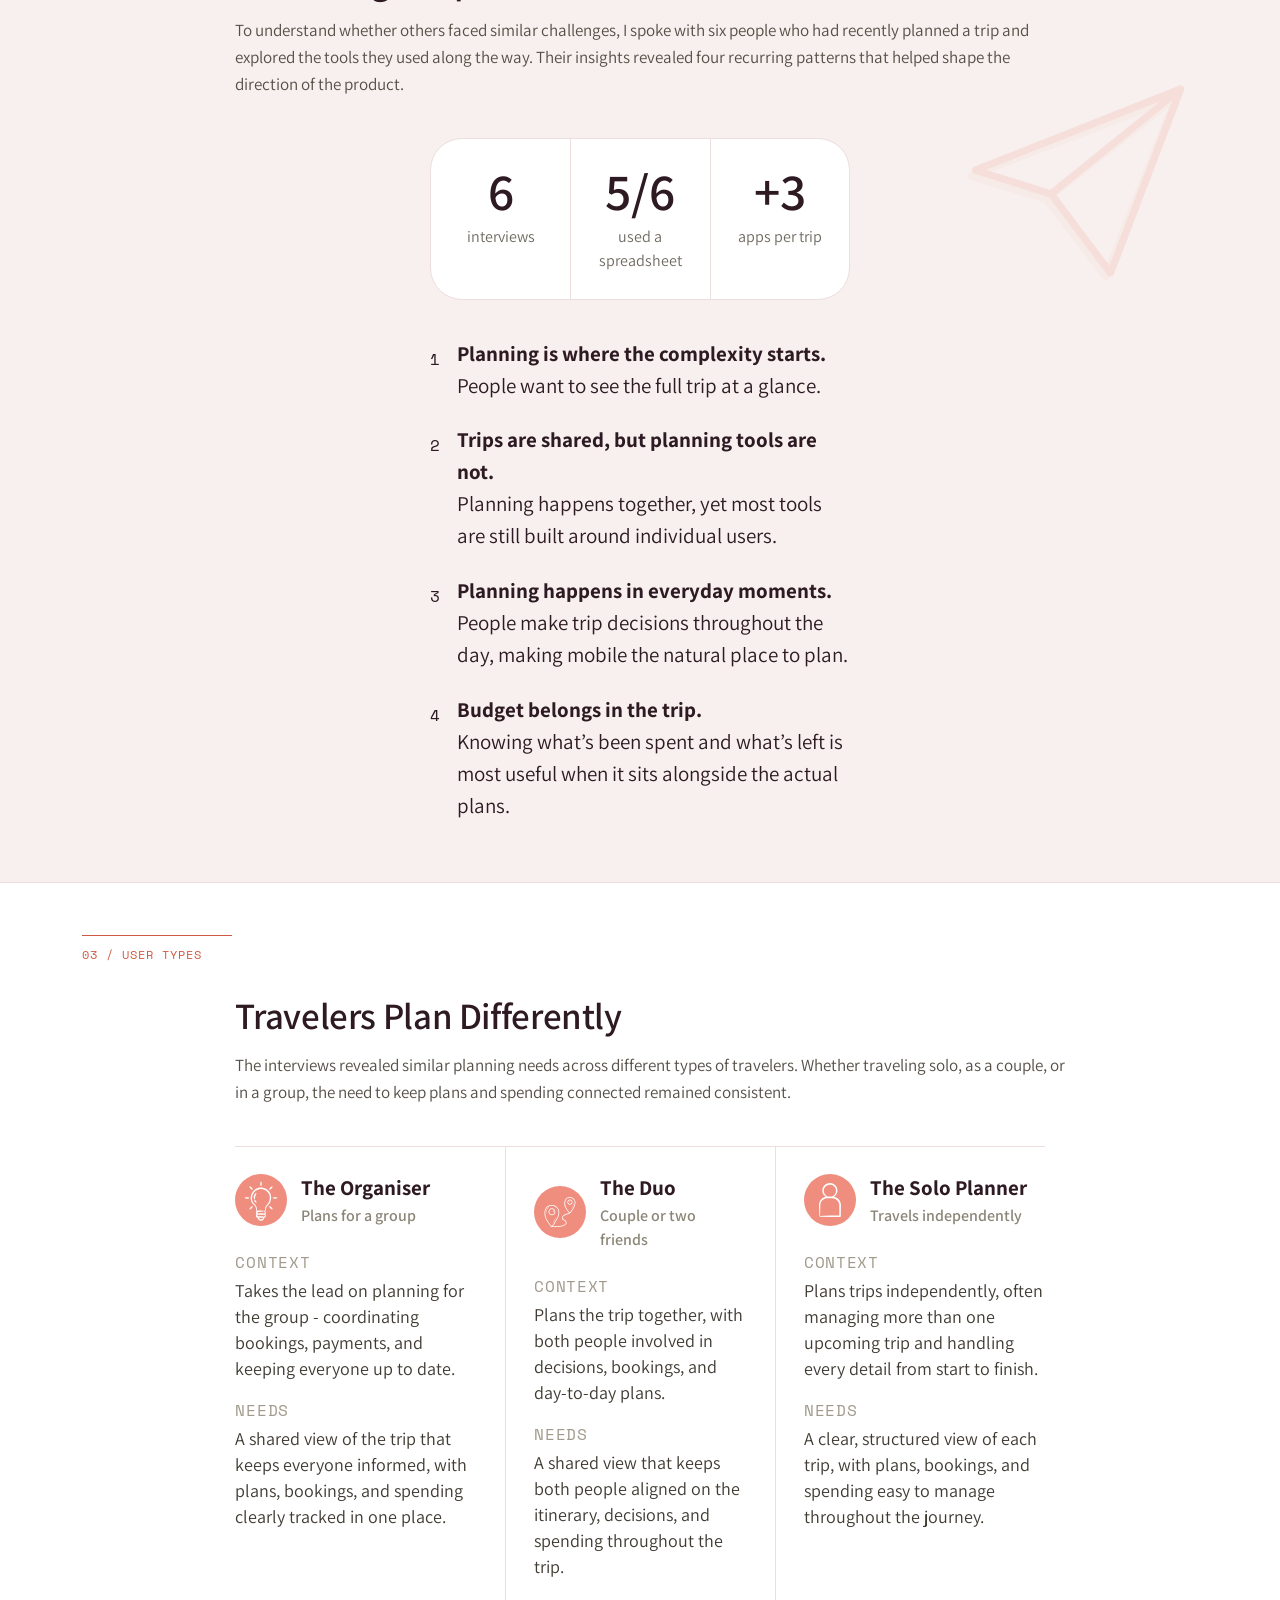
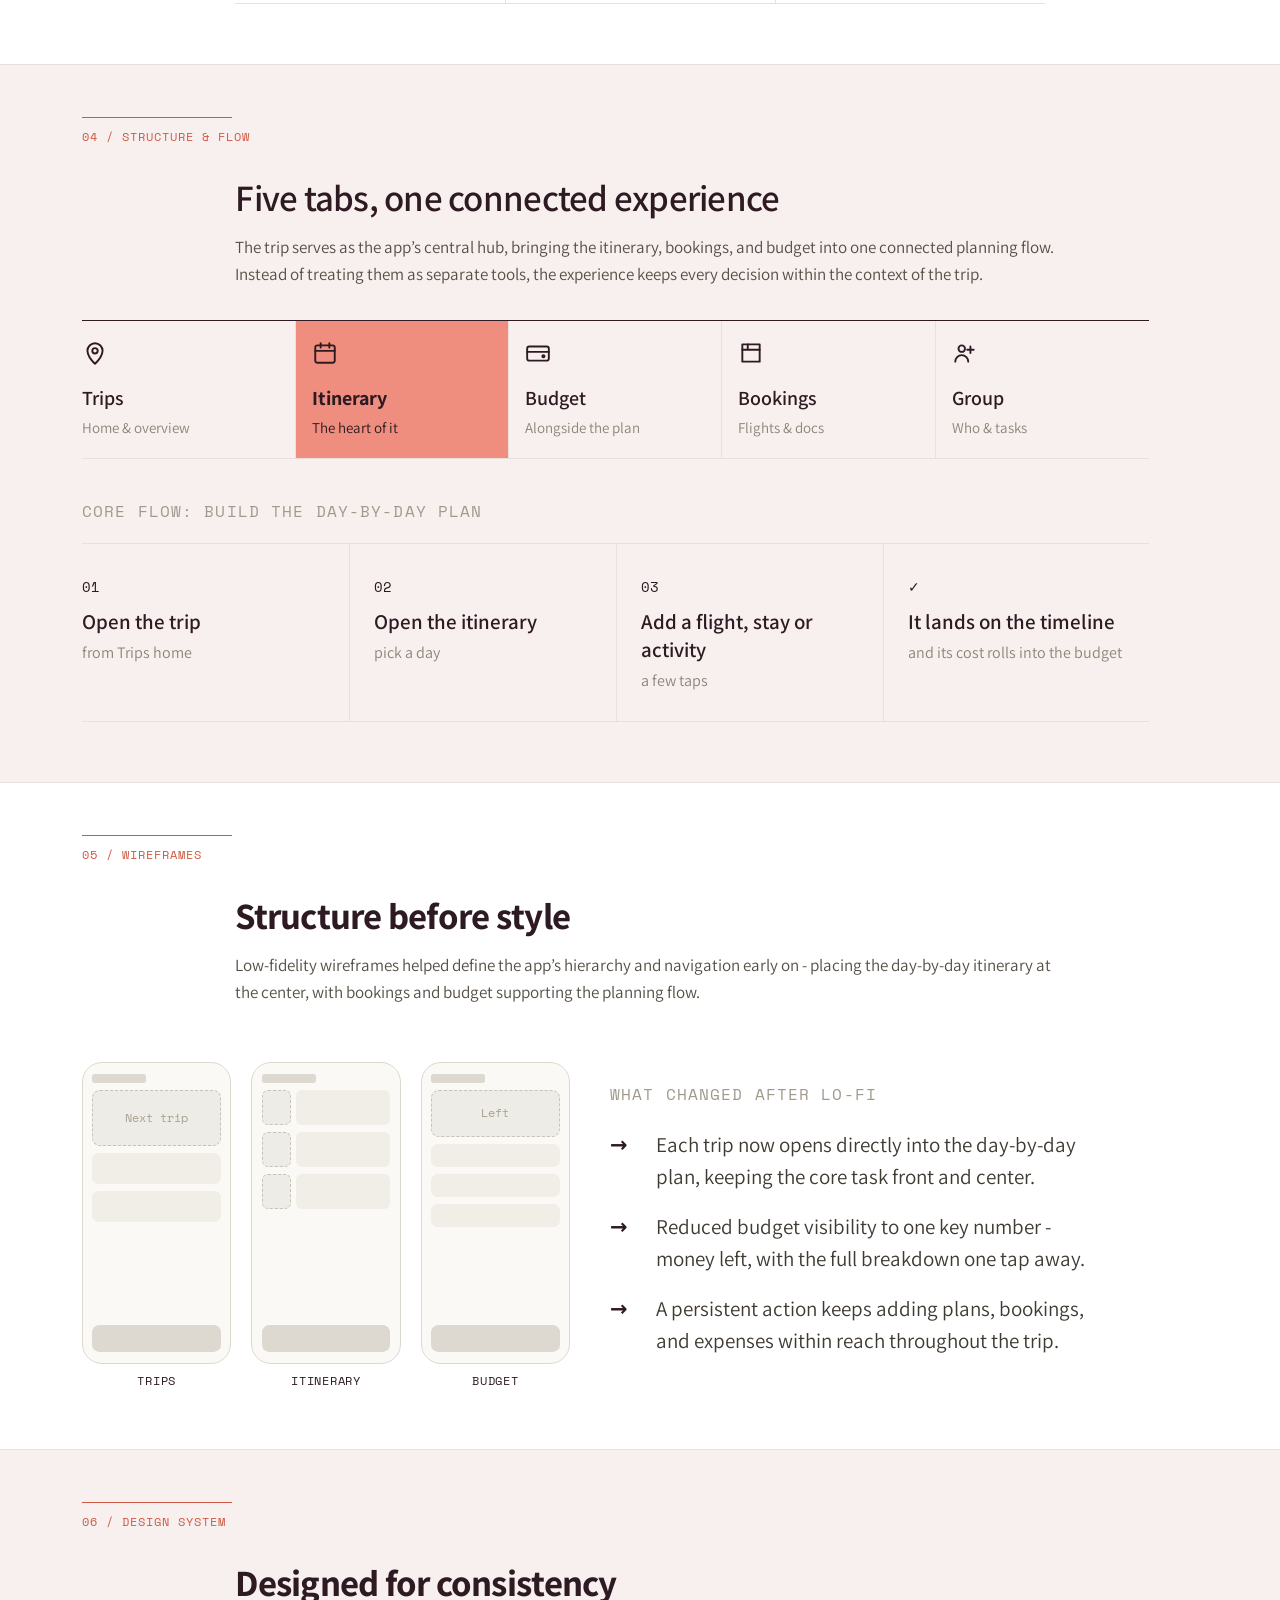
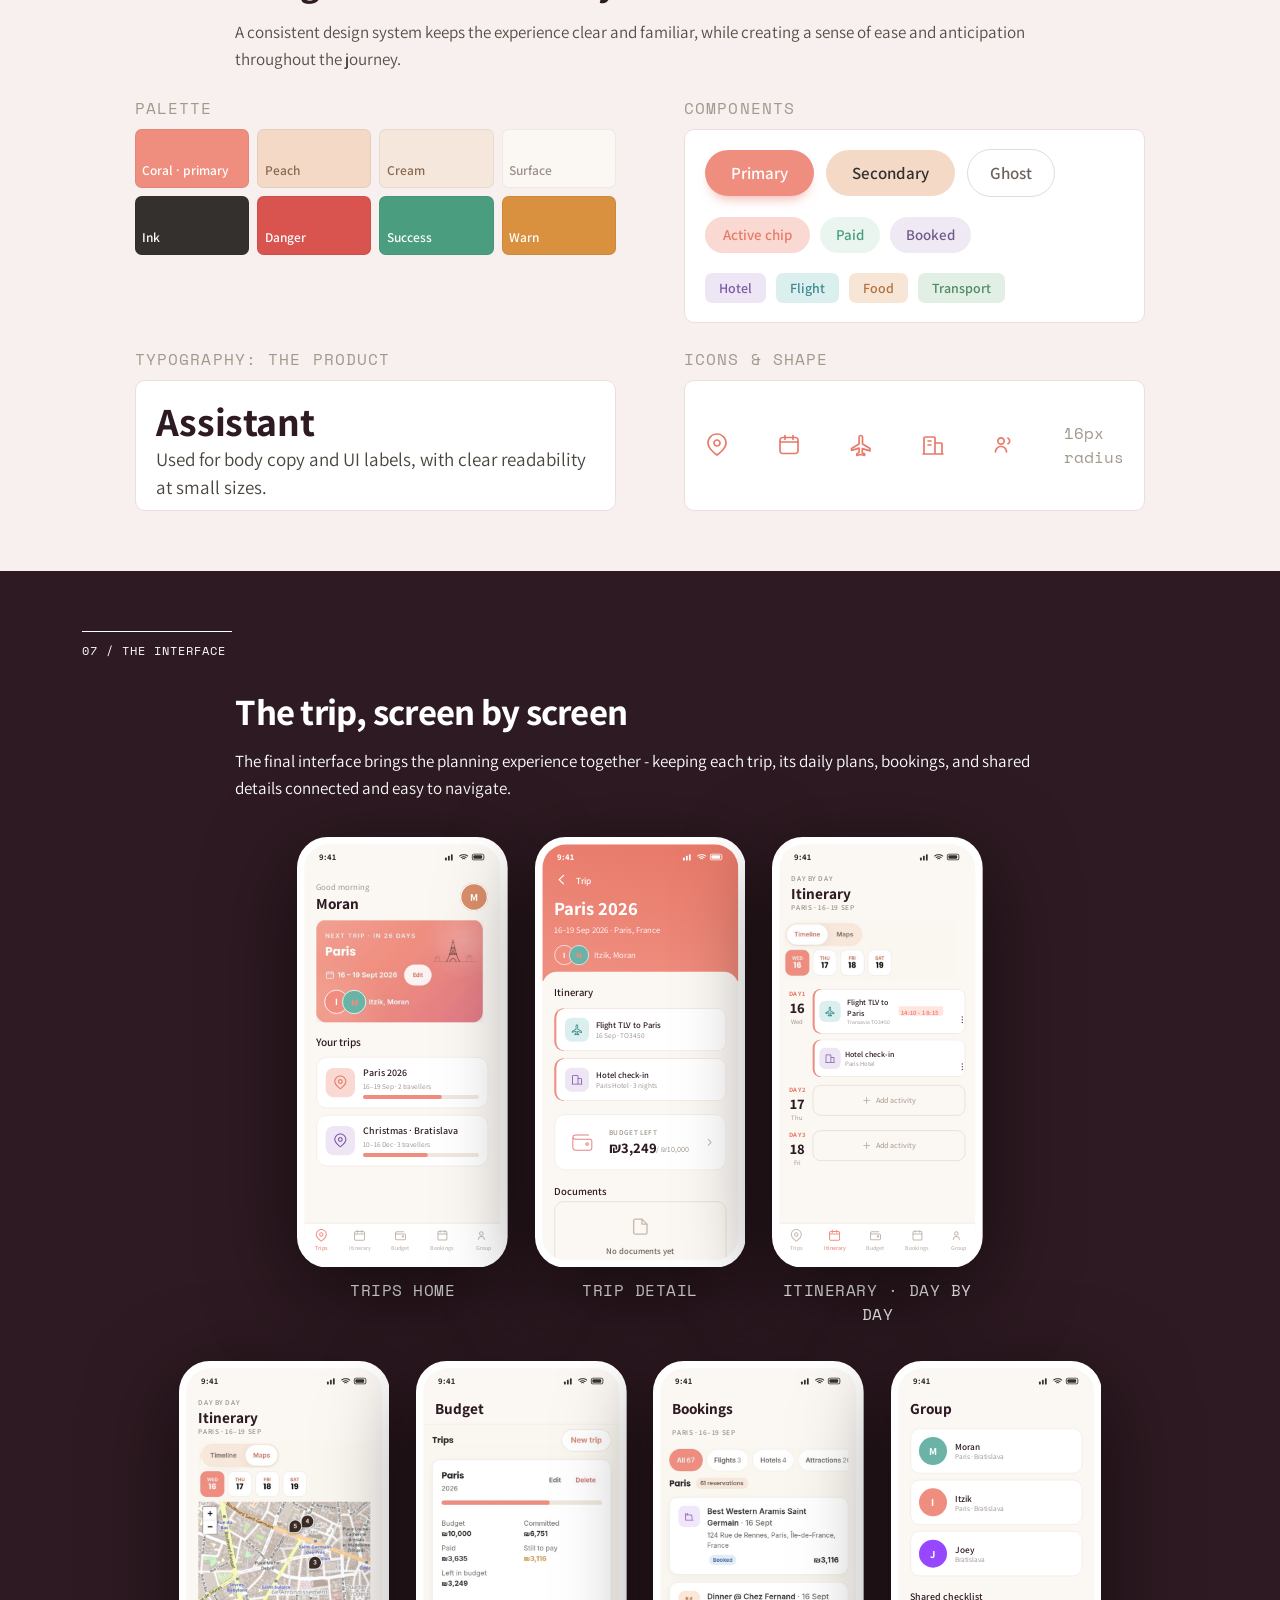
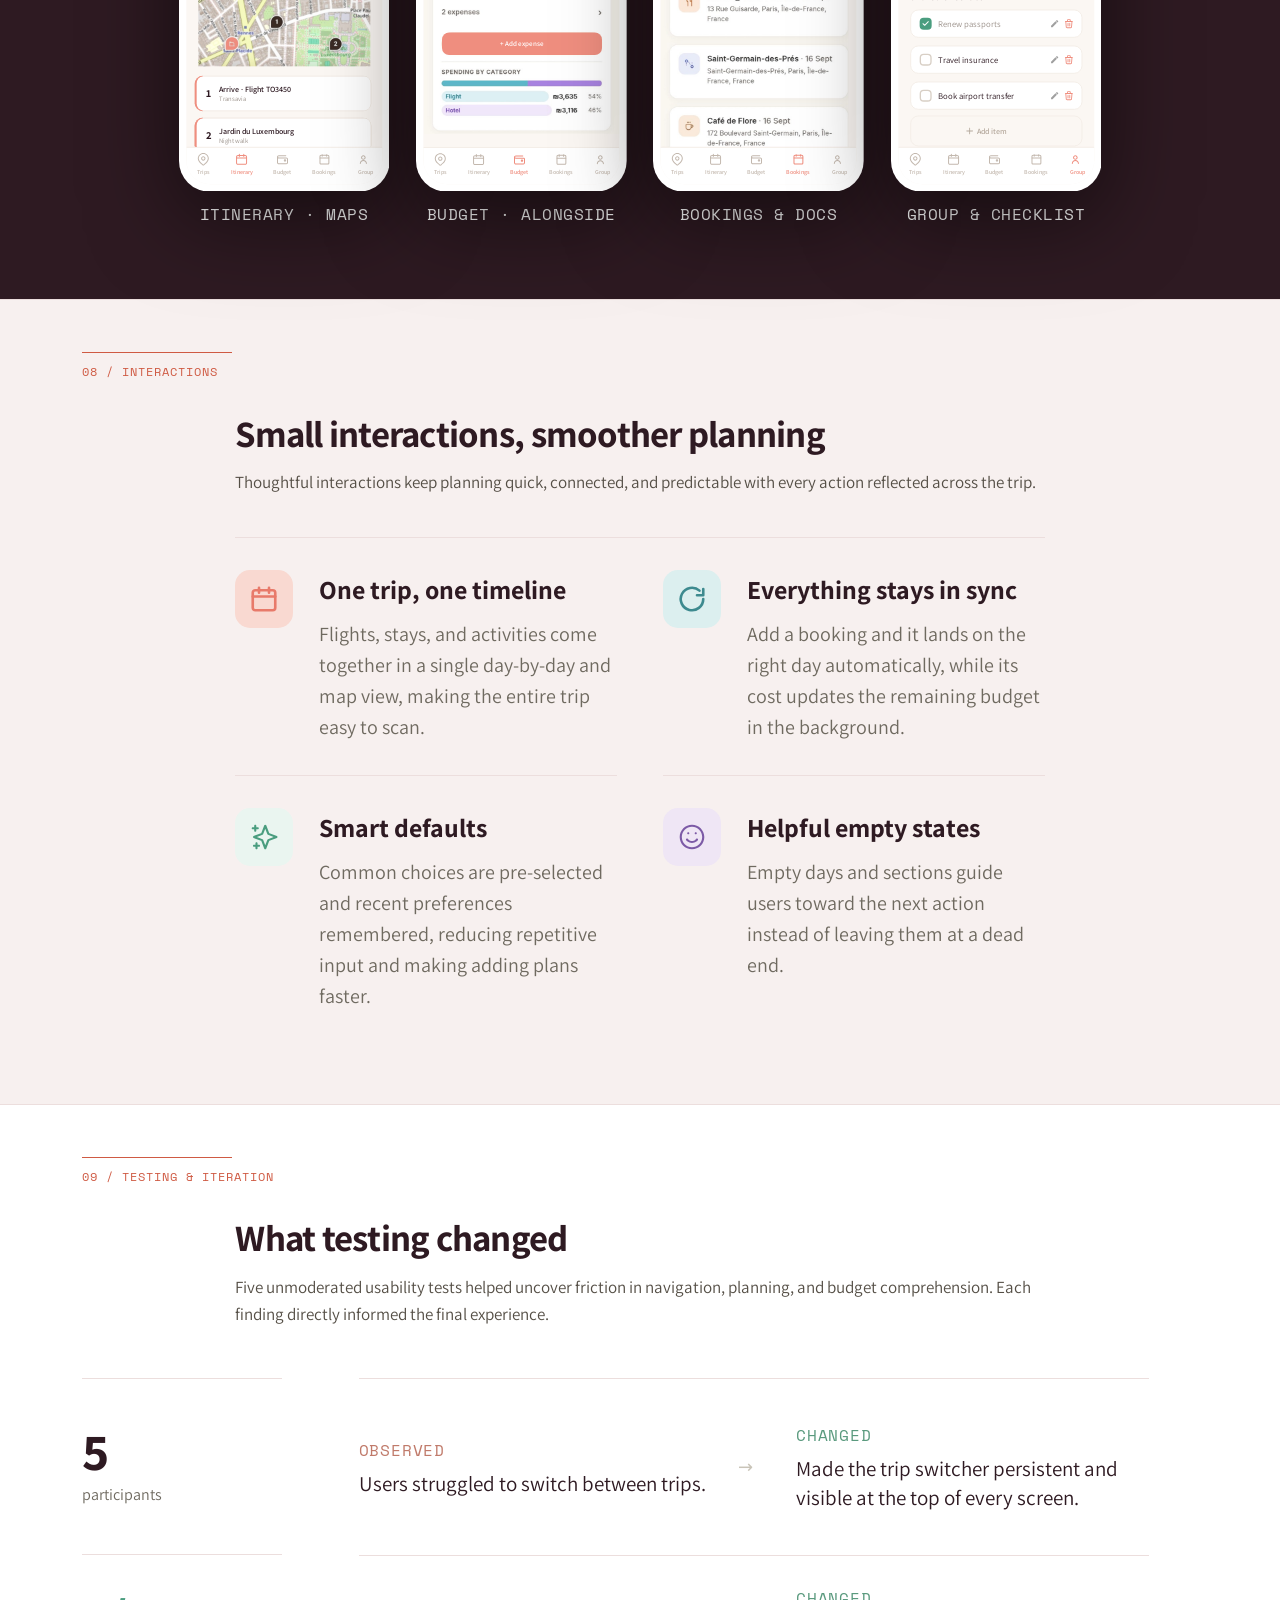
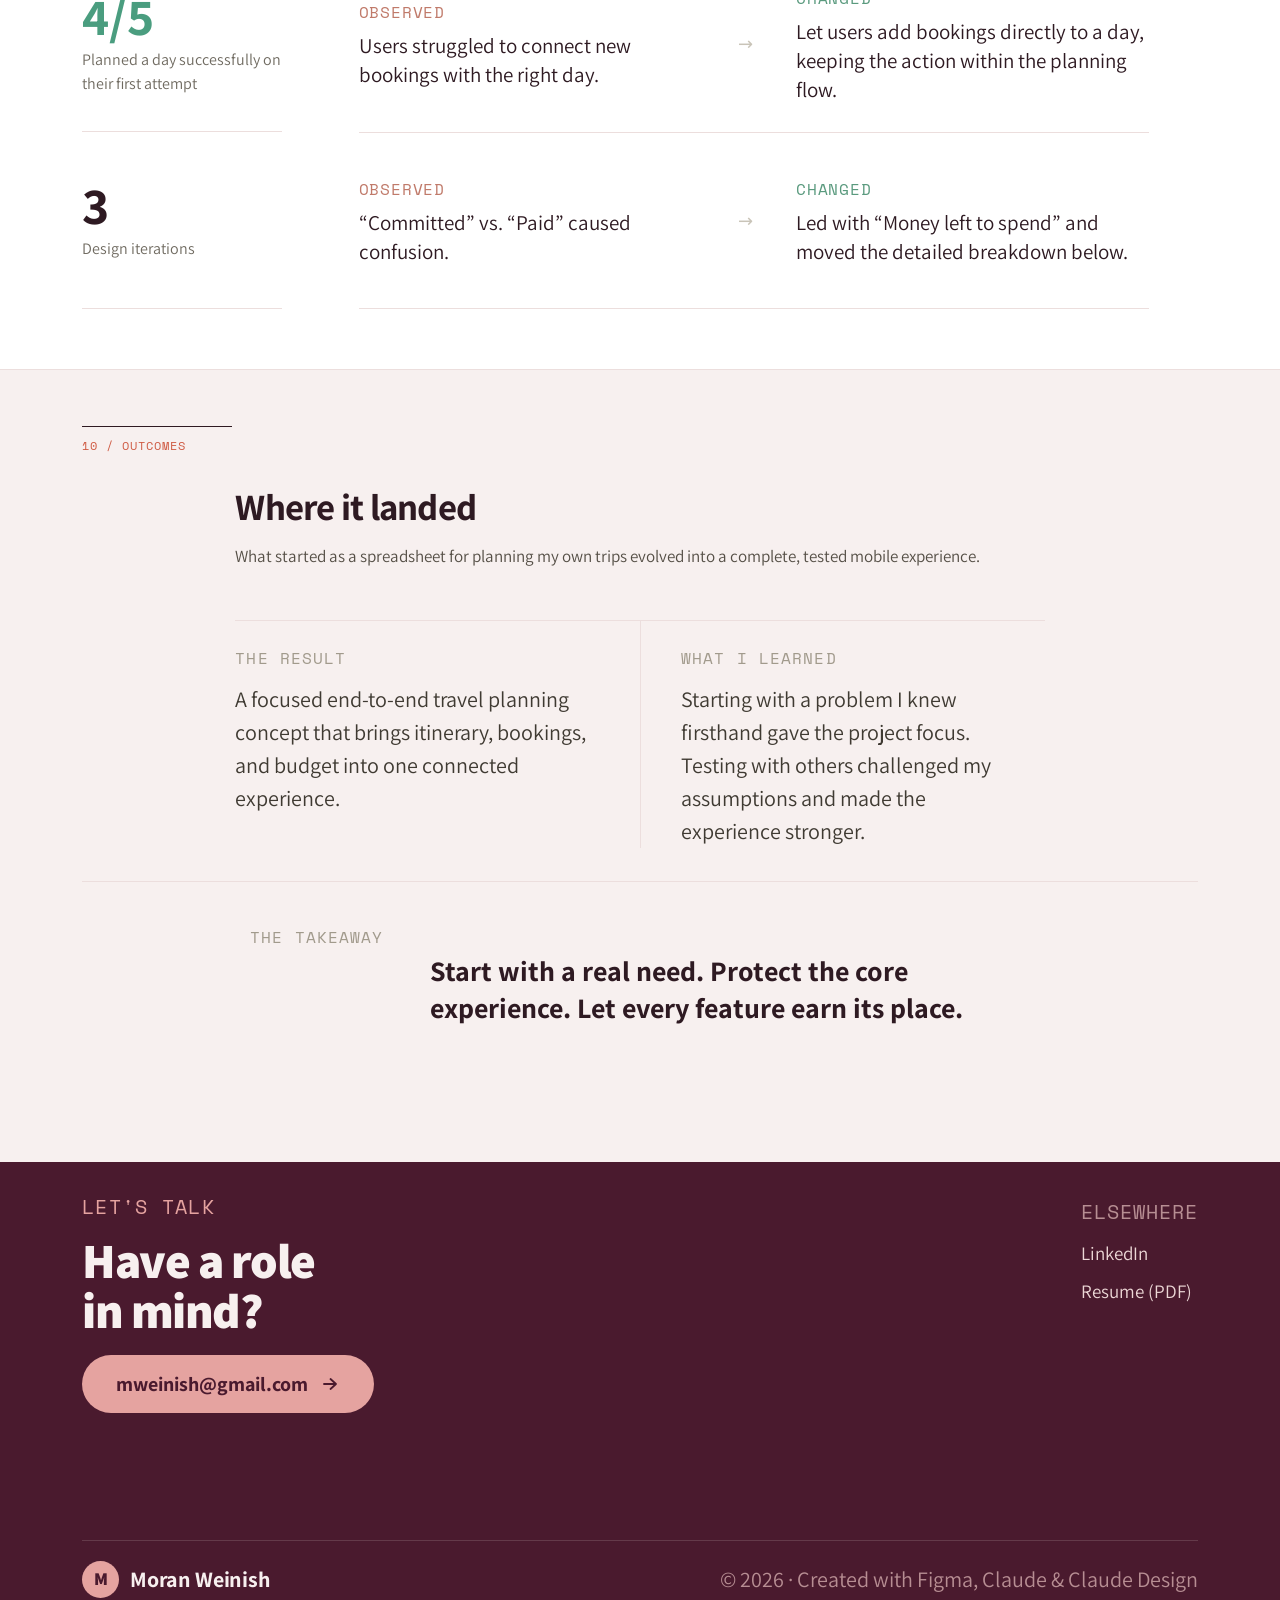
<file: work/travelhub.html>
<!doctype html>
<html lang="en">
<head>
  <meta charset="utf-8">
  <meta name="viewport" content="width=device-width, initial-scale=1">
  <meta name="build" content="v1.0.34">
  <title>TravelHub — plan the whole trip · Moran Weinish</title>
  <meta name="description" content="Case study: TravelHub, an end-to-end mobile trip planner that unifies itineraries, bookings, people and budgets in one place. UX/UI by Moran Weinish.">
  <link rel="canonical" href="https://moran-weinish.vercel.app/work/travelhub">
  <meta name="theme-color" content="#f7f0ef">
  <meta property="og:type" content="article">
  <meta property="og:title" content="TravelHub — plan the whole trip">
  <meta property="og:description" content="An end-to-end mobile trip planner. Case study by Moran Weinish.">
  <meta property="og:url" content="https://moran-weinish.vercel.app/work/travelhub">
  <meta property="og:image" content="https://moran-weinish.vercel.app/assets/og.png">
  <meta name="twitter:card" content="summary_large_image">
  <link rel="icon" href="/favicon.svg" type="image/svg+xml">
  <link rel="apple-touch-icon" href="/apple-touch-icon.png">
  <link rel="preconnect" href="https://fonts.googleapis.com">
  <link rel="preconnect" href="https://fonts.gstatic.com" crossorigin>
  <link rel="stylesheet" href="https://fonts.googleapis.com/css2?family=Assistant:wght@400;600;700;800&family=Space+Mono&display=swap">
  <script src="/js/splash.js"></script>
  <link rel="stylesheet" href="/css/tokens.css">
  <link rel="stylesheet" href="/css/site.css">
  <link rel="stylesheet" href="/css/case.css">
  <style>
    /* TravelHub palette — from the Figma "travel hub" frame */
    body.case {
      --cs-bg: #f7f0ef; --cs-hero-from: #f7f0ef;
      --cs-ink: #2e1a22; --cs-body: #544e45; --cs-body-2: #6f6a60;
      --cs-line: #ecdedd; --cs-line-2: #c9c4b8;
      --cs-accent: #cf5a43; --cs-accent-a: #e87a6a; --cs-tint-a: #f9d9d1; --cs-accent-b: #4a9d7f; --cs-tint-b: #eaf5f0;
      --cs-label-2: #a19a8c;   /* §06 sub-labels, fig 18:1023 (not KKL's green-grey) */
    }
    .cs-hero h1 { font-weight: 600; }
    .cs-h2 { font-weight: 700; }
    .cs-h2.semi { font-weight: 600; }
    /* §04–§10 headings are -1.12 at 56 in the frame (fig 18:867, 18:950 …); §01–§03 keep -0.56 */
    .cs-h2.tight { letter-spacing: -0.02em; }

    /* ---- §00 hero (fig 18:1250). Everything inside .th-phone uses --u (see case.css). ---- */
    .cs-hero { padding-bottom: 64px; }
    .cs-brand .cs-mark { background: #ef8e7f; }
    .cs-brand .cs-mark svg { width: 22px; height: 22px; }
    /* The phone is tilted 8.45° clockwise: container 18:1289 is rotated 5.95° and
       the phone 18:1290 inside it another 2.5° (checked against the live prototype,
       which reads ~8.5°). `rotate`, not `transform` — .reveal owns transform. */
    .th-phone { rotate: 8.45deg; }
    /* Screen 18:1292 is three fills over the white phone body: coral gradient 50%,
       the photo 50%, black 60%. Composited that is photo × 0.2 over
       0.125 × (gradient + white), so the base below is that pre-mixed gradient
       (165deg = the paint transform) and the photo sits on top at 0.2. */
    .th-phone .scr { background: linear-gradient(165deg, #3e3230, #3d2f2d 60%, #3b2d2a); }
    .th-phone .scr::before { background: url('/assets/img/travelhub/hero-bg.webp') center / cover; opacity: .2; }
    /* below 1024 --u is 1px (a 330 phone); tilted, its bounding box is 426 wide
       (330·cos + 678·sin), so on a phone it scales down to fit the screen with
       16 to spare each side instead of pushing the page sideways */
    @media (max-width: 1023px) { .th-phone { --u: min(1px, calc((100vw - 32px) / 426)); } }
    /* phones: the hero phone a touch smaller than full width (Itzik 2026-09-29) — about 11% */
    @media (max-width: 767px) { .th-phone { --u: min(.89px, calc((100vw - 32px) / 480)); } }
    /* phone contents placed from the top of the screen, fig 18:1292 (screen = phone + 12) */
    .th-phone .status { position: absolute; inset: 0 0 auto; height: calc(42 * var(--u)); padding: 0; }
    .th-phone .status span { position: absolute; left: calc(26 * var(--u)); top: calc(12 * var(--u)); line-height: calc(18 * var(--u)); }
    .th-phone .status svg { position: absolute; left: calc(213.6 * var(--u)); top: calc(15.5 * var(--u)); width: calc(67 * var(--u)); height: calc(11 * var(--u)); }
    .th-phone .icon { position: absolute; margin: 0; left: calc(30 * var(--u)); top: calc(74 * var(--u)); }
    .th-phone .icon svg { stroke: none; }
    /* live Figma: ~10px of air between the icon and the wordmark (measured 2026-09-29); 94.9 left only 5, 100 overshot */
    .th-phone .wm { position: absolute; left: calc(97.5 * var(--u)); top: calc(98 * var(--u)); font-weight: 700; font-size: calc(23.8 * var(--u)); line-height: calc(31 * var(--u)); letter-spacing: calc(-0.24 * var(--u)); }
    /* headline 308 / button 492 from the screen top = 320 / 504 from the phone top */
    .th-phone .copy { top: calc(307.8 * var(--u)); bottom: auto; }
    .th-phone .copy p { margin: calc(8 * var(--u)) calc(-12 * var(--u)) 0 0; line-height: calc(25.5 * var(--u)); }
    .th-phone .copy .cta { margin-top: calc(49 * var(--u)); height: calc(58 * var(--u)); padding: 0; display: grid; place-items: center; line-height: 1; }
    .th-phone .copy small { margin-top: calc(18 * var(--u)); line-height: calc(20 * var(--u)); }

    /* ---- §02 ---- */
    .findings b { display: block; }          /* the bold lead is its own line, fig 18:736 (U+2028) */
    .research { position: relative; }
    .research > .statbar, .research > .findings { position: relative; }
    /* live Figma: the stat bar sits centred against the findings list, not at its top */
    /* Itzik 2026-09-29: desktop follows the phone layout — the stat bar centred, the numbered findings
       underneath in a block of the same width (was: bar left, findings right) */
    @media (min-width: 1024px) {
      .research { grid-template-columns: minmax(0, 1fr); justify-items: center; row-gap: calc(56 * var(--k)); }
      .research > .statbar, .research > .findings { width: min(100%, calc(629 * var(--k))); }
      .research > .findings li { max-width: none; }
    }
    .th-plane { display: none; }

    /* ---- §03: the persona icons are Figma's own filled vectors (bulb 95:947,
       distance 95:926, person 95:906), drawn in the 52 avatar's coordinates ---- */
    .persona .av svg { width: 100%; height: 100%; fill: #fff; stroke: none; }

    /* ---- §05: three wireframes in one row, 224 + 30 + 224 + 30 + 224 = the 732 column (fig 18:954).
       Everything in them is in --w (the inline heights in the markup too): 1px below 1024, where the
       phone swipe row keeps its 224 frames, and one design pixel (--k) from 1024, where the column is
       732·k — fixed px there wrapped the row onto two or three lines at 1440 and 1024. These restate
       case.css's .wire rules (only TravelHub uses them). The boxes are dashed in Figma (3/2, fig 18:958). ---- */
    .wire-row { --w: 1px; }
    .wire { width: calc(224 * var(--w)); }
    .wire .fr { height: calc(452 * var(--w)); border-radius: calc(30 * var(--w)); padding: calc(16 * var(--w)) calc(14 * var(--w)); gap: calc(11 * var(--w)); }
    .wire .fr > * { border-radius: calc(10 * var(--w)); }
    .wire .fr .bar { width: calc(81 * var(--w)); height: calc(13 * var(--w)); border-radius: calc(4 * var(--w)); }
    .wire .fr .box { border-radius: calc(12 * var(--w)); border-style: dashed; }
    .wire .fr .row { gap: calc(8 * var(--w)); }
    .wire .fr .row i { height: calc(52 * var(--w)); border-radius: calc(9 * var(--w)); }
    .wire .fr .row i:first-child { width: calc(44 * var(--w)); border-style: dashed; }
    .wire .fr .btn-w { height: calc(40 * var(--w)); border-radius: calc(11 * var(--w)); }
    .wire span { margin-top: calc(14 * var(--w)); text-transform: uppercase; }
    @media (min-width: 1024px) {
      .wire-row { --w: var(--k); flex-wrap: nowrap; justify-content: flex-start; gap: calc(30 * var(--k)); }
      .wire span { font-size: max(12px, calc(16 * var(--k))); letter-spacing: calc(1.12 * var(--k)); line-height: calc(24 * var(--k)); }
    }

    /* ---- §06 ---- */
    .ds h3 { letter-spacing: 1.12px; }
    .swatches.th { grid-template-columns: repeat(auto-fill, minmax(160px, 1fr)); }
    .type-sample .sub { margin-top: 5px; font-size: 19px; color: #4a453d; }
    /* pill heights, fig 18:1056 (46), 18:1060 (48), 18:1063 (36), 18:1070 (30) */
    .ds.th .ds-btn { line-height: 22px; }
    .ds.th .ds-tag { line-height: 20px; }
    .ds.th .ds-row:last-child .ds-tag { padding: 6px 14px; line-height: 18px; }
    .ds.th .ds-row:first-child { gap: 12px; }
    .ds.th .ds-row + .ds-row { margin-top: 20px; }
    .ds.th .icons .note { margin-left: 0; letter-spacing: 0; line-height: 24px; color: #a19a8c; }
    /* one row at every width — on a phone the note wrapped under the icons (before the ≥1024 rule, CLAUDE.md §5) */
    .ds.th .panel.icons { flex-wrap: nowrap; justify-content: space-between; gap: 12px; }

    /* ---- §08: rules between the interaction rows only, none under the last (fig 18:1108…: each row
       has a top border, the block no bottom one); the ≥1024 block does the same for its bottom pair ---- */
    .inter > div:last-child { border-bottom: 0; }

    /* ---- §10 takeaway: its own top rule, fig 226:2942 ---- */
    .outcome2 { border-bottom: 0; }
    /* stacked (below 1024) the result and the lesson get the rule the desktop draws between its two columns */
    @media (max-width: 1023px) { .outcome2 > div + div { border-top: 1px solid var(--cs-line); } }
    .takeaway { border-top: 1px solid var(--cs-line); }

    @media (min-width: 1024px) {
      /* hero: the phone rotates about its centre, and Figma's rotated phone has its
         centre at x 1452.3 y 486.6 of the frame (18:1289 → 73:633 → 18:1290 with
         both rotations applied). Unrotated, that box is 1287 → 1617, so it sits 180
         left of the column edge (110 empty track + 70 gap) and 147.6 from the top. */
      .cs-hero { padding-bottom: calc(119 * var(--k)); }
      .th-hero-grid { grid-template-columns: minmax(0, 1fr) calc(330 * var(--k)) calc(110 * var(--k)); }
      .th-phone { align-self: start; margin-top: calc(-15.5 * var(--k)); }
      /* lede text 28 below the h1 box and the meta rule 44 below the lede (fig 18:1264 ends 495,
         18:1267 at 523, 78 tall, 18:1268 at 645; live prototype agrees). Was 25 / 40, which put them
         3 and 7 high. The lede gap keeps case.css's 25 as a floor (the lede's type is floored at
         18px, so a scaled 15 at 1024 was tight). The column is centred against the phone, so
         whatever it grows is taken back underneath — the brand and h1 stay where they were. */
      .cs-hero .lede { max-width: calc(893 * var(--k)); margin-top: max(25px, calc(28 * var(--k))); }
      .cs-meta { margin-top: calc(44 * var(--k)); }
      .th-hero-grid > div:first-child { margin-bottom: calc(25px - max(25px, calc(28 * var(--k))) - 4 * var(--k)); }
      /* meta row 793, columns 215 / 184 / 219 / 169(+6), fig 18:1268. Role keeps a 158 floor
         (case.css) so "Product Designer -" / "UX/UI" stays two lines at 1440 and 1024; its column
         grows by the same amount (158 + the 34·k right padding). 1920 is unchanged: 180 / 215. */
      .cs-meta { min-width: min(100%, calc(793 * var(--k))); }
      .cs-meta > div:nth-child(1) { min-width: max(calc(215 * var(--k)), calc(158px + 34 * var(--k))); }
      .cs-meta > div:nth-child(2) { min-width: calc(184 * var(--k)); }
      .cs-meta > div:nth-child(3) { min-width: calc(219 * var(--k)); }
      .cs-meta > div:nth-child(4) { min-width: calc(175 * var(--k)); }
      .cs-meta > div:first-child dd { max-width: max(calc(180 * var(--k)), 158px); }

      /* §02: findings text 550 (fig 18:740), plane fig 95:856 */
      .findings li { max-width: calc(577 * var(--k)); }
      /* Figma spaces the four findings 44 / 24 / 33 apart (18:733 → 18:745; the live prototype reads
         the same), which looks like a slip rather than a rhythm — one even 34, their average (was 22) */
      .findings { gap: calc(34 * var(--k)); }
      .th-plane { display: block; position: absolute; right: calc(20 * var(--k)); top: calc(-80 * var(--k)); width: calc(326.6 * var(--k)); height: auto; pointer-events: none; }

      /* §03, §08, §10: inset to the content block like .cs-content (fig 133:7595, 18:1107, 226:2931) */
      .personas, .inter, .outcome2 { margin-inline: calc(230 * var(--k)); }
      /* §08: two per row here, so neither of the bottom pair draws a rule (see the base rule) */
      .inter > div:nth-last-child(-n+2) { border-bottom: 0; }
      /* §10: the columns end with their text — Figma has no bottom padding (226:2932: 34 top, 0 bottom;
         the takeaway rule is 50 below). Was 30. Stacked below 1024 it keeps its 30. */
      .outcome2 > div { padding-bottom: 0; }
      /* the persona columns are narrower once inset, so their padding scales too (fig 18:796: 38 top, 42 each side, none after the last) */
      .persona { padding: calc(38 * var(--k)) calc(42 * var(--k)) calc(34 * var(--k)); }
      .persona:last-child { padding-right: 0; }

      /* §04: 1601 wide, fig 18:870 / 18:914 */
      .tabs5, .flow4 { max-width: calc(1601 * var(--k)); }
      /* the tab row is ruled top (ink) and bottom (line) only, with a divider after every tab but the
         last — no outer box, no radius, and Trips starts flush at the gutter (fig 18:870: a hard-stop
         #2e1a22 / #ecdedd stroke; cells 18:871… right border only, 28 / 24 padding). Below 1024 the
         2-column grid keeps its boxed cells. */
      .tabs5 { border: 0; border-radius: 0; overflow: visible; border-top: 1px solid var(--cs-ink); border-bottom: 1px solid var(--cs-line); }
      .tabs5 div { margin: 0; border: 0; padding: calc(28 * var(--k)) calc(24 * var(--k)); }
      .tabs5 div:not(:last-child) { border-right: 1px solid var(--cs-line); }
      .tabs5 div:first-child { padding-left: 0; }

      /* §05: top-aligned, no rule, 730 wide, fig 18:994 */
      .wires { align-items: start; }
      .changes { border-top: 0; padding-top: calc(26 * var(--k)); }
      .changes li { max-width: calc(730 * var(--k)); }

      /* §06: KKL §07's inset 2 × 2 (Moran, 2026-09-29) — Palette | Components over
         Typography | Icons & shape, the grid inset 79 each side (202 → 1718 at 1920),
         columns 722 | 692, rows level. Row gap 36 and label gap 14 are TravelHub's own
         (fig 18:1051: panel bottom 250 → "Icons & shape" 286; labels 24 + 14). */
      .ds.th { margin-inline: calc(79 * var(--k)); grid-template-columns: calc(722 * var(--k)) calc(692 * var(--k));
               justify-content: space-between; gap: calc(36 * var(--k)) 0; }
      .ds.th > div { display: flex; flex-direction: column; }
      .ds.th > div > .panel { flex: 1; }
      .ds.th h3 { margin-bottom: calc(14 * var(--k)); }
      .swatches.th { grid-template-columns: repeat(4, minmax(0, 1fr)); max-width: none; }
      .ds.th .panel { padding: calc(28 * var(--k)) calc(30 * var(--k)); }
      .ds.th .panel.comp { min-height: calc(212 * var(--k)); }      /* 18:1054 */
      .ds.th .panel.type-sample { padding: calc(28 * var(--k)) calc(30 * var(--k)) calc(12 * var(--k)); }
      .type-sample .sub { margin-top: calc(5 * var(--k)); }
      /* icons spread across the wider panel, like KKL's iconography row */
      .ds.th .panel.icons { padding: calc(24 * var(--k)) calc(30 * var(--k)); min-height: calc(117 * var(--k));
                            justify-content: space-between; gap: calc(24 * var(--k)); flex-wrap: nowrap; }
      .ds.th .icons svg { width: max(24px, calc(32 * var(--k))); height: max(24px, calc(32 * var(--k))); }

      /* §09: observations 1186, fig 18:1175 */
      .testing { grid-template-columns: calc(300 * var(--k)) minmax(0, calc(1186 * var(--k))); align-items: stretch; }
      /* Itzik 2026-09-29: the dividers of both columns sit at the same heights — three equal rows each,
         both columns stretched to the taller one */
      .tstats, .obs { display: grid; grid-template-rows: repeat(3, 1fr); }
      .tstats > div { display: flex; flex-direction: column; justify-content: center; }

      /* §10 takeaway: 303 tall, 50 below the outcomes; label 230 at x 375, quote at 645,
         label text 65 and quote 108 below the rule (fig 226:2942–2946) */
      .takeaway { margin-top: calc(50 * var(--k)); min-height: calc(303 * var(--k)); align-items: start;
                  grid-template-columns: calc(230 * var(--k)) minmax(0, calc(900 * var(--k)));
                  gap: calc(40 * var(--k)); padding: calc(54 * var(--k)) 0 calc(10 * var(--k)) calc(252 * var(--k)); }
      .takeaway .cs-label { padding-top: calc(10 * var(--k)); }
      .takeaway p { padding-top: calc(53 * var(--k)); }
    }

    /* legibility below 1200: the inset persona columns are too narrow for avatar + name side by side */
    @media (min-width: 1024px) and (max-width: 1199px) {
      .persona header { flex-direction: column; align-items: flex-start; }
      /* §06 as KKL at this width: the top row stacks, Typography | Icons stay side by side */
      .ds.th { grid-template-columns: calc(722 * var(--k)) calc(692 * var(--k)); gap: 40px 0; }
      .ds.th > div:nth-child(-n+2) { grid-column: 1 / -1; }
    }

    /* §07: phones packed and centred, 3 then 4, 40 apart — 8 tracks of 178 (316 + 40),
       the first row starting one track in. Fig 18:1334 / 18:1609. */
    @media (min-width: 1200px) {
      .screens { grid-template-columns: repeat(8, calc(178 * var(--k))); justify-content: center; column-gap: 0; row-gap: calc(52 * var(--k)); }
      .screen, .screen:nth-child(-n+3) { grid-column: span 2; }
      .screen:first-child { grid-column: 2 / span 2; }
    }

    /* ---- phones: the TravelHub-only blocks a size down, in line with the shared
       phone type (body 16, card titles 19), and the wireframes as a swipe row like
       .screens instead of three 452-tall frames stacked ---- */
    @media (max-width: 767px) {
      .trio .n { font-size: 30px; }
      .trio h3 { font-size: 19px; }
      .trio p { font-size: 16px; line-height: 25px; }
      .statbar div { padding: 20px 8px; }
      .statbar b { font-size: 38px; }
      .statbar span { font-size: 14px; line-height: 19px; }
      .findings { gap: 18px; }
      .findings li { grid-template-columns: 24px 1fr; font-size: 17px; line-height: 26px; }
      .findings li::before { font-size: 14px; padding-top: 2px; }
      .persona h3 { font-size: 19px; }
      .persona dd { font-size: 16px; line-height: 25px; }
      .tabs5 div, .flow4 div { padding: 22px 18px; }
      .tabs5 h3 { font-size: 18px; }
      .flow4 h3 { font-size: 18px; line-height: 24px; }
      .flow4 p { font-size: 15px; }
      .wire-row {
        flex-wrap: nowrap; justify-content: flex-start; gap: 18px;
        overflow-x: auto; overscroll-behavior-x: contain; scroll-snap-type: x mandatory;
        margin-inline: calc(-1 * var(--gutter)); padding-inline: var(--gutter);
        scroll-padding-inline: var(--gutter); scrollbar-width: none; -webkit-overflow-scrolling: touch;
      }
      .wire-row::-webkit-scrollbar { display: none; }
      .wire { flex: 0 0 224px; scroll-snap-align: start; }
      .changes li { grid-template-columns: 24px 1fr; gap: 10px; font-size: 17px; line-height: 26px; }
      .inter > div { gap: 18px; padding: 26px 0; }
      .inter .ic { width: 48px; height: 48px; border-radius: 13px; }
      .inter .ic svg { width: 26px; height: 26px; }
      .inter h3 { font-size: 19px; }
      .inter p { font-size: 16px; line-height: 25px; }
      .tstats b { font-size: 38px; }
      /* phones keep the Observed → Changed pairing side by side, arrow and all (Itzik), and the obs block
         doesn't draw a second rule right under the stats' last one */
      .obs { display: grid; gap: 12px; }
      .obs > div { grid-template-columns: minmax(0, 1fr) 18px minmax(0, 1fr); gap: 10px; align-items: start;
                   padding: 16px; border: 1px solid var(--cs-line); border-radius: 14px; background: var(--surface); }
      .obs > div:last-child { border-bottom: 1px solid var(--cs-line); }
      /* each theme is its own card, so the stats read first and every Observed → Changed pair as one unit */
      .obs .arrow { display: block; padding-top: 22px; text-align: center; }
      .testing { gap: 24px; }
      .obs .cs-label { font-size: 13px; }
      .obs p { font-size: 15px; line-height: 22px; }
      .outcome2 p { font-size: 17px; line-height: 27px; }
      .takeaway p { font-size: 23px; }
    }
      /* live Figma + decode (18:1265, characters 9+): "whole trip." is the coral accent — a darker coral than
       Figma's #ef8e7f (2.1:1), which fails contrast even for large text; #d0604a is 3.4:1 (Itzik 2026-09-29) */
    .cs-hero h1 .accent { color: #d0604a; }
      /* the wireframes' placeholder labels ("Next trip", "Left"): Figma has 11px; the site's floor is 12 */
    .wire .fr .box { font-size: 12px; }
  </style>
</head>
<body class="case">

<div class="splash" aria-hidden="true">
  <div class="splash-in">
    <p class="splash-name"><span><b>Moran</b></span><span><b>Weinish</b></span></p>
    <i class="splash-bar"></i>
    <p class="splash-role"><span>Product &amp; UX/UI Designer</span><i></i></p>
  </div>
</div>

<header class="nav">
  <div class="wrap">
    <a class="brand" href="/"><span class="brand-mark" aria-hidden="true">M</span><span>Moran Weinish</span></a>
    <ul class="nav-links">
      <li class="has-menu"><a href="/#work" aria-haspopup="true">Work <svg class="chev" viewBox="0 0 12 12" aria-hidden="true"><path d="M3 4.5 6 7.5 9 4.5" fill="none" stroke="currentColor" stroke-width="1.6" stroke-linecap="round" stroke-linejoin="round"/></svg></a>
        <ul class="menu" aria-label="Case studies">
          <li><a href="/work/kkl">KKL</a></li>
          <li><a href="/work/travelhub" aria-current="page">TravelHub</a></li>
          <li><a href="/work/bara">Bara Herbs</a></li>
          <li><a href="/work/suzuki">Suzuki Israel</a></li>
        </ul>
      </li>
      <li><a href="/#about">About</a></li>
      <li><a class="btn btn-dark" href="#contact">Get in touch</a></li>
    </ul>
    <button class="nav-toggle" aria-label="Menu" aria-expanded="false" aria-controls="drawer"><span></span></button>
  </div>
  <nav class="nav-drawer" id="drawer" aria-label="Mobile">
    <ul class="wrap">
      <li><a href="/#work">Work</a></li>
      <li><a href="/#about">About</a></li>
      <li><a class="btn btn-dark" href="#contact">Get in touch</a></li>
    </ul>
  </nav>
</header>

<main>

  <!-- ============ HEADER ============ -->
  <nav class="cs-topnav" aria-label="Case studies">
    <a class="back" href="/work/kkl"><svg width="18" height="18" viewBox="0 0 18 18" fill="none" stroke="currentColor" stroke-width="1.65" stroke-linecap="round" stroke-linejoin="round" aria-hidden="true"><path d="M14 9H4M8.5 4.5 4 9l4.5 4.5"/></svg><span class="n">KKL</span></a>
    <a class="fwd" href="/work/bara"><span class="n">Bara Herbs</span><svg width="18" height="18" viewBox="0 0 18 18" fill="none" stroke="currentColor" stroke-width="1.65" stroke-linecap="round" stroke-linejoin="round" aria-hidden="true"><path d="M4 9h10M9.5 4.5 14 9l-4.5 4.5"/></svg></a>
  </nav>
  <header class="cs-hero">

    <div class="wrap th-hero-grid">
      <div>
        <p class="cs-brand"><span class="cs-mark"><svg width="22" height="22" viewBox="0 0 22.4 22.4" aria-hidden="true" focusable="false"><path d="M20.09 3.27L20.88 3.57C21.0 3.26 20.92 2.91 20.69 2.67C20.45 2.44 20.1 2.37 19.79 2.49L20.09 3.27ZM2.34 10.28L2.03 9.5C1.7 9.63 1.49 9.95 1.5 10.31C1.51 10.66 1.75 10.97 2.09 11.08L2.34 10.28ZM14.02 19.16L13.35 19.66C13.53 19.91 13.84 20.03 14.14 19.99C14.44 19.95 14.7 19.74 14.81 19.46L14.02 19.16ZM20.09 3.27L19.79 2.49L2.03 9.5L2.34 10.28L2.65 11.06L20.4 4.05L20.09 3.27ZM2.34 10.28L2.09 11.08L8.63 13.14L8.88 12.33L9.13 11.53L2.59 9.48L2.34 10.28ZM20.09 3.27L19.31 2.97L13.24 18.86L14.02 19.16L14.81 19.46L20.88 3.57L20.09 3.27ZM14.02 19.16L14.69 18.65L9.55 11.83L8.88 12.33L8.21 12.84L13.35 19.66L14.02 19.16ZM20.09 3.27L19.57 2.62L8.35 11.68L8.88 12.33L9.41 12.99L20.62 3.92L20.09 3.27Z" fill="#f7f0ef"/></svg></span>TravelHub</p>
        <h1>Plan the<br><span class="accent">whole trip.</span></h1>
        <p class="lede">TravelHub started as a planner I built for myself. One simple place to keep track of the trip, from daily plans and bookings to who's coming and how much we're spending.</p>
        <dl class="cs-meta">
          <div><dt>Role</dt><dd>Product Designer&nbsp;- UX/UI</dd></div>
          <div><dt>Timeline</dt><dd>2025</dd></div>
          <div><dt>Platform</dt><dd>Mobile App</dd></div>
          <div><dt>Tools</dt><dd>Figma</dd></div>
        </dl>
      </div>
      <div class="th-phone reveal" aria-label="TravelHub welcome screen" role="img">
        <div class="scr">
          <div class="status"><span>9:41</span><svg viewBox="0 0 67 11" aria-hidden="true" focusable="false"><path d="M2.08 6.42L1.17 6.42C0.66 6.42 0.25 6.83 0.25 7.34L0.25 10.09C0.25 10.59 0.66 11.0 1.17 11.0L2.08 11.0C2.59 11.0 3.0 10.59 3.0 10.09L3.0 7.34C3.0 6.83 2.59 6.42 2.08 6.42Z" fill="#ffffff"/><path d="M6.66 3.67L5.75 3.67C5.24 3.67 4.83 4.08 4.83 4.59L4.83 10.09C4.83 10.59 5.24 11.0 5.75 11.0L6.66 11.0C7.17 11.0 7.58 10.59 7.58 10.09L7.58 4.59C7.58 4.08 7.17 3.67 6.66 3.67Z" fill="#ffffff"/><path d="M11.24 1.37L10.33 1.37C9.82 1.37 9.41 1.78 9.41 2.29L9.41 10.08C9.41 10.58 9.82 10.99 10.33 10.99L11.24 10.99C11.75 10.99 12.16 10.58 12.16 10.08L12.16 2.29C12.16 1.78 11.75 1.37 11.24 1.37Z" fill="#ffffff"/><path d="M23.6 3.57C23.3 3.83 23.26 4.29 23.52 4.6C23.79 4.91 24.25 4.94 24.56 4.68L24.08 4.12L23.6 3.57ZM36.43 4.68C36.74 4.94 37.2 4.91 37.46 4.6C37.73 4.29 37.69 3.83 37.39 3.57L36.91 4.12L36.43 4.68ZM25.91 5.84C25.6 6.09 25.55 6.55 25.8 6.87C26.05 7.19 26.51 7.24 26.83 6.98L26.37 6.41L25.91 5.84ZM34.16 6.98C34.48 7.24 34.94 7.19 35.19 6.87C35.44 6.55 35.39 6.09 35.08 5.84L34.62 6.41L34.16 6.98ZM28.19 7.96C27.88 8.22 27.84 8.68 28.1 8.99C28.36 9.3 28.82 9.34 29.13 9.08L28.66 8.52L28.19 7.96ZM31.86 9.08C32.17 9.34 32.63 9.3 32.89 8.99C33.15 8.68 33.11 8.22 32.8 7.96L32.33 8.52L31.86 9.08ZM24.08 4.12L24.56 4.68C25.99 3.45 28.21 2.79 30.49 2.79C32.78 2.79 35.0 3.45 36.43 4.68L36.91 4.12L37.39 3.57C35.61 2.04 33.02 1.33 30.49 1.33C27.97 1.33 25.38 2.04 23.6 3.57L24.08 4.12ZM26.37 6.41L26.83 6.98C28.85 5.37 32.14 5.37 34.16 6.98L34.62 6.41L35.08 5.84C32.52 3.79 28.47 3.79 25.91 5.84L26.37 6.41ZM28.66 8.52L29.13 9.08C29.96 8.39 31.03 8.39 31.86 9.08L32.33 8.52L32.8 7.96C31.42 6.81 29.56 6.81 28.19 7.96L28.66 8.52Z" fill="#ffffff"/><path d="M48.16 0.92L48.16 1.56L60.99 1.56L60.99 0.92L60.99 0.28L48.16 0.28L48.16 0.92ZM60.99 0.92L60.99 1.56C62.16 1.56 63.1 2.51 63.1 3.67L63.75 3.67L64.39 3.67C64.39 1.8 62.87 0.28 60.99 0.28L60.99 0.92ZM63.75 3.67L63.1 3.67L63.1 7.34L63.75 7.34L64.39 7.34L64.39 3.67L63.75 3.67ZM63.75 7.34L63.1 7.34C63.1 8.5 62.16 9.45 60.99 9.45L60.99 10.09L60.99 10.73C62.87 10.73 64.39 9.21 64.39 7.34L63.75 7.34ZM60.99 10.09L60.99 9.45L48.16 9.45L48.16 10.09L48.16 10.73L60.99 10.73L60.99 10.09ZM48.16 10.09L48.16 9.45C47.0 9.45 46.05 8.5 46.05 7.34L45.41 7.34L44.77 7.34C44.77 9.21 46.29 10.73 48.16 10.73L48.16 10.09ZM45.41 7.34L46.05 7.34L46.05 3.67L45.41 3.67L44.77 3.67L44.77 7.34L45.41 7.34ZM45.41 3.67L46.05 3.67C46.05 2.51 47.0 1.56 48.16 1.56L48.16 0.92L48.16 0.28C46.29 0.28 44.77 1.8 44.77 3.67L45.41 3.67Z" fill="#ffffff"/><path d="M59.62 2.75L48.62 2.75C47.86 2.75 47.24 3.37 47.24 4.13L47.24 6.88C47.24 7.63 47.86 8.25 48.62 8.25L59.62 8.25C60.38 8.25 60.99 7.63 60.99 6.88L60.99 4.13C60.99 3.37 60.38 2.75 59.62 2.75Z" fill="#ffffff"/></svg></div>
          <div class="icon"><svg viewBox="0 0 34 34" aria-hidden="true" focusable="false"><path d="M30.46 4.96L31.58 5.39C31.75 4.94 31.64 4.44 31.31 4.1C30.97 3.77 30.46 3.66 30.02 3.84L30.46 4.96ZM3.54 15.59L3.1 14.47C2.62 14.65 2.32 15.12 2.34 15.63C2.35 16.14 2.69 16.58 3.18 16.73L3.54 15.59ZM21.25 29.04L20.29 29.77C20.55 30.12 20.98 30.3 21.42 30.24C21.85 30.18 22.22 29.88 22.37 29.47L21.25 29.04ZM30.46 4.96L30.02 3.84L3.1 14.47L3.54 15.59L3.98 16.71L30.9 6.08L30.46 4.96ZM3.54 15.59L3.18 16.73L13.1 19.85L13.46 18.7L13.82 17.55L3.9 14.44L3.54 15.59ZM30.46 4.96L29.33 4.53L20.12 28.61L21.25 29.04L22.37 29.47L31.58 5.39L30.46 4.96ZM21.25 29.04L22.21 28.32L14.42 17.98L13.46 18.7L12.5 19.43L20.29 29.77L21.25 29.04ZM30.46 4.96L29.7 4.02L12.7 17.77L13.46 18.7L14.21 19.64L31.22 5.9L30.46 4.96Z" fill="#ffffff"/></svg></div>
          <span class="wm" aria-hidden="true">TravelHub</span>
          <div class="copy">
            <h3>Your whole trip<br>in one place.</h3>
            <p>Plans, bookings, people and budget<br>organized from day one.</p>
            <div class="cta">Get started</div>
            <small>I already have an account</small>
          </div>
        </div>
      </div>
    </div>
  </header>

  <!-- ============ 01 OVERVIEW ============ -->
  <section class="cs-section alt">
    <div class="wrap">
      <div class="cs-head reveal">
        <span class="cs-num">01 / Overview</span>
        <div>
          <h2 class="cs-h2 semi">It started as my own itch to scratch</h2>
          <div class="cs-body-text">
            <p>I plan a lot of trips for myself, with my partner, and for the whole group. Every time, I ended up stitching the plan together across a spreadsheet, my inbox and three chat threads.</p>
            <p>TravelHub is the tool I wished existed: one place to plan the whole trip, day by day, with the budget sitting quietly alongside.</p>
          </div>
        </div>
      </div>
      <div class="cs-content trio reveal">
        <div><span class="n">01</span><h3>The plan lives in five places</h3><p>Flights in email, hotels in chat, ideas in notes. Nothing shows the whole trip in one view.</p></div>
        <div><span class="n">02</span><h3>No day-by-day view</h3><p>It's hard to see what actually happens on each day, or what's still missing before you go.</p></div>
        <div><span class="n">03</span><h3>Trips get out of sync fast.</h3><p>Who’s coming, what’s booked, what’s left to spend - everyone keeps asking instead of having one place to see it all.</p></div>
      </div>
    </div>
  </section>

  <!-- ============ 02 RESEARCH ============ -->
  <section class="cs-section">
    <div class="wrap">
      <div class="cs-head reveal">
        <span class="cs-num">02 / Research</span>
        <div>
          <h2 class="cs-h2 semi">Validating the problem</h2>
          <div class="cs-body-text"><p>To understand whether others faced similar challenges, I spoke with six people who had recently planned a trip and explored the tools they used along the way. Their insights revealed four recurring patterns that helped shape the direction of the product.</p></div>
        </div>
      </div>
      <div class="research reveal">
        <svg class="th-plane" viewBox="155.4 250 326.6 292.8" aria-hidden="true" focusable="false"><path d="M476.0 256.0L481.14 257.96C481.92 255.92 481.42 253.62 479.87 252.09C478.32 250.56 476.01 250.08 473.98 250.89L476.0 256.0ZM168.0 377.76L165.98 372.65C163.81 373.51 162.42 375.63 162.5 377.96C162.59 380.29 164.13 382.31 166.35 383.01L168.0 377.76ZM370.63 532.0L366.24 535.31C367.44 536.91 369.42 537.73 371.4 537.45C373.38 537.17 375.06 535.83 375.77 533.96L370.63 532.0ZM476.0 256.0L473.98 250.89L165.98 372.65L168.0 377.76L170.02 382.88L478.02 261.11L476.0 256.0ZM168.0 377.76L166.35 383.01L279.82 418.73L281.47 413.48L283.13 408.24L169.65 372.52L168.0 377.76ZM476.0 256.0L470.86 254.04L365.49 530.04L370.63 532.0L375.77 533.96L481.14 257.96L476.0 256.0ZM370.63 532.0L375.03 528.69L285.87 410.18L281.47 413.48L277.08 416.79L366.24 535.31L370.63 532.0ZM476.0 256.0L472.54 251.73L278.01 409.21L281.47 413.48L284.93 417.76L479.46 260.27L476.0 256.0Z" fill="#ef8e7f" fill-opacity="0.18"/><path d="M469.0 268.0L474.12 270.01C474.92 267.98 474.44 265.67 472.9 264.12C471.36 262.58 469.06 262.08 467.02 262.87L469.0 268.0ZM161.0 386.68L159.02 381.54C156.83 382.39 155.42 384.53 155.5 386.87C155.59 389.21 157.14 391.25 159.39 391.93L161.0 386.68ZM363.63 537.0L359.28 540.36C360.49 541.93 362.45 542.73 364.41 542.44C366.37 542.16 368.03 540.85 368.75 539.01L363.63 537.0ZM469.0 268.0L467.02 262.87L159.02 381.54L161.0 386.68L162.98 391.81L470.98 273.13L469.0 268.0ZM161.0 386.68L159.39 391.93L272.86 426.75L274.47 421.49L276.09 416.23L162.61 381.42L161.0 386.68ZM469.0 268.0L463.88 265.99L358.51 534.99L363.63 537.0L368.75 539.01L474.12 270.01L469.0 268.0ZM363.63 537.0L367.99 533.64L278.83 418.13L274.47 421.49L270.12 424.85L359.28 540.36L363.63 537.0ZM469.0 268.0L465.59 263.68L271.07 417.17L274.47 421.49L277.88 425.81L472.41 272.32L469.0 268.0Z" fill="#f6dedb" fill-opacity="0.35"/></svg>
        <div class="statbar">
          <div><b>6</b><span>interviews</span></div>
          <div><b>5/6</b><span>used a spreadsheet</span></div>
          <div><b>+3</b><span>apps per trip</span></div>
        </div>
        <ol class="findings">
          <li data-n="1"><span><b>Planning is where the complexity starts.</b> People want to see the full trip at a glance.</span></li>
          <li data-n="2"><span><b>Trips are shared, but planning tools are not.</b> Planning happens together, yet most tools are still built around individual users.</span></li>
          <li data-n="3"><span><b>Planning happens in everyday moments.</b> People make trip decisions throughout the day, making mobile the natural place to plan.</span></li>
          <li data-n="4"><span><b>Budget belongs in the trip.</b> Knowing what’s been spent and what’s left is most useful when it sits alongside the actual plans.</span></li>
        </ol>
      </div>
    </div>
  </section>

  <!-- ============ 03 USER TYPES ============ -->
  <section class="cs-section alt">
    <div class="wrap">
      <div class="cs-head reveal">
        <span class="cs-num">03 / User Types</span>
        <div>
          <h2 class="cs-h2 semi">Travelers Plan Differently</h2>
          <div class="cs-body-text"><p>The interviews revealed similar planning needs across different types of travelers. Whether traveling solo, as a couple, or in a group, the need to keep plans and spending connected remained consistent.</p></div>
        </div>
      </div>
      <div class="personas reveal">
        <article class="persona">
          <header><span class="av"><svg viewBox="0 0 52 52" aria-hidden="true" focusable="false"><g transform="matrix(0.707 -0.707 0.707 0.707 0.973 25.99)"><g transform="translate(1.999 0.003)"><path d="M11.34 12.35C11.71 11.24 12.58 10.34 13.61 9.77C14.64 9.2 15.86 8.95 16.99 9.22C17.11 9.25 17.19 9.43 17.17 9.64C17.16 9.8 17.09 9.93 17.01 9.96C16.02 10.27 15.14 10.59 14.32 11.06C13.49 11.51 12.75 12.08 11.96 12.75C11.87 12.82 11.68 12.78 11.51 12.66C11.38 12.56 11.31 12.43 11.34 12.35ZM10.48 16.22C10.69 16.23 10.88 16.19 10.91 16.15C11.2 15.71 11.32 15.32 11.42 14.92C11.5 14.51 11.57 14.11 11.49 13.59C11.48 13.54 11.38 13.46 11.24 13.39C11.05 13.29 10.87 13.24 10.82 13.28C10.35 13.6 10.11 14.09 9.98 14.59C9.88 15.1 9.88 15.64 10.17 16.14C10.19 16.18 10.32 16.21 10.48 16.22ZM33.28 15.85C31.89 15.34 30.47 15.36 29.08 15.87C29.03 15.89 28.98 16.01 28.97 16.18C28.96 16.38 29.01 16.57 29.08 16.6C30.47 17.11 31.89 17.09 33.28 16.59C33.44 16.53 33.42 15.88 33.28 15.85ZM1.06 16.61C2.45 17.12 3.87 17.13 5.26 16.62C5.42 16.57 5.4 15.92 5.26 15.89C3.87 15.38 2.45 15.37 1.06 15.88C0.91 15.93 0.93 16.58 1.06 16.61ZM28.82 27.35C28.53 26.65 28.09 26.11 27.6 25.61C27.1 25.12 26.56 24.67 25.86 24.38C25.71 24.31 25.26 24.78 25.33 24.9C25.96 26.24 26.96 27.25 28.3 27.88C28.45 27.94 28.9 27.47 28.82 27.35ZM5.52 5.09C6.14 6.43 7.15 7.43 8.49 8.06C8.55 8.08 8.67 8.03 8.79 7.91C8.94 7.78 9.04 7.61 9.01 7.54C8.39 6.19 7.38 5.2 6.04 4.57C5.89 4.5 5.44 4.97 5.52 5.09ZM17.52 32.33C18.03 30.94 18.04 29.52 17.53 28.13C17.47 27.98 16.82 27.99 16.79 28.13C16.29 29.52 16.28 30.94 16.78 32.33C16.84 32.48 17.49 32.46 17.52 32.33ZM16.84 0.11C16.33 1.5 16.25 2.91 16.76 4.31C16.82 4.46 17.47 4.44 17.5 4.31C18.0 2.92 18.08 1.5 17.57 0.11C17.52 -0.04 16.87 -0.03 16.84 0.11ZM28.3 4.56C27.6 4.85 27.06 5.3 26.55 5.78C26.07 6.29 25.62 6.83 25.33 7.53C25.26 7.68 25.73 8.13 25.85 8.05C27.19 7.43 28.19 6.42 28.82 5.08C28.89 4.93 28.42 4.49 28.3 4.56ZM5.51 32.55C6.53 33.17 8.01 32.81 8.48 31.63C8.59 31.43 8.63 31.11 8.6 30.8C9.81 30.83 11.0 29.81 10.67 28.52C11.22 28.58 11.88 28.42 12.25 28.03C12.5 27.92 12.72 27.64 12.96 27.48C15.46 25.41 18.91 26.95 21.64 25.32C23.92 24.06 25.93 22.2 26.86 19.75C28.91 14.45 25.76 7.83 20.16 6.42C15.49 4.84 9.82 7.28 7.86 11.81C6.96 13.53 7.12 15.57 7.19 17.38C7.1 18.71 6.46 19.97 5.56 20.95C5.11 21.1 4.92 21.72 4.86 22.08C4.84 22.19 4.84 22.31 4.85 22.42C3.6 22.25 2.51 23.31 2.46 24.51C0.97 24.57 -0.27 26.3 0.8 27.86C0.31 28.4 0.0 29.14 0.0 29.9C-0.06 31.74 1.61 33.45 3.46 33.37C4.24 33.37 4.98 33.05 5.51 32.55ZM5.23 24.07C6.4 25.15 7.97 26.63 9.19 27.62C9.69 28.06 10.18 27.66 9.71 27.1C8.55 25.77 7.15 24.03 5.86 22.84C5.76 22.77 5.66 22.72 5.56 22.66C5.55 22.52 5.55 22.37 5.59 22.2C5.62 22.01 5.73 21.81 5.83 21.7C5.89 21.68 5.96 21.66 6.01 21.62C6.1 21.56 6.1 21.55 6.11 21.54C7.23 20.46 8.03 19.03 8.21 17.48C8.34 16.33 8.07 15.02 8.38 13.92C9.42 9.47 14.52 6.48 18.92 7.6C21.63 8.14 24.22 10.04 25.28 12.64C26.55 15.75 26.33 19.67 23.75 22.08C22.19 23.85 20.17 25.0 17.81 25.18C15.66 25.1 13.38 25.67 11.9 27.32C11.85 27.35 11.75 27.41 11.72 27.45C11.41 27.84 10.8 27.87 10.33 27.84C10.13 27.63 9.92 27.64 9.82 27.78C9.82 27.78 9.81 27.78 9.81 27.78C9.75 27.78 9.73 27.84 9.75 27.92C9.72 28.03 9.74 28.17 9.8 28.33C10.19 29.29 9.09 30.0 8.36 29.51C7.6 28.81 6.78 27.62 5.95 26.85L4.17 25.11C3.41 24.37 4.5 23.3 5.23 24.07ZM2.69 25.92C2.86 25.95 2.97 26.01 3.15 26.17C4.56 27.51 5.82 28.71 7.13 30.09C7.32 30.31 7.53 30.48 7.76 30.59C7.88 31.46 6.74 32.12 6.13 31.46C4.82 30.0 3.49 28.57 2.1 27.16C1.55 26.69 2.01 25.78 2.69 25.92ZM1.42 28.56C2.5 29.65 3.75 30.9 4.83 31.94C2.71 32.67 0.73 30.67 1.42 28.56Z"/></g></g></svg></span><div><h3>The Organiser</h3><span>Plans for a group</span></div></header>
          <dl><div><dt>Context</dt><dd>Takes the lead on planning for the group - coordinating bookings, payments, and keeping everyone up to date.</dd></div>
              <div><dt>Needs</dt><dd>A shared view of the trip that keeps everyone informed, with plans, bookings, and spending clearly tracked in one place.</dd></div></dl>
        </article>
        <article class="persona">
          <header><span class="av"><svg viewBox="0 0 52 52" aria-hidden="true" focusable="false"><g transform="translate(9.5 9)"><g transform="translate(1.038 1.96)"><g transform="translate(3.997 11.238)"><path d="M6.75 3.48C6.75 1.56 5.23 0.0 3.37 0.0C1.51 0.0 0.0 1.56 0.0 3.48C0.0 5.39 1.51 6.95 3.37 6.95C5.23 6.95 6.75 5.39 6.75 3.48ZM0.73 3.48C0.73 1.97 1.92 0.75 3.38 0.75C4.84 0.75 6.03 1.97 6.03 3.48C6.03 4.98 4.84 6.21 3.38 6.21C1.92 6.21 0.73 4.98 0.73 3.48Z"/></g><path d="M30.76 4.31C30.63 3.74 30.4 3.2 30.1 2.7C29.16 1.19 27.5 0.18 25.65 0.02C23.95 -0.13 22.37 0.48 21.31 1.69C19.22 4.07 19.58 7.98 20.8 10.61C21.71 12.57 23.09 14.3 24.43 15.98L24.46 16.02C24.4 16.04 24.35 16.06 24.29 16.08C22.29 16.65 19.81 17.37 18.36 18.7C17.73 19.27 17.44 20.06 17.53 20.92C17.64 21.91 18.23 22.82 19.09 23.31C19.74 23.69 21.1 24.47 21.29 25.48C21.37 25.92 21.29 26.31 21.04 26.68C20.16 28.01 17.55 28.6 16.77 28.75C14.82 29.12 10.64 29.35 8.02 29.33C8.81 28.3 9.67 27.17 10.49 25.95C12.4 23.07 15.61 18.27 14.52 13.64C14.34 12.88 14.05 12.17 13.64 11.51C12.4 9.49 10.19 8.16 7.74 7.95C5.49 7.75 3.39 8.56 1.99 10.16C-0.79 13.32 -0.31 18.55 1.32 22.06C2.54 24.69 4.4 27.02 6.2 29.28L6.59 29.76C6.64 29.83 6.74 29.94 6.89 30.01C6.9 30.02 6.91 30.02 6.92 30.02C6.93 30.03 6.94 30.03 6.95 30.04C6.97 30.04 7.0 30.04 7.03 30.05C7.03 30.05 7.04 30.05 7.04 30.05L7.06 30.05C7.08 30.06 7.1 30.06 7.13 30.06C7.14 30.06 7.16 30.06 7.18 30.06C7.52 30.07 7.91 30.08 8.34 30.08C10.89 30.08 14.84 29.87 16.91 29.48C18.0 29.27 20.64 28.62 21.65 27.1C22.01 26.56 22.13 25.97 22.01 25.33C21.76 23.98 20.26 23.12 19.45 22.66C18.81 22.29 18.34 21.58 18.27 20.84C18.2 20.22 18.41 19.66 18.86 19.25C20.19 18.03 22.68 17.32 24.5 16.79C24.74 16.72 24.97 16.65 25.18 16.59C25.19 16.59 25.19 16.59 25.2 16.59C25.35 16.59 25.54 16.53 25.72 16.29C26.36 15.46 27.09 14.51 27.77 13.49C29.19 11.36 31.58 7.78 30.76 4.31ZM1.97 21.74C0.39 18.34 0.08 13.44 2.53 10.66C3.65 9.38 5.28 8.68 7.08 8.68C7.28 8.68 7.48 8.69 7.68 8.7C9.91 8.9 11.91 10.1 13.03 11.91C13.4 12.5 13.66 13.14 13.82 13.82C14.83 18.12 11.86 22.58 9.89 25.53C8.99 26.87 8.02 28.14 7.16 29.25C7.15 29.26 7.14 29.27 7.13 29.28L6.76 28.81C4.98 26.58 3.15 24.29 1.97 21.74ZM27.16 13.08C26.52 14.05 25.82 14.96 25.2 15.76L24.99 15.5C23.68 13.87 22.33 12.17 21.46 10.29C20.31 7.8 20.07 4.22 21.86 2.19C22.67 1.26 23.86 0.75 25.16 0.75C25.3 0.75 25.45 0.76 25.6 0.77C27.22 0.91 28.67 1.79 29.49 3.1C29.76 3.53 29.95 4.0 30.06 4.48C30.8 7.63 28.61 10.91 27.16 13.08Z"/><g transform="translate(22.782 2.455)"><path d="M5.19 2.67C5.19 1.2 4.03 0.0 2.6 0.0C1.17 0.0 0.0 1.2 0.0 2.67C0.0 4.15 1.17 5.35 2.6 5.35C4.03 5.35 5.19 4.15 5.19 2.67ZM2.6 4.6C1.57 4.6 0.73 3.73 0.73 2.67C0.73 1.61 1.57 0.75 2.6 0.75C3.63 0.75 4.47 1.61 4.47 2.67C4.47 3.73 3.63 4.6 2.6 4.6Z"/></g><g transform="translate(27.018 6.138)"><path d="M2.32 0.0C2.22 -0.01 2.16 1.34 1.5 2.83C0.87 4.33 -0.07 5.28 0.0 5.36C0.05 5.43 1.14 4.55 1.82 2.98C2.5 1.42 2.41 -0.01 2.32 0.0Z"/></g><g transform="translate(1.767 10.397)"><path d="M2.76 0.01C2.74 -0.03 2.35 0.08 1.82 0.48C1.29 0.86 0.65 1.57 0.29 2.54C-0.07 3.51 -0.05 4.48 0.1 5.13C0.24 5.79 0.46 6.14 0.5 6.12C0.55 6.1 0.41 5.72 0.34 5.09C0.26 4.46 0.28 3.56 0.61 2.66C0.94 1.77 1.5 1.08 1.97 0.67C2.43 0.25 2.78 0.06 2.76 0.01Z"/></g><g transform="translate(8.348 20.366)"><path d="M0.0 5.23C0.05 5.31 1.13 4.43 1.94 2.92C2.76 1.42 2.91 0.01 2.83 0.0C2.73 -0.03 2.43 1.3 1.64 2.75C0.87 4.19 -0.07 5.16 0.0 5.23Z"/></g><g transform="translate(24.392 4.215)"><path d="M0.91 0.01C0.76 -0.02 0.52 0.03 0.33 0.18C0.13 0.33 0.02 0.54 0.0 0.71C-0.02 0.87 0.03 0.97 0.07 0.97C0.17 0.96 0.25 0.67 0.53 0.47C0.8 0.24 1.1 0.25 1.13 0.16C1.15 0.11 1.07 0.03 0.91 0.01Z"/></g><g transform="translate(8.024 13.169)"><path d="M0.82 2.3C0.86 2.32 0.97 2.2 1.04 1.94C1.11 1.7 1.12 1.31 0.99 0.94C0.85 0.56 0.6 0.28 0.39 0.14C0.18 -0.0 0.02 -0.02 0.0 0.02C-0.04 0.1 0.45 0.42 0.67 1.06C0.9 1.7 0.73 2.26 0.82 2.3Z"/></g></g></g></svg></span><div><h3>The Duo</h3><span>Couple or two friends</span></div></header>
          <dl><div><dt>Context</dt><dd>Plans the trip together, with both people involved in decisions, bookings, and day-to-day plans.</dd></div>
              <div><dt>Needs</dt><dd>A shared view that keeps both people aligned on the itinerary, decisions, and spending throughout the trip.</dd></div></dl>
        </article>
        <article class="persona">
          <header><span class="av"><svg viewBox="0 0 52 52" aria-hidden="true" focusable="false"><g transform="translate(15 9)"><path d="M14.92 13.74C20.95 10.39 19.06 0.22 10.92 0.0C2.71 0.15 0.82 10.54 7.01 13.82C2.69 14.46 -0.45 18.71 0.05 23.05L0.3 31.63C0.32 32.84 0.57 33.52 0.79 33.39C1.01 33.52 1.53 33.63 2.43 33.66C8.64 33.84 14.85 33.94 21.07 34.0C21.5 34.01 21.84 33.65 21.84 33.22C21.85 31.81 21.93 24.77 21.94 23.51C22.48 18.73 19.35 14.57 14.92 13.74ZM4.83 7.13C5.24 2.26 11.46 -0.03 14.98 3.26C18.67 6.36 16.97 12.63 12.49 13.62C12.49 13.62 10.41 13.66 9.23 13.68C6.47 12.83 4.46 10.04 4.83 7.13ZM20.29 32.46C13.92 32.65 7.31 32.4 0.99 33.0C1.38 30.86 1.11 23.12 1.44 21.02C1.96 17.79 5.0 15.27 8.25 15.31L12.5 15.27C17.27 14.87 20.79 18.77 20.27 23.5C20.27 24.64 20.29 30.14 20.29 32.46Z"/></g></svg></span><div><h3>The Solo Planner</h3><span>Travels independently</span></div></header>
          <dl><div><dt>Context</dt><dd>Plans trips independently, often managing more than one upcoming trip and handling every detail from start to finish.</dd></div>
              <div><dt>Needs</dt><dd>A clear, structured view of each trip, with plans, bookings, and spending easy to manage throughout the journey.</dd></div></dl>
        </article>
      </div>
    </div>
  </section>

  <!-- ============ 04 STRUCTURE & FLOW ============ -->
  <section class="cs-section">
    <div class="wrap">
      <div class="cs-head reveal">
        <span class="cs-num">04 / Structure &amp; flow</span>
        <div>
          <h2 class="cs-h2 semi tight">Five tabs, one connected experience</h2>
          <div class="cs-body-text"><p>The trip serves as the app’s central hub, bringing the itinerary, bookings, and budget into one connected planning flow. Instead of treating them as separate tools, the experience keeps every decision within the context of the trip.</p></div>
        </div>
      </div>
      <div class="tabs5 reveal">
        <div><svg viewBox="0 0 24 24"><path d="M12 22s7-6.2 7-12a7 7 0 0 0-14 0c0 5.8 7 12 7 12z"/><circle cx="12" cy="10" r="2.5"/></svg><h3>Trips</h3><p>Home &amp; overview</p></div>
        <div class="on"><svg viewBox="0 0 24 24"><rect x="3" y="5" width="18" height="16" rx="2"/><path d="M3 10h18M8 3v4M16 3v4"/></svg><h3>Itinerary</h3><p>The heart of it</p></div>
        <div><svg viewBox="0 0 24 24"><rect x="2" y="6" width="20" height="13" rx="2"/><path d="M2 11h20"/><circle cx="17" cy="15" r="1"/></svg><h3>Budget</h3><p>Alongside the plan</p></div>
        <div><svg viewBox="0 0 24 24"><path d="M4 4h16v16H4z"/><path d="M4 9h16M9 4v5"/></svg><h3>Bookings</h3><p>Flights &amp; docs</p></div>
        <div><svg viewBox="0 0 24 24"><circle cx="9" cy="8" r="3"/><path d="M3 20a6 6 0 0 1 12 0M17 6v6M20 9h-6"/></svg><h3>Group</h3><p>Who &amp; tasks</p></div>
      </div>
      <p class="cs-label reveal" style="margin-top:40px;letter-spacing:1.12px">Core flow: build the day-by-day plan</p>
      <div class="flow4 reveal">
        <div><span class="n">01</span><h3>Open the trip</h3><p>from Trips home</p></div>
        <div><span class="n">02</span><h3>Open the itinerary</h3><p>pick a day</p></div>
        <div><span class="n">03</span><h3>Add a flight, stay&nbsp;or<br>activity</h3><p>a few taps</p></div>
        <div><span class="n">✓</span><h3>It lands on the timeline</h3><p>and its cost rolls into the budget</p></div>
      </div>
    </div>
  </section>

  <!-- ============ 05 WIREFRAMES ============ -->
  <section class="cs-section alt">
    <div class="wrap">
      <div class="cs-head reveal">
        <span class="cs-num">05 / Wireframes</span>
        <div>
          <h2 class="cs-h2 tight">Structure before style</h2>
          <div class="cs-body-text"><p>Low-fidelity wireframes helped define the app’s hierarchy and navigation early on - placing the day-by-day itinerary at the center, with bookings and budget supporting the planning flow.</p></div>
        </div>
      </div>
      <div class="wires reveal">
        <div class="wire-row" aria-hidden="true">
          <div class="wire"><div class="fr"><i class="bar"></i><div class="box" style="height:calc(84 * var(--w))">Next trip</div><i style="height:calc(46 * var(--w))"></i><i style="height:calc(46 * var(--w))"></i><i class="btn-w"></i></div><span>Trips</span></div>
          <div class="wire"><div class="fr"><i class="bar"></i><div class="row"><i></i><i></i></div><div class="row"><i></i><i></i></div><div class="row"><i></i><i></i></div><i class="btn-w"></i></div><span>Itinerary</span></div>
          <div class="wire"><div class="fr"><i class="bar"></i><div class="box" style="height:calc(70 * var(--w))">Left</div><i style="height:calc(34 * var(--w))"></i><i style="height:calc(34 * var(--w))"></i><i style="height:calc(34 * var(--w))"></i><i class="btn-w"></i></div><span>Budget</span></div>
        </div>
        <div class="changes">
          <span class="cs-label" style="letter-spacing:1.12px">What changed after lo-fi</span>
          <ul>
            <li>Each trip now opens directly into the day-by-day plan, keeping the core task front and center.</li>
            <li>Reduced budget visibility to one key number - money left, with the full breakdown one tap away.</li>
            <li>A persistent action keeps adding plans, bookings, and expenses within reach throughout the trip.</li>
          </ul>
        </div>
      </div>
    </div>
  </section>

  <!-- ============ 06 DESIGN SYSTEM ============ -->
  <section class="cs-section">
    <div class="wrap">
      <div class="cs-head reveal">
        <span class="cs-num">06 / Design system</span>
        <div>
          <h2 class="cs-h2 tight">Designed for consistency</h2>
          <div class="cs-body-text"><p>A consistent design system keeps the experience clear and familiar, while creating a sense of ease and anticipation throughout the journey.</p></div>
        </div>
      </div>
      <div class="ds th reveal">
        <div>
          <h3>Palette</h3>
          <div class="swatches th">
            <span style="background:#ef8e7f">Coral · primary</span>
            <span style="background:#f3d9c6;color:#8a6a52">Peach</span>
            <span style="background:#f5e7db;color:#8a6a52">Cream</span>
            <span style="background:#fbf7f3;color:#9a9089">Surface</span>
            <span style="background:#33302e">Ink</span>
            <span style="background:#d9534f">Danger</span>
            <span style="background:#4a9d7f">Success</span>
            <span style="background:#d9903f">Warn</span>
          </div>
        </div>
        <div>
          <h3>Components</h3>
          <div class="panel comp">
            <div class="ds-row">
              <span class="ds-btn" style="background:#ef8e7f;color:#fff;border-radius:999px;padding:12px 26px;font-weight:600;font-size:17px;box-shadow:0 8px 12px -6px rgba(232,122,106,.6)">Primary</span>
              <span class="ds-btn" style="background:#f3d9c6;color:#33302e;border-radius:999px;padding:12px 26px;font-weight:600;font-size:17px">Secondary</span>
              <span class="ds-btn" style="border:1px solid #e2ddd4;color:#6f645c;border-radius:999px;padding:12px 22px;font-weight:600;font-size:17px">Ghost</span>
            </div>
            <div class="ds-row">
              <span class="ds-tag" style="background:#f9d9d1;color:#e87a6a;font-size:15px;padding:8px 18px">Active chip</span>
              <span class="ds-tag" style="background:#eaf5f0;color:#4a9d7f;font-size:15px;padding:8px 16px">Paid</span>
              <span class="ds-tag" style="background:#efe9f3;color:#6f5a8c;font-size:15px;padding:8px 16px">Booked</span>
            </div>
            <div class="ds-row">
              <span class="ds-tag" style="background:#efe6f5;color:#7c5aa6;border-radius:7px">Hotel</span>
              <span class="ds-tag" style="background:#dcefef;color:#3d8a8f;border-radius:7px">Flight</span>
              <span class="ds-tag" style="background:#f7e6d6;color:#b5713e;border-radius:7px">Food</span>
              <span class="ds-tag" style="background:#e2efe4;color:#4f8a63;border-radius:7px">Transport</span>
            </div>
          </div>
        </div>
        <div>
          <h3>Typography: the product</h3>
          <div class="panel type-sample">
            <div class="face">Assistant</div>
            <div class="sub">Used for body copy and UI labels, with clear readability at small sizes.</div>
          </div>
        </div>
        <div>
          <h3>Icons &amp; shape</h3>
          <div class="panel icons solid">
            <svg viewBox="0 0 32 32" aria-hidden="true" focusable="false"><path d="M28.0 13.33L29.13 13.33L29.13 13.33L28.0 13.33ZM16.0 29.33L15.37 30.27C15.75 30.53 16.25 30.53 16.63 30.27L16.0 29.33ZM4.0 13.33L2.87 13.33L2.87 13.33L4.0 13.33ZM16.0 1.33L16.0 2.46L16.0 1.33ZM28.0 13.33L26.87 13.33C26.87 15.05 26.22 16.85 25.15 18.62C24.09 20.39 22.66 22.07 21.2 23.53C19.74 24.99 18.28 26.21 17.18 27.06C16.63 27.49 16.17 27.82 15.86 28.05C15.7 28.16 15.57 28.25 15.49 28.3C15.45 28.33 15.42 28.35 15.4 28.37C15.39 28.38 15.38 28.38 15.38 28.38C15.37 28.39 15.37 28.39 15.37 28.39C15.37 28.39 15.37 28.39 15.37 28.39C15.37 28.39 15.37 28.39 15.37 28.39C15.37 28.39 15.37 28.39 16.0 29.33C16.63 30.27 16.63 30.27 16.63 30.27C16.63 30.27 16.63 30.27 16.63 30.27C16.63 30.27 16.63 30.27 16.63 30.27C16.63 30.27 16.64 30.27 16.64 30.26C16.65 30.26 16.66 30.25 16.67 30.25C16.7 30.23 16.73 30.2 16.78 30.17C16.87 30.11 17.0 30.01 17.17 29.89C17.51 29.65 17.99 29.3 18.57 28.85C19.72 27.95 21.26 26.67 22.8 25.13C24.34 23.59 25.91 21.77 27.1 19.79C28.28 17.81 29.13 15.61 29.13 13.33L28.0 13.33ZM16.0 29.33C16.63 28.39 16.63 28.39 16.63 28.39C16.63 28.39 16.63 28.39 16.63 28.39C16.63 28.39 16.63 28.39 16.63 28.39C16.63 28.39 16.63 28.39 16.62 28.38C16.62 28.38 16.61 28.38 16.6 28.37C16.58 28.35 16.55 28.33 16.51 28.3C16.43 28.25 16.3 28.16 16.14 28.05C15.83 27.82 15.37 27.49 14.82 27.06C13.72 26.21 12.26 24.99 10.8 23.53C9.34 22.07 7.91 20.39 6.85 18.62C5.78 16.85 5.13 15.05 5.13 13.33L4.0 13.33L2.87 13.33C2.87 15.61 3.72 17.81 4.9 19.79C6.09 21.77 7.66 23.59 9.2 25.13C10.74 26.67 12.28 27.95 13.43 28.85C14.01 29.3 14.49 29.65 14.83 29.89C15.0 30.01 15.13 30.11 15.22 30.17C15.27 30.2 15.3 30.23 15.33 30.25C15.34 30.25 15.35 30.26 15.36 30.26C15.36 30.27 15.37 30.27 15.37 30.27C15.37 30.27 15.37 30.27 15.37 30.27C15.37 30.27 15.37 30.27 15.37 30.27C15.37 30.27 15.37 30.27 16.0 29.33ZM4.0 13.33L5.13 13.33C5.13 10.45 6.28 7.68 8.32 5.65L7.51 4.84L6.71 4.04C4.25 6.51 2.87 9.85 2.87 13.33L4.0 13.33ZM7.51 4.84L8.32 5.65C10.35 3.61 13.12 2.46 16.0 2.46L16.0 1.33L16.0 0.2C12.52 0.2 9.18 1.58 6.71 4.04L7.51 4.84ZM16.0 1.33L16.0 2.46C18.88 2.46 21.65 3.61 23.68 5.65L24.49 4.84L25.29 4.04C22.82 1.58 19.48 0.2 16.0 0.2L16.0 1.33ZM24.49 4.84L23.68 5.65C25.72 7.68 26.87 10.45 26.87 13.33L28.0 13.33L29.13 13.33C29.13 9.85 27.75 6.51 25.29 4.04L24.49 4.84Z" fill="#e87a6a"/><path d="M20.0 13.33L18.87 13.33C18.87 14.91 17.58 16.2 16.0 16.2L16.0 17.33L16.0 18.46C18.84 18.46 21.13 16.17 21.13 13.33L20.0 13.33ZM16.0 17.33L16.0 16.2C14.42 16.2 13.13 14.91 13.13 13.33L12.0 13.33L10.87 13.33C10.87 16.17 13.16 18.46 16.0 18.46L16.0 17.33ZM12.0 13.33L13.13 13.33C13.13 11.75 14.42 10.46 16.0 10.46L16.0 9.33L16.0 8.2C13.16 8.2 10.87 10.49 10.87 13.33L12.0 13.33ZM16.0 9.33L16.0 10.46C17.58 10.46 18.87 11.75 18.87 13.33L20.0 13.33L21.13 13.33C21.13 10.49 18.84 8.2 16.0 8.2L16.0 9.33Z" fill="#e87a6a"/></svg>
            <svg viewBox="0 0 32 32" aria-hidden="true" focusable="false"><path d="M7.33 6.0L7.33 7.13L24.67 7.13L24.67 6.0L24.67 4.87L7.33 4.87L7.33 6.0ZM24.67 6.0L24.67 7.13C25.88 7.13 26.87 8.12 26.87 9.33L28.0 9.33L29.13 9.33C29.13 6.87 27.13 4.87 24.67 4.87L24.67 6.0ZM28.0 9.33L26.87 9.33L26.87 24.0L28.0 24.0L29.13 24.0L29.13 9.33L28.0 9.33ZM28.0 24.0L26.87 24.0C26.87 25.22 25.88 26.2 24.67 26.2L24.67 27.33L24.67 28.47C27.13 28.47 29.13 26.47 29.13 24.0L28.0 24.0ZM24.67 27.33L24.67 26.2L7.33 26.2L7.33 27.33L7.33 28.47L24.67 28.47L24.67 27.33ZM7.33 27.33L7.33 26.2C6.12 26.2 5.13 25.22 5.13 24.0L4.0 24.0L2.87 24.0C2.87 26.47 4.87 28.47 7.33 28.47L7.33 27.33ZM4.0 24.0L5.13 24.0L5.13 9.33L4.0 9.33L2.87 9.33L2.87 24.0L4.0 24.0ZM4.0 9.33L5.13 9.33C5.13 8.12 6.12 7.13 7.33 7.13L7.33 6.0L7.33 4.87C4.87 4.87 2.87 6.87 2.87 9.33L4.0 9.33Z" fill="#e87a6a"/><path d="M4.0 10.86C3.37 10.86 2.87 11.37 2.87 12.0C2.87 12.62 3.37 13.13 4.0 13.13L4.0 12.0L4.0 10.86ZM28.0 13.13C28.63 13.13 29.13 12.62 29.13 12.0C29.13 11.37 28.63 10.86 28.0 10.86L28.0 12.0L28.0 13.13ZM11.8 3.33C11.8 2.7 11.29 2.2 10.67 2.2C10.04 2.2 9.53 2.7 9.53 3.33L10.67 3.33L11.8 3.33ZM9.53 8.66C9.53 9.29 10.04 9.8 10.67 9.8C11.29 9.8 11.8 9.29 11.8 8.66L10.67 8.66L9.53 8.66ZM22.47 3.33C22.47 2.7 21.96 2.2 21.33 2.2C20.71 2.2 20.2 2.7 20.2 3.33L21.33 3.33L22.47 3.33ZM20.2 8.66C20.2 9.29 20.71 9.8 21.33 9.8C21.96 9.8 22.47 9.29 22.47 8.66L21.33 8.66L20.2 8.66ZM4.0 12.0L4.0 13.13L28.0 13.13L28.0 12.0L28.0 10.86L4.0 10.86L4.0 12.0ZM10.67 3.33L9.53 3.33L9.53 8.66L10.67 8.66L11.8 8.66L11.8 3.33L10.67 3.33ZM21.33 3.33L20.2 3.33L20.2 8.66L21.33 8.66L22.47 8.66L22.47 3.33L21.33 3.33Z" fill="#e87a6a"/></svg>
            <svg viewBox="0 0 32 32" aria-hidden="true" focusable="false"><path d="M28.0 20.66L29.14 20.66C29.14 20.27 28.93 19.9 28.59 19.69L28.0 20.66ZM18.0 14.66L16.87 14.66C16.87 15.06 17.08 15.43 17.42 15.64L18.0 14.66ZM13.47 5.6L12.34 5.6L13.47 5.6ZM13.47 14.66L14.05 15.64C14.39 15.43 14.6 15.06 14.6 14.66L13.47 14.66ZM3.47 20.66L2.89 19.69C2.55 19.9 2.34 20.27 2.34 20.66L3.47 20.66ZM3.47 23.2L2.34 23.2C2.34 23.56 2.51 23.89 2.8 24.11C3.09 24.32 3.46 24.39 3.8 24.28L3.47 23.2ZM13.47 20.13L14.6 20.13C14.6 19.77 14.43 19.43 14.14 19.22C13.85 19.0 13.48 18.94 13.14 19.05L13.47 20.13ZM13.47 26.0L14.06 26.96C14.4 26.76 14.6 26.39 14.6 26.0L13.47 26.0ZM10.4 27.86L9.81 26.9C9.48 27.1 9.27 27.47 9.27 27.86L10.4 27.86ZM10.4 30.0L9.27 30.0C9.27 30.35 9.43 30.68 9.71 30.89C9.99 31.11 10.35 31.18 10.68 31.09L10.4 30.0ZM15.6 28.66L15.88 27.57C15.7 27.52 15.51 27.52 15.32 27.57L15.6 28.66ZM20.8 30.0L20.52 31.09C20.86 31.18 21.22 31.11 21.5 30.89C21.77 30.68 21.94 30.35 21.94 30.0L20.8 30.0ZM20.8 27.86L21.94 27.86C21.94 27.4 21.65 26.98 21.22 26.81L20.8 27.86ZM17.74 26.66L16.6 26.66C16.6 27.13 16.89 27.55 17.32 27.72L17.74 26.66ZM17.74 20.8L18.06 19.71C17.72 19.61 17.35 19.67 17.06 19.89C16.77 20.1 16.6 20.44 16.6 20.8L17.74 20.8ZM28.0 23.86L27.68 24.95C28.02 25.05 28.39 24.99 28.68 24.77C28.97 24.56 29.14 24.22 29.14 23.86L28.0 23.86ZM28.0 20.66L28.59 19.69L18.59 13.69L18.0 14.66L17.42 15.64L27.42 21.64L28.0 20.66ZM18.0 14.66L19.14 14.66L19.14 5.6L18.0 5.6L16.87 5.6L16.87 14.66L18.0 14.66ZM18.0 5.6L19.14 5.6C19.14 4.69 18.78 3.83 18.14 3.19L17.34 3.99L16.54 4.8C16.75 5.01 16.87 5.3 16.87 5.6L18.0 5.6ZM17.34 3.99L18.14 3.19C17.5 2.55 16.64 2.2 15.74 2.2L15.74 3.33L15.74 4.46C16.04 4.46 16.33 4.58 16.54 4.8L17.34 3.99ZM15.74 3.33L15.74 2.2C14.83 2.2 13.97 2.55 13.33 3.19L14.13 3.99L14.94 4.8C15.15 4.58 15.44 4.46 15.74 4.46L15.74 3.33ZM14.13 3.99L13.33 3.19C12.69 3.83 12.34 4.69 12.34 5.6L13.47 5.6L14.6 5.6C14.6 5.3 14.72 5.01 14.94 4.8L14.13 3.99ZM13.47 5.6L12.34 5.6L12.34 14.66L13.47 14.66L14.6 14.66L14.6 5.6L13.47 5.6ZM13.47 14.66L12.89 13.69L2.89 19.69L3.47 20.66L4.05 21.64L14.05 15.64L13.47 14.66ZM3.47 20.66L2.34 20.66L2.34 23.2L3.47 23.2L4.6 23.2L4.6 20.66L3.47 20.66ZM3.47 23.2L3.8 24.28L13.8 21.21L13.47 20.13L13.14 19.05L3.14 22.11L3.47 23.2ZM13.47 20.13L12.34 20.13L12.34 26.0L13.47 26.0L14.6 26.0L14.6 20.13L13.47 20.13ZM13.47 26.0L12.88 25.03L9.81 26.9L10.4 27.86L10.99 28.83L14.06 26.96L13.47 26.0ZM10.4 27.86L9.27 27.86L9.27 30.0L10.4 30.0L11.54 30.0L11.54 27.86L10.4 27.86ZM10.4 30.0L10.68 31.09L15.88 29.76L15.6 28.66L15.32 27.57L10.12 28.9L10.4 30.0ZM15.6 28.66L15.32 29.76L20.52 31.09L20.8 30.0L21.08 28.9L15.88 27.57L15.6 28.66ZM20.8 30.0L21.94 30.0L21.94 27.86L20.8 27.86L19.67 27.86L19.67 30.0L20.8 30.0ZM20.8 27.86L21.22 26.81L18.15 25.61L17.74 26.66L17.32 27.72L20.39 28.92L20.8 27.86ZM17.74 26.66L18.87 26.66L18.87 20.8L17.74 20.8L16.6 20.8L16.6 26.66L17.74 26.66ZM17.74 20.8L17.41 21.88L27.68 24.95L28.0 23.86L28.33 22.78L18.06 19.71L17.74 20.8ZM28.0 23.86L29.14 23.86L29.14 20.66L28.0 20.66L26.87 20.66L26.87 23.86L28.0 23.86Z" fill="#e87a6a"/></svg>
            <svg viewBox="0 0 32 32" aria-hidden="true" focusable="false"><path d="M2.87 28.0C2.87 28.62 3.38 29.13 4.0 29.13C4.63 29.13 5.14 28.62 5.14 28.0L4.0 28.0L2.87 28.0ZM5.34 5.33L5.34 6.46L5.34 5.33ZM17.54 28.0C17.54 28.62 18.04 29.13 18.67 29.13C19.3 29.13 19.8 28.62 19.8 28.0L18.67 28.0L17.54 28.0ZM18.67 12.2C18.04 12.2 17.54 12.7 17.54 13.33C17.54 13.96 18.04 14.46 18.67 14.46L18.67 13.33L18.67 12.2ZM26.87 28.0C26.87 28.62 27.38 29.13 28.0 29.13C28.63 29.13 29.14 28.62 29.14 28.0L28.0 28.0L26.87 28.0ZM2.67 26.86C2.04 26.86 1.54 27.37 1.54 28.0C1.54 28.62 2.04 29.13 2.67 29.13L2.67 28.0L2.67 26.86ZM29.34 29.13C29.96 29.13 30.47 28.62 30.47 28.0C30.47 27.37 29.96 26.86 29.34 26.86L29.34 28.0L29.34 29.13ZM9.34 9.53C8.71 9.53 8.2 10.04 8.2 10.66C8.2 11.29 8.71 11.8 9.34 11.8L9.34 10.66L9.34 9.53ZM13.34 11.8C13.96 11.8 14.47 11.29 14.47 10.66C14.47 10.04 13.96 9.53 13.34 9.53L13.34 10.66L13.34 11.8ZM9.34 14.86C8.71 14.86 8.2 15.37 8.2 16.0C8.2 16.62 8.71 17.13 9.34 17.13L9.34 16.0L9.34 14.86ZM13.34 17.13C13.96 17.13 14.47 16.62 14.47 16.0C14.47 15.37 13.96 14.86 13.34 14.86L13.34 16.0L13.34 17.13ZM4.0 28.0L5.14 28.0L5.14 6.66L4.0 6.66L2.87 6.66L2.87 28.0L4.0 28.0ZM4.0 6.66L5.14 6.66C5.14 6.61 5.16 6.56 5.2 6.52L4.39 5.72L3.59 4.92C3.13 5.38 2.87 6.01 2.87 6.66L4.0 6.66ZM4.39 5.72L5.2 6.52C5.23 6.48 5.28 6.46 5.34 6.46L5.34 5.33L5.34 4.2C4.68 4.2 4.06 4.46 3.59 4.92L4.39 5.72ZM5.34 5.33L5.34 6.46L17.34 6.46L17.34 5.33L17.34 4.2L5.34 4.2L5.34 5.33ZM17.34 5.33L17.34 6.46C17.39 6.46 17.44 6.48 17.48 6.52L18.28 5.72L19.08 4.92C18.62 4.46 17.99 4.2 17.34 4.2L17.34 5.33ZM18.28 5.72L17.48 6.52C17.52 6.56 17.54 6.61 17.54 6.66L18.67 6.66L19.8 6.66C19.8 6.01 19.54 5.38 19.08 4.92L18.28 5.72ZM18.67 6.66L17.54 6.66L17.54 28.0L18.67 28.0L19.8 28.0L19.8 6.66L18.67 6.66ZM18.67 13.33L18.67 14.46L26.67 14.46L26.67 13.33L26.67 12.2L18.67 12.2L18.67 13.33ZM26.67 13.33L26.67 14.46C26.72 14.46 26.77 14.48 26.81 14.52L27.61 13.72L28.41 12.92C27.95 12.46 27.32 12.2 26.67 12.2L26.67 13.33ZM27.61 13.72L26.81 14.52C26.85 14.56 26.87 14.61 26.87 14.66L28.0 14.66L29.14 14.66C29.14 14.01 28.88 13.38 28.41 12.92L27.61 13.72ZM28.0 14.66L26.87 14.66L26.87 28.0L28.0 28.0L29.14 28.0L29.14 14.66L28.0 14.66ZM2.67 28.0L2.67 29.13L29.34 29.13L29.34 28.0L29.34 26.86L2.67 26.86L2.67 28.0ZM9.34 10.66L9.34 11.8L13.34 11.8L13.34 10.66L13.34 9.53L9.34 9.53L9.34 10.66ZM9.34 16.0L9.34 17.13L13.34 17.13L13.34 16.0L13.34 14.86L9.34 14.86L9.34 16.0Z" fill="#e87a6a"/></svg>
            <svg viewBox="0 0 32 32" aria-hidden="true" focusable="false"><path d="M16.26 10.67L15.13 10.67C15.13 12.4 13.73 13.8 12.0 13.8L12.0 14.93L12.0 16.07C14.98 16.07 17.4 13.65 17.4 10.67L16.26 10.67ZM12.0 14.93L12.0 13.8C10.27 13.8 8.86 12.4 8.86 10.67L7.73 10.67L6.6 10.67C6.6 13.65 9.01 16.07 12.0 16.07L12.0 14.93ZM7.73 10.67L8.86 10.67C8.86 8.94 10.27 7.53 12.0 7.53L12.0 6.4L12.0 5.27C9.01 5.27 6.6 7.68 6.6 10.67L7.73 10.67ZM12.0 6.4L12.0 7.53C13.73 7.53 15.13 8.94 15.13 10.67L16.26 10.67L17.4 10.67C17.4 7.68 14.98 5.27 12.0 5.27L12.0 6.4Z" fill="#e87a6a"/><path d="M3.54 25.33C3.54 25.96 4.04 26.47 4.67 26.47C5.3 26.47 5.8 25.96 5.8 25.33L4.67 25.33L3.54 25.33ZM12.0 18.0L12.0 19.13L12.0 18.0ZM18.2 25.33C18.2 25.96 18.71 26.47 19.34 26.47C19.96 26.47 20.47 25.96 20.47 25.33L19.34 25.33L18.2 25.33ZM4.67 25.33L5.8 25.33C5.8 23.69 6.46 22.11 7.62 20.95L6.82 20.15L6.02 19.35C4.43 20.93 3.54 23.09 3.54 25.33L4.67 25.33ZM6.82 20.15L7.62 20.95C8.78 19.79 10.36 19.13 12.0 19.13L12.0 18.0L12.0 16.87C9.76 16.87 7.6 17.76 6.02 19.35L6.82 20.15ZM12.0 18.0L12.0 19.13C13.65 19.13 15.22 19.79 16.39 20.95L17.19 20.15L17.99 19.35C16.4 17.76 14.25 16.87 12.0 16.87L12.0 18.0ZM17.19 20.15L16.39 20.95C17.55 22.11 18.2 23.69 18.2 25.33L19.34 25.33L20.47 25.33C20.47 23.09 19.58 20.93 17.99 19.35L17.19 20.15Z" fill="#e87a6a"/><path d="M21.88 5.94C21.33 5.64 20.64 5.83 20.34 6.38C20.04 6.93 20.23 7.62 20.78 7.92L21.33 6.93L21.88 5.94ZM23.53 10.66L22.4 10.66L23.53 10.66ZM20.78 13.41C20.23 13.71 20.04 14.4 20.34 14.95C20.64 15.49 21.33 15.69 21.88 15.39L21.33 14.4L20.78 13.41ZM21.33 6.93L20.78 7.92C21.27 8.19 21.68 8.59 21.96 9.07L22.94 8.5L23.92 7.92C23.43 7.09 22.72 6.41 21.88 5.94L21.33 6.93ZM22.94 8.5L21.96 9.07C22.25 9.55 22.4 10.1 22.4 10.66L23.53 10.66L24.66 10.66C24.66 9.7 24.41 8.75 23.92 7.92L22.94 8.5ZM23.53 10.66L22.4 10.66C22.4 11.22 22.25 11.77 21.96 12.25L22.94 12.83L23.92 13.41C24.41 12.57 24.66 11.63 24.66 10.66L23.53 10.66ZM22.94 12.83L21.96 12.25C21.68 12.74 21.27 13.13 20.78 13.41L21.33 14.4L21.88 15.39C22.72 14.92 23.43 14.24 23.92 13.41L22.94 12.83Z" fill="#e87a6a"/></svg>
            <span class="note">16px<br>radius</span>
          </div>
        </div>
      </div>
    </div>
  </section>

  <!-- ============ 07 THE INTERFACE ============ -->
  <section class="cs-section dark th" data-pad="100 110">
    <div class="wrap">
      <div class="cs-head reveal">
        <span class="cs-num">07 / The interface</span>
        <div>
          <h2 class="cs-h2 tight">The trip, screen by screen</h2>
          <div class="cs-body-text"><p>The final interface brings the planning experience together - keeping each trip, its daily plans, bookings, and shared details connected and easy to navigate.</p></div>
        </div>
      </div>
      <!-- The seven screens are drawn components in Portfolio.fig, not exported images.
           They are rebuilt here as inline SVG straight from the decoded node tree
           (the "Background" frame of 122:2528, 2894, 3373, 6091, 6280, 6395, 6923)
           so they scale without an export step; only the photos and map tiles inside
           them are real files. -->
      <div class="screens reveal">
        <figure class="screen"><div class="ph"><svg class="fig" viewBox="0 0 316 646" xmlns="http://www.w3.org/2000/svg" role="img" aria-label="TravelHub trips home: good morning Moran, next trip Paris, and the list of saved trips"><defs><clipPath id="th-scr1"><rect x="11" y="11" width="294" height="624" rx="36"/></clipPath></defs><rect x="0.0" y="0.0" width="316.0" height="646.0" rx="46.0" fill="#ffffff"/><rect x="0.0" y="0.0" width="316.0" height="646.0" rx="46.0" fill="#ffffff" fill-opacity="0.002"/><rect x="11.0" y="11.0" width="294.0" height="624.0" rx="36.0" fill="#fbf7f3"/><g clip-path="url(#th-scr1)"><text x="33.0" y="21.5" fill="#33302e" font-family="var(--sans)" font-size="13.0" font-weight="700" dominant-baseline="text-before-edge" text-anchor="start"><tspan x="33.0" dy="0">9:41</tspan></text><path d="M223.78 30.89L222.89 30.89C222.4 30.89 222.0 31.29 222.0 31.78L222.0 34.45C222.0 34.94 222.4 35.33 222.89 35.33L223.78 35.33C224.27 35.33 224.67 34.94 224.67 34.45L224.67 31.78C224.67 31.29 224.27 30.89 223.78 30.89Z" fill="#33302e"/><path d="M228.22 28.22L227.33 28.22C226.84 28.22 226.44 28.62 226.44 29.11L226.44 34.44C226.44 34.93 226.84 35.33 227.33 35.33L228.22 35.33C228.71 35.33 229.11 34.93 229.11 34.44L229.11 29.11C229.11 28.62 228.71 28.22 228.22 28.22Z" fill="#33302e"/><path d="M232.67 26.0L231.78 26.0C231.29 26.0 230.89 26.4 230.89 26.89L230.89 34.44C230.89 34.94 231.29 35.33 231.78 35.33L232.67 35.33C233.16 35.33 233.56 34.94 233.56 34.44L233.56 26.89C233.56 26.4 233.16 26.0 232.67 26.0Z" fill="#33302e"/><path d="M243.42 28.16C243.13 28.41 243.1 28.85 243.35 29.14C243.6 29.44 244.04 29.47 244.34 29.22L243.88 28.69L243.42 28.16ZM255.67 29.22C255.97 29.47 256.41 29.44 256.66 29.14C256.91 28.85 256.88 28.41 256.59 28.16L256.13 28.69L255.67 29.22ZM245.63 30.33C245.33 30.57 245.28 31.01 245.52 31.31C245.76 31.62 246.2 31.66 246.5 31.42L246.07 30.88L245.63 30.33ZM253.51 31.42C253.81 31.66 254.25 31.62 254.49 31.31C254.73 31.01 254.68 30.57 254.38 30.33L253.94 30.88L253.51 31.42ZM247.81 32.35C247.51 32.6 247.47 33.04 247.72 33.34C247.96 33.63 248.41 33.67 248.7 33.43L248.25 32.89L247.81 32.35ZM251.31 33.43C251.6 33.67 252.05 33.63 252.29 33.34C252.54 33.04 252.5 32.6 252.2 32.35L251.75 32.89L251.31 33.43ZM243.88 28.69L244.34 29.22C245.7 28.05 247.82 27.42 250.0 27.42C252.19 27.42 254.31 28.05 255.67 29.22L256.13 28.69L256.59 28.16C254.89 26.7 252.41 26.02 250.0 26.02C247.6 26.02 245.12 26.7 243.42 28.16L243.88 28.69ZM246.07 30.88L246.5 31.42C248.44 29.88 251.57 29.88 253.51 31.42L253.94 30.88L254.38 30.33C251.94 28.38 248.07 28.38 245.63 30.33L246.07 30.88ZM248.25 32.89L248.7 33.43C249.49 32.77 250.52 32.77 251.31 33.43L251.75 32.89L252.2 32.35C250.89 31.26 249.12 31.26 247.81 32.35L248.25 32.89Z" fill="#33302e"/><path d="M265.5 25.62L265.5 26.23L277.75 26.23L277.75 25.62L277.75 25.01L265.5 25.01L265.5 25.62ZM277.75 25.62L277.75 26.23C278.87 26.23 279.77 27.13 279.77 28.25L280.38 28.25L280.99 28.25C280.99 26.46 279.54 25.01 277.75 25.01L277.75 25.62ZM280.38 28.25L279.77 28.25L279.77 31.75L280.38 31.75L280.99 31.75L280.99 28.25L280.38 28.25ZM280.38 31.75L279.77 31.75C279.77 32.86 278.87 33.76 277.75 33.76L277.75 34.37L277.75 34.98C279.54 34.98 280.99 33.53 280.99 31.75L280.38 31.75ZM277.75 34.37L277.75 33.76L265.5 33.76L265.5 34.37L265.5 34.98L277.75 34.98L277.75 34.37ZM265.5 34.37L265.5 33.76C264.39 33.76 263.49 32.86 263.49 31.75L262.88 31.75L262.27 31.75C262.27 33.53 263.72 34.98 265.5 34.98L265.5 34.37ZM262.88 31.75L263.49 31.75L263.49 28.25L262.88 28.25L262.27 28.25L262.27 31.75L262.88 31.75ZM262.88 28.25L263.49 28.25C263.49 27.13 264.39 26.23 265.5 26.23L265.5 25.62L265.5 25.01C263.72 25.01 262.27 26.46 262.27 28.25L262.88 28.25Z" fill="#33302e"/><path d="M276.43 27.38L265.93 27.38C265.21 27.38 264.62 27.97 264.62 28.69L264.62 31.32C264.62 32.04 265.21 32.63 265.93 32.63L276.43 32.63C277.16 32.63 277.75 32.04 277.75 31.32L277.75 28.69C277.75 27.97 277.16 27.38 276.43 27.38Z" fill="#33302e"/><text x="29.0" y="66.5" fill="#9a9089" font-family="var(--sans)" font-size="13.0" font-weight="400" dominant-baseline="text-before-edge" text-anchor="start"><tspan x="29.0" dy="0">Good morning</tspan></text><text x="29.0" y="83.5" fill="#2e1a22" font-family="var(--sans)" font-size="23.0" font-weight="700" dominant-baseline="text-before-edge" text-anchor="start"><tspan x="29.0" dy="0">Moran</tspan></text><rect x="244.53" y="69.0" width="42.0" height="42.0" rx="21.0" fill="#d98f6a"/><rect x="245.53" y="70.0" width="40.0" height="40.0" rx="20.0" fill="none" stroke="#ffffff" stroke-width="2.0"/><text x="265.53" y="79.5" fill="#ffffff" font-family="var(--sans)" font-size="16.0" font-weight="700" dominant-baseline="text-before-edge" text-anchor="middle"><tspan x="265.53" dy="0">M</tspan></text><image href="/assets/img/travelhub/screen-01-photo.jpg" x="29.0" y="125.0" width="251.0" height="153.0" preserveAspectRatio="xMidYMid slice"/><rect x="41.0" y="229.07" width="36.3" height="36.3" rx="18.15" fill="#ef8d80"/><rect x="41.61" y="229.68" width="35.09" height="35.09" rx="17.55" fill="none" stroke="#ffffff" stroke-width="1.21"/><text x="59.15" y="237.72" fill="#ffffff" font-family="var(--sans)" font-size="14.52" font-weight="700" dominant-baseline="text-before-edge" text-anchor="middle"><tspan x="59.15" dy="0">I</tspan></text><rect x="67.63" y="229.35" width="36.3" height="36.3" rx="18.15" fill="#6bb3a7"/><rect x="68.24" y="229.96" width="35.09" height="35.09" rx="17.55" fill="none" stroke="#ffffff" stroke-width="1.21"/><text x="85.78" y="238.0" fill="#ef8d80" font-family="var(--sans)" font-size="14.52" font-weight="700" dominant-baseline="text-before-edge" text-anchor="middle"><tspan x="85.78" dy="0">M</tspan></text><text x="29.0" y="296.0" fill="#2e1a22" font-family="var(--sans)" font-size="17.0" font-weight="600" dominant-baseline="text-before-edge" text-anchor="start"><tspan x="29.0" dy="0">Your trips</tspan></text><rect x="29.0" y="330.0" width="258.0" height="77.0" rx="16.0" fill="#ffffff"/><rect x="29.5" y="330.5" width="257.0" height="76.0" rx="15.5" fill="none" stroke="#efe6dd" stroke-width="1.0"/><rect x="43.0" y="346.5" width="44.0" height="44.0" rx="12.0" fill="#f9d9d1"/><path d="M73.25 366.67L74.08 366.67L74.08 366.67L73.25 366.67ZM65.0 377.67L64.54 378.36C64.82 378.54 65.18 378.54 65.46 378.36L65.0 377.67ZM56.75 366.67L55.92 366.67L55.92 366.67L56.75 366.67ZM65.0 358.42L65.0 359.25L65.0 358.42ZM73.25 366.67L72.43 366.67C72.43 367.84 71.98 369.07 71.25 370.28C70.53 371.5 69.54 372.65 68.54 373.65C67.54 374.65 66.54 375.49 65.78 376.07C65.41 376.37 65.09 376.6 64.87 376.75C64.77 376.83 64.68 376.89 64.62 376.93C64.6 376.95 64.57 376.96 64.56 376.97C64.55 376.98 64.55 376.98 64.55 376.98C64.54 376.98 64.54 376.98 64.54 376.98C64.54 376.98 64.54 376.98 64.54 376.98C64.54 376.98 64.54 376.98 64.54 376.98C64.54 376.98 64.54 376.98 65.0 377.67C65.46 378.36 65.46 378.36 65.46 378.36C65.46 378.36 65.46 378.36 65.46 378.36C65.46 378.36 65.46 378.36 65.46 378.35C65.46 378.35 65.46 378.35 65.47 378.35C65.47 378.35 65.48 378.34 65.49 378.34C65.5 378.33 65.53 378.31 65.56 378.29C65.62 378.24 65.72 378.18 65.83 378.09C66.07 377.93 66.4 377.68 66.8 377.38C67.59 376.76 68.65 375.88 69.71 374.82C70.77 373.76 71.85 372.5 72.67 371.13C73.49 369.77 74.08 368.25 74.08 366.67L73.25 366.67ZM65.0 377.67C65.46 376.98 65.46 376.98 65.46 376.98C65.46 376.98 65.46 376.98 65.46 376.98C65.46 376.98 65.46 376.98 65.46 376.98C65.46 376.98 65.46 376.98 65.45 376.98C65.45 376.98 65.45 376.98 65.44 376.97C65.43 376.96 65.4 376.95 65.38 376.93C65.32 376.89 65.23 376.83 65.13 376.75C64.91 376.6 64.59 376.37 64.22 376.07C63.46 375.49 62.46 374.65 61.46 373.65C60.46 372.65 59.47 371.5 58.75 370.28C58.02 369.07 57.58 367.84 57.58 366.67L56.75 366.67L55.92 366.67C55.92 368.25 56.51 369.77 57.33 371.13C58.15 372.5 59.23 373.76 60.29 374.82C61.35 375.88 62.41 376.76 63.2 377.38C63.6 377.68 63.93 377.93 64.17 378.09C64.28 378.18 64.38 378.24 64.44 378.29C64.47 378.31 64.5 378.33 64.51 378.34C64.52 378.34 64.53 378.35 64.53 378.35C64.54 378.35 64.54 378.35 64.54 378.35C64.54 378.36 64.54 378.36 64.54 378.36C64.54 378.36 64.54 378.36 64.54 378.36C64.54 378.36 64.54 378.36 65.0 377.67ZM56.75 366.67L57.58 366.67C57.58 364.7 58.36 362.81 59.75 361.42L59.17 360.84L58.58 360.25C56.88 361.95 55.93 364.26 55.92 366.67L56.75 366.67ZM59.17 360.84L59.75 361.42C61.14 360.03 63.03 359.25 65.0 359.25L65.0 358.42L65.0 357.59C62.59 357.59 60.28 358.55 58.58 360.25L59.17 360.84ZM65.0 358.42L65.0 359.25C66.97 359.25 68.86 360.03 70.25 361.42L70.83 360.84L71.42 360.25C69.72 358.55 67.41 357.59 65.0 357.59L65.0 358.42ZM70.83 360.84L70.25 361.42C71.64 362.81 72.43 364.7 72.43 366.67L73.25 366.67L74.08 366.67C74.08 364.26 73.12 361.95 71.42 360.25L70.83 360.84Z" fill="#e87a6a"/><path d="M67.75 366.67L66.93 366.67C66.93 367.73 66.06 368.6 65.0 368.6L65.0 369.42L65.0 370.25C66.97 370.25 68.58 368.64 68.58 366.67L67.75 366.67ZM65.0 369.42L65.0 368.6C63.94 368.6 63.08 367.73 63.08 366.67L62.25 366.67L61.42 366.67C61.42 368.64 63.03 370.25 65.0 370.25L65.0 369.42ZM62.25 366.67L63.08 366.67C63.08 365.61 63.94 364.75 65.0 364.75L65.0 363.92L65.0 363.09C63.03 363.09 61.42 364.7 61.42 366.67L62.25 366.67ZM65.0 363.92L65.0 364.75C66.06 364.75 66.93 365.61 66.93 366.67L67.75 366.67L68.58 366.67C68.58 364.7 66.97 363.09 65.0 363.09L65.0 363.92Z" fill="#e87a6a"/><text x="99.0" y="344.0" fill="#2e1a22" font-family="var(--sans)" font-size="15.0" font-weight="600" dominant-baseline="text-before-edge" text-anchor="start"><tspan x="99.0" dy="0">Paris 2026</tspan></text><text x="99.0" y="367.0" fill="#9a9089" font-family="var(--sans)" font-size="11.0" font-weight="400" dominant-baseline="text-before-edge" text-anchor="start"><tspan x="99.0" dy="0">16–19 Sep · 2 travellers</tspan></text><rect x="99.0" y="387.0" width="174.0" height="6.0" rx="3.0" fill="#f0e8e0"/><rect x="99.0" y="387.0" width="118.3" height="6.0" rx="3.0" fill="#ef8e7f"/><rect x="29.0" y="417.0" width="258.0" height="77.0" rx="16.0" fill="#ffffff"/><rect x="29.5" y="417.5" width="257.0" height="76.0" rx="15.5" fill="none" stroke="#efe6dd" stroke-width="1.0"/><rect x="43.0" y="433.5" width="44.0" height="44.0" rx="12.0" fill="#efe6f5"/><path d="M73.25 453.67L74.08 453.67L74.08 453.67L73.25 453.67ZM65.0 464.67L64.54 465.36C64.82 465.54 65.18 465.54 65.46 465.36L65.0 464.67ZM56.75 453.67L55.92 453.67L55.92 453.67L56.75 453.67ZM65.0 445.42L65.0 446.25L65.0 445.42ZM73.25 453.67L72.43 453.67C72.43 454.84 71.98 456.07 71.25 457.28C70.53 458.5 69.54 459.65 68.54 460.65C67.54 461.65 66.54 462.49 65.78 463.07C65.41 463.37 65.09 463.6 64.87 463.75C64.77 463.83 64.68 463.89 64.62 463.93C64.6 463.95 64.57 463.96 64.56 463.97C64.55 463.98 64.55 463.98 64.55 463.98C64.54 463.98 64.54 463.98 64.54 463.98C64.54 463.98 64.54 463.98 64.54 463.98C64.54 463.98 64.54 463.98 64.54 463.98C64.54 463.98 64.54 463.98 65.0 464.67C65.46 465.36 65.46 465.36 65.46 465.36C65.46 465.36 65.46 465.36 65.46 465.36C65.46 465.36 65.46 465.36 65.46 465.35C65.46 465.35 65.46 465.35 65.47 465.35C65.47 465.35 65.48 465.34 65.49 465.34C65.5 465.33 65.53 465.31 65.56 465.29C65.62 465.24 65.72 465.18 65.83 465.09C66.07 464.93 66.4 464.68 66.8 464.38C67.59 463.76 68.65 462.88 69.71 461.82C70.77 460.76 71.85 459.5 72.67 458.13C73.49 456.77 74.08 455.25 74.08 453.67L73.25 453.67ZM65.0 464.67C65.46 463.98 65.46 463.98 65.46 463.98C65.46 463.98 65.46 463.98 65.46 463.98C65.46 463.98 65.46 463.98 65.46 463.98C65.46 463.98 65.46 463.98 65.45 463.98C65.45 463.98 65.45 463.98 65.44 463.97C65.43 463.96 65.4 463.95 65.38 463.93C65.32 463.89 65.23 463.83 65.13 463.75C64.91 463.6 64.59 463.37 64.22 463.07C63.46 462.49 62.46 461.65 61.46 460.65C60.46 459.65 59.47 458.5 58.75 457.28C58.02 456.07 57.58 454.84 57.58 453.67L56.75 453.67L55.92 453.67C55.92 455.25 56.51 456.77 57.33 458.13C58.15 459.5 59.23 460.76 60.29 461.82C61.35 462.88 62.41 463.76 63.2 464.38C63.6 464.68 63.93 464.93 64.17 465.09C64.28 465.18 64.38 465.24 64.44 465.29C64.47 465.31 64.5 465.33 64.51 465.34C64.52 465.34 64.53 465.35 64.53 465.35C64.54 465.35 64.54 465.35 64.54 465.35C64.54 465.36 64.54 465.36 64.54 465.36C64.54 465.36 64.54 465.36 64.54 465.36C64.54 465.36 64.54 465.36 65.0 464.67ZM56.75 453.67L57.58 453.67C57.58 451.7 58.36 449.81 59.75 448.42L59.17 447.84L58.58 447.25C56.88 448.95 55.93 451.26 55.92 453.67L56.75 453.67ZM59.17 447.84L59.75 448.42C61.14 447.03 63.03 446.25 65.0 446.25L65.0 445.42L65.0 444.59C62.59 444.59 60.28 445.55 58.58 447.25L59.17 447.84ZM65.0 445.42L65.0 446.25C66.97 446.25 68.86 447.03 70.25 448.42L70.83 447.84L71.42 447.25C69.72 445.55 67.41 444.59 65.0 444.59L65.0 445.42ZM70.83 447.84L70.25 448.42C71.64 449.81 72.43 451.7 72.43 453.67L73.25 453.67L74.08 453.67C74.08 451.26 73.12 448.95 71.42 447.25L70.83 447.84Z" fill="#7c5aa6"/><path d="M67.75 453.67L66.93 453.67C66.93 454.73 66.06 455.6 65.0 455.6L65.0 456.42L65.0 457.25C66.97 457.25 68.58 455.64 68.58 453.67L67.75 453.67ZM65.0 456.42L65.0 455.6C63.94 455.6 63.08 454.73 63.08 453.67L62.25 453.67L61.42 453.67C61.42 455.64 63.03 457.25 65.0 457.25L65.0 456.42ZM62.25 453.67L63.08 453.67C63.08 452.61 63.94 451.75 65.0 451.75L65.0 450.92L65.0 450.09C63.03 450.09 61.42 451.7 61.42 453.67L62.25 453.67ZM65.0 450.92L65.0 451.75C66.06 451.75 66.93 452.61 66.93 453.67L67.75 453.67L68.58 453.67C68.58 451.7 66.97 450.09 65.0 450.09L65.0 450.92Z" fill="#7c5aa6"/><text x="99.0" y="431.0" fill="#2e1a22" font-family="var(--sans)" font-size="15.0" font-weight="600" dominant-baseline="text-before-edge" text-anchor="start"><tspan x="99.0" dy="0">Christmas · Bratislava</tspan></text><text x="99.0" y="454.0" fill="#9a9089" font-family="var(--sans)" font-size="11.0" font-weight="400" dominant-baseline="text-before-edge" text-anchor="start"><tspan x="99.0" dy="0">10–16 Dec · 3 travellers</tspan></text><rect x="99.0" y="474.0" width="174.0" height="6.0" rx="3.0" fill="#f0e8e0"/><rect x="99.0" y="474.0" width="97.4" height="6.0" rx="3.0" fill="#ef8e7f"/><rect x="11.0" y="579.0" width="294.0" height="56.0" rx="0" fill="#ffffff"/><path d="M11 579.5h294" stroke="#efe6dd" stroke-width="1"/><path d="M43.95 596.33L44.7 596.33L44.7 596.33L43.95 596.33ZM36.45 606.33L36.03 606.95C36.29 607.12 36.61 607.12 36.87 606.95L36.45 606.33ZM28.95 596.33L28.2 596.33L28.2 596.33L28.95 596.33ZM36.45 588.83L36.45 589.58L36.45 588.83ZM43.95 596.33L43.2 596.33C43.2 597.4 42.8 598.51 42.14 599.62C41.47 600.72 40.58 601.76 39.67 602.67C38.76 603.58 37.85 604.34 37.16 604.88C36.82 605.15 36.53 605.35 36.34 605.5C36.24 605.57 36.16 605.62 36.11 605.65C36.08 605.67 36.06 605.69 36.05 605.69C36.04 605.7 36.04 605.7 36.04 605.7C36.04 605.7 36.03 605.71 36.03 605.71C36.03 605.71 36.03 605.71 36.03 605.71C36.03 605.71 36.03 605.71 36.03 605.71C36.03 605.71 36.03 605.71 36.45 606.33C36.87 606.95 36.87 606.95 36.87 606.95C36.87 606.95 36.87 606.95 36.87 606.95C36.87 606.95 36.87 606.95 36.87 606.95C36.87 606.95 36.87 606.95 36.87 606.95C36.88 606.95 36.88 606.94 36.89 606.94C36.91 606.93 36.93 606.91 36.96 606.89C37.02 606.85 37.1 606.79 37.21 606.72C37.42 606.56 37.72 606.34 38.08 606.06C38.8 605.5 39.76 604.7 40.73 603.74C41.69 602.77 42.68 601.63 43.42 600.39C44.16 599.15 44.7 597.76 44.7 596.33L43.95 596.33ZM36.45 606.33C36.87 605.71 36.87 605.71 36.87 605.71C36.87 605.71 36.87 605.71 36.87 605.71C36.87 605.71 36.87 605.71 36.87 605.71C36.87 605.71 36.86 605.7 36.86 605.7C36.86 605.7 36.86 605.7 36.85 605.69C36.84 605.69 36.82 605.67 36.79 605.65C36.74 605.62 36.66 605.57 36.56 605.5C36.37 605.35 36.08 605.15 35.74 604.88C35.05 604.34 34.14 603.58 33.23 602.67C32.32 601.76 31.43 600.72 30.76 599.62C30.1 598.51 29.7 597.4 29.7 596.33L28.95 596.33L28.2 596.33C28.2 597.76 28.74 599.15 29.48 600.39C30.22 601.63 31.21 602.77 32.17 603.74C33.14 604.7 34.1 605.5 34.82 606.06C35.18 606.34 35.48 606.56 35.69 606.72C35.8 606.79 35.88 606.85 35.94 606.89C35.97 606.91 35.99 606.93 36.01 606.94C36.02 606.94 36.02 606.95 36.03 606.95C36.03 606.95 36.03 606.95 36.03 606.95C36.03 606.95 36.03 606.95 36.03 606.95C36.03 606.95 36.03 606.95 36.03 606.95C36.03 606.95 36.03 606.95 36.45 606.33ZM28.95 596.33L29.7 596.33C29.7 594.54 30.41 592.82 31.68 591.56L31.15 591.03L30.62 590.5C29.07 592.04 28.2 594.14 28.2 596.33L28.95 596.33ZM31.15 591.03L31.68 591.56C32.94 590.29 34.66 589.58 36.45 589.58L36.45 588.83L36.45 588.08C34.26 588.08 32.16 588.95 30.62 590.5L31.15 591.03ZM36.45 588.83L36.45 589.58C38.24 589.58 39.96 590.29 41.22 591.56L41.75 591.03L42.28 590.5C40.74 588.95 38.64 588.08 36.45 588.08L36.45 588.83ZM41.75 591.03L41.22 591.56C42.49 592.82 43.2 594.54 43.2 596.33L43.95 596.33L44.7 596.33C44.7 594.14 43.83 592.04 42.28 590.5L41.75 591.03Z" fill="#ef8e7f"/><path d="M38.95 596.33L38.2 596.33C38.2 597.3 37.42 598.08 36.45 598.08L36.45 598.83L36.45 599.58C38.24 599.58 39.7 598.12 39.7 596.33L38.95 596.33ZM36.45 598.83L36.45 598.08C35.48 598.08 34.7 597.3 34.7 596.33L33.95 596.33L33.2 596.33C33.2 598.12 34.66 599.58 36.45 599.58L36.45 598.83ZM33.95 596.33L34.7 596.33C34.7 595.36 35.48 594.58 36.45 594.58L36.45 593.83L36.45 593.08C34.66 593.08 33.2 594.54 33.2 596.33L33.95 596.33ZM36.45 593.83L36.45 594.58C37.42 594.58 38.2 595.36 38.2 596.33L38.95 596.33L39.7 596.33C39.7 594.54 38.24 593.08 36.45 593.08L36.45 593.83Z" fill="#ef8e7f"/><text x="36.45" y="611.0" fill="#ef8e7f" font-family="var(--sans)" font-size="9.0" font-weight="600" dominant-baseline="text-before-edge" text-anchor="middle"><tspan x="36.45" dy="0">Trips</tspan></text><path d="M88.43 591.75L88.43 592.5L99.27 592.5L99.27 591.75L99.27 591.0L88.43 591.0L88.43 591.75ZM99.27 591.75L99.27 592.5C100.0 592.5 100.6 593.1 100.6 593.83L101.35 593.83L102.1 593.83C102.1 592.27 100.83 591.0 99.27 591.0L99.27 591.75ZM101.35 593.83L100.6 593.83L100.6 603.0L101.35 603.0L102.1 603.0L102.1 593.83L101.35 593.83ZM101.35 603.0L100.6 603.0C100.6 603.74 100.0 604.33 99.27 604.33L99.27 605.08L99.27 605.83C100.83 605.83 102.1 604.56 102.1 603.0L101.35 603.0ZM99.27 605.08L99.27 604.33L88.43 604.33L88.43 605.08L88.43 605.83L99.27 605.83L99.27 605.08ZM88.43 605.08L88.43 604.33C87.7 604.33 87.1 603.74 87.1 603.0L86.35 603.0L85.6 603.0C85.6 604.56 86.87 605.83 88.43 605.83L88.43 605.08ZM86.35 603.0L87.1 603.0L87.1 593.83L86.35 593.83L85.6 593.83L85.6 603.0L86.35 603.0ZM86.35 593.83L87.1 593.83C87.1 593.1 87.7 592.5 88.43 592.5L88.43 591.75L88.43 591.0C86.87 591.0 85.6 592.27 85.6 593.83L86.35 593.83Z" fill="#c3b8ae"/><path d="M86.35 594.75C85.94 594.75 85.6 595.08 85.6 595.5C85.6 595.91 85.94 596.25 86.35 596.25L86.35 595.5L86.35 594.75ZM101.35 596.25C101.76 596.25 102.1 595.91 102.1 595.5C102.1 595.08 101.76 594.75 101.35 594.75L101.35 595.5L101.35 596.25ZM91.27 590.08C91.27 589.67 90.93 589.33 90.52 589.33C90.1 589.33 89.77 589.67 89.77 590.08L90.52 590.08L91.27 590.08ZM89.77 593.41C89.77 593.83 90.1 594.16 90.52 594.16C90.93 594.16 91.27 593.83 91.27 593.41L90.52 593.41L89.77 593.41ZM97.93 590.08C97.93 589.67 97.6 589.33 97.18 589.33C96.77 589.33 96.43 589.67 96.43 590.08L97.18 590.08L97.93 590.08ZM96.43 593.41C96.43 593.83 96.77 594.16 97.18 594.16C97.6 594.16 97.93 593.83 97.93 593.41L97.18 593.41L96.43 593.41ZM86.35 595.5L86.35 596.25L101.35 596.25L101.35 595.5L101.35 594.75L86.35 594.75L86.35 595.5ZM90.52 590.08L89.77 590.08L89.77 593.41L90.52 593.41L91.27 593.41L91.27 590.08L90.52 590.08ZM97.18 590.08L96.43 590.08L96.43 593.41L97.18 593.41L97.93 593.41L97.93 590.08L97.18 590.08Z" fill="#c3b8ae"/><text x="93.85" y="611.0" fill="#c3b8ae" font-family="var(--sans)" font-size="9.0" font-weight="600" dominant-baseline="text-before-edge" text-anchor="middle"><tspan x="93.85" dy="0">Itinerary</tspan></text><path d="M149.83 595.5L149.83 594.75C149.81 594.75 149.79 594.75 149.77 594.76L149.83 595.5ZM160.25 592.92C160.66 592.92 161.0 592.58 161.0 592.17C161.0 591.76 160.66 591.42 160.25 591.42L160.25 592.17L160.25 592.92ZM147.75 594.25L147.0 594.25L147.0 602.17L147.75 602.17L148.5 602.17L148.5 594.25L147.75 594.25ZM147.75 602.17L147.0 602.17C147.0 602.92 147.3 603.64 147.83 604.17L148.36 603.64L148.89 603.11C148.64 602.86 148.5 602.52 148.5 602.17L147.75 602.17ZM148.36 603.64L147.83 604.17C148.36 604.7 149.08 605.0 149.83 605.0L149.83 604.25L149.83 603.5C149.48 603.5 149.14 603.36 148.89 603.11L148.36 603.64ZM149.83 604.25L149.83 605.0L161.08 605.0L161.08 604.25L161.08 603.5L149.83 603.5L149.83 604.25ZM161.08 604.25L161.08 605.0C161.72 605.0 162.34 604.75 162.79 604.3L162.26 603.77L161.73 603.23C161.56 603.41 161.33 603.5 161.08 603.5L161.08 604.25ZM162.26 603.77L162.79 604.3C163.25 603.84 163.5 603.23 163.5 602.59L162.75 602.59L162.0 602.59C162.0 602.83 161.9 603.06 161.73 603.23L162.26 603.77ZM162.75 602.59L163.5 602.59L163.5 597.17L162.75 597.17L162.0 597.17L162.0 602.59L162.75 602.59ZM162.75 597.17L163.5 597.17C163.5 596.53 163.25 595.91 162.79 595.46L162.26 595.99L161.73 596.52C161.9 596.69 162.0 596.93 162.0 597.17L162.75 597.17ZM162.26 595.99L162.79 595.46C162.34 595.01 161.72 594.75 161.08 594.75L161.08 595.5L161.08 596.25C161.33 596.25 161.56 596.35 161.73 596.52L162.26 595.99ZM161.08 595.5L161.08 594.75L149.83 594.75L149.83 595.5L149.83 596.25L161.08 596.25L161.08 595.5ZM149.83 595.5L149.77 594.76C149.49 594.78 149.22 594.71 148.98 594.57L148.59 595.21L148.2 595.86C148.71 596.16 149.3 596.3 149.89 596.25L149.83 595.5ZM148.59 595.21L148.98 594.57C148.74 594.43 148.55 594.21 148.44 593.96L147.75 594.25L147.06 594.55C147.3 595.09 147.7 595.55 148.2 595.86L148.59 595.21ZM147.75 594.25L148.5 594.25C148.5 593.9 148.64 593.56 148.89 593.31L148.36 592.78L147.83 592.25C147.3 592.78 147.0 593.5 147.0 594.25L147.75 594.25ZM148.36 592.78L148.89 593.31C149.14 593.06 149.48 592.92 149.83 592.92L149.83 592.17L149.83 591.42C149.08 591.42 148.36 591.72 147.83 592.25L148.36 592.78ZM149.83 592.17L149.83 592.92L160.25 592.92L160.25 592.17L160.25 591.42L149.83 591.42L149.83 592.17Z" fill="#c3b8ae"/><path d="M160.0 599.25L159.25 599.25C159.25 599.39 159.14 599.5 159.0 599.5L159.0 600.25L159.0 601.0C159.97 601.0 160.75 600.22 160.75 599.25L160.0 599.25ZM159.0 600.25L159.0 599.5C158.86 599.5 158.75 599.39 158.75 599.25L158.0 599.25L157.25 599.25C157.25 600.22 158.03 601.0 159.0 601.0L159.0 600.25ZM158.0 599.25L158.75 599.25C158.75 599.11 158.86 599.0 159.0 599.0L159.0 598.25L159.0 597.5C158.03 597.5 157.25 598.28 157.25 599.25L158.0 599.25ZM159.0 598.25L159.0 599.0C159.14 599.0 159.25 599.11 159.25 599.25L160.0 599.25L160.75 599.25C160.75 598.28 159.97 597.5 159.0 597.5L159.0 598.25Z" fill="#c3b8ae"/><text x="155.25" y="611.0" fill="#c3b8ae" font-family="var(--sans)" font-size="9.0" font-weight="600" dominant-baseline="text-before-edge" text-anchor="middle"><tspan x="155.25" dy="0">Budget</tspan></text><path d="M213.15 591.33L213.15 592.08L223.15 592.08L223.15 591.33L223.15 590.58L213.15 590.58L213.15 591.33ZM223.15 591.33L223.15 592.08C223.65 592.08 224.06 592.49 224.06 593.0L224.81 593.0L225.56 593.0C225.56 591.66 224.48 590.58 223.15 590.58L223.15 591.33ZM224.81 593.0L224.06 593.0L224.06 603.0L224.81 603.0L225.56 603.0L225.56 593.0L224.81 593.0ZM224.81 603.0L224.06 603.0C224.06 603.5 223.65 603.91 223.15 603.91L223.15 604.66L223.15 605.41C224.48 605.41 225.56 604.33 225.56 603.0L224.81 603.0ZM223.15 604.66L223.15 603.91L213.15 603.91L213.15 604.66L213.15 605.41L223.15 605.41L223.15 604.66ZM213.15 604.66L213.15 603.91C212.64 603.91 212.23 603.5 212.23 603.0L211.48 603.0L210.73 603.0C210.73 604.33 211.81 605.41 213.15 605.41L213.15 604.66ZM211.48 603.0L212.23 603.0L212.23 593.0L211.48 593.0L210.73 593.0L210.73 603.0L211.48 603.0ZM211.48 593.0L212.23 593.0C212.23 592.49 212.64 592.08 213.15 592.08L213.15 591.33L213.15 590.58C211.81 590.58 210.73 591.66 210.73 593.0L211.48 593.0Z" fill="#c3b8ae"/><path d="M215.56 590.5C215.56 590.09 215.23 589.75 214.81 589.75C214.4 589.75 214.06 590.09 214.06 590.5L214.81 590.5L215.56 590.5ZM214.06 593.0C214.06 593.41 214.4 593.75 214.81 593.75C215.23 593.75 215.56 593.41 215.56 593.0L214.81 593.0L214.06 593.0ZM222.23 590.5C222.23 590.09 221.89 589.75 221.48 589.75C221.07 589.75 220.73 590.09 220.73 590.5L221.48 590.5L222.23 590.5ZM220.73 593.0C220.73 593.41 221.07 593.75 221.48 593.75C221.89 593.75 222.23 593.41 222.23 593.0L221.48 593.0L220.73 593.0ZM211.48 594.75C211.07 594.75 210.73 595.09 210.73 595.5C210.73 595.91 211.07 596.25 211.48 596.25L211.48 595.5L211.48 594.75ZM224.81 596.25C225.23 596.25 225.56 595.91 225.56 595.5C225.56 595.09 225.23 594.75 224.81 594.75L224.81 595.5L224.81 596.25ZM214.81 590.5L214.06 590.5L214.06 593.0L214.81 593.0L215.56 593.0L215.56 590.5L214.81 590.5ZM221.48 590.5L220.73 590.5L220.73 593.0L221.48 593.0L222.23 593.0L222.23 590.5L221.48 590.5ZM211.48 595.5L211.48 596.25L224.81 596.25L224.81 595.5L224.81 594.75L211.48 594.75L211.48 595.5Z" fill="#c3b8ae"/><text x="218.15" y="611.0" fill="#c3b8ae" font-family="var(--sans)" font-size="9.0" font-weight="600" dominant-baseline="text-before-edge" text-anchor="middle"><tspan x="218.15" dy="0">Bookings</tspan></text><path d="M279.21 594.67L278.46 594.67C278.46 595.73 277.61 596.58 276.55 596.58L276.55 597.33L276.55 598.08C278.43 598.08 279.96 596.55 279.96 594.67L279.21 594.67ZM276.55 597.33L276.55 596.58C275.49 596.58 274.63 595.73 274.63 594.67L273.88 594.67L273.13 594.67C273.13 596.55 274.66 598.08 276.55 598.08L276.55 597.33ZM273.88 594.67L274.63 594.67C274.63 593.61 275.49 592.75 276.55 592.75L276.55 592.0L276.55 591.25C274.66 591.25 273.13 592.78 273.13 594.67L273.88 594.67ZM276.55 592.0L276.55 592.75C277.61 592.75 278.46 593.61 278.46 594.67L279.21 594.67L279.96 594.67C279.96 592.78 278.43 591.25 276.55 591.25L276.55 592.0Z" fill="#c3b8ae"/><path d="M271.22 603.83C271.22 604.25 271.56 604.58 271.97 604.58C272.38 604.58 272.72 604.25 272.72 603.83L271.97 603.83L271.22 603.83ZM276.55 599.25L276.55 600.0L276.55 599.25ZM280.39 603.83C280.39 604.25 280.72 604.58 281.14 604.58C281.55 604.58 281.89 604.25 281.89 603.83L281.14 603.83L280.39 603.83ZM271.97 603.83L272.72 603.83C272.72 602.82 273.12 601.84 273.84 601.12L273.31 600.59L272.78 600.06C271.78 601.06 271.22 602.42 271.22 603.83L271.97 603.83ZM273.31 600.59L273.84 601.12C274.56 600.4 275.54 600.0 276.55 600.0L276.55 599.25L276.55 598.5C275.14 598.5 273.78 599.06 272.78 600.06L273.31 600.59ZM276.55 599.25L276.55 600.0C277.57 600.0 278.55 600.4 279.26 601.12L279.79 600.59L280.32 600.06C279.32 599.06 277.97 598.5 276.55 598.5L276.55 599.25ZM279.79 600.59L279.26 601.12C279.98 601.84 280.39 602.82 280.39 603.83L281.14 603.83L281.89 603.83C281.89 602.42 281.32 601.06 280.32 600.06L279.79 600.59Z" fill="#c3b8ae"/><text x="279.05" y="611.0" fill="#c3b8ae" font-family="var(--sans)" font-size="9.0" font-weight="600" dominant-baseline="text-before-edge" text-anchor="middle"><tspan x="279.05" dy="0">Group</tspan></text></g></svg></div><span>Trips home</span></figure>
        <figure class="screen"><div class="ph"><svg class="fig" viewBox="0 0 316 646" xmlns="http://www.w3.org/2000/svg" role="img" aria-label="TravelHub trip detail for Paris 2026: itinerary items, budget left and documents"><defs><clipPath id="th-scr2"><rect x="11" y="11" width="294" height="624" rx="36"/></clipPath></defs><defs><linearGradient id="g1" x1="0.353" y1="0.978" x2="0.647" y2="0.022"><stop offset="0.0" stop-color="#ef8e7f" stop-opacity="1.0"/><stop offset="1.0" stop-color="#e87a6a" stop-opacity="1.0"/></linearGradient></defs><rect x="0.0" y="0.0" width="316.0" height="646.0" rx="46.0" fill="#ffffff"/><rect x="0.0" y="0.0" width="316.0" height="646.0" rx="46.0" fill="#ffffff" fill-opacity="0.002"/><rect x="11.0" y="11.0" width="294.0" height="624.0" rx="36.0" fill="#fbf7f3"/><g clip-path="url(#th-scr2)"><rect x="11.0" y="11.0" width="294.0" height="205.0" rx="0" fill="url(#g1)"/><text x="33.0" y="21.5" fill="#ffffff" font-family="var(--sans)" font-size="13.0" font-weight="700" dominant-baseline="text-before-edge" text-anchor="start"><tspan x="33.0" dy="0">9:41</tspan></text><path d="M223.78 30.89L222.89 30.89C222.4 30.89 222.0 31.29 222.0 31.78L222.0 34.45C222.0 34.94 222.4 35.33 222.89 35.33L223.78 35.33C224.27 35.33 224.67 34.94 224.67 34.45L224.67 31.78C224.67 31.29 224.27 30.89 223.78 30.89Z" fill="#ffffff"/><path d="M228.22 28.22L227.33 28.22C226.84 28.22 226.44 28.62 226.44 29.11L226.44 34.44C226.44 34.93 226.84 35.33 227.33 35.33L228.22 35.33C228.71 35.33 229.11 34.93 229.11 34.44L229.11 29.11C229.11 28.62 228.71 28.22 228.22 28.22Z" fill="#ffffff"/><path d="M232.67 26.0L231.78 26.0C231.29 26.0 230.89 26.4 230.89 26.89L230.89 34.44C230.89 34.94 231.29 35.33 231.78 35.33L232.67 35.33C233.16 35.33 233.56 34.94 233.56 34.44L233.56 26.89C233.56 26.4 233.16 26.0 232.67 26.0Z" fill="#ffffff"/><path d="M243.42 28.16C243.13 28.41 243.1 28.85 243.35 29.14C243.6 29.44 244.04 29.47 244.34 29.22L243.88 28.69L243.42 28.16ZM255.67 29.22C255.97 29.47 256.41 29.44 256.66 29.14C256.91 28.85 256.88 28.41 256.59 28.16L256.13 28.69L255.67 29.22ZM245.63 30.33C245.33 30.57 245.28 31.01 245.52 31.31C245.76 31.62 246.2 31.66 246.5 31.42L246.07 30.88L245.63 30.33ZM253.51 31.42C253.81 31.66 254.25 31.62 254.49 31.31C254.73 31.01 254.68 30.57 254.38 30.33L253.94 30.88L253.51 31.42ZM247.81 32.35C247.51 32.6 247.47 33.04 247.72 33.34C247.96 33.63 248.41 33.67 248.7 33.43L248.25 32.89L247.81 32.35ZM251.31 33.43C251.6 33.67 252.05 33.63 252.29 33.34C252.54 33.04 252.5 32.6 252.2 32.35L251.75 32.89L251.31 33.43ZM243.88 28.69L244.34 29.22C245.7 28.05 247.82 27.42 250.0 27.42C252.19 27.42 254.31 28.05 255.67 29.22L256.13 28.69L256.59 28.16C254.89 26.7 252.41 26.02 250.0 26.02C247.6 26.02 245.12 26.7 243.42 28.16L243.88 28.69ZM246.07 30.88L246.5 31.42C248.44 29.88 251.57 29.88 253.51 31.42L253.94 30.88L254.38 30.33C251.94 28.38 248.07 28.38 245.63 30.33L246.07 30.88ZM248.25 32.89L248.7 33.43C249.49 32.77 250.52 32.77 251.31 33.43L251.75 32.89L252.2 32.35C250.89 31.26 249.12 31.26 247.81 32.35L248.25 32.89Z" fill="#ffffff"/><path d="M265.5 25.62L265.5 26.23L277.75 26.23L277.75 25.62L277.75 25.01L265.5 25.01L265.5 25.62ZM277.75 25.62L277.75 26.23C278.87 26.23 279.77 27.13 279.77 28.25L280.38 28.25L280.99 28.25C280.99 26.46 279.54 25.01 277.75 25.01L277.75 25.62ZM280.38 28.25L279.77 28.25L279.77 31.75L280.38 31.75L280.99 31.75L280.99 28.25L280.38 28.25ZM280.38 31.75L279.77 31.75C279.77 32.86 278.87 33.76 277.75 33.76L277.75 34.37L277.75 34.98C279.54 34.98 280.99 33.53 280.99 31.75L280.38 31.75ZM277.75 34.37L277.75 33.76L265.5 33.76L265.5 34.37L265.5 34.98L277.75 34.98L277.75 34.37ZM265.5 34.37L265.5 33.76C264.39 33.76 263.49 32.86 263.49 31.75L262.88 31.75L262.27 31.75C262.27 33.53 263.72 34.98 265.5 34.98L265.5 34.37ZM262.88 31.75L263.49 31.75L263.49 28.25L262.88 28.25L262.27 28.25L262.27 31.75L262.88 31.75ZM262.88 28.25L263.49 28.25C263.49 27.13 264.39 26.23 265.5 26.23L265.5 25.62L265.5 25.01C263.72 25.01 262.27 26.46 262.27 28.25L262.88 28.25Z" fill="#ffffff"/><path d="M276.43 27.38L265.93 27.38C265.21 27.38 264.62 27.97 264.62 28.69L264.62 31.32C264.62 32.04 265.21 32.63 265.93 32.63L276.43 32.63C277.16 32.63 277.75 32.04 277.75 31.32L277.75 28.69C277.75 27.97 277.16 27.38 276.43 27.38Z" fill="#ffffff"/><path d="M43.39 58.23C43.75 57.87 43.75 57.29 43.39 56.93C43.04 56.57 42.46 56.57 42.1 56.93L42.75 57.58L43.39 58.23ZM36.33 64.0L35.68 63.35C35.32 63.71 35.32 64.29 35.68 64.64L36.33 64.0ZM42.1 71.06C42.46 71.42 43.04 71.42 43.39 71.06C43.75 70.7 43.75 70.12 43.39 69.77L42.75 70.41L42.1 71.06ZM42.75 57.58L42.1 56.93L35.68 63.35L36.33 64.0L36.98 64.64L43.39 58.23L42.75 57.58ZM36.33 64.0L35.68 64.64L42.1 71.06L42.75 70.41L43.39 69.77L36.98 63.35L36.33 64.0Z" fill="#ffffff"/><text x="61.0" y="55.0" fill="#ffffff" font-family="var(--sans)" font-size="14.0" font-weight="600" dominant-baseline="text-before-edge" text-anchor="start"><tspan x="61.0" dy="0">Trip</tspan></text><text x="29.0" y="89.0" fill="#ffffff" font-family="var(--sans)" font-size="28.0" font-weight="700" dominant-baseline="text-before-edge" text-anchor="start"><tspan x="29.0" dy="0">Paris 2026</tspan></text><text x="29.0" y="131.0" fill="#ffffff" font-family="var(--sans)" font-size="13.0" font-weight="400" dominant-baseline="text-before-edge" text-anchor="start"><tspan x="29.0" dy="0">16–19 Sep 2026 · Paris, France</tspan></text><rect x="29.0" y="162.0" width="30.0" height="30.0" rx="15.0" fill="#ef8d80"/><rect x="29.5" y="162.5" width="29.0" height="29.0" rx="14.5" fill="none" stroke="#ffffff" stroke-width="1.0"/><text x="44.0" y="169.0" fill="#ffffff" font-family="var(--sans)" font-size="12.0" font-weight="700" dominant-baseline="text-before-edge" text-anchor="middle"><tspan x="44.0" dy="0">I</tspan></text><rect x="51.0" y="162.23" width="30.0" height="30.0" rx="15.0" fill="#6bb3a7"/><rect x="51.5" y="162.73" width="29.0" height="29.0" rx="14.5" fill="none" stroke="#ffffff" stroke-width="1.0"/><text x="66.0" y="169.23" fill="#ef8d80" font-family="var(--sans)" font-size="12.0" font-weight="700" dominant-baseline="text-before-edge" text-anchor="middle"><tspan x="66.0" dy="0">M</tspan></text><text x="89.0" y="168.5" fill="#ffffff" font-family="var(--sans)" font-size="13.0" font-weight="400" dominant-baseline="text-before-edge" text-anchor="start"><tspan x="89.0" dy="0">Itzik, Moran</tspan></text><rect x="11.0" y="202.0" width="294.0" height="433.0" rx="22.0" fill="#fbf7f3"/><text x="29.0" y="222.0" fill="#2e1a22" font-family="var(--sans)" font-size="16.0" font-weight="600" dominant-baseline="text-before-edge" text-anchor="start"><tspan x="29.0" dy="0">Itinerary</tspan></text><rect x="29" y="257" width="258" height="64" rx="14" fill="#efe6dd"/><path d="M43 257A14 14 0 0 0 29 271V307A14 14 0 0 0 43 321Z" fill="#ef8e7f"/><rect x="32" y="258" width="254" height="62" rx="11" ry="13" fill="#ffffff"/><rect x="45.0" y="271.0" width="36.0" height="36.0" rx="10.0" fill="#dcefef"/><path d="M69.75 291.63L70.39 291.63C70.39 291.4 70.27 291.2 70.08 291.08L69.75 291.63ZM64.12 288.25L63.48 288.25C63.48 288.48 63.6 288.69 63.79 288.81L64.12 288.25ZM61.58 283.15L60.93 283.15L61.58 283.15ZM61.58 288.25L61.91 288.81C62.1 288.69 62.22 288.48 62.22 288.25L61.58 288.25ZM55.95 291.63L55.62 291.08C55.43 291.2 55.31 291.4 55.31 291.63L55.95 291.63ZM55.95 293.05L55.31 293.05C55.31 293.26 55.4 293.45 55.57 293.57C55.73 293.69 55.94 293.73 56.14 293.67L55.95 293.05ZM61.58 291.33L62.22 291.33C62.22 291.13 62.12 290.93 61.96 290.81C61.79 290.69 61.58 290.66 61.39 290.72L61.58 291.33ZM61.58 294.63L61.91 295.18C62.1 295.06 62.22 294.85 62.22 294.63L61.58 294.63ZM59.85 295.68L59.52 295.13C59.33 295.25 59.21 295.46 59.21 295.68L59.85 295.68ZM59.85 296.88L59.21 296.88C59.21 297.08 59.3 297.27 59.46 297.39C59.61 297.51 59.82 297.55 60.01 297.5L59.85 296.88ZM62.78 296.13L62.93 295.51C62.83 295.48 62.72 295.48 62.62 295.51L62.78 296.13ZM65.7 296.88L65.54 297.5C65.73 297.55 65.94 297.51 66.09 297.39C66.25 297.27 66.34 297.08 66.34 296.88L65.7 296.88ZM65.7 295.68L66.34 295.68C66.34 295.42 66.18 295.18 65.93 295.08L65.7 295.68ZM63.98 295.0L63.33 295.0C63.33 295.27 63.5 295.51 63.74 295.6L63.98 295.0ZM63.98 291.71L64.16 291.09C63.96 291.03 63.75 291.07 63.59 291.19C63.43 291.31 63.33 291.5 63.33 291.71L63.98 291.71ZM69.75 293.43L69.57 294.04C69.76 294.1 69.97 294.07 70.13 293.94C70.3 293.82 70.39 293.63 70.39 293.43L69.75 293.43ZM69.75 291.63L70.08 291.08L64.46 287.7L64.12 288.25L63.79 288.81L69.42 292.18L69.75 291.63ZM64.12 288.25L64.77 288.25L64.77 283.15L64.12 283.15L63.48 283.15L63.48 288.25L64.12 288.25ZM64.12 283.15L64.77 283.15C64.77 282.65 64.56 282.16 64.21 281.8L63.75 282.25L63.3 282.71C63.42 282.83 63.48 282.99 63.48 283.15L64.12 283.15ZM63.75 282.25L64.21 281.8C63.85 281.44 63.36 281.24 62.85 281.24L62.85 281.88L62.85 282.52C63.02 282.52 63.18 282.59 63.3 282.71L63.75 282.25ZM62.85 281.88L62.85 281.24C62.34 281.24 61.85 281.44 61.49 281.8L61.95 282.25L62.4 282.71C62.52 282.59 62.68 282.52 62.85 282.52L62.85 281.88ZM61.95 282.25L61.49 281.8C61.14 282.16 60.93 282.65 60.93 283.15L61.58 283.15L62.22 283.15C62.22 282.99 62.28 282.83 62.4 282.71L61.95 282.25ZM61.58 283.15L60.93 283.15L60.93 288.25L61.58 288.25L62.22 288.25L62.22 283.15L61.58 283.15ZM61.58 288.25L61.24 287.7L55.62 291.08L55.95 291.63L56.28 292.18L61.91 288.81L61.58 288.25ZM55.95 291.63L55.31 291.63L55.31 293.05L55.95 293.05L56.59 293.05L56.59 291.63L55.95 291.63ZM55.95 293.05L56.14 293.67L61.76 291.94L61.58 291.33L61.39 290.72L55.76 292.44L55.95 293.05ZM61.58 291.33L60.93 291.33L60.93 294.63L61.58 294.63L62.22 294.63L62.22 291.33L61.58 291.33ZM61.58 294.63L61.24 294.08L59.52 295.13L59.85 295.68L60.18 296.23L61.91 295.18L61.58 294.63ZM59.85 295.68L59.21 295.68L59.21 296.88L59.85 296.88L60.49 296.88L60.49 295.68L59.85 295.68ZM59.85 296.88L60.01 297.5L62.93 296.75L62.78 296.13L62.62 295.51L59.69 296.26L59.85 296.88ZM62.78 296.13L62.62 296.75L65.54 297.5L65.7 296.88L65.86 296.26L62.93 295.51L62.78 296.13ZM65.7 296.88L66.34 296.88L66.34 295.68L65.7 295.68L65.06 295.68L65.06 296.88L65.7 296.88ZM65.7 295.68L65.93 295.08L64.21 294.41L63.98 295.0L63.74 295.6L65.47 296.28L65.7 295.68ZM63.98 295.0L64.62 295.0L64.62 291.71L63.98 291.71L63.33 291.71L63.33 295.0L63.98 295.0ZM63.98 291.71L63.79 292.32L69.57 294.04L69.75 293.43L69.93 292.82L64.16 291.09L63.98 291.71ZM69.75 293.43L70.39 293.43L70.39 291.63L69.75 291.63L69.11 291.63L69.11 293.43L69.75 293.43Z" fill="#3d8a8f"/><text x="92.0" y="273.5" fill="#2e1a22" font-family="var(--sans)" font-size="13.0" font-weight="600" dominant-baseline="text-before-edge" text-anchor="start"><tspan x="92.0" dy="0">Flight TLV to Paris</tspan></text><text x="92.0" y="290.5" fill="#9a9089" font-family="var(--sans)" font-size="11.0" font-weight="400" dominant-baseline="text-before-edge" text-anchor="start"><tspan x="92.0" dy="0">16 Sep · TO3450</tspan></text><rect x="29" y="332" width="258" height="64" rx="14" fill="#efe6dd"/><path d="M43 332A14 14 0 0 0 29 346V382A14 14 0 0 0 43 396Z" fill="#ef8e7f"/><rect x="32" y="333" width="254" height="62" rx="11" ry="13" fill="#ffffff"/><rect x="45.0" y="346.0" width="36.0" height="36.0" rx="10.0" fill="#efe6f5"/><path d="M55.61 370.75C55.61 371.1 55.9 371.39 56.25 371.39C56.6 371.39 56.89 371.1 56.89 370.75L56.25 370.75L55.61 370.75ZM57.0 358.0L57.0 358.64L57.0 358.0ZM63.86 370.75C63.86 371.1 64.15 371.39 64.5 371.39C64.85 371.39 65.14 371.1 65.14 370.75L64.5 370.75L63.86 370.75ZM64.5 361.86C64.15 361.86 63.86 362.15 63.86 362.5C63.86 362.85 64.15 363.14 64.5 363.14L64.5 362.5L64.5 361.86ZM69.11 370.75C69.11 371.1 69.4 371.39 69.75 371.39C70.1 371.39 70.39 371.1 70.39 370.75L69.75 370.75L69.11 370.75ZM55.5 370.11C55.15 370.11 54.86 370.4 54.86 370.75C54.86 371.1 55.15 371.39 55.5 371.39L55.5 370.75L55.5 370.11ZM70.5 371.39C70.85 371.39 71.14 371.1 71.14 370.75C71.14 370.4 70.85 370.11 70.5 370.11L70.5 370.75L70.5 371.39ZM56.25 370.75L56.89 370.75L56.89 358.75L56.25 358.75L55.61 358.75L55.61 370.75L56.25 370.75ZM56.25 358.75L56.89 358.75C56.89 358.72 56.9 358.69 56.92 358.67L56.47 358.22L56.02 357.77C55.75 358.03 55.61 358.38 55.61 358.75L56.25 358.75ZM56.47 358.22L56.92 358.67C56.94 358.65 56.97 358.64 57.0 358.64L57.0 358.0L57.0 357.36C56.63 357.36 56.28 357.5 56.02 357.77L56.47 358.22ZM57.0 358.0L57.0 358.64L63.75 358.64L63.75 358.0L63.75 357.36L57.0 357.36L57.0 358.0ZM63.75 358.0L63.75 358.64C63.78 358.64 63.81 358.65 63.83 358.67L64.28 358.22L64.73 357.77C64.47 357.5 64.12 357.36 63.75 357.36L63.75 358.0ZM64.28 358.22L63.83 358.67C63.85 358.69 63.86 358.72 63.86 358.75L64.5 358.75L65.14 358.75C65.14 358.38 65.0 358.03 64.73 357.77L64.28 358.22ZM64.5 358.75L63.86 358.75L63.86 370.75L64.5 370.75L65.14 370.75L65.14 358.75L64.5 358.75ZM64.5 362.5L64.5 363.14L69.0 363.14L69.0 362.5L69.0 361.86L64.5 361.86L64.5 362.5ZM69.0 362.5L69.0 363.14C69.03 363.14 69.06 363.15 69.08 363.17L69.53 362.72L69.98 362.27C69.72 362.0 69.37 361.86 69.0 361.86L69.0 362.5ZM69.53 362.72L69.08 363.17C69.1 363.19 69.11 363.22 69.11 363.25L69.75 363.25L70.39 363.25C70.39 362.88 70.25 362.53 69.98 362.27L69.53 362.72ZM69.75 363.25L69.11 363.25L69.11 370.75L69.75 370.75L70.39 370.75L70.39 363.25L69.75 363.25ZM55.5 370.75L55.5 371.39L70.5 371.39L70.5 370.75L70.5 370.11L55.5 370.11L55.5 370.75Z" fill="#7c5aa6"/><text x="92.0" y="348.5" fill="#2e1a22" font-family="var(--sans)" font-size="13.0" font-weight="600" dominant-baseline="text-before-edge" text-anchor="start"><tspan x="92.0" dy="0">Hotel check-in</tspan></text><text x="92.0" y="365.5" fill="#9a9089" font-family="var(--sans)" font-size="11.0" font-weight="400" dominant-baseline="text-before-edge" text-anchor="start"><tspan x="92.0" dy="0">Paris Hotel · 3 nights</tspan></text><rect x="29.0" y="416.0" width="258.0" height="84.0" rx="16.0" fill="#ffffff"/><rect x="29.5" y="416.5" width="257.0" height="83.0" rx="15.5" fill="none" stroke="#efe6dd" stroke-width="1.0"/><path d="M60.71 453.25L60.71 452.5C60.69 452.5 60.67 452.5 60.65 452.51L60.71 453.25ZM80.5 447.67C80.91 447.67 81.25 447.33 81.25 446.92C81.25 446.51 80.91 446.17 80.5 446.17L80.5 446.92L80.5 447.67ZM56.75 450.88L56.0 450.88L56.0 465.92L56.75 465.92L57.5 465.92L57.5 450.88L56.75 450.88ZM56.75 465.92L56.0 465.92C56.0 467.17 56.5 468.37 57.38 469.25L57.91 468.72L58.44 468.19C57.84 467.59 57.5 466.77 57.5 465.92L56.75 465.92ZM57.91 468.72L57.38 469.25C58.26 470.13 59.46 470.63 60.71 470.63L60.71 469.88L60.71 469.13C59.86 469.13 59.04 468.79 58.44 468.19L57.91 468.72ZM60.71 469.88L60.71 470.63L82.08 470.63L82.08 469.88L82.08 469.13L60.71 469.13L60.71 469.88ZM82.08 469.88L82.08 470.63C83.12 470.63 84.12 470.22 84.85 469.48L84.32 468.95L83.79 468.42C83.34 468.87 82.72 469.13 82.08 469.13L82.08 469.88ZM84.32 468.95L84.85 469.48C85.59 468.75 86.0 467.75 86.0 466.71L85.25 466.71L84.5 466.71C84.5 467.35 84.25 467.97 83.79 468.42L84.32 468.95ZM85.25 466.71L86.0 466.71L86.0 456.42L85.25 456.42L84.5 456.42L84.5 466.71L85.25 466.71ZM85.25 456.42L86.0 456.42C86.0 455.38 85.59 454.39 84.85 453.65L84.32 454.18L83.79 454.71C84.25 455.16 84.5 455.78 84.5 456.42L85.25 456.42ZM84.32 454.18L84.85 453.65C84.12 452.92 83.12 452.5 82.08 452.5L82.08 453.25L82.08 454.0C82.72 454.0 83.34 454.26 83.79 454.71L84.32 454.18ZM82.08 453.25L82.08 452.5L60.71 452.5L60.71 453.25L60.71 454.0L82.08 454.0L82.08 453.25ZM60.71 453.25L60.65 452.51C59.98 452.56 59.31 452.4 58.73 452.06L58.35 452.7L57.96 453.35C58.81 453.85 59.79 454.08 60.77 454.0L60.71 453.25ZM58.35 452.7L58.73 452.06C58.16 451.71 57.7 451.2 57.44 450.58L56.75 450.88L56.06 451.18C56.45 452.08 57.12 452.84 57.96 453.35L58.35 452.7ZM56.75 450.88L57.5 450.88C57.5 450.03 57.84 449.21 58.44 448.61L57.91 448.08L57.38 447.55C56.5 448.43 56.0 449.63 56.0 450.88L56.75 450.88ZM57.91 448.08L58.44 448.61C59.04 448.01 59.86 447.67 60.71 447.67L60.71 446.92L60.71 446.17C59.46 446.17 58.26 446.67 57.38 447.55L57.91 448.08ZM60.71 446.92L60.71 447.67L80.5 447.67L80.5 446.92L80.5 446.17L60.71 446.17L60.71 446.92Z" fill="#e68284"/><path d="M80.02 460.38L79.27 460.38C79.27 461.02 78.76 461.53 78.12 461.53L78.12 462.28L78.12 463.03C79.58 463.03 80.77 461.84 80.77 460.38L80.02 460.38ZM78.12 462.28L78.12 461.53C77.48 461.53 76.97 461.02 76.97 460.38L76.22 460.38L75.47 460.38C75.47 461.84 76.66 463.03 78.12 463.03L78.12 462.28ZM76.22 460.38L76.97 460.38C76.97 459.74 77.48 459.23 78.12 459.23L78.12 458.48L78.12 457.73C76.66 457.73 75.47 458.92 75.47 460.38L76.22 460.38ZM78.12 458.48L78.12 459.23C78.76 459.23 79.27 459.74 79.27 460.38L80.02 460.38L80.77 460.38C80.77 458.92 79.58 457.73 78.12 457.73L78.12 458.48Z" fill="#e68284"/><text x="111.0" y="437.0" fill="#9a9089" font-family="var(--sans)" font-size="11.0" font-weight="600" letter-spacing="0.55" dominant-baseline="text-before-edge" text-anchor="start"><tspan x="111.0" dy="0">BUDGET LEFT</tspan></text><text x="111.0" y="451.0" fill="#2e1a22" font-family="var(--sans)" font-size="22.0" font-weight="700" dominant-baseline="text-before-edge" text-anchor="start"><tspan x="111.0" dy="0">₪3,249</tspan></text><text x="181.89" y="461.0" fill="#9a9089" font-family="var(--sans)" font-size="12.0" font-weight="400" dominant-baseline="text-before-edge" text-anchor="start"><tspan x="181.89" dy="0"> / ₪10,000</tspan></text><path d="M260.28 452.97C259.99 452.68 259.51 452.68 259.22 452.97C258.93 453.26 258.93 453.74 259.22 454.03L259.75 453.5L260.28 452.97ZM264.25 458.0L264.78 458.53C265.07 458.24 265.07 457.76 264.78 457.47L264.25 458.0ZM259.22 461.97C258.93 462.26 258.93 462.74 259.22 463.03C259.51 463.32 259.99 463.32 260.28 463.03L259.75 462.5L259.22 461.97ZM259.75 453.5L259.22 454.03L263.72 458.53L264.25 458.0L264.78 457.47L260.28 452.97L259.75 453.5ZM264.25 458.0L263.72 457.47L259.22 461.97L259.75 462.5L260.28 463.03L264.78 458.53L264.25 458.0Z" fill="#c3b8ae"/><text x="29.0" y="520.23" fill="#2e1a22" font-family="var(--sans)" font-size="16.0" font-weight="600" dominant-baseline="text-before-edge" text-anchor="start"><tspan x="29.0" dy="0">Documents</tspan></text><rect x="29.5" y="546.96" width="257.0" height="122.0" rx="13.5" fill="none" stroke="#e2d8ce" stroke-width="1.0"/><path d="M160.5 573.21L161.21 572.5C161.02 572.32 160.77 572.21 160.5 572.21L160.5 573.21ZM150.5 573.21L150.5 572.21L150.5 573.21ZM148.0 575.71L147.0 575.71L148.0 575.71ZM148.0 593.21L147.0 593.21L148.0 593.21ZM168.0 580.71L169.0 580.71C169.0 580.44 168.89 580.19 168.71 580.0L168.0 580.71ZM160.5 573.21L160.5 572.21L150.5 572.21L150.5 573.21L150.5 574.21L160.5 574.21L160.5 573.21ZM150.5 573.21L150.5 572.21C149.57 572.21 148.68 572.58 148.03 573.24L148.73 573.94L149.44 574.65C149.72 574.37 150.1 574.21 150.5 574.21L150.5 573.21ZM148.73 573.94L148.03 573.24C147.37 573.89 147.0 574.78 147.0 575.71L148.0 575.71L149.0 575.71C149.0 575.31 149.16 574.93 149.44 574.65L148.73 573.94ZM148.0 575.71L147.0 575.71L147.0 593.21L148.0 593.21L149.0 593.21L149.0 575.71L148.0 575.71ZM148.0 593.21L147.0 593.21C147.0 594.14 147.37 595.03 148.03 595.68L148.73 594.98L149.44 594.27C149.16 593.99 149.0 593.61 149.0 593.21L148.0 593.21ZM148.73 594.98L148.03 595.68C148.68 596.34 149.57 596.71 150.5 596.71L150.5 595.71L150.5 594.71C150.1 594.71 149.72 594.55 149.44 594.27L148.73 594.98ZM150.5 595.71L150.5 596.71L165.5 596.71L165.5 595.71L165.5 594.71L150.5 594.71L150.5 595.71ZM165.5 595.71L165.5 596.71C166.43 596.71 167.32 596.34 167.97 595.68L167.27 594.98L166.56 594.27C166.28 594.55 165.9 594.71 165.5 594.71L165.5 595.71ZM167.27 594.98L167.97 595.68C168.63 595.03 169.0 594.14 169.0 593.21L168.0 593.21L167.0 593.21C167.0 593.61 166.84 593.99 166.56 594.27L167.27 594.98ZM168.0 593.21L169.0 593.21L169.0 580.71L168.0 580.71L167.0 580.71L167.0 593.21L168.0 593.21ZM168.0 580.71L168.71 580.0L161.21 572.5L160.5 573.21L159.79 573.92L167.29 581.42L168.0 580.71Z" fill="#c9b7a8"/><path d="M161.5 573.21C161.5 572.66 161.05 572.21 160.5 572.21C159.95 572.21 159.5 572.66 159.5 573.21L160.5 573.21L161.5 573.21ZM160.5 580.71L159.5 580.71C159.5 581.26 159.95 581.71 160.5 581.71L160.5 580.71ZM168.0 581.71C168.55 581.71 169.0 581.26 169.0 580.71C169.0 580.16 168.55 579.71 168.0 579.71L168.0 580.71L168.0 581.71ZM160.5 573.21L159.5 573.21L159.5 580.71L160.5 580.71L161.5 580.71L161.5 573.21L160.5 573.21ZM160.5 580.71L160.5 581.71L168.0 581.71L168.0 580.71L168.0 579.71L160.5 579.71L160.5 580.71Z" fill="#c9b7a8"/><text x="158.0" y="612.46" fill="#6f645c" font-family="var(--sans)" font-size="13.0" font-weight="600" dominant-baseline="text-before-edge" text-anchor="middle"><tspan x="158.0" dy="0">No documents yet</tspan></text><text x="158.0" y="632.46" fill="#b5a99d" font-family="var(--sans)" font-size="11.0" font-weight="400" dominant-baseline="text-before-edge" text-anchor="middle"><tspan x="158.0" dy="0">Add tickets &amp; confirmations</tspan></text></g></svg></div><span>Trip detail</span></figure>
        <figure class="screen"><div class="ph"><svg class="fig" viewBox="0 0 316 646" xmlns="http://www.w3.org/2000/svg" role="img" aria-label="TravelHub itinerary in day-by-day view with flights, check-in and empty days"><defs><clipPath id="th-scr3"><rect x="11" y="11" width="294" height="624" rx="36"/></clipPath></defs><rect x="0.0" y="0.0" width="316.0" height="646.0" rx="46.0" fill="#ffffff"/><rect x="0.0" y="0.0" width="316.0" height="646.0" rx="46.0" fill="#ffffff" fill-opacity="0.002"/><rect x="11.0" y="11.0" width="294.0" height="624.0" rx="36.0" fill="#fbf7f3"/><g clip-path="url(#th-scr3)"><text x="33.0" y="21.5" fill="#33302e" font-family="var(--sans)" font-size="13.0" font-weight="700" dominant-baseline="text-before-edge" text-anchor="start"><tspan x="33.0" dy="0">9:41</tspan></text><path d="M223.78 30.89L222.89 30.89C222.4 30.89 222.0 31.29 222.0 31.78L222.0 34.45C222.0 34.94 222.4 35.33 222.89 35.33L223.78 35.33C224.27 35.33 224.67 34.94 224.67 34.45L224.67 31.78C224.67 31.29 224.27 30.89 223.78 30.89Z" fill="#33302e"/><path d="M228.22 28.22L227.33 28.22C226.84 28.22 226.44 28.62 226.44 29.11L226.44 34.44C226.44 34.93 226.84 35.33 227.33 35.33L228.22 35.33C228.71 35.33 229.11 34.93 229.11 34.44L229.11 29.11C229.11 28.62 228.71 28.22 228.22 28.22Z" fill="#33302e"/><path d="M232.67 26.0L231.78 26.0C231.29 26.0 230.89 26.4 230.89 26.89L230.89 34.44C230.89 34.94 231.29 35.33 231.78 35.33L232.67 35.33C233.16 35.33 233.56 34.94 233.56 34.44L233.56 26.89C233.56 26.4 233.16 26.0 232.67 26.0Z" fill="#33302e"/><path d="M243.42 28.16C243.13 28.41 243.1 28.85 243.35 29.14C243.6 29.44 244.04 29.47 244.34 29.22L243.88 28.69L243.42 28.16ZM255.67 29.22C255.97 29.47 256.41 29.44 256.66 29.14C256.91 28.85 256.88 28.41 256.59 28.16L256.13 28.69L255.67 29.22ZM245.63 30.33C245.33 30.57 245.28 31.01 245.52 31.31C245.76 31.62 246.2 31.66 246.5 31.42L246.07 30.88L245.63 30.33ZM253.51 31.42C253.81 31.66 254.25 31.62 254.49 31.31C254.73 31.01 254.68 30.57 254.38 30.33L253.94 30.88L253.51 31.42ZM247.81 32.35C247.51 32.6 247.47 33.04 247.72 33.34C247.96 33.63 248.41 33.67 248.7 33.43L248.25 32.89L247.81 32.35ZM251.31 33.43C251.6 33.67 252.05 33.63 252.29 33.34C252.54 33.04 252.5 32.6 252.2 32.35L251.75 32.89L251.31 33.43ZM243.88 28.69L244.34 29.22C245.7 28.05 247.82 27.42 250.0 27.42C252.19 27.42 254.31 28.05 255.67 29.22L256.13 28.69L256.59 28.16C254.89 26.7 252.41 26.02 250.0 26.02C247.6 26.02 245.12 26.7 243.42 28.16L243.88 28.69ZM246.07 30.88L246.5 31.42C248.44 29.88 251.57 29.88 253.51 31.42L253.94 30.88L254.38 30.33C251.94 28.38 248.07 28.38 245.63 30.33L246.07 30.88ZM248.25 32.89L248.7 33.43C249.49 32.77 250.52 32.77 251.31 33.43L251.75 32.89L252.2 32.35C250.89 31.26 249.12 31.26 247.81 32.35L248.25 32.89Z" fill="#33302e"/><path d="M265.5 25.62L265.5 26.23L277.75 26.23L277.75 25.62L277.75 25.01L265.5 25.01L265.5 25.62ZM277.75 25.62L277.75 26.23C278.87 26.23 279.77 27.13 279.77 28.25L280.38 28.25L280.99 28.25C280.99 26.46 279.54 25.01 277.75 25.01L277.75 25.62ZM280.38 28.25L279.77 28.25L279.77 31.75L280.38 31.75L280.99 31.75L280.99 28.25L280.38 28.25ZM280.38 31.75L279.77 31.75C279.77 32.86 278.87 33.76 277.75 33.76L277.75 34.37L277.75 34.98C279.54 34.98 280.99 33.53 280.99 31.75L280.38 31.75ZM277.75 34.37L277.75 33.76L265.5 33.76L265.5 34.37L265.5 34.98L277.75 34.98L277.75 34.37ZM265.5 34.37L265.5 33.76C264.39 33.76 263.49 32.86 263.49 31.75L262.88 31.75L262.27 31.75C262.27 33.53 263.72 34.98 265.5 34.98L265.5 34.37ZM262.88 31.75L263.49 31.75L263.49 28.25L262.88 28.25L262.27 28.25L262.27 31.75L262.88 31.75ZM262.88 28.25L263.49 28.25C263.49 27.13 264.39 26.23 265.5 26.23L265.5 25.62L265.5 25.01C263.72 25.01 262.27 26.46 262.27 28.25L262.88 28.25Z" fill="#33302e"/><path d="M276.43 27.38L265.93 27.38C265.21 27.38 264.62 27.97 264.62 28.69L264.62 31.32C264.62 32.04 265.21 32.63 265.93 32.63L276.43 32.63C277.16 32.63 277.75 32.04 277.75 31.32L277.75 28.69C277.75 27.97 277.16 27.38 276.43 27.38Z" fill="#33302e"/><text x="29.0" y="55.0" fill="#9a9089" font-family="var(--sans)" font-size="11.0" font-weight="600" letter-spacing="0.88" dominant-baseline="text-before-edge" text-anchor="start"><tspan x="29.0" dy="0">DAY BY DAY</tspan></text><text x="29.0" y="69.0" fill="#2e1a22" font-family="var(--sans)" font-size="23.0" font-weight="700" dominant-baseline="text-before-edge" text-anchor="start"><tspan x="29.0" dy="0">Itinerary</tspan></text><text x="29.0" y="99.0" fill="#9a9089" font-family="var(--sans)" font-size="11.0" font-weight="600" letter-spacing="0.88" dominant-baseline="text-before-edge" text-anchor="start"><tspan x="29.0" dy="0">PARIS · 16–19 SEP</tspan></text><text x="38.0" y="228.0" fill="#e87a6a" font-family="var(--sans)" font-size="10.0" font-weight="700" letter-spacing="0.5" dominant-baseline="text-before-edge" text-anchor="middle"><tspan x="38.0" dy="0">DAY 1</tspan></text><text x="38.0" y="241.0" fill="#2e1a22" font-family="var(--sans)" font-size="22.0" font-weight="700" dominant-baseline="text-before-edge" text-anchor="middle"><tspan x="38.0" dy="0">16</tspan></text><text x="38.0" y="270.0" fill="#9a9089" font-family="var(--sans)" font-size="10.0" font-weight="400" dominant-baseline="text-before-edge" text-anchor="middle"><tspan x="38.0" dy="0">Wed</tspan></text><rect x="61" y="228" width="229" height="67" rx="12" fill="#efe6dd"/><path d="M73 228A12 12 0 0 0 61 240V283A12 12 0 0 0 73 295Z" fill="#ef8e7f"/><rect x="64" y="229" width="225" height="65" rx="9" ry="11" fill="#ffffff"/><rect x="71.0" y="245.5" width="32.0" height="32.0" rx="9.0" fill="#dcefef"/><path d="M93.0 263.84L93.56 263.84C93.56 263.64 93.46 263.45 93.29 263.35L93.0 263.84ZM88.0 260.84L87.43 260.84C87.43 261.04 87.53 261.22 87.71 261.32L88.0 260.84ZM85.73 256.3L85.16 256.3L85.73 256.3ZM85.73 260.84L86.02 261.32C86.19 261.22 86.3 261.04 86.3 260.84L85.73 260.84ZM80.73 263.84L80.44 263.35C80.27 263.45 80.16 263.64 80.16 263.84L80.73 263.84ZM80.73 265.1L80.16 265.1C80.16 265.28 80.25 265.45 80.39 265.56C80.54 265.67 80.72 265.7 80.9 265.65L80.73 265.1ZM85.73 263.57L86.3 263.57C86.3 263.39 86.21 263.22 86.07 263.11C85.92 263.01 85.74 262.98 85.56 263.03L85.73 263.57ZM85.73 266.5L86.02 266.99C86.19 266.88 86.3 266.7 86.3 266.5L85.73 266.5ZM84.2 267.44L83.9 266.95C83.73 267.06 83.63 267.24 83.63 267.44L84.2 267.44ZM84.2 268.5L83.63 268.5C83.63 268.68 83.71 268.84 83.85 268.95C83.99 269.06 84.17 269.1 84.34 269.05L84.2 268.5ZM86.8 267.84L86.94 267.29C86.85 267.26 86.75 267.26 86.66 267.29L86.8 267.84ZM89.4 268.5L89.26 269.05C89.43 269.1 89.61 269.06 89.74 268.95C89.88 268.84 89.96 268.68 89.96 268.5L89.4 268.5ZM89.4 267.44L89.96 267.44C89.96 267.2 89.82 266.99 89.6 266.91L89.4 267.44ZM87.86 266.84L87.3 266.84C87.3 267.07 87.44 267.28 87.66 267.36L87.86 266.84ZM87.86 263.9L88.03 263.36C87.85 263.31 87.67 263.34 87.52 263.45C87.38 263.56 87.3 263.72 87.3 263.9L87.86 263.9ZM93.0 265.44L92.83 265.98C93.01 266.03 93.19 266.0 93.34 265.89C93.48 265.78 93.56 265.62 93.56 265.44L93.0 265.44ZM93.0 263.84L93.29 263.35L88.29 260.35L88.0 260.84L87.71 261.32L92.71 264.32L93.0 263.84ZM88.0 260.84L88.56 260.84L88.56 256.3L88.0 256.3L87.43 256.3L87.43 260.84L88.0 260.84ZM88.0 256.3L88.56 256.3C88.56 255.85 88.38 255.42 88.07 255.1L87.66 255.5L87.26 255.9C87.37 256.01 87.43 256.15 87.43 256.3L88.0 256.3ZM87.66 255.5L88.07 255.1C87.75 254.78 87.31 254.6 86.86 254.6L86.86 255.17L86.86 255.74C87.01 255.74 87.16 255.8 87.26 255.9L87.66 255.5ZM86.86 255.17L86.86 254.6C86.41 254.6 85.98 254.78 85.66 255.1L86.06 255.5L86.46 255.9C86.57 255.8 86.71 255.74 86.86 255.74L86.86 255.17ZM86.06 255.5L85.66 255.1C85.34 255.42 85.16 255.85 85.16 256.3L85.73 256.3L86.3 256.3C86.3 256.15 86.36 256.01 86.46 255.9L86.06 255.5ZM85.73 256.3L85.16 256.3L85.16 260.84L85.73 260.84L86.3 260.84L86.3 256.3L85.73 256.3ZM85.73 260.84L85.44 260.35L80.44 263.35L80.73 263.84L81.02 264.32L86.02 261.32L85.73 260.84ZM80.73 263.84L80.16 263.84L80.16 265.1L80.73 265.1L81.3 265.1L81.3 263.84L80.73 263.84ZM80.73 265.1L80.9 265.65L85.9 264.11L85.73 263.57L85.56 263.03L80.56 264.56L80.73 265.1ZM85.73 263.57L85.16 263.57L85.16 266.5L85.73 266.5L86.3 266.5L86.3 263.57L85.73 263.57ZM85.73 266.5L85.44 266.02L83.9 266.95L84.2 267.44L84.49 267.92L86.02 266.99L85.73 266.5ZM84.2 267.44L83.63 267.44L83.63 268.5L84.2 268.5L84.76 268.5L84.76 267.44L84.2 267.44ZM84.2 268.5L84.34 269.05L86.94 268.39L86.8 267.84L86.66 267.29L84.06 267.95L84.2 268.5ZM86.8 267.84L86.66 268.39L89.26 269.05L89.4 268.5L89.54 267.95L86.94 267.29L86.8 267.84ZM89.4 268.5L89.96 268.5L89.96 267.44L89.4 267.44L88.83 267.44L88.83 268.5L89.4 268.5ZM89.4 267.44L89.6 266.91L88.07 266.31L87.86 266.84L87.66 267.36L89.19 267.96L89.4 267.44ZM87.86 266.84L88.43 266.84L88.43 263.9L87.86 263.9L87.3 263.9L87.3 266.84L87.86 266.84ZM87.86 263.9L87.7 264.45L92.83 265.98L93.0 265.44L93.16 264.89L88.03 263.36L87.86 263.9ZM93.0 265.44L93.56 265.44L93.56 263.84L93.0 263.84L92.43 263.84L92.43 265.44L93.0 265.44Z" fill="#3d8a8f"/><text x="113.0" y="240.0" fill="#2e1a22" font-family="var(--sans)" font-size="12.0" font-weight="600" dominant-baseline="text-before-edge" text-anchor="start"><tspan x="113.0" dy="0">Flight TLV to</tspan><tspan x="113.0" dy="16">Paris</tspan></text><text x="113.0" y="272.0" fill="#9a9089" font-family="var(--sans)" font-size="8.33" font-weight="400" dominant-baseline="text-before-edge" text-anchor="start"><tspan x="113.0" dy="0">Transavia TO3450</tspan></text><rect x="190.0" y="254.0" width="67.0" height="14.0" rx="2.49" fill="#ffe4df"/><text x="193.0" y="256.0" fill="#ef8d80" font-family="var(--sans)" font-size="10.0" font-weight="700" letter-spacing="0.68" dominant-baseline="text-before-edge" text-anchor="start"><tspan x="193.0" dy="0">14:10 - 18:15</tspan></text><path d="M285.5 271.0C286.17 271.0 286.72 270.5 286.72 269.88C286.72 269.25 286.17 268.75 285.5 268.75C284.83 268.75 284.28 269.25 284.28 269.88C284.28 270.5 284.83 271.0 285.5 271.0Z" fill="#615156"/><path d="M285.5 275.13C286.17 275.13 286.72 274.63 286.72 274.0C286.72 273.38 286.17 272.88 285.5 272.88C284.83 272.88 284.28 273.38 284.28 274.0C284.28 274.63 284.83 275.13 285.5 275.13Z" fill="#615156"/><path d="M285.5 279.25C286.17 279.25 286.72 278.75 286.72 278.12C286.72 277.5 286.17 277.0 285.5 277.0C284.83 277.0 284.28 277.5 284.28 278.12C284.28 278.75 284.83 279.25 285.5 279.25Z" fill="#615156"/><rect x="61" y="304" width="229" height="56" rx="12" fill="#efe6dd"/><path d="M73 304A12 12 0 0 0 61 316V348A12 12 0 0 0 73 360Z" fill="#ef8e7f"/><rect x="64" y="305" width="225" height="54" rx="9" ry="11" fill="#ffffff"/><rect x="71.0" y="316.0" width="32.0" height="32.0" rx="9.0" fill="#efe6f5"/><path d="M80.43 338.0C80.43 338.32 80.68 338.57 81.0 338.57C81.31 338.57 81.56 338.32 81.56 338.0L81.0 338.0L80.43 338.0ZM81.66 326.67L81.66 327.24L81.66 326.67ZM87.76 338.0C87.76 338.32 88.02 338.57 88.33 338.57C88.64 338.57 88.9 338.32 88.9 338.0L88.33 338.0L87.76 338.0ZM88.33 330.1C88.02 330.1 87.76 330.36 87.76 330.67C87.76 330.98 88.02 331.24 88.33 331.24L88.33 330.67L88.33 330.1ZM92.43 338.0C92.43 338.32 92.68 338.57 93.0 338.57C93.31 338.57 93.56 338.32 93.56 338.0L93.0 338.0L92.43 338.0ZM80.33 337.44C80.02 337.44 79.76 337.69 79.76 338.0C79.76 338.32 80.02 338.57 80.33 338.57L80.33 338.0L80.33 337.44ZM93.66 338.57C93.98 338.57 94.23 338.32 94.23 338.0C94.23 337.69 93.98 337.44 93.66 337.44L93.66 338.0L93.66 338.57ZM81.0 338.0L81.56 338.0L81.56 327.34L81.0 327.34L80.43 327.34L80.43 338.0L81.0 338.0ZM81.0 327.34L81.56 327.34C81.56 327.31 81.57 327.28 81.59 327.27L81.19 326.87L80.79 326.46C80.56 326.7 80.43 327.01 80.43 327.34L81.0 327.34ZM81.19 326.87L81.59 327.27C81.61 327.25 81.64 327.24 81.66 327.24L81.66 326.67L81.66 326.1C81.34 326.1 81.02 326.23 80.79 326.46L81.19 326.87ZM81.66 326.67L81.66 327.24L87.66 327.24L87.66 326.67L87.66 326.1L81.66 326.1L81.66 326.67ZM87.66 326.67L87.66 327.24C87.69 327.24 87.72 327.25 87.73 327.27L88.13 326.87L88.54 326.46C88.3 326.23 87.99 326.1 87.66 326.1L87.66 326.67ZM88.13 326.87L87.73 327.27C87.75 327.28 87.76 327.31 87.76 327.34L88.33 327.34L88.9 327.34C88.9 327.01 88.77 326.7 88.54 326.46L88.13 326.87ZM88.33 327.34L87.76 327.34L87.76 338.0L88.33 338.0L88.9 338.0L88.9 327.34L88.33 327.34ZM88.33 330.67L88.33 331.24L92.33 331.24L92.33 330.67L92.33 330.1L88.33 330.1L88.33 330.67ZM92.33 330.67L92.33 331.24C92.36 331.24 92.38 331.25 92.4 331.27L92.8 330.87L93.2 330.46C92.97 330.23 92.66 330.1 92.33 330.1L92.33 330.67ZM92.8 330.87L92.4 331.27C92.42 331.28 92.43 331.31 92.43 331.34L93.0 331.34L93.56 331.34C93.56 331.01 93.43 330.7 93.2 330.46L92.8 330.87ZM93.0 331.34L92.43 331.34L92.43 338.0L93.0 338.0L93.56 338.0L93.56 331.34L93.0 331.34ZM80.33 338.0L80.33 338.57L93.66 338.57L93.66 338.0L93.66 337.44L80.33 337.44L80.33 338.0Z" fill="#7c5aa6"/><text x="110.0" y="317.5" fill="#2e1a22" font-family="var(--sans)" font-size="12.0" font-weight="600" dominant-baseline="text-before-edge" text-anchor="start"><tspan x="110.0" dy="0">Hotel check-in</tspan></text><text x="110.0" y="333.5" fill="#9a9089" font-family="var(--sans)" font-size="10.0" font-weight="400" dominant-baseline="text-before-edge" text-anchor="start"><tspan x="110.0" dy="0">Paris Hotel</tspan></text><path d="M285.5 341.5C286.17 341.5 286.72 341.0 286.72 340.38C286.72 339.75 286.17 339.25 285.5 339.25C284.83 339.25 284.28 339.75 284.28 340.38C284.28 341.0 284.83 341.5 285.5 341.5Z" fill="#615156"/><path d="M285.5 345.63C286.17 345.63 286.72 345.13 286.72 344.5C286.72 343.88 286.17 343.38 285.5 343.38C284.83 343.38 284.28 343.88 284.28 344.5C284.28 345.13 284.83 345.63 285.5 345.63Z" fill="#615156"/><path d="M285.5 349.75C286.17 349.75 286.72 349.25 286.72 348.62C286.72 348.0 286.17 347.5 285.5 347.5C284.83 347.5 284.28 348.0 284.28 348.62C284.28 349.25 284.83 349.75 285.5 349.75Z" fill="#615156"/><text x="38.0" y="372.0" fill="#e87a6a" font-family="var(--sans)" font-size="10.0" font-weight="700" letter-spacing="0.5" dominant-baseline="text-before-edge" text-anchor="middle"><tspan x="38.0" dy="0">DAY 2</tspan></text><text x="38.0" y="385.0" fill="#2e1a22" font-family="var(--sans)" font-size="22.0" font-weight="700" dominant-baseline="text-before-edge" text-anchor="middle"><tspan x="38.0" dy="0">17</tspan></text><text x="38.0" y="414.0" fill="#9a9089" font-family="var(--sans)" font-size="10.0" font-weight="400" dominant-baseline="text-before-edge" text-anchor="middle"><tspan x="38.0" dy="0">Thu</tspan></text><rect x="61.5" y="372.5" width="228.0" height="45.0" rx="11.5" fill="none" stroke="#e2d8ce" stroke-width="1.0"/><path d="M142.62 390.62C142.62 390.27 142.34 390.0 142.0 390.0C141.65 390.0 141.37 390.27 141.37 390.62L142.0 390.62L142.62 390.62ZM141.37 399.37C141.37 399.72 141.65 400.0 142.0 400.0C142.34 400.0 142.62 399.72 142.62 399.37L142.0 399.37L141.37 399.37ZM137.62 394.37C137.27 394.37 137.0 394.65 137.0 395.0C137.0 395.34 137.27 395.62 137.62 395.62L137.62 395.0L137.62 394.37ZM146.37 395.62C146.72 395.62 147.0 395.34 147.0 395.0C147.0 394.65 146.72 394.37 146.37 394.37L146.37 395.0L146.37 395.62ZM142.0 390.62L141.37 390.62L141.37 399.37L142.0 399.37L142.62 399.37L142.62 390.62L142.0 390.62ZM137.62 395.0L137.62 395.62L146.37 395.62L146.37 395.0L146.37 394.37L137.62 394.37L137.62 395.0Z" fill="#b5a99d"/><text x="186.0" y="387.0" fill="#b5a99d" font-family="var(--sans)" font-size="12.0" font-weight="600" dominant-baseline="text-before-edge" text-anchor="middle"><tspan x="186.0" dy="0">Add activity</tspan></text><text x="38.0" y="440.0" fill="#e87a6a" font-family="var(--sans)" font-size="10.0" font-weight="700" letter-spacing="0.5" dominant-baseline="text-before-edge" text-anchor="middle"><tspan x="38.0" dy="0">DAY 3</tspan></text><text x="38.0" y="453.0" fill="#2e1a22" font-family="var(--sans)" font-size="22.0" font-weight="700" dominant-baseline="text-before-edge" text-anchor="middle"><tspan x="38.0" dy="0">18</tspan></text><text x="38.0" y="482.0" fill="#9a9089" font-family="var(--sans)" font-size="10.0" font-weight="400" dominant-baseline="text-before-edge" text-anchor="middle"><tspan x="38.0" dy="0">Fri</tspan></text><rect x="61.5" y="440.5" width="228.0" height="45.0" rx="11.5" fill="none" stroke="#e2d8ce" stroke-width="1.0"/><path d="M142.62 458.62C142.62 458.27 142.34 458.0 142.0 458.0C141.65 458.0 141.37 458.27 141.37 458.62L142.0 458.62L142.62 458.62ZM141.37 467.37C141.37 467.72 141.65 468.0 142.0 468.0C142.34 468.0 142.62 467.72 142.62 467.37L142.0 467.37L141.37 467.37ZM137.62 462.37C137.27 462.37 137.0 462.65 137.0 463.0C137.0 463.34 137.27 463.62 137.62 463.62L137.62 463.0L137.62 462.37ZM146.37 463.62C146.72 463.62 147.0 463.34 147.0 463.0C147.0 462.65 146.72 462.37 146.37 462.37L146.37 463.0L146.37 463.62ZM142.0 458.62L141.37 458.62L141.37 467.37L142.0 467.37L142.62 467.37L142.62 458.62L142.0 458.62ZM137.62 463.0L137.62 463.62L146.37 463.62L146.37 463.0L146.37 462.37L137.62 462.37L137.62 463.0Z" fill="#b5a99d"/><text x="186.0" y="455.0" fill="#b5a99d" font-family="var(--sans)" font-size="12.0" font-weight="600" dominant-baseline="text-before-edge" text-anchor="middle"><tspan x="186.0" dy="0">Add activity</tspan></text><image href="/assets/img/travelhub/screen-03-map.jpg" x="17.0" y="126.0" width="259.0" height="88.0" preserveAspectRatio="xMidYMid slice"/><rect x="11.0" y="579.0" width="294.0" height="56.0" rx="0" fill="#ffffff"/><path d="M11 579.5h294" stroke="#efe6dd" stroke-width="1"/><path d="M43.95 596.33L44.7 596.33L44.7 596.33L43.95 596.33ZM36.45 606.33L36.03 606.95C36.29 607.12 36.61 607.12 36.87 606.95L36.45 606.33ZM28.95 596.33L28.2 596.33L28.2 596.33L28.95 596.33ZM36.45 588.83L36.45 589.58L36.45 588.83ZM43.95 596.33L43.2 596.33C43.2 597.4 42.8 598.51 42.14 599.62C41.47 600.72 40.58 601.76 39.67 602.67C38.76 603.58 37.85 604.34 37.16 604.88C36.82 605.15 36.53 605.35 36.34 605.5C36.24 605.57 36.16 605.62 36.11 605.65C36.08 605.67 36.06 605.69 36.05 605.69C36.04 605.7 36.04 605.7 36.04 605.7C36.04 605.7 36.03 605.71 36.03 605.71C36.03 605.71 36.03 605.71 36.03 605.71C36.03 605.71 36.03 605.71 36.03 605.71C36.03 605.71 36.03 605.71 36.45 606.33C36.87 606.95 36.87 606.95 36.87 606.95C36.87 606.95 36.87 606.95 36.87 606.95C36.87 606.95 36.87 606.95 36.87 606.95C36.87 606.95 36.87 606.95 36.87 606.95C36.88 606.95 36.88 606.94 36.89 606.94C36.91 606.93 36.93 606.91 36.96 606.89C37.02 606.85 37.1 606.79 37.21 606.72C37.42 606.56 37.72 606.34 38.08 606.06C38.8 605.5 39.76 604.7 40.73 603.74C41.69 602.77 42.68 601.63 43.42 600.39C44.16 599.15 44.7 597.76 44.7 596.33L43.95 596.33ZM36.45 606.33C36.87 605.71 36.87 605.71 36.87 605.71C36.87 605.71 36.87 605.71 36.87 605.71C36.87 605.71 36.87 605.71 36.87 605.71C36.87 605.71 36.86 605.7 36.86 605.7C36.86 605.7 36.86 605.7 36.85 605.69C36.84 605.69 36.82 605.67 36.79 605.65C36.74 605.62 36.66 605.57 36.56 605.5C36.37 605.35 36.08 605.15 35.74 604.88C35.05 604.34 34.14 603.58 33.23 602.67C32.32 601.76 31.43 600.72 30.76 599.62C30.1 598.51 29.7 597.4 29.7 596.33L28.95 596.33L28.2 596.33C28.2 597.76 28.74 599.15 29.48 600.39C30.22 601.63 31.21 602.77 32.17 603.74C33.14 604.7 34.1 605.5 34.82 606.06C35.18 606.34 35.48 606.56 35.69 606.72C35.8 606.79 35.88 606.85 35.94 606.89C35.97 606.91 35.99 606.93 36.01 606.94C36.02 606.94 36.02 606.95 36.03 606.95C36.03 606.95 36.03 606.95 36.03 606.95C36.03 606.95 36.03 606.95 36.03 606.95C36.03 606.95 36.03 606.95 36.03 606.95C36.03 606.95 36.03 606.95 36.45 606.33ZM28.95 596.33L29.7 596.33C29.7 594.54 30.41 592.82 31.68 591.56L31.15 591.03L30.62 590.5C29.07 592.04 28.2 594.14 28.2 596.33L28.95 596.33ZM31.15 591.03L31.68 591.56C32.94 590.29 34.66 589.58 36.45 589.58L36.45 588.83L36.45 588.08C34.26 588.08 32.16 588.95 30.62 590.5L31.15 591.03ZM36.45 588.83L36.45 589.58C38.24 589.58 39.96 590.29 41.22 591.56L41.75 591.03L42.28 590.5C40.74 588.95 38.64 588.08 36.45 588.08L36.45 588.83ZM41.75 591.03L41.22 591.56C42.49 592.82 43.2 594.54 43.2 596.33L43.95 596.33L44.7 596.33C44.7 594.14 43.83 592.04 42.28 590.5L41.75 591.03Z" fill="#c3b8ae"/><path d="M38.95 596.33L38.2 596.33C38.2 597.3 37.42 598.08 36.45 598.08L36.45 598.83L36.45 599.58C38.24 599.58 39.7 598.12 39.7 596.33L38.95 596.33ZM36.45 598.83L36.45 598.08C35.48 598.08 34.7 597.3 34.7 596.33L33.95 596.33L33.2 596.33C33.2 598.12 34.66 599.58 36.45 599.58L36.45 598.83ZM33.95 596.33L34.7 596.33C34.7 595.36 35.48 594.58 36.45 594.58L36.45 593.83L36.45 593.08C34.66 593.08 33.2 594.54 33.2 596.33L33.95 596.33ZM36.45 593.83L36.45 594.58C37.42 594.58 38.2 595.36 38.2 596.33L38.95 596.33L39.7 596.33C39.7 594.54 38.24 593.08 36.45 593.08L36.45 593.83Z" fill="#c3b8ae"/><text x="36.45" y="611.0" fill="#c3b8ae" font-family="var(--sans)" font-size="9.0" font-weight="600" dominant-baseline="text-before-edge" text-anchor="middle"><tspan x="36.45" dy="0">Trips</tspan></text><path d="M88.43 591.75L88.43 592.5L99.27 592.5L99.27 591.75L99.27 591.0L88.43 591.0L88.43 591.75ZM99.27 591.75L99.27 592.5C100.0 592.5 100.6 593.1 100.6 593.83L101.35 593.83L102.1 593.83C102.1 592.27 100.83 591.0 99.27 591.0L99.27 591.75ZM101.35 593.83L100.6 593.83L100.6 603.0L101.35 603.0L102.1 603.0L102.1 593.83L101.35 593.83ZM101.35 603.0L100.6 603.0C100.6 603.74 100.0 604.33 99.27 604.33L99.27 605.08L99.27 605.83C100.83 605.83 102.1 604.56 102.1 603.0L101.35 603.0ZM99.27 605.08L99.27 604.33L88.43 604.33L88.43 605.08L88.43 605.83L99.27 605.83L99.27 605.08ZM88.43 605.08L88.43 604.33C87.7 604.33 87.1 603.74 87.1 603.0L86.35 603.0L85.6 603.0C85.6 604.56 86.87 605.83 88.43 605.83L88.43 605.08ZM86.35 603.0L87.1 603.0L87.1 593.83L86.35 593.83L85.6 593.83L85.6 603.0L86.35 603.0ZM86.35 593.83L87.1 593.83C87.1 593.1 87.7 592.5 88.43 592.5L88.43 591.75L88.43 591.0C86.87 591.0 85.6 592.27 85.6 593.83L86.35 593.83Z" fill="#ef8e7f"/><path d="M86.35 594.75C85.94 594.75 85.6 595.08 85.6 595.5C85.6 595.91 85.94 596.25 86.35 596.25L86.35 595.5L86.35 594.75ZM101.35 596.25C101.76 596.25 102.1 595.91 102.1 595.5C102.1 595.08 101.76 594.75 101.35 594.75L101.35 595.5L101.35 596.25ZM91.27 590.08C91.27 589.67 90.93 589.33 90.52 589.33C90.1 589.33 89.77 589.67 89.77 590.08L90.52 590.08L91.27 590.08ZM89.77 593.41C89.77 593.83 90.1 594.16 90.52 594.16C90.93 594.16 91.27 593.83 91.27 593.41L90.52 593.41L89.77 593.41ZM97.93 590.08C97.93 589.67 97.6 589.33 97.18 589.33C96.77 589.33 96.43 589.67 96.43 590.08L97.18 590.08L97.93 590.08ZM96.43 593.41C96.43 593.83 96.77 594.16 97.18 594.16C97.6 594.16 97.93 593.83 97.93 593.41L97.18 593.41L96.43 593.41ZM86.35 595.5L86.35 596.25L101.35 596.25L101.35 595.5L101.35 594.75L86.35 594.75L86.35 595.5ZM90.52 590.08L89.77 590.08L89.77 593.41L90.52 593.41L91.27 593.41L91.27 590.08L90.52 590.08ZM97.18 590.08L96.43 590.08L96.43 593.41L97.18 593.41L97.93 593.41L97.93 590.08L97.18 590.08Z" fill="#ef8e7f"/><text x="93.85" y="611.0" fill="#ef8e7f" font-family="var(--sans)" font-size="9.0" font-weight="600" dominant-baseline="text-before-edge" text-anchor="middle"><tspan x="93.85" dy="0">Itinerary</tspan></text><path d="M149.83 595.5L149.83 594.75C149.81 594.75 149.79 594.75 149.77 594.76L149.83 595.5ZM160.25 592.92C160.66 592.92 161.0 592.58 161.0 592.17C161.0 591.76 160.66 591.42 160.25 591.42L160.25 592.17L160.25 592.92ZM147.75 594.25L147.0 594.25L147.0 602.17L147.75 602.17L148.5 602.17L148.5 594.25L147.75 594.25ZM147.75 602.17L147.0 602.17C147.0 602.92 147.3 603.64 147.83 604.17L148.36 603.64L148.89 603.11C148.64 602.86 148.5 602.52 148.5 602.17L147.75 602.17ZM148.36 603.64L147.83 604.17C148.36 604.7 149.08 605.0 149.83 605.0L149.83 604.25L149.83 603.5C149.48 603.5 149.14 603.36 148.89 603.11L148.36 603.64ZM149.83 604.25L149.83 605.0L161.08 605.0L161.08 604.25L161.08 603.5L149.83 603.5L149.83 604.25ZM161.08 604.25L161.08 605.0C161.72 605.0 162.34 604.75 162.79 604.3L162.26 603.77L161.73 603.23C161.56 603.41 161.33 603.5 161.08 603.5L161.08 604.25ZM162.26 603.77L162.79 604.3C163.25 603.84 163.5 603.23 163.5 602.59L162.75 602.59L162.0 602.59C162.0 602.83 161.9 603.06 161.73 603.23L162.26 603.77ZM162.75 602.59L163.5 602.59L163.5 597.17L162.75 597.17L162.0 597.17L162.0 602.59L162.75 602.59ZM162.75 597.17L163.5 597.17C163.5 596.53 163.25 595.91 162.79 595.46L162.26 595.99L161.73 596.52C161.9 596.69 162.0 596.93 162.0 597.17L162.75 597.17ZM162.26 595.99L162.79 595.46C162.34 595.01 161.72 594.75 161.08 594.75L161.08 595.5L161.08 596.25C161.33 596.25 161.56 596.35 161.73 596.52L162.26 595.99ZM161.08 595.5L161.08 594.75L149.83 594.75L149.83 595.5L149.83 596.25L161.08 596.25L161.08 595.5ZM149.83 595.5L149.77 594.76C149.49 594.78 149.22 594.71 148.98 594.57L148.59 595.21L148.2 595.86C148.71 596.16 149.3 596.3 149.89 596.25L149.83 595.5ZM148.59 595.21L148.98 594.57C148.74 594.43 148.55 594.21 148.44 593.96L147.75 594.25L147.06 594.55C147.3 595.09 147.7 595.55 148.2 595.86L148.59 595.21ZM147.75 594.25L148.5 594.25C148.5 593.9 148.64 593.56 148.89 593.31L148.36 592.78L147.83 592.25C147.3 592.78 147.0 593.5 147.0 594.25L147.75 594.25ZM148.36 592.78L148.89 593.31C149.14 593.06 149.48 592.92 149.83 592.92L149.83 592.17L149.83 591.42C149.08 591.42 148.36 591.72 147.83 592.25L148.36 592.78ZM149.83 592.17L149.83 592.92L160.25 592.92L160.25 592.17L160.25 591.42L149.83 591.42L149.83 592.17Z" fill="#c3b8ae"/><path d="M160.0 599.25L159.25 599.25C159.25 599.39 159.14 599.5 159.0 599.5L159.0 600.25L159.0 601.0C159.97 601.0 160.75 600.22 160.75 599.25L160.0 599.25ZM159.0 600.25L159.0 599.5C158.86 599.5 158.75 599.39 158.75 599.25L158.0 599.25L157.25 599.25C157.25 600.22 158.03 601.0 159.0 601.0L159.0 600.25ZM158.0 599.25L158.75 599.25C158.75 599.11 158.86 599.0 159.0 599.0L159.0 598.25L159.0 597.5C158.03 597.5 157.25 598.28 157.25 599.25L158.0 599.25ZM159.0 598.25L159.0 599.0C159.14 599.0 159.25 599.11 159.25 599.25L160.0 599.25L160.75 599.25C160.75 598.28 159.97 597.5 159.0 597.5L159.0 598.25Z" fill="#c3b8ae"/><text x="155.25" y="611.0" fill="#c3b8ae" font-family="var(--sans)" font-size="9.0" font-weight="600" dominant-baseline="text-before-edge" text-anchor="middle"><tspan x="155.25" dy="0">Budget</tspan></text><path d="M213.15 591.33L213.15 592.08L223.15 592.08L223.15 591.33L223.15 590.58L213.15 590.58L213.15 591.33ZM223.15 591.33L223.15 592.08C223.65 592.08 224.06 592.49 224.06 593.0L224.81 593.0L225.56 593.0C225.56 591.66 224.48 590.58 223.15 590.58L223.15 591.33ZM224.81 593.0L224.06 593.0L224.06 603.0L224.81 603.0L225.56 603.0L225.56 593.0L224.81 593.0ZM224.81 603.0L224.06 603.0C224.06 603.5 223.65 603.91 223.15 603.91L223.15 604.66L223.15 605.41C224.48 605.41 225.56 604.33 225.56 603.0L224.81 603.0ZM223.15 604.66L223.15 603.91L213.15 603.91L213.15 604.66L213.15 605.41L223.15 605.41L223.15 604.66ZM213.15 604.66L213.15 603.91C212.64 603.91 212.23 603.5 212.23 603.0L211.48 603.0L210.73 603.0C210.73 604.33 211.81 605.41 213.15 605.41L213.15 604.66ZM211.48 603.0L212.23 603.0L212.23 593.0L211.48 593.0L210.73 593.0L210.73 603.0L211.48 603.0ZM211.48 593.0L212.23 593.0C212.23 592.49 212.64 592.08 213.15 592.08L213.15 591.33L213.15 590.58C211.81 590.58 210.73 591.66 210.73 593.0L211.48 593.0Z" fill="#c3b8ae"/><path d="M215.56 590.5C215.56 590.09 215.23 589.75 214.81 589.75C214.4 589.75 214.06 590.09 214.06 590.5L214.81 590.5L215.56 590.5ZM214.06 593.0C214.06 593.41 214.4 593.75 214.81 593.75C215.23 593.75 215.56 593.41 215.56 593.0L214.81 593.0L214.06 593.0ZM222.23 590.5C222.23 590.09 221.89 589.75 221.48 589.75C221.07 589.75 220.73 590.09 220.73 590.5L221.48 590.5L222.23 590.5ZM220.73 593.0C220.73 593.41 221.07 593.75 221.48 593.75C221.89 593.75 222.23 593.41 222.23 593.0L221.48 593.0L220.73 593.0ZM211.48 594.75C211.07 594.75 210.73 595.09 210.73 595.5C210.73 595.91 211.07 596.25 211.48 596.25L211.48 595.5L211.48 594.75ZM224.81 596.25C225.23 596.25 225.56 595.91 225.56 595.5C225.56 595.09 225.23 594.75 224.81 594.75L224.81 595.5L224.81 596.25ZM214.81 590.5L214.06 590.5L214.06 593.0L214.81 593.0L215.56 593.0L215.56 590.5L214.81 590.5ZM221.48 590.5L220.73 590.5L220.73 593.0L221.48 593.0L222.23 593.0L222.23 590.5L221.48 590.5ZM211.48 595.5L211.48 596.25L224.81 596.25L224.81 595.5L224.81 594.75L211.48 594.75L211.48 595.5Z" fill="#c3b8ae"/><text x="218.15" y="611.0" fill="#c3b8ae" font-family="var(--sans)" font-size="9.0" font-weight="600" dominant-baseline="text-before-edge" text-anchor="middle"><tspan x="218.15" dy="0">Bookings</tspan></text><path d="M279.21 594.67L278.46 594.67C278.46 595.73 277.61 596.58 276.55 596.58L276.55 597.33L276.55 598.08C278.43 598.08 279.96 596.55 279.96 594.67L279.21 594.67ZM276.55 597.33L276.55 596.58C275.49 596.58 274.63 595.73 274.63 594.67L273.88 594.67L273.13 594.67C273.13 596.55 274.66 598.08 276.55 598.08L276.55 597.33ZM273.88 594.67L274.63 594.67C274.63 593.61 275.49 592.75 276.55 592.75L276.55 592.0L276.55 591.25C274.66 591.25 273.13 592.78 273.13 594.67L273.88 594.67ZM276.55 592.0L276.55 592.75C277.61 592.75 278.46 593.61 278.46 594.67L279.21 594.67L279.96 594.67C279.96 592.78 278.43 591.25 276.55 591.25L276.55 592.0Z" fill="#c3b8ae"/><path d="M271.22 603.83C271.22 604.25 271.56 604.58 271.97 604.58C272.38 604.58 272.72 604.25 272.72 603.83L271.97 603.83L271.22 603.83ZM276.55 599.25L276.55 600.0L276.55 599.25ZM280.39 603.83C280.39 604.25 280.72 604.58 281.14 604.58C281.55 604.58 281.89 604.25 281.89 603.83L281.14 603.83L280.39 603.83ZM271.97 603.83L272.72 603.83C272.72 602.82 273.12 601.84 273.84 601.12L273.31 600.59L272.78 600.06C271.78 601.06 271.22 602.42 271.22 603.83L271.97 603.83ZM273.31 600.59L273.84 601.12C274.56 600.4 275.54 600.0 276.55 600.0L276.55 599.25L276.55 598.5C275.14 598.5 273.78 599.06 272.78 600.06L273.31 600.59ZM276.55 599.25L276.55 600.0C277.57 600.0 278.55 600.4 279.26 601.12L279.79 600.59L280.32 600.06C279.32 599.06 277.97 598.5 276.55 598.5L276.55 599.25ZM279.79 600.59L279.26 601.12C279.98 601.84 280.39 602.82 280.39 603.83L281.14 603.83L281.89 603.83C281.89 602.42 281.32 601.06 280.32 600.06L279.79 600.59Z" fill="#c3b8ae"/><text x="279.05" y="611.0" fill="#c3b8ae" font-family="var(--sans)" font-size="9.0" font-weight="600" dominant-baseline="text-before-edge" text-anchor="middle"><tspan x="279.05" dy="0">Group</tspan></text></g></svg></div><span>Itinerary · day by day</span></figure>
        <figure class="screen"><div class="ph"><svg class="fig" viewBox="0 0 316 646" xmlns="http://www.w3.org/2000/svg" role="img" aria-label="TravelHub itinerary in map view with numbered stops for the day"><defs><clipPath id="th-scr4"><rect x="11" y="11" width="294" height="624" rx="36"/></clipPath></defs><rect x="0.0" y="0.0" width="316.0" height="646.0" rx="46.0" fill="#ffffff"/><rect x="11.0" y="11.0" width="294.0" height="624.0" rx="36.0" fill="#fbf7f3"/><g clip-path="url(#th-scr4)"><text x="33.0" y="21.5" fill="#33302e" font-family="var(--sans)" font-size="13.0" font-weight="700" dominant-baseline="text-before-edge" text-anchor="start"><tspan x="33.0" dy="0">9:41</tspan></text><path d="M223.78 30.89L222.89 30.89C222.4 30.89 222.0 31.29 222.0 31.78L222.0 34.45C222.0 34.94 222.4 35.33 222.89 35.33L223.78 35.33C224.27 35.33 224.67 34.94 224.67 34.45L224.67 31.78C224.67 31.29 224.27 30.89 223.78 30.89Z" fill="#33302e"/><path d="M228.22 28.22L227.33 28.22C226.84 28.22 226.44 28.62 226.44 29.11L226.44 34.44C226.44 34.93 226.84 35.33 227.33 35.33L228.22 35.33C228.71 35.33 229.11 34.93 229.11 34.44L229.11 29.11C229.11 28.62 228.71 28.22 228.22 28.22Z" fill="#33302e"/><path d="M232.67 26.0L231.78 26.0C231.29 26.0 230.89 26.4 230.89 26.89L230.89 34.44C230.89 34.94 231.29 35.33 231.78 35.33L232.67 35.33C233.16 35.33 233.56 34.94 233.56 34.44L233.56 26.89C233.56 26.4 233.16 26.0 232.67 26.0Z" fill="#33302e"/><path d="M243.42 28.16C243.13 28.41 243.1 28.85 243.35 29.14C243.6 29.44 244.04 29.47 244.34 29.22L243.88 28.69L243.42 28.16ZM255.67 29.22C255.97 29.47 256.41 29.44 256.66 29.14C256.91 28.85 256.88 28.41 256.59 28.16L256.13 28.69L255.67 29.22ZM245.63 30.33C245.33 30.57 245.28 31.01 245.52 31.31C245.76 31.62 246.2 31.66 246.5 31.42L246.07 30.88L245.63 30.33ZM253.51 31.42C253.81 31.66 254.25 31.62 254.49 31.31C254.73 31.01 254.68 30.57 254.38 30.33L253.94 30.88L253.51 31.42ZM247.81 32.35C247.51 32.6 247.47 33.04 247.72 33.34C247.96 33.63 248.41 33.67 248.7 33.43L248.25 32.89L247.81 32.35ZM251.31 33.43C251.6 33.67 252.05 33.63 252.29 33.34C252.54 33.04 252.5 32.6 252.2 32.35L251.75 32.89L251.31 33.43ZM243.88 28.69L244.34 29.22C245.7 28.05 247.82 27.42 250.0 27.42C252.19 27.42 254.31 28.05 255.67 29.22L256.13 28.69L256.59 28.16C254.89 26.7 252.41 26.02 250.0 26.02C247.6 26.02 245.12 26.7 243.42 28.16L243.88 28.69ZM246.07 30.88L246.5 31.42C248.44 29.88 251.57 29.88 253.51 31.42L253.94 30.88L254.38 30.33C251.94 28.38 248.07 28.38 245.63 30.33L246.07 30.88ZM248.25 32.89L248.7 33.43C249.49 32.77 250.52 32.77 251.31 33.43L251.75 32.89L252.2 32.35C250.89 31.26 249.12 31.26 247.81 32.35L248.25 32.89Z" fill="#33302e"/><path d="M265.5 25.62L265.5 26.23L277.75 26.23L277.75 25.62L277.75 25.01L265.5 25.01L265.5 25.62ZM277.75 25.62L277.75 26.23C278.87 26.23 279.77 27.13 279.77 28.25L280.38 28.25L280.99 28.25C280.99 26.46 279.54 25.01 277.75 25.01L277.75 25.62ZM280.38 28.25L279.77 28.25L279.77 31.75L280.38 31.75L280.99 31.75L280.99 28.25L280.38 28.25ZM280.38 31.75L279.77 31.75C279.77 32.86 278.87 33.76 277.75 33.76L277.75 34.37L277.75 34.98C279.54 34.98 280.99 33.53 280.99 31.75L280.38 31.75ZM277.75 34.37L277.75 33.76L265.5 33.76L265.5 34.37L265.5 34.98L277.75 34.98L277.75 34.37ZM265.5 34.37L265.5 33.76C264.39 33.76 263.49 32.86 263.49 31.75L262.88 31.75L262.27 31.75C262.27 33.53 263.72 34.98 265.5 34.98L265.5 34.37ZM262.88 31.75L263.49 31.75L263.49 28.25L262.88 28.25L262.27 28.25L262.27 31.75L262.88 31.75ZM262.88 28.25L263.49 28.25C263.49 27.13 264.39 26.23 265.5 26.23L265.5 25.62L265.5 25.01C263.72 25.01 262.27 26.46 262.27 28.25L262.88 28.25Z" fill="#33302e"/><path d="M276.43 27.38L265.93 27.38C265.21 27.38 264.62 27.97 264.62 28.69L264.62 31.32C264.62 32.04 265.21 32.63 265.93 32.63L276.43 32.63C277.16 32.63 277.75 32.04 277.75 31.32L277.75 28.69C277.75 27.97 277.16 27.38 276.43 27.38Z" fill="#33302e"/><text x="29.0" y="55.0" fill="#9a9089" font-family="var(--sans)" font-size="11.0" font-weight="600" letter-spacing="0.88" dominant-baseline="text-before-edge" text-anchor="start"><tspan x="29.0" dy="0">DAY BY DAY</tspan></text><text x="29.0" y="69.0" fill="#2e1a22" font-family="var(--sans)" font-size="23.0" font-weight="700" dominant-baseline="text-before-edge" text-anchor="start"><tspan x="29.0" dy="0">Itinerary</tspan></text><text x="29.0" y="99.0" fill="#9a9089" font-family="var(--sans)" font-size="11.0" font-weight="600" letter-spacing="0.88" dominant-baseline="text-before-edge" text-anchor="start"><tspan x="29.0" dy="0">PARIS · 16–19 SEP</tspan></text><image href="/assets/img/travelhub/screen-03-map.jpg" x="29.0" y="122.0" width="259.0" height="88.0" preserveAspectRatio="xMidYMid slice"/><image href="/assets/img/travelhub/screen-04-map.jpg" x="29.0" y="210.0" width="258.0" height="248.0" preserveAspectRatio="xMidYMid slice"/><rect x="23.5" y="472.23" width="265" height="53" rx="12" fill="#efe6dd"/><path d="M35.5 472.23A12 12 0 0 0 23.5 484.23V513.23A12 12 0 0 0 35.5 525.23Z" fill="#ef8e7f"/><rect x="26.5" y="473.23" width="261" height="51" rx="9" ry="11" fill="#ffffff"/><text x="59.5" y="484.23" fill="#2e1a22" font-family="var(--sans)" font-size="12.0" font-weight="600" dominant-baseline="text-before-edge" text-anchor="start"><tspan x="59.5" dy="0">Arrive · Flight TO3450</tspan></text><text x="59.5" y="500.23" fill="#9a9089" font-family="var(--sans)" font-size="10.0" font-weight="400" dominant-baseline="text-before-edge" text-anchor="start"><tspan x="59.5" dy="0">Transavia</tspan></text><image href="/assets/img/travelhub/screen-04-badge.png" x="314.5" y="484.83" width="60.0" height="27.8" preserveAspectRatio="xMidYMid slice"/><rect x="419.5" y="491.89" width="56.0" height="13.7" rx="2.49" fill="#ffe4df"/><text x="44.5" y="488.23" fill="#2e1a22" font-family="var(--sans)" font-size="16.0" font-weight="700" dominant-baseline="text-before-edge" text-anchor="middle"><tspan x="44.5" dy="0">1</tspan></text><text x="50.0" y="577.23" fill="#9a9089" font-family="var(--sans)" font-size="10.0" font-weight="400" dominant-baseline="text-before-edge" text-anchor="middle"><tspan x="50.0" dy="0">Fri</tspan></text><rect x="23.5" y="535.23" width="265" height="53" rx="12" fill="#efe6dd"/><path d="M35.5 535.23A12 12 0 0 0 23.5 547.23V576.23A12 12 0 0 0 35.5 588.23Z" fill="#ef8e7f"/><rect x="26.5" y="536.23" width="261" height="51" rx="9" ry="11" fill="#ffffff"/><text x="59.5" y="547.23" fill="#2e1a22" font-family="var(--sans)" font-size="12.0" font-weight="600" dominant-baseline="text-before-edge" text-anchor="start"><tspan x="59.5" dy="0">Arrive · Flight TO3450</tspan></text><text x="59.5" y="563.23" fill="#9a9089" font-family="var(--sans)" font-size="10.0" font-weight="400" dominant-baseline="text-before-edge" text-anchor="start"><tspan x="59.5" dy="0">Transavia</tspan></text><image href="/assets/img/travelhub/screen-04-badge.png" x="213.5" y="547.83" width="60.0" height="27.8" preserveAspectRatio="xMidYMid slice"/><rect x="23.5" y="535.23" width="265" height="53" rx="12" fill="#efe6dd"/><path d="M35.5 535.23A12 12 0 0 0 23.5 547.23V576.23A12 12 0 0 0 35.5 588.23Z" fill="#ef8e7f"/><rect x="26.5" y="536.23" width="261" height="51" rx="9" ry="11" fill="#ffffff"/><text x="59.5" y="547.23" fill="#2e1a22" font-family="var(--sans)" font-size="12.0" font-weight="600" dominant-baseline="text-before-edge" text-anchor="start"><tspan x="59.5" dy="0">Jardin du Luxembourg</tspan></text><text x="59.5" y="563.23" fill="#9a9089" font-family="var(--sans)" font-size="10.0" font-weight="400" dominant-baseline="text-before-edge" text-anchor="start"><tspan x="59.5" dy="0">Night walk</tspan></text><text x="45.0" y="551.23" fill="#2e1a22" font-family="var(--sans)" font-size="16.0" font-weight="700" dominant-baseline="text-before-edge" text-anchor="middle"><tspan x="45.0" dy="0">2</tspan></text><rect x="11.0" y="579.0" width="294.0" height="56.0" rx="0" fill="#ffffff"/><path d="M11 579.5h294" stroke="#efe6dd" stroke-width="1"/><path d="M43.95 596.33L44.7 596.33L44.7 596.33L43.95 596.33ZM36.45 606.33L36.03 606.95C36.29 607.12 36.61 607.12 36.87 606.95L36.45 606.33ZM28.95 596.33L28.2 596.33L28.2 596.33L28.95 596.33ZM36.45 588.83L36.45 589.58L36.45 588.83ZM43.95 596.33L43.2 596.33C43.2 597.4 42.8 598.51 42.14 599.62C41.47 600.72 40.58 601.76 39.67 602.67C38.76 603.58 37.85 604.34 37.16 604.88C36.82 605.15 36.53 605.35 36.34 605.5C36.24 605.57 36.16 605.62 36.11 605.65C36.08 605.67 36.06 605.69 36.05 605.69C36.04 605.7 36.04 605.7 36.04 605.7C36.04 605.7 36.03 605.71 36.03 605.71C36.03 605.71 36.03 605.71 36.03 605.71C36.03 605.71 36.03 605.71 36.03 605.71C36.03 605.71 36.03 605.71 36.45 606.33C36.87 606.95 36.87 606.95 36.87 606.95C36.87 606.95 36.87 606.95 36.87 606.95C36.87 606.95 36.87 606.95 36.87 606.95C36.87 606.95 36.87 606.95 36.87 606.95C36.88 606.95 36.88 606.94 36.89 606.94C36.91 606.93 36.93 606.91 36.96 606.89C37.02 606.85 37.1 606.79 37.21 606.72C37.42 606.56 37.72 606.34 38.08 606.06C38.8 605.5 39.76 604.7 40.73 603.74C41.69 602.77 42.68 601.63 43.42 600.39C44.16 599.15 44.7 597.76 44.7 596.33L43.95 596.33ZM36.45 606.33C36.87 605.71 36.87 605.71 36.87 605.71C36.87 605.71 36.87 605.71 36.87 605.71C36.87 605.71 36.87 605.71 36.87 605.71C36.87 605.71 36.86 605.7 36.86 605.7C36.86 605.7 36.86 605.7 36.85 605.69C36.84 605.69 36.82 605.67 36.79 605.65C36.74 605.62 36.66 605.57 36.56 605.5C36.37 605.35 36.08 605.15 35.74 604.88C35.05 604.34 34.14 603.58 33.23 602.67C32.32 601.76 31.43 600.72 30.76 599.62C30.1 598.51 29.7 597.4 29.7 596.33L28.95 596.33L28.2 596.33C28.2 597.76 28.74 599.15 29.48 600.39C30.22 601.63 31.21 602.77 32.17 603.74C33.14 604.7 34.1 605.5 34.82 606.06C35.18 606.34 35.48 606.56 35.69 606.72C35.8 606.79 35.88 606.85 35.94 606.89C35.97 606.91 35.99 606.93 36.01 606.94C36.02 606.94 36.02 606.95 36.03 606.95C36.03 606.95 36.03 606.95 36.03 606.95C36.03 606.95 36.03 606.95 36.03 606.95C36.03 606.95 36.03 606.95 36.03 606.95C36.03 606.95 36.03 606.95 36.45 606.33ZM28.95 596.33L29.7 596.33C29.7 594.54 30.41 592.82 31.68 591.56L31.15 591.03L30.62 590.5C29.07 592.04 28.2 594.14 28.2 596.33L28.95 596.33ZM31.15 591.03L31.68 591.56C32.94 590.29 34.66 589.58 36.45 589.58L36.45 588.83L36.45 588.08C34.26 588.08 32.16 588.95 30.62 590.5L31.15 591.03ZM36.45 588.83L36.45 589.58C38.24 589.58 39.96 590.29 41.22 591.56L41.75 591.03L42.28 590.5C40.74 588.95 38.64 588.08 36.45 588.08L36.45 588.83ZM41.75 591.03L41.22 591.56C42.49 592.82 43.2 594.54 43.2 596.33L43.95 596.33L44.7 596.33C44.7 594.14 43.83 592.04 42.28 590.5L41.75 591.03Z" fill="#c3b8ae"/><path d="M38.95 596.33L38.2 596.33C38.2 597.3 37.42 598.08 36.45 598.08L36.45 598.83L36.45 599.58C38.24 599.58 39.7 598.12 39.7 596.33L38.95 596.33ZM36.45 598.83L36.45 598.08C35.48 598.08 34.7 597.3 34.7 596.33L33.95 596.33L33.2 596.33C33.2 598.12 34.66 599.58 36.45 599.58L36.45 598.83ZM33.95 596.33L34.7 596.33C34.7 595.36 35.48 594.58 36.45 594.58L36.45 593.83L36.45 593.08C34.66 593.08 33.2 594.54 33.2 596.33L33.95 596.33ZM36.45 593.83L36.45 594.58C37.42 594.58 38.2 595.36 38.2 596.33L38.95 596.33L39.7 596.33C39.7 594.54 38.24 593.08 36.45 593.08L36.45 593.83Z" fill="#c3b8ae"/><text x="36.45" y="611.0" fill="#c3b8ae" font-family="var(--sans)" font-size="9.0" font-weight="600" dominant-baseline="text-before-edge" text-anchor="middle"><tspan x="36.45" dy="0">Trips</tspan></text><path d="M88.43 591.75L88.43 592.5L99.27 592.5L99.27 591.75L99.27 591.0L88.43 591.0L88.43 591.75ZM99.27 591.75L99.27 592.5C100.0 592.5 100.6 593.1 100.6 593.83L101.35 593.83L102.1 593.83C102.1 592.27 100.83 591.0 99.27 591.0L99.27 591.75ZM101.35 593.83L100.6 593.83L100.6 603.0L101.35 603.0L102.1 603.0L102.1 593.83L101.35 593.83ZM101.35 603.0L100.6 603.0C100.6 603.74 100.0 604.33 99.27 604.33L99.27 605.08L99.27 605.83C100.83 605.83 102.1 604.56 102.1 603.0L101.35 603.0ZM99.27 605.08L99.27 604.33L88.43 604.33L88.43 605.08L88.43 605.83L99.27 605.83L99.27 605.08ZM88.43 605.08L88.43 604.33C87.7 604.33 87.1 603.74 87.1 603.0L86.35 603.0L85.6 603.0C85.6 604.56 86.87 605.83 88.43 605.83L88.43 605.08ZM86.35 603.0L87.1 603.0L87.1 593.83L86.35 593.83L85.6 593.83L85.6 603.0L86.35 603.0ZM86.35 593.83L87.1 593.83C87.1 593.1 87.7 592.5 88.43 592.5L88.43 591.75L88.43 591.0C86.87 591.0 85.6 592.27 85.6 593.83L86.35 593.83Z" fill="#ef8e7f"/><path d="M86.35 594.75C85.94 594.75 85.6 595.08 85.6 595.5C85.6 595.91 85.94 596.25 86.35 596.25L86.35 595.5L86.35 594.75ZM101.35 596.25C101.76 596.25 102.1 595.91 102.1 595.5C102.1 595.08 101.76 594.75 101.35 594.75L101.35 595.5L101.35 596.25ZM91.27 590.08C91.27 589.67 90.93 589.33 90.52 589.33C90.1 589.33 89.77 589.67 89.77 590.08L90.52 590.08L91.27 590.08ZM89.77 593.41C89.77 593.83 90.1 594.16 90.52 594.16C90.93 594.16 91.27 593.83 91.27 593.41L90.52 593.41L89.77 593.41ZM97.93 590.08C97.93 589.67 97.6 589.33 97.18 589.33C96.77 589.33 96.43 589.67 96.43 590.08L97.18 590.08L97.93 590.08ZM96.43 593.41C96.43 593.83 96.77 594.16 97.18 594.16C97.6 594.16 97.93 593.83 97.93 593.41L97.18 593.41L96.43 593.41ZM86.35 595.5L86.35 596.25L101.35 596.25L101.35 595.5L101.35 594.75L86.35 594.75L86.35 595.5ZM90.52 590.08L89.77 590.08L89.77 593.41L90.52 593.41L91.27 593.41L91.27 590.08L90.52 590.08ZM97.18 590.08L96.43 590.08L96.43 593.41L97.18 593.41L97.93 593.41L97.93 590.08L97.18 590.08Z" fill="#ef8e7f"/><text x="93.85" y="611.0" fill="#ef8e7f" font-family="var(--sans)" font-size="9.0" font-weight="600" dominant-baseline="text-before-edge" text-anchor="middle"><tspan x="93.85" dy="0">Itinerary</tspan></text><path d="M149.83 595.5L149.83 594.75C149.81 594.75 149.79 594.75 149.77 594.76L149.83 595.5ZM160.25 592.92C160.66 592.92 161.0 592.58 161.0 592.17C161.0 591.76 160.66 591.42 160.25 591.42L160.25 592.17L160.25 592.92ZM147.75 594.25L147.0 594.25L147.0 602.17L147.75 602.17L148.5 602.17L148.5 594.25L147.75 594.25ZM147.75 602.17L147.0 602.17C147.0 602.92 147.3 603.64 147.83 604.17L148.36 603.64L148.89 603.11C148.64 602.86 148.5 602.52 148.5 602.17L147.75 602.17ZM148.36 603.64L147.83 604.17C148.36 604.7 149.08 605.0 149.83 605.0L149.83 604.25L149.83 603.5C149.48 603.5 149.14 603.36 148.89 603.11L148.36 603.64ZM149.83 604.25L149.83 605.0L161.08 605.0L161.08 604.25L161.08 603.5L149.83 603.5L149.83 604.25ZM161.08 604.25L161.08 605.0C161.72 605.0 162.34 604.75 162.79 604.3L162.26 603.77L161.73 603.23C161.56 603.41 161.33 603.5 161.08 603.5L161.08 604.25ZM162.26 603.77L162.79 604.3C163.25 603.84 163.5 603.23 163.5 602.59L162.75 602.59L162.0 602.59C162.0 602.83 161.9 603.06 161.73 603.23L162.26 603.77ZM162.75 602.59L163.5 602.59L163.5 597.17L162.75 597.17L162.0 597.17L162.0 602.59L162.75 602.59ZM162.75 597.17L163.5 597.17C163.5 596.53 163.25 595.91 162.79 595.46L162.26 595.99L161.73 596.52C161.9 596.69 162.0 596.93 162.0 597.17L162.75 597.17ZM162.26 595.99L162.79 595.46C162.34 595.01 161.72 594.75 161.08 594.75L161.08 595.5L161.08 596.25C161.33 596.25 161.56 596.35 161.73 596.52L162.26 595.99ZM161.08 595.5L161.08 594.75L149.83 594.75L149.83 595.5L149.83 596.25L161.08 596.25L161.08 595.5ZM149.83 595.5L149.77 594.76C149.49 594.78 149.22 594.71 148.98 594.57L148.59 595.21L148.2 595.86C148.71 596.16 149.3 596.3 149.89 596.25L149.83 595.5ZM148.59 595.21L148.98 594.57C148.74 594.43 148.55 594.21 148.44 593.96L147.75 594.25L147.06 594.55C147.3 595.09 147.7 595.55 148.2 595.86L148.59 595.21ZM147.75 594.25L148.5 594.25C148.5 593.9 148.64 593.56 148.89 593.31L148.36 592.78L147.83 592.25C147.3 592.78 147.0 593.5 147.0 594.25L147.75 594.25ZM148.36 592.78L148.89 593.31C149.14 593.06 149.48 592.92 149.83 592.92L149.83 592.17L149.83 591.42C149.08 591.42 148.36 591.72 147.83 592.25L148.36 592.78ZM149.83 592.17L149.83 592.92L160.25 592.92L160.25 592.17L160.25 591.42L149.83 591.42L149.83 592.17Z" fill="#c3b8ae"/><path d="M160.0 599.25L159.25 599.25C159.25 599.39 159.14 599.5 159.0 599.5L159.0 600.25L159.0 601.0C159.97 601.0 160.75 600.22 160.75 599.25L160.0 599.25ZM159.0 600.25L159.0 599.5C158.86 599.5 158.75 599.39 158.75 599.25L158.0 599.25L157.25 599.25C157.25 600.22 158.03 601.0 159.0 601.0L159.0 600.25ZM158.0 599.25L158.75 599.25C158.75 599.11 158.86 599.0 159.0 599.0L159.0 598.25L159.0 597.5C158.03 597.5 157.25 598.28 157.25 599.25L158.0 599.25ZM159.0 598.25L159.0 599.0C159.14 599.0 159.25 599.11 159.25 599.25L160.0 599.25L160.75 599.25C160.75 598.28 159.97 597.5 159.0 597.5L159.0 598.25Z" fill="#c3b8ae"/><text x="155.25" y="611.0" fill="#c3b8ae" font-family="var(--sans)" font-size="9.0" font-weight="600" dominant-baseline="text-before-edge" text-anchor="middle"><tspan x="155.25" dy="0">Budget</tspan></text><path d="M213.15 591.33L213.15 592.08L223.15 592.08L223.15 591.33L223.15 590.58L213.15 590.58L213.15 591.33ZM223.15 591.33L223.15 592.08C223.65 592.08 224.06 592.49 224.06 593.0L224.81 593.0L225.56 593.0C225.56 591.66 224.48 590.58 223.15 590.58L223.15 591.33ZM224.81 593.0L224.06 593.0L224.06 603.0L224.81 603.0L225.56 603.0L225.56 593.0L224.81 593.0ZM224.81 603.0L224.06 603.0C224.06 603.5 223.65 603.91 223.15 603.91L223.15 604.66L223.15 605.41C224.48 605.41 225.56 604.33 225.56 603.0L224.81 603.0ZM223.15 604.66L223.15 603.91L213.15 603.91L213.15 604.66L213.15 605.41L223.15 605.41L223.15 604.66ZM213.15 604.66L213.15 603.91C212.64 603.91 212.23 603.5 212.23 603.0L211.48 603.0L210.73 603.0C210.73 604.33 211.81 605.41 213.15 605.41L213.15 604.66ZM211.48 603.0L212.23 603.0L212.23 593.0L211.48 593.0L210.73 593.0L210.73 603.0L211.48 603.0ZM211.48 593.0L212.23 593.0C212.23 592.49 212.64 592.08 213.15 592.08L213.15 591.33L213.15 590.58C211.81 590.58 210.73 591.66 210.73 593.0L211.48 593.0Z" fill="#c3b8ae"/><path d="M215.56 590.5C215.56 590.09 215.23 589.75 214.81 589.75C214.4 589.75 214.06 590.09 214.06 590.5L214.81 590.5L215.56 590.5ZM214.06 593.0C214.06 593.41 214.4 593.75 214.81 593.75C215.23 593.75 215.56 593.41 215.56 593.0L214.81 593.0L214.06 593.0ZM222.23 590.5C222.23 590.09 221.89 589.75 221.48 589.75C221.07 589.75 220.73 590.09 220.73 590.5L221.48 590.5L222.23 590.5ZM220.73 593.0C220.73 593.41 221.07 593.75 221.48 593.75C221.89 593.75 222.23 593.41 222.23 593.0L221.48 593.0L220.73 593.0ZM211.48 594.75C211.07 594.75 210.73 595.09 210.73 595.5C210.73 595.91 211.07 596.25 211.48 596.25L211.48 595.5L211.48 594.75ZM224.81 596.25C225.23 596.25 225.56 595.91 225.56 595.5C225.56 595.09 225.23 594.75 224.81 594.75L224.81 595.5L224.81 596.25ZM214.81 590.5L214.06 590.5L214.06 593.0L214.81 593.0L215.56 593.0L215.56 590.5L214.81 590.5ZM221.48 590.5L220.73 590.5L220.73 593.0L221.48 593.0L222.23 593.0L222.23 590.5L221.48 590.5ZM211.48 595.5L211.48 596.25L224.81 596.25L224.81 595.5L224.81 594.75L211.48 594.75L211.48 595.5Z" fill="#c3b8ae"/><text x="218.15" y="611.0" fill="#c3b8ae" font-family="var(--sans)" font-size="9.0" font-weight="600" dominant-baseline="text-before-edge" text-anchor="middle"><tspan x="218.15" dy="0">Bookings</tspan></text><path d="M279.21 594.67L278.46 594.67C278.46 595.73 277.61 596.58 276.55 596.58L276.55 597.33L276.55 598.08C278.43 598.08 279.96 596.55 279.96 594.67L279.21 594.67ZM276.55 597.33L276.55 596.58C275.49 596.58 274.63 595.73 274.63 594.67L273.88 594.67L273.13 594.67C273.13 596.55 274.66 598.08 276.55 598.08L276.55 597.33ZM273.88 594.67L274.63 594.67C274.63 593.61 275.49 592.75 276.55 592.75L276.55 592.0L276.55 591.25C274.66 591.25 273.13 592.78 273.13 594.67L273.88 594.67ZM276.55 592.0L276.55 592.75C277.61 592.75 278.46 593.61 278.46 594.67L279.21 594.67L279.96 594.67C279.96 592.78 278.43 591.25 276.55 591.25L276.55 592.0Z" fill="#c3b8ae"/><path d="M271.22 603.83C271.22 604.25 271.56 604.58 271.97 604.58C272.38 604.58 272.72 604.25 272.72 603.83L271.97 603.83L271.22 603.83ZM276.55 599.25L276.55 600.0L276.55 599.25ZM280.39 603.83C280.39 604.25 280.72 604.58 281.14 604.58C281.55 604.58 281.89 604.25 281.89 603.83L281.14 603.83L280.39 603.83ZM271.97 603.83L272.72 603.83C272.72 602.82 273.12 601.84 273.84 601.12L273.31 600.59L272.78 600.06C271.78 601.06 271.22 602.42 271.22 603.83L271.97 603.83ZM273.31 600.59L273.84 601.12C274.56 600.4 275.54 600.0 276.55 600.0L276.55 599.25L276.55 598.5C275.14 598.5 273.78 599.06 272.78 600.06L273.31 600.59ZM276.55 599.25L276.55 600.0C277.57 600.0 278.55 600.4 279.26 601.12L279.79 600.59L280.32 600.06C279.32 599.06 277.97 598.5 276.55 598.5L276.55 599.25ZM279.79 600.59L279.26 601.12C279.98 601.84 280.39 602.82 280.39 603.83L281.14 603.83L281.89 603.83C281.89 602.42 281.32 601.06 280.32 600.06L279.79 600.59Z" fill="#c3b8ae"/><text x="279.05" y="611.0" fill="#c3b8ae" font-family="var(--sans)" font-size="9.0" font-weight="600" dominant-baseline="text-before-edge" text-anchor="middle"><tspan x="279.05" dy="0">Group</tspan></text><image href="/assets/img/travelhub/screen-04-inset.jpg" x="33.0" y="122.23" width="118.0" height="38.4" preserveAspectRatio="xMidYMid slice"/></g></svg></div><span>Itinerary · maps</span></figure>
        <figure class="screen"><div class="ph"><svg class="fig" viewBox="0 0 316 646" xmlns="http://www.w3.org/2000/svg" role="img" aria-label="TravelHub budget: committed, paid and still to pay, with spending by category"><defs><clipPath id="th-scr5"><rect x="11" y="11" width="294" height="624" rx="36"/></clipPath></defs><rect x="0.0" y="0.0" width="316.0" height="646.0" rx="46.0" fill="#ffffff"/><rect x="0.0" y="0.0" width="316.0" height="646.0" rx="46.0" fill="#ffffff" fill-opacity="0.002"/><rect x="11.0" y="11.0" width="294.0" height="624.0" rx="36.0" fill="#fbf7f3"/><g clip-path="url(#th-scr5)"><text x="33.0" y="21.5" fill="#33302e" font-family="var(--sans)" font-size="13.0" font-weight="700" dominant-baseline="text-before-edge" text-anchor="start"><tspan x="33.0" dy="0">9:41</tspan></text><path d="M223.78 30.89L222.89 30.89C222.4 30.89 222.0 31.29 222.0 31.78L222.0 34.45C222.0 34.94 222.4 35.33 222.89 35.33L223.78 35.33C224.27 35.33 224.67 34.94 224.67 34.45L224.67 31.78C224.67 31.29 224.27 30.89 223.78 30.89Z" fill="#33302e"/><path d="M228.22 28.22L227.33 28.22C226.84 28.22 226.44 28.62 226.44 29.11L226.44 34.44C226.44 34.93 226.84 35.33 227.33 35.33L228.22 35.33C228.71 35.33 229.11 34.93 229.11 34.44L229.11 29.11C229.11 28.62 228.71 28.22 228.22 28.22Z" fill="#33302e"/><path d="M232.67 26.0L231.78 26.0C231.29 26.0 230.89 26.4 230.89 26.89L230.89 34.44C230.89 34.94 231.29 35.33 231.78 35.33L232.67 35.33C233.16 35.33 233.56 34.94 233.56 34.44L233.56 26.89C233.56 26.4 233.16 26.0 232.67 26.0Z" fill="#33302e"/><path d="M243.42 28.16C243.13 28.41 243.1 28.85 243.35 29.14C243.6 29.44 244.04 29.47 244.34 29.22L243.88 28.69L243.42 28.16ZM255.67 29.22C255.97 29.47 256.41 29.44 256.66 29.14C256.91 28.85 256.88 28.41 256.59 28.16L256.13 28.69L255.67 29.22ZM245.63 30.33C245.33 30.57 245.28 31.01 245.52 31.31C245.76 31.62 246.2 31.66 246.5 31.42L246.07 30.88L245.63 30.33ZM253.51 31.42C253.81 31.66 254.25 31.62 254.49 31.31C254.73 31.01 254.68 30.57 254.38 30.33L253.94 30.88L253.51 31.42ZM247.81 32.35C247.51 32.6 247.47 33.04 247.72 33.34C247.96 33.63 248.41 33.67 248.7 33.43L248.25 32.89L247.81 32.35ZM251.31 33.43C251.6 33.67 252.05 33.63 252.29 33.34C252.54 33.04 252.5 32.6 252.2 32.35L251.75 32.89L251.31 33.43ZM243.88 28.69L244.34 29.22C245.7 28.05 247.82 27.42 250.0 27.42C252.19 27.42 254.31 28.05 255.67 29.22L256.13 28.69L256.59 28.16C254.89 26.7 252.41 26.02 250.0 26.02C247.6 26.02 245.12 26.7 243.42 28.16L243.88 28.69ZM246.07 30.88L246.5 31.42C248.44 29.88 251.57 29.88 253.51 31.42L253.94 30.88L254.38 30.33C251.94 28.38 248.07 28.38 245.63 30.33L246.07 30.88ZM248.25 32.89L248.7 33.43C249.49 32.77 250.52 32.77 251.31 33.43L251.75 32.89L252.2 32.35C250.89 31.26 249.12 31.26 247.81 32.35L248.25 32.89Z" fill="#33302e"/><path d="M265.5 25.62L265.5 26.23L277.75 26.23L277.75 25.62L277.75 25.01L265.5 25.01L265.5 25.62ZM277.75 25.62L277.75 26.23C278.87 26.23 279.77 27.13 279.77 28.25L280.38 28.25L280.99 28.25C280.99 26.46 279.54 25.01 277.75 25.01L277.75 25.62ZM280.38 28.25L279.77 28.25L279.77 31.75L280.38 31.75L280.99 31.75L280.99 28.25L280.38 28.25ZM280.38 31.75L279.77 31.75C279.77 32.86 278.87 33.76 277.75 33.76L277.75 34.37L277.75 34.98C279.54 34.98 280.99 33.53 280.99 31.75L280.38 31.75ZM277.75 34.37L277.75 33.76L265.5 33.76L265.5 34.37L265.5 34.98L277.75 34.98L277.75 34.37ZM265.5 34.37L265.5 33.76C264.39 33.76 263.49 32.86 263.49 31.75L262.88 31.75L262.27 31.75C262.27 33.53 263.72 34.98 265.5 34.98L265.5 34.37ZM262.88 31.75L263.49 31.75L263.49 28.25L262.88 28.25L262.27 28.25L262.27 31.75L262.88 31.75ZM262.88 28.25L263.49 28.25C263.49 27.13 264.39 26.23 265.5 26.23L265.5 25.62L265.5 25.01C263.72 25.01 262.27 26.46 262.27 28.25L262.88 28.25Z" fill="#33302e"/><path d="M276.43 27.38L265.93 27.38C265.21 27.38 264.62 27.97 264.62 28.69L264.62 31.32C264.62 32.04 265.21 32.63 265.93 32.63L276.43 32.63C277.16 32.63 277.75 32.04 277.75 31.32L277.75 28.69C277.75 27.97 277.16 27.38 276.43 27.38Z" fill="#33302e"/><text x="29.0" y="55.0" fill="#2e1a22" font-family="var(--sans)" font-size="23.0" font-weight="700" dominant-baseline="text-before-edge" text-anchor="start"><tspan x="29.0" dy="0">Budget</tspan></text><image href="/assets/img/travelhub/screen-05-photo.jpg" x="12.0" y="92.23" width="293.0" height="467.0" preserveAspectRatio="xMidYMid slice"/><rect x="39.0" y="407.23" width="240.0" height="33.9" rx="10.6" fill="#ef8e7f"/><text x="159.0" y="417.17" fill="#ffffff" font-family="var(--sans)" font-size="10.6" font-weight="600" dominant-baseline="text-before-edge" text-anchor="middle"><tspan x="159.0" dy="0">+ Add expense</tspan></text><rect x="11.0" y="579.23" width="294.0" height="56.0" rx="0" fill="#ffffff"/><path d="M11 579.73h294" stroke="#efe6dd" stroke-width="1"/><path d="M43.95 596.56L44.7 596.56L44.7 596.56L43.95 596.56ZM36.45 606.56L36.03 607.18C36.29 607.35 36.61 607.35 36.87 607.18L36.45 606.56ZM28.95 596.56L28.2 596.56L28.2 596.56L28.95 596.56ZM36.45 589.06L36.45 589.81L36.45 589.06ZM43.95 596.56L43.2 596.56C43.2 597.63 42.8 598.74 42.14 599.85C41.47 600.95 40.58 601.99 39.67 602.9C38.76 603.81 37.85 604.57 37.16 605.11C36.82 605.38 36.53 605.58 36.34 605.73C36.24 605.8 36.16 605.85 36.11 605.88C36.08 605.9 36.06 605.92 36.05 605.92C36.04 605.93 36.04 605.93 36.04 605.93C36.04 605.93 36.03 605.94 36.03 605.94C36.03 605.94 36.03 605.94 36.03 605.94C36.03 605.94 36.03 605.94 36.03 605.94C36.03 605.94 36.03 605.94 36.45 606.56C36.87 607.18 36.87 607.18 36.87 607.18C36.87 607.18 36.87 607.18 36.87 607.18C36.87 607.18 36.87 607.18 36.87 607.18C36.87 607.18 36.87 607.18 36.87 607.18C36.88 607.18 36.88 607.17 36.89 607.17C36.91 607.16 36.93 607.14 36.96 607.12C37.02 607.08 37.1 607.02 37.21 606.95C37.42 606.79 37.72 606.57 38.08 606.29C38.8 605.73 39.76 604.93 40.73 603.97C41.69 603.0 42.68 601.86 43.42 600.62C44.16 599.38 44.7 597.99 44.7 596.56L43.95 596.56ZM36.45 606.56C36.87 605.94 36.87 605.94 36.87 605.94C36.87 605.94 36.87 605.94 36.87 605.94C36.87 605.94 36.87 605.94 36.87 605.94C36.87 605.94 36.86 605.93 36.86 605.93C36.86 605.93 36.86 605.93 36.85 605.92C36.84 605.92 36.82 605.9 36.79 605.88C36.74 605.85 36.66 605.8 36.56 605.73C36.37 605.58 36.08 605.38 35.74 605.11C35.05 604.57 34.14 603.81 33.23 602.9C32.32 601.99 31.43 600.95 30.76 599.85C30.1 598.74 29.7 597.63 29.7 596.56L28.95 596.56L28.2 596.56C28.2 597.99 28.74 599.38 29.48 600.62C30.22 601.86 31.21 603.0 32.17 603.97C33.14 604.93 34.1 605.73 34.82 606.29C35.18 606.57 35.48 606.79 35.69 606.95C35.8 607.02 35.88 607.08 35.94 607.12C35.97 607.14 35.99 607.16 36.01 607.17C36.02 607.17 36.02 607.18 36.03 607.18C36.03 607.18 36.03 607.18 36.03 607.18C36.03 607.18 36.03 607.18 36.03 607.18C36.03 607.18 36.03 607.18 36.03 607.18C36.03 607.18 36.03 607.18 36.45 606.56ZM28.95 596.56L29.7 596.56C29.7 594.77 30.41 593.05 31.68 591.79L31.15 591.26L30.62 590.73C29.07 592.27 28.2 594.37 28.2 596.56L28.95 596.56ZM31.15 591.26L31.68 591.79C32.94 590.52 34.66 589.81 36.45 589.81L36.45 589.06L36.45 588.31C34.26 588.31 32.16 589.18 30.62 590.73L31.15 591.26ZM36.45 589.06L36.45 589.81C38.24 589.81 39.96 590.52 41.22 591.79L41.75 591.26L42.28 590.73C40.74 589.18 38.64 588.31 36.45 588.31L36.45 589.06ZM41.75 591.26L41.22 591.79C42.49 593.05 43.2 594.77 43.2 596.56L43.95 596.56L44.7 596.56C44.7 594.37 43.83 592.27 42.28 590.73L41.75 591.26Z" fill="#c3b8ae"/><path d="M38.95 596.56L38.2 596.56C38.2 597.53 37.42 598.31 36.45 598.31L36.45 599.06L36.45 599.81C38.24 599.81 39.7 598.35 39.7 596.56L38.95 596.56ZM36.45 599.06L36.45 598.31C35.48 598.31 34.7 597.53 34.7 596.56L33.95 596.56L33.2 596.56C33.2 598.35 34.66 599.81 36.45 599.81L36.45 599.06ZM33.95 596.56L34.7 596.56C34.7 595.59 35.48 594.81 36.45 594.81L36.45 594.06L36.45 593.31C34.66 593.31 33.2 594.77 33.2 596.56L33.95 596.56ZM36.45 594.06L36.45 594.81C37.42 594.81 38.2 595.59 38.2 596.56L38.95 596.56L39.7 596.56C39.7 594.77 38.24 593.31 36.45 593.31L36.45 594.06Z" fill="#c3b8ae"/><text x="36.45" y="611.23" fill="#c3b8ae" font-family="var(--sans)" font-size="9.0" font-weight="600" dominant-baseline="text-before-edge" text-anchor="middle"><tspan x="36.45" dy="0">Trips</tspan></text><path d="M88.43 591.98L88.43 592.73L99.27 592.73L99.27 591.98L99.27 591.23L88.43 591.23L88.43 591.98ZM99.27 591.98L99.27 592.73C100.0 592.73 100.6 593.33 100.6 594.06L101.35 594.06L102.1 594.06C102.1 592.5 100.83 591.23 99.27 591.23L99.27 591.98ZM101.35 594.06L100.6 594.06L100.6 603.23L101.35 603.23L102.1 603.23L102.1 594.06L101.35 594.06ZM101.35 603.23L100.6 603.23C100.6 603.97 100.0 604.56 99.27 604.56L99.27 605.31L99.27 606.06C100.83 606.06 102.1 604.79 102.1 603.23L101.35 603.23ZM99.27 605.31L99.27 604.56L88.43 604.56L88.43 605.31L88.43 606.06L99.27 606.06L99.27 605.31ZM88.43 605.31L88.43 604.56C87.7 604.56 87.1 603.97 87.1 603.23L86.35 603.23L85.6 603.23C85.6 604.79 86.87 606.06 88.43 606.06L88.43 605.31ZM86.35 603.23L87.1 603.23L87.1 594.06L86.35 594.06L85.6 594.06L85.6 603.23L86.35 603.23ZM86.35 594.06L87.1 594.06C87.1 593.33 87.7 592.73 88.43 592.73L88.43 591.98L88.43 591.23C86.87 591.23 85.6 592.5 85.6 594.06L86.35 594.06Z" fill="#c3b8ae"/><path d="M86.35 594.98C85.94 594.98 85.6 595.31 85.6 595.73C85.6 596.14 85.94 596.48 86.35 596.48L86.35 595.73L86.35 594.98ZM101.35 596.48C101.76 596.48 102.1 596.14 102.1 595.73C102.1 595.31 101.76 594.98 101.35 594.98L101.35 595.73L101.35 596.48ZM91.27 590.31C91.27 589.9 90.93 589.56 90.52 589.56C90.1 589.56 89.77 589.9 89.77 590.31L90.52 590.31L91.27 590.31ZM89.77 593.64C89.77 594.06 90.1 594.39 90.52 594.39C90.93 594.39 91.27 594.06 91.27 593.64L90.52 593.64L89.77 593.64ZM97.93 590.31C97.93 589.9 97.6 589.56 97.18 589.56C96.77 589.56 96.43 589.9 96.43 590.31L97.18 590.31L97.93 590.31ZM96.43 593.64C96.43 594.06 96.77 594.39 97.18 594.39C97.6 594.39 97.93 594.06 97.93 593.64L97.18 593.64L96.43 593.64ZM86.35 595.73L86.35 596.48L101.35 596.48L101.35 595.73L101.35 594.98L86.35 594.98L86.35 595.73ZM90.52 590.31L89.77 590.31L89.77 593.64L90.52 593.64L91.27 593.64L91.27 590.31L90.52 590.31ZM97.18 590.31L96.43 590.31L96.43 593.64L97.18 593.64L97.93 593.64L97.93 590.31L97.18 590.31Z" fill="#c3b8ae"/><text x="93.85" y="611.23" fill="#c3b8ae" font-family="var(--sans)" font-size="9.0" font-weight="600" dominant-baseline="text-before-edge" text-anchor="middle"><tspan x="93.85" dy="0">Itinerary</tspan></text><path d="M149.83 595.73L149.83 594.98C149.81 594.98 149.79 594.98 149.77 594.99L149.83 595.73ZM160.25 593.15C160.66 593.15 161.0 592.81 161.0 592.4C161.0 591.99 160.66 591.65 160.25 591.65L160.25 592.4L160.25 593.15ZM147.75 594.48L147.0 594.48L147.0 602.4L147.75 602.4L148.5 602.4L148.5 594.48L147.75 594.48ZM147.75 602.4L147.0 602.4C147.0 603.15 147.3 603.87 147.83 604.4L148.36 603.87L148.89 603.34C148.64 603.09 148.5 602.75 148.5 602.4L147.75 602.4ZM148.36 603.87L147.83 604.4C148.36 604.93 149.08 605.23 149.83 605.23L149.83 604.48L149.83 603.73C149.48 603.73 149.14 603.59 148.89 603.34L148.36 603.87ZM149.83 604.48L149.83 605.23L161.08 605.23L161.08 604.48L161.08 603.73L149.83 603.73L149.83 604.48ZM161.08 604.48L161.08 605.23C161.72 605.23 162.34 604.98 162.79 604.53L162.26 604.0L161.73 603.46C161.56 603.64 161.33 603.73 161.08 603.73L161.08 604.48ZM162.26 604.0L162.79 604.53C163.25 604.07 163.5 603.46 163.5 602.82L162.75 602.82L162.0 602.82C162.0 603.06 161.9 603.29 161.73 603.46L162.26 604.0ZM162.75 602.82L163.5 602.82L163.5 597.4L162.75 597.4L162.0 597.4L162.0 602.82L162.75 602.82ZM162.75 597.4L163.5 597.4C163.5 596.76 163.25 596.14 162.79 595.69L162.26 596.22L161.73 596.75C161.9 596.92 162.0 597.16 162.0 597.4L162.75 597.4ZM162.26 596.22L162.79 595.69C162.34 595.24 161.72 594.98 161.08 594.98L161.08 595.73L161.08 596.48C161.33 596.48 161.56 596.58 161.73 596.75L162.26 596.22ZM161.08 595.73L161.08 594.98L149.83 594.98L149.83 595.73L149.83 596.48L161.08 596.48L161.08 595.73ZM149.83 595.73L149.77 594.99C149.49 595.01 149.22 594.94 148.98 594.8L148.59 595.44L148.2 596.09C148.71 596.39 149.3 596.53 149.89 596.48L149.83 595.73ZM148.59 595.44L148.98 594.8C148.74 594.66 148.55 594.44 148.44 594.19L147.75 594.48L147.06 594.78C147.3 595.32 147.7 595.78 148.2 596.09L148.59 595.44ZM147.75 594.48L148.5 594.48C148.5 594.13 148.64 593.79 148.89 593.54L148.36 593.01L147.83 592.48C147.3 593.01 147.0 593.73 147.0 594.48L147.75 594.48ZM148.36 593.01L148.89 593.54C149.14 593.29 149.48 593.15 149.83 593.15L149.83 592.4L149.83 591.65C149.08 591.65 148.36 591.95 147.83 592.48L148.36 593.01ZM149.83 592.4L149.83 593.15L160.25 593.15L160.25 592.4L160.25 591.65L149.83 591.65L149.83 592.4Z" fill="#ef8e7f"/><path d="M160.0 599.48L159.25 599.48C159.25 599.62 159.14 599.73 159.0 599.73L159.0 600.48L159.0 601.23C159.97 601.23 160.75 600.45 160.75 599.48L160.0 599.48ZM159.0 600.48L159.0 599.73C158.86 599.73 158.75 599.62 158.75 599.48L158.0 599.48L157.25 599.48C157.25 600.45 158.03 601.23 159.0 601.23L159.0 600.48ZM158.0 599.48L158.75 599.48C158.75 599.34 158.86 599.23 159.0 599.23L159.0 598.48L159.0 597.73C158.03 597.73 157.25 598.51 157.25 599.48L158.0 599.48ZM159.0 598.48L159.0 599.23C159.14 599.23 159.25 599.34 159.25 599.48L160.0 599.48L160.75 599.48C160.75 598.51 159.97 597.73 159.0 597.73L159.0 598.48Z" fill="#ef8e7f"/><text x="155.25" y="611.23" fill="#ef8e7f" font-family="var(--sans)" font-size="9.0" font-weight="600" dominant-baseline="text-before-edge" text-anchor="middle"><tspan x="155.25" dy="0">Budget</tspan></text><path d="M213.15 591.56L213.15 592.31L223.15 592.31L223.15 591.56L223.15 590.81L213.15 590.81L213.15 591.56ZM223.15 591.56L223.15 592.31C223.65 592.31 224.06 592.72 224.06 593.23L224.81 593.23L225.56 593.23C225.56 591.89 224.48 590.81 223.15 590.81L223.15 591.56ZM224.81 593.23L224.06 593.23L224.06 603.23L224.81 603.23L225.56 603.23L225.56 593.23L224.81 593.23ZM224.81 603.23L224.06 603.23C224.06 603.73 223.65 604.14 223.15 604.14L223.15 604.89L223.15 605.64C224.48 605.64 225.56 604.56 225.56 603.23L224.81 603.23ZM223.15 604.89L223.15 604.14L213.15 604.14L213.15 604.89L213.15 605.64L223.15 605.64L223.15 604.89ZM213.15 604.89L213.15 604.14C212.64 604.14 212.23 603.73 212.23 603.23L211.48 603.23L210.73 603.23C210.73 604.56 211.81 605.64 213.15 605.64L213.15 604.89ZM211.48 603.23L212.23 603.23L212.23 593.23L211.48 593.23L210.73 593.23L210.73 603.23L211.48 603.23ZM211.48 593.23L212.23 593.23C212.23 592.72 212.64 592.31 213.15 592.31L213.15 591.56L213.15 590.81C211.81 590.81 210.73 591.89 210.73 593.23L211.48 593.23Z" fill="#c3b8ae"/><path d="M215.56 590.73C215.56 590.32 215.23 589.98 214.81 589.98C214.4 589.98 214.06 590.32 214.06 590.73L214.81 590.73L215.56 590.73ZM214.06 593.23C214.06 593.64 214.4 593.98 214.81 593.98C215.23 593.98 215.56 593.64 215.56 593.23L214.81 593.23L214.06 593.23ZM222.23 590.73C222.23 590.32 221.89 589.98 221.48 589.98C221.07 589.98 220.73 590.32 220.73 590.73L221.48 590.73L222.23 590.73ZM220.73 593.23C220.73 593.64 221.07 593.98 221.48 593.98C221.89 593.98 222.23 593.64 222.23 593.23L221.48 593.23L220.73 593.23ZM211.48 594.98C211.07 594.98 210.73 595.32 210.73 595.73C210.73 596.14 211.07 596.48 211.48 596.48L211.48 595.73L211.48 594.98ZM224.81 596.48C225.23 596.48 225.56 596.14 225.56 595.73C225.56 595.32 225.23 594.98 224.81 594.98L224.81 595.73L224.81 596.48ZM214.81 590.73L214.06 590.73L214.06 593.23L214.81 593.23L215.56 593.23L215.56 590.73L214.81 590.73ZM221.48 590.73L220.73 590.73L220.73 593.23L221.48 593.23L222.23 593.23L222.23 590.73L221.48 590.73ZM211.48 595.73L211.48 596.48L224.81 596.48L224.81 595.73L224.81 594.98L211.48 594.98L211.48 595.73Z" fill="#c3b8ae"/><text x="218.15" y="611.23" fill="#c3b8ae" font-family="var(--sans)" font-size="9.0" font-weight="600" dominant-baseline="text-before-edge" text-anchor="middle"><tspan x="218.15" dy="0">Bookings</tspan></text><path d="M279.21 594.9L278.46 594.9C278.46 595.96 277.61 596.81 276.55 596.81L276.55 597.56L276.55 598.31C278.43 598.31 279.96 596.78 279.96 594.9L279.21 594.9ZM276.55 597.56L276.55 596.81C275.49 596.81 274.63 595.96 274.63 594.9L273.88 594.9L273.13 594.9C273.13 596.78 274.66 598.31 276.55 598.31L276.55 597.56ZM273.88 594.9L274.63 594.9C274.63 593.84 275.49 592.98 276.55 592.98L276.55 592.23L276.55 591.48C274.66 591.48 273.13 593.01 273.13 594.9L273.88 594.9ZM276.55 592.23L276.55 592.98C277.61 592.98 278.46 593.84 278.46 594.9L279.21 594.9L279.96 594.9C279.96 593.01 278.43 591.48 276.55 591.48L276.55 592.23Z" fill="#c3b8ae"/><path d="M271.22 604.06C271.22 604.48 271.56 604.81 271.97 604.81C272.38 604.81 272.72 604.48 272.72 604.06L271.97 604.06L271.22 604.06ZM276.55 599.48L276.55 600.23L276.55 599.48ZM280.39 604.06C280.39 604.48 280.72 604.81 281.14 604.81C281.55 604.81 281.89 604.48 281.89 604.06L281.14 604.06L280.39 604.06ZM271.97 604.06L272.72 604.06C272.72 603.05 273.12 602.07 273.84 601.35L273.31 600.82L272.78 600.29C271.78 601.29 271.22 602.65 271.22 604.06L271.97 604.06ZM273.31 600.82L273.84 601.35C274.56 600.63 275.54 600.23 276.55 600.23L276.55 599.48L276.55 598.73C275.14 598.73 273.78 599.29 272.78 600.29L273.31 600.82ZM276.55 599.48L276.55 600.23C277.57 600.23 278.55 600.63 279.26 601.35L279.79 600.82L280.32 600.29C279.32 599.29 277.97 598.73 276.55 598.73L276.55 599.48ZM279.79 600.82L279.26 601.35C279.98 602.07 280.39 603.05 280.39 604.06L281.14 604.06L281.89 604.06C281.89 602.65 281.32 601.29 280.32 600.29L279.79 600.82Z" fill="#c3b8ae"/><text x="279.05" y="611.23" fill="#c3b8ae" font-family="var(--sans)" font-size="9.0" font-weight="600" dominant-baseline="text-before-edge" text-anchor="middle"><tspan x="279.05" dy="0">Group</tspan></text></g></svg></div><span>Budget · alongside</span></figure>
        <figure class="screen"><div class="ph"><svg class="fig" viewBox="0 0 316 646" xmlns="http://www.w3.org/2000/svg" role="img" aria-label="TravelHub bookings and documents: hotels, restaurants and attractions for the trip"><defs><clipPath id="th-scr6"><rect x="11" y="11" width="294" height="624" rx="36"/></clipPath></defs><rect x="0.0" y="0.0" width="316.0" height="646.0" rx="46.0" fill="#ffffff"/><rect x="0.0" y="0.0" width="316.0" height="646.0" rx="46.0" fill="#ffffff" fill-opacity="0.002"/><rect x="11.0" y="11.0" width="294.0" height="624.0" rx="36.0" fill="#fbf7f3"/><g clip-path="url(#th-scr6)"><text x="33.0" y="21.5" fill="#33302e" font-family="var(--sans)" font-size="13.0" font-weight="700" dominant-baseline="text-before-edge" text-anchor="start"><tspan x="33.0" dy="0">9:41</tspan></text><path d="M223.78 30.89L222.89 30.89C222.4 30.89 222.0 31.29 222.0 31.78L222.0 34.45C222.0 34.94 222.4 35.33 222.89 35.33L223.78 35.33C224.27 35.33 224.67 34.94 224.67 34.45L224.67 31.78C224.67 31.29 224.27 30.89 223.78 30.89Z" fill="#33302e"/><path d="M228.22 28.22L227.33 28.22C226.84 28.22 226.44 28.62 226.44 29.11L226.44 34.44C226.44 34.93 226.84 35.33 227.33 35.33L228.22 35.33C228.71 35.33 229.11 34.93 229.11 34.44L229.11 29.11C229.11 28.62 228.71 28.22 228.22 28.22Z" fill="#33302e"/><path d="M232.67 26.0L231.78 26.0C231.29 26.0 230.89 26.4 230.89 26.89L230.89 34.44C230.89 34.94 231.29 35.33 231.78 35.33L232.67 35.33C233.16 35.33 233.56 34.94 233.56 34.44L233.56 26.89C233.56 26.4 233.16 26.0 232.67 26.0Z" fill="#33302e"/><path d="M243.42 28.16C243.13 28.41 243.1 28.85 243.35 29.14C243.6 29.44 244.04 29.47 244.34 29.22L243.88 28.69L243.42 28.16ZM255.67 29.22C255.97 29.47 256.41 29.44 256.66 29.14C256.91 28.85 256.88 28.41 256.59 28.16L256.13 28.69L255.67 29.22ZM245.63 30.33C245.33 30.57 245.28 31.01 245.52 31.31C245.76 31.62 246.2 31.66 246.5 31.42L246.07 30.88L245.63 30.33ZM253.51 31.42C253.81 31.66 254.25 31.62 254.49 31.31C254.73 31.01 254.68 30.57 254.38 30.33L253.94 30.88L253.51 31.42ZM247.81 32.35C247.51 32.6 247.47 33.04 247.72 33.34C247.96 33.63 248.41 33.67 248.7 33.43L248.25 32.89L247.81 32.35ZM251.31 33.43C251.6 33.67 252.05 33.63 252.29 33.34C252.54 33.04 252.5 32.6 252.2 32.35L251.75 32.89L251.31 33.43ZM243.88 28.69L244.34 29.22C245.7 28.05 247.82 27.42 250.0 27.42C252.19 27.42 254.31 28.05 255.67 29.22L256.13 28.69L256.59 28.16C254.89 26.7 252.41 26.02 250.0 26.02C247.6 26.02 245.12 26.7 243.42 28.16L243.88 28.69ZM246.07 30.88L246.5 31.42C248.44 29.88 251.57 29.88 253.51 31.42L253.94 30.88L254.38 30.33C251.94 28.38 248.07 28.38 245.63 30.33L246.07 30.88ZM248.25 32.89L248.7 33.43C249.49 32.77 250.52 32.77 251.31 33.43L251.75 32.89L252.2 32.35C250.89 31.26 249.12 31.26 247.81 32.35L248.25 32.89Z" fill="#33302e"/><path d="M265.5 25.62L265.5 26.23L277.75 26.23L277.75 25.62L277.75 25.01L265.5 25.01L265.5 25.62ZM277.75 25.62L277.75 26.23C278.87 26.23 279.77 27.13 279.77 28.25L280.38 28.25L280.99 28.25C280.99 26.46 279.54 25.01 277.75 25.01L277.75 25.62ZM280.38 28.25L279.77 28.25L279.77 31.75L280.38 31.75L280.99 31.75L280.99 28.25L280.38 28.25ZM280.38 31.75L279.77 31.75C279.77 32.86 278.87 33.76 277.75 33.76L277.75 34.37L277.75 34.98C279.54 34.98 280.99 33.53 280.99 31.75L280.38 31.75ZM277.75 34.37L277.75 33.76L265.5 33.76L265.5 34.37L265.5 34.98L277.75 34.98L277.75 34.37ZM265.5 34.37L265.5 33.76C264.39 33.76 263.49 32.86 263.49 31.75L262.88 31.75L262.27 31.75C262.27 33.53 263.72 34.98 265.5 34.98L265.5 34.37ZM262.88 31.75L263.49 31.75L263.49 28.25L262.88 28.25L262.27 28.25L262.27 31.75L262.88 31.75ZM262.88 28.25L263.49 28.25C263.49 27.13 264.39 26.23 265.5 26.23L265.5 25.62L265.5 25.01C263.72 25.01 262.27 26.46 262.27 28.25L262.88 28.25Z" fill="#33302e"/><path d="M276.43 27.38L265.93 27.38C265.21 27.38 264.62 27.97 264.62 28.69L264.62 31.32C264.62 32.04 265.21 32.63 265.93 32.63L276.43 32.63C277.16 32.63 277.75 32.04 277.75 31.32L277.75 28.69C277.75 27.97 277.16 27.38 276.43 27.38Z" fill="#33302e"/><text x="29.0" y="55.0" fill="#2e1a22" font-family="var(--sans)" font-size="23.0" font-weight="700" dominant-baseline="text-before-edge" text-anchor="start"><tspan x="29.0" dy="0">Bookings</tspan></text><text x="29.0" y="101.0" fill="#9a9089" font-family="var(--sans)" font-size="11.0" font-weight="600" letter-spacing="0.88" dominant-baseline="text-before-edge" text-anchor="start"><tspan x="29.0" dy="0">PARIS · 16–19 SEP</tspan></text><image href="/assets/img/travelhub/screen-06-photo.jpg" x="12.0" y="129.23" width="281.0" height="450.0" preserveAspectRatio="xMidYMid slice"/><rect x="11.0" y="579.0" width="294.0" height="56.0" rx="0" fill="#ffffff"/><path d="M11 579.5h294" stroke="#efe6dd" stroke-width="1"/><path d="M43.95 596.33L44.7 596.33L44.7 596.33L43.95 596.33ZM36.45 606.33L36.03 606.95C36.29 607.12 36.61 607.12 36.87 606.95L36.45 606.33ZM28.95 596.33L28.2 596.33L28.2 596.33L28.95 596.33ZM36.45 588.83L36.45 589.58L36.45 588.83ZM43.95 596.33L43.2 596.33C43.2 597.4 42.8 598.51 42.14 599.62C41.47 600.72 40.58 601.76 39.67 602.67C38.76 603.58 37.85 604.34 37.16 604.88C36.82 605.15 36.53 605.35 36.34 605.5C36.24 605.57 36.16 605.62 36.11 605.65C36.08 605.67 36.06 605.69 36.05 605.69C36.04 605.7 36.04 605.7 36.04 605.7C36.04 605.7 36.03 605.71 36.03 605.71C36.03 605.71 36.03 605.71 36.03 605.71C36.03 605.71 36.03 605.71 36.03 605.71C36.03 605.71 36.03 605.71 36.45 606.33C36.87 606.95 36.87 606.95 36.87 606.95C36.87 606.95 36.87 606.95 36.87 606.95C36.87 606.95 36.87 606.95 36.87 606.95C36.87 606.95 36.87 606.95 36.87 606.95C36.88 606.95 36.88 606.94 36.89 606.94C36.91 606.93 36.93 606.91 36.96 606.89C37.02 606.85 37.1 606.79 37.21 606.72C37.42 606.56 37.72 606.34 38.08 606.06C38.8 605.5 39.76 604.7 40.73 603.74C41.69 602.77 42.68 601.63 43.42 600.39C44.16 599.15 44.7 597.76 44.7 596.33L43.95 596.33ZM36.45 606.33C36.87 605.71 36.87 605.71 36.87 605.71C36.87 605.71 36.87 605.71 36.87 605.71C36.87 605.71 36.87 605.71 36.87 605.71C36.87 605.71 36.86 605.7 36.86 605.7C36.86 605.7 36.86 605.7 36.85 605.69C36.84 605.69 36.82 605.67 36.79 605.65C36.74 605.62 36.66 605.57 36.56 605.5C36.37 605.35 36.08 605.15 35.74 604.88C35.05 604.34 34.14 603.58 33.23 602.67C32.32 601.76 31.43 600.72 30.76 599.62C30.1 598.51 29.7 597.4 29.7 596.33L28.95 596.33L28.2 596.33C28.2 597.76 28.74 599.15 29.48 600.39C30.22 601.63 31.21 602.77 32.17 603.74C33.14 604.7 34.1 605.5 34.82 606.06C35.18 606.34 35.48 606.56 35.69 606.72C35.8 606.79 35.88 606.85 35.94 606.89C35.97 606.91 35.99 606.93 36.01 606.94C36.02 606.94 36.02 606.95 36.03 606.95C36.03 606.95 36.03 606.95 36.03 606.95C36.03 606.95 36.03 606.95 36.03 606.95C36.03 606.95 36.03 606.95 36.03 606.95C36.03 606.95 36.03 606.95 36.45 606.33ZM28.95 596.33L29.7 596.33C29.7 594.54 30.41 592.82 31.68 591.56L31.15 591.03L30.62 590.5C29.07 592.04 28.2 594.14 28.2 596.33L28.95 596.33ZM31.15 591.03L31.68 591.56C32.94 590.29 34.66 589.58 36.45 589.58L36.45 588.83L36.45 588.08C34.26 588.08 32.16 588.95 30.62 590.5L31.15 591.03ZM36.45 588.83L36.45 589.58C38.24 589.58 39.96 590.29 41.22 591.56L41.75 591.03L42.28 590.5C40.74 588.95 38.64 588.08 36.45 588.08L36.45 588.83ZM41.75 591.03L41.22 591.56C42.49 592.82 43.2 594.54 43.2 596.33L43.95 596.33L44.7 596.33C44.7 594.14 43.83 592.04 42.28 590.5L41.75 591.03Z" fill="#c3b8ae"/><path d="M38.95 596.33L38.2 596.33C38.2 597.3 37.42 598.08 36.45 598.08L36.45 598.83L36.45 599.58C38.24 599.58 39.7 598.12 39.7 596.33L38.95 596.33ZM36.45 598.83L36.45 598.08C35.48 598.08 34.7 597.3 34.7 596.33L33.95 596.33L33.2 596.33C33.2 598.12 34.66 599.58 36.45 599.58L36.45 598.83ZM33.95 596.33L34.7 596.33C34.7 595.36 35.48 594.58 36.45 594.58L36.45 593.83L36.45 593.08C34.66 593.08 33.2 594.54 33.2 596.33L33.95 596.33ZM36.45 593.83L36.45 594.58C37.42 594.58 38.2 595.36 38.2 596.33L38.95 596.33L39.7 596.33C39.7 594.54 38.24 593.08 36.45 593.08L36.45 593.83Z" fill="#c3b8ae"/><text x="36.45" y="611.0" fill="#c3b8ae" font-family="var(--sans)" font-size="9.0" font-weight="600" dominant-baseline="text-before-edge" text-anchor="middle"><tspan x="36.45" dy="0">Trips</tspan></text><path d="M88.43 591.75L88.43 592.5L99.27 592.5L99.27 591.75L99.27 591.0L88.43 591.0L88.43 591.75ZM99.27 591.75L99.27 592.5C100.0 592.5 100.6 593.1 100.6 593.83L101.35 593.83L102.1 593.83C102.1 592.27 100.83 591.0 99.27 591.0L99.27 591.75ZM101.35 593.83L100.6 593.83L100.6 603.0L101.35 603.0L102.1 603.0L102.1 593.83L101.35 593.83ZM101.35 603.0L100.6 603.0C100.6 603.74 100.0 604.33 99.27 604.33L99.27 605.08L99.27 605.83C100.83 605.83 102.1 604.56 102.1 603.0L101.35 603.0ZM99.27 605.08L99.27 604.33L88.43 604.33L88.43 605.08L88.43 605.83L99.27 605.83L99.27 605.08ZM88.43 605.08L88.43 604.33C87.7 604.33 87.1 603.74 87.1 603.0L86.35 603.0L85.6 603.0C85.6 604.56 86.87 605.83 88.43 605.83L88.43 605.08ZM86.35 603.0L87.1 603.0L87.1 593.83L86.35 593.83L85.6 593.83L85.6 603.0L86.35 603.0ZM86.35 593.83L87.1 593.83C87.1 593.1 87.7 592.5 88.43 592.5L88.43 591.75L88.43 591.0C86.87 591.0 85.6 592.27 85.6 593.83L86.35 593.83Z" fill="#c3b8ae"/><path d="M86.35 594.75C85.94 594.75 85.6 595.08 85.6 595.5C85.6 595.91 85.94 596.25 86.35 596.25L86.35 595.5L86.35 594.75ZM101.35 596.25C101.76 596.25 102.1 595.91 102.1 595.5C102.1 595.08 101.76 594.75 101.35 594.75L101.35 595.5L101.35 596.25ZM91.27 590.08C91.27 589.67 90.93 589.33 90.52 589.33C90.1 589.33 89.77 589.67 89.77 590.08L90.52 590.08L91.27 590.08ZM89.77 593.41C89.77 593.83 90.1 594.16 90.52 594.16C90.93 594.16 91.27 593.83 91.27 593.41L90.52 593.41L89.77 593.41ZM97.93 590.08C97.93 589.67 97.6 589.33 97.18 589.33C96.77 589.33 96.43 589.67 96.43 590.08L97.18 590.08L97.93 590.08ZM96.43 593.41C96.43 593.83 96.77 594.16 97.18 594.16C97.6 594.16 97.93 593.83 97.93 593.41L97.18 593.41L96.43 593.41ZM86.35 595.5L86.35 596.25L101.35 596.25L101.35 595.5L101.35 594.75L86.35 594.75L86.35 595.5ZM90.52 590.08L89.77 590.08L89.77 593.41L90.52 593.41L91.27 593.41L91.27 590.08L90.52 590.08ZM97.18 590.08L96.43 590.08L96.43 593.41L97.18 593.41L97.93 593.41L97.93 590.08L97.18 590.08Z" fill="#c3b8ae"/><text x="93.85" y="611.0" fill="#c3b8ae" font-family="var(--sans)" font-size="9.0" font-weight="600" dominant-baseline="text-before-edge" text-anchor="middle"><tspan x="93.85" dy="0">Itinerary</tspan></text><path d="M149.83 595.5L149.83 594.75C149.81 594.75 149.79 594.75 149.77 594.76L149.83 595.5ZM160.25 592.92C160.66 592.92 161.0 592.58 161.0 592.17C161.0 591.76 160.66 591.42 160.25 591.42L160.25 592.17L160.25 592.92ZM147.75 594.25L147.0 594.25L147.0 602.17L147.75 602.17L148.5 602.17L148.5 594.25L147.75 594.25ZM147.75 602.17L147.0 602.17C147.0 602.92 147.3 603.64 147.83 604.17L148.36 603.64L148.89 603.11C148.64 602.86 148.5 602.52 148.5 602.17L147.75 602.17ZM148.36 603.64L147.83 604.17C148.36 604.7 149.08 605.0 149.83 605.0L149.83 604.25L149.83 603.5C149.48 603.5 149.14 603.36 148.89 603.11L148.36 603.64ZM149.83 604.25L149.83 605.0L161.08 605.0L161.08 604.25L161.08 603.5L149.83 603.5L149.83 604.25ZM161.08 604.25L161.08 605.0C161.72 605.0 162.34 604.75 162.79 604.3L162.26 603.77L161.73 603.23C161.56 603.41 161.33 603.5 161.08 603.5L161.08 604.25ZM162.26 603.77L162.79 604.3C163.25 603.84 163.5 603.23 163.5 602.59L162.75 602.59L162.0 602.59C162.0 602.83 161.9 603.06 161.73 603.23L162.26 603.77ZM162.75 602.59L163.5 602.59L163.5 597.17L162.75 597.17L162.0 597.17L162.0 602.59L162.75 602.59ZM162.75 597.17L163.5 597.17C163.5 596.53 163.25 595.91 162.79 595.46L162.26 595.99L161.73 596.52C161.9 596.69 162.0 596.93 162.0 597.17L162.75 597.17ZM162.26 595.99L162.79 595.46C162.34 595.01 161.72 594.75 161.08 594.75L161.08 595.5L161.08 596.25C161.33 596.25 161.56 596.35 161.73 596.52L162.26 595.99ZM161.08 595.5L161.08 594.75L149.83 594.75L149.83 595.5L149.83 596.25L161.08 596.25L161.08 595.5ZM149.83 595.5L149.77 594.76C149.49 594.78 149.22 594.71 148.98 594.57L148.59 595.21L148.2 595.86C148.71 596.16 149.3 596.3 149.89 596.25L149.83 595.5ZM148.59 595.21L148.98 594.57C148.74 594.43 148.55 594.21 148.44 593.96L147.75 594.25L147.06 594.55C147.3 595.09 147.7 595.55 148.2 595.86L148.59 595.21ZM147.75 594.25L148.5 594.25C148.5 593.9 148.64 593.56 148.89 593.31L148.36 592.78L147.83 592.25C147.3 592.78 147.0 593.5 147.0 594.25L147.75 594.25ZM148.36 592.78L148.89 593.31C149.14 593.06 149.48 592.92 149.83 592.92L149.83 592.17L149.83 591.42C149.08 591.42 148.36 591.72 147.83 592.25L148.36 592.78ZM149.83 592.17L149.83 592.92L160.25 592.92L160.25 592.17L160.25 591.42L149.83 591.42L149.83 592.17Z" fill="#c3b8ae"/><path d="M160.0 599.25L159.25 599.25C159.25 599.39 159.14 599.5 159.0 599.5L159.0 600.25L159.0 601.0C159.97 601.0 160.75 600.22 160.75 599.25L160.0 599.25ZM159.0 600.25L159.0 599.5C158.86 599.5 158.75 599.39 158.75 599.25L158.0 599.25L157.25 599.25C157.25 600.22 158.03 601.0 159.0 601.0L159.0 600.25ZM158.0 599.25L158.75 599.25C158.75 599.11 158.86 599.0 159.0 599.0L159.0 598.25L159.0 597.5C158.03 597.5 157.25 598.28 157.25 599.25L158.0 599.25ZM159.0 598.25L159.0 599.0C159.14 599.0 159.25 599.11 159.25 599.25L160.0 599.25L160.75 599.25C160.75 598.28 159.97 597.5 159.0 597.5L159.0 598.25Z" fill="#c3b8ae"/><text x="155.25" y="611.0" fill="#c3b8ae" font-family="var(--sans)" font-size="9.0" font-weight="600" dominant-baseline="text-before-edge" text-anchor="middle"><tspan x="155.25" dy="0">Budget</tspan></text><path d="M213.15 591.33L213.15 592.08L223.15 592.08L223.15 591.33L223.15 590.58L213.15 590.58L213.15 591.33ZM223.15 591.33L223.15 592.08C223.65 592.08 224.06 592.49 224.06 593.0L224.81 593.0L225.56 593.0C225.56 591.66 224.48 590.58 223.15 590.58L223.15 591.33ZM224.81 593.0L224.06 593.0L224.06 603.0L224.81 603.0L225.56 603.0L225.56 593.0L224.81 593.0ZM224.81 603.0L224.06 603.0C224.06 603.5 223.65 603.91 223.15 603.91L223.15 604.66L223.15 605.41C224.48 605.41 225.56 604.33 225.56 603.0L224.81 603.0ZM223.15 604.66L223.15 603.91L213.15 603.91L213.15 604.66L213.15 605.41L223.15 605.41L223.15 604.66ZM213.15 604.66L213.15 603.91C212.64 603.91 212.23 603.5 212.23 603.0L211.48 603.0L210.73 603.0C210.73 604.33 211.81 605.41 213.15 605.41L213.15 604.66ZM211.48 603.0L212.23 603.0L212.23 593.0L211.48 593.0L210.73 593.0L210.73 603.0L211.48 603.0ZM211.48 593.0L212.23 593.0C212.23 592.49 212.64 592.08 213.15 592.08L213.15 591.33L213.15 590.58C211.81 590.58 210.73 591.66 210.73 593.0L211.48 593.0Z" fill="#ef8e7f"/><path d="M215.56 590.5C215.56 590.09 215.23 589.75 214.81 589.75C214.4 589.75 214.06 590.09 214.06 590.5L214.81 590.5L215.56 590.5ZM214.06 593.0C214.06 593.41 214.4 593.75 214.81 593.75C215.23 593.75 215.56 593.41 215.56 593.0L214.81 593.0L214.06 593.0ZM222.23 590.5C222.23 590.09 221.89 589.75 221.48 589.75C221.07 589.75 220.73 590.09 220.73 590.5L221.48 590.5L222.23 590.5ZM220.73 593.0C220.73 593.41 221.07 593.75 221.48 593.75C221.89 593.75 222.23 593.41 222.23 593.0L221.48 593.0L220.73 593.0ZM211.48 594.75C211.07 594.75 210.73 595.09 210.73 595.5C210.73 595.91 211.07 596.25 211.48 596.25L211.48 595.5L211.48 594.75ZM224.81 596.25C225.23 596.25 225.56 595.91 225.56 595.5C225.56 595.09 225.23 594.75 224.81 594.75L224.81 595.5L224.81 596.25ZM214.81 590.5L214.06 590.5L214.06 593.0L214.81 593.0L215.56 593.0L215.56 590.5L214.81 590.5ZM221.48 590.5L220.73 590.5L220.73 593.0L221.48 593.0L222.23 593.0L222.23 590.5L221.48 590.5ZM211.48 595.5L211.48 596.25L224.81 596.25L224.81 595.5L224.81 594.75L211.48 594.75L211.48 595.5Z" fill="#ef8e7f"/><text x="218.15" y="611.0" fill="#ef8e7f" font-family="var(--sans)" font-size="9.0" font-weight="600" dominant-baseline="text-before-edge" text-anchor="middle"><tspan x="218.15" dy="0">Bookings</tspan></text><path d="M279.21 594.67L278.46 594.67C278.46 595.73 277.61 596.58 276.55 596.58L276.55 597.33L276.55 598.08C278.43 598.08 279.96 596.55 279.96 594.67L279.21 594.67ZM276.55 597.33L276.55 596.58C275.49 596.58 274.63 595.73 274.63 594.67L273.88 594.67L273.13 594.67C273.13 596.55 274.66 598.08 276.55 598.08L276.55 597.33ZM273.88 594.67L274.63 594.67C274.63 593.61 275.49 592.75 276.55 592.75L276.55 592.0L276.55 591.25C274.66 591.25 273.13 592.78 273.13 594.67L273.88 594.67ZM276.55 592.0L276.55 592.75C277.61 592.75 278.46 593.61 278.46 594.67L279.21 594.67L279.96 594.67C279.96 592.78 278.43 591.25 276.55 591.25L276.55 592.0Z" fill="#c3b8ae"/><path d="M271.22 603.83C271.22 604.25 271.56 604.58 271.97 604.58C272.38 604.58 272.72 604.25 272.72 603.83L271.97 603.83L271.22 603.83ZM276.55 599.25L276.55 600.0L276.55 599.25ZM280.39 603.83C280.39 604.25 280.72 604.58 281.14 604.58C281.55 604.58 281.89 604.25 281.89 603.83L281.14 603.83L280.39 603.83ZM271.97 603.83L272.72 603.83C272.72 602.82 273.12 601.84 273.84 601.12L273.31 600.59L272.78 600.06C271.78 601.06 271.22 602.42 271.22 603.83L271.97 603.83ZM273.31 600.59L273.84 601.12C274.56 600.4 275.54 600.0 276.55 600.0L276.55 599.25L276.55 598.5C275.14 598.5 273.78 599.06 272.78 600.06L273.31 600.59ZM276.55 599.25L276.55 600.0C277.57 600.0 278.55 600.4 279.26 601.12L279.79 600.59L280.32 600.06C279.32 599.06 277.97 598.5 276.55 598.5L276.55 599.25ZM279.79 600.59L279.26 601.12C279.98 601.84 280.39 602.82 280.39 603.83L281.14 603.83L281.89 603.83C281.89 602.42 281.32 601.06 280.32 600.06L279.79 600.59Z" fill="#c3b8ae"/><text x="279.05" y="611.0" fill="#c3b8ae" font-family="var(--sans)" font-size="9.0" font-weight="600" dominant-baseline="text-before-edge" text-anchor="middle"><tspan x="279.05" dy="0">Group</tspan></text></g></svg></div><span>Bookings &amp; docs</span></figure>
        <figure class="screen"><div class="ph"><svg class="fig" viewBox="0 0 316 646" xmlns="http://www.w3.org/2000/svg" role="img" aria-label="TravelHub group members and the shared checklist"><defs><clipPath id="th-scr7"><rect x="11" y="11" width="294" height="624" rx="36"/></clipPath></defs><rect x="0.0" y="0.0" width="316.0" height="646.0" rx="46.0" fill="#ffffff"/><rect x="0.0" y="0.0" width="316.0" height="646.0" rx="46.0" fill="#ffffff" fill-opacity="0.002"/><rect x="11.0" y="11.0" width="294.0" height="624.0" rx="36.0" fill="#fbf7f3"/><g clip-path="url(#th-scr7)"><text x="33.0" y="21.5" fill="#33302e" font-family="var(--sans)" font-size="13.0" font-weight="700" dominant-baseline="text-before-edge" text-anchor="start"><tspan x="33.0" dy="0">9:41</tspan></text><path d="M223.78 30.89L222.89 30.89C222.4 30.89 222.0 31.29 222.0 31.78L222.0 34.45C222.0 34.94 222.4 35.33 222.89 35.33L223.78 35.33C224.27 35.33 224.67 34.94 224.67 34.45L224.67 31.78C224.67 31.29 224.27 30.89 223.78 30.89Z" fill="#33302e"/><path d="M228.22 28.22L227.33 28.22C226.84 28.22 226.44 28.62 226.44 29.11L226.44 34.44C226.44 34.93 226.84 35.33 227.33 35.33L228.22 35.33C228.71 35.33 229.11 34.93 229.11 34.44L229.11 29.11C229.11 28.62 228.71 28.22 228.22 28.22Z" fill="#33302e"/><path d="M232.67 26.0L231.78 26.0C231.29 26.0 230.89 26.4 230.89 26.89L230.89 34.44C230.89 34.94 231.29 35.33 231.78 35.33L232.67 35.33C233.16 35.33 233.56 34.94 233.56 34.44L233.56 26.89C233.56 26.4 233.16 26.0 232.67 26.0Z" fill="#33302e"/><path d="M243.42 28.16C243.13 28.41 243.1 28.85 243.35 29.14C243.6 29.44 244.04 29.47 244.34 29.22L243.88 28.69L243.42 28.16ZM255.67 29.22C255.97 29.47 256.41 29.44 256.66 29.14C256.91 28.85 256.88 28.41 256.59 28.16L256.13 28.69L255.67 29.22ZM245.63 30.33C245.33 30.57 245.28 31.01 245.52 31.31C245.76 31.62 246.2 31.66 246.5 31.42L246.07 30.88L245.63 30.33ZM253.51 31.42C253.81 31.66 254.25 31.62 254.49 31.31C254.73 31.01 254.68 30.57 254.38 30.33L253.94 30.88L253.51 31.42ZM247.81 32.35C247.51 32.6 247.47 33.04 247.72 33.34C247.96 33.63 248.41 33.67 248.7 33.43L248.25 32.89L247.81 32.35ZM251.31 33.43C251.6 33.67 252.05 33.63 252.29 33.34C252.54 33.04 252.5 32.6 252.2 32.35L251.75 32.89L251.31 33.43ZM243.88 28.69L244.34 29.22C245.7 28.05 247.82 27.42 250.0 27.42C252.19 27.42 254.31 28.05 255.67 29.22L256.13 28.69L256.59 28.16C254.89 26.7 252.41 26.02 250.0 26.02C247.6 26.02 245.12 26.7 243.42 28.16L243.88 28.69ZM246.07 30.88L246.5 31.42C248.44 29.88 251.57 29.88 253.51 31.42L253.94 30.88L254.38 30.33C251.94 28.38 248.07 28.38 245.63 30.33L246.07 30.88ZM248.25 32.89L248.7 33.43C249.49 32.77 250.52 32.77 251.31 33.43L251.75 32.89L252.2 32.35C250.89 31.26 249.12 31.26 247.81 32.35L248.25 32.89Z" fill="#33302e"/><path d="M265.5 25.62L265.5 26.23L277.75 26.23L277.75 25.62L277.75 25.01L265.5 25.01L265.5 25.62ZM277.75 25.62L277.75 26.23C278.87 26.23 279.77 27.13 279.77 28.25L280.38 28.25L280.99 28.25C280.99 26.46 279.54 25.01 277.75 25.01L277.75 25.62ZM280.38 28.25L279.77 28.25L279.77 31.75L280.38 31.75L280.99 31.75L280.99 28.25L280.38 28.25ZM280.38 31.75L279.77 31.75C279.77 32.86 278.87 33.76 277.75 33.76L277.75 34.37L277.75 34.98C279.54 34.98 280.99 33.53 280.99 31.75L280.38 31.75ZM277.75 34.37L277.75 33.76L265.5 33.76L265.5 34.37L265.5 34.98L277.75 34.98L277.75 34.37ZM265.5 34.37L265.5 33.76C264.39 33.76 263.49 32.86 263.49 31.75L262.88 31.75L262.27 31.75C262.27 33.53 263.72 34.98 265.5 34.98L265.5 34.37ZM262.88 31.75L263.49 31.75L263.49 28.25L262.88 28.25L262.27 28.25L262.27 31.75L262.88 31.75ZM262.88 28.25L263.49 28.25C263.49 27.13 264.39 26.23 265.5 26.23L265.5 25.62L265.5 25.01C263.72 25.01 262.27 26.46 262.27 28.25L262.88 28.25Z" fill="#33302e"/><path d="M276.43 27.38L265.93 27.38C265.21 27.38 264.62 27.97 264.62 28.69L264.62 31.32C264.62 32.04 265.21 32.63 265.93 32.63L276.43 32.63C277.16 32.63 277.75 32.04 277.75 31.32L277.75 28.69C277.75 27.97 277.16 27.38 276.43 27.38Z" fill="#33302e"/><text x="29.0" y="55.0" fill="#2e1a22" font-family="var(--sans)" font-size="23.0" font-weight="700" dominant-baseline="text-before-edge" text-anchor="start"><tspan x="29.0" dy="0">Group</tspan></text><rect x="29.0" y="101.0" width="258.0" height="68.0" rx="14.0" fill="#ffffff"/><rect x="29.5" y="101.5" width="257.0" height="67.0" rx="13.5" fill="none" stroke="#efe6dd" stroke-width="1.0"/><rect x="42.0" y="114.0" width="42.0" height="42.0" rx="21.0" fill="#6bb3a7"/><text x="63.0" y="124.5" fill="#ffffff" font-family="var(--sans)" font-size="16.0" font-weight="700" dominant-baseline="text-before-edge" text-anchor="middle"><tspan x="63.0" dy="0">M</tspan></text><text x="96.0" y="119.0" fill="#2e1a22" font-family="var(--sans)" font-size="14.0" font-weight="600" dominant-baseline="text-before-edge" text-anchor="start"><tspan x="96.0" dy="0">Moran</tspan></text><text x="96.0" y="137.0" fill="#9a9089" font-family="var(--sans)" font-size="11.0" font-weight="400" dominant-baseline="text-before-edge" text-anchor="start"><tspan x="96.0" dy="0">Paris · Bratislava</tspan></text><rect x="29.0" y="178.0" width="258.0" height="68.0" rx="14.0" fill="#ffffff"/><rect x="29.5" y="178.5" width="257.0" height="67.0" rx="13.5" fill="none" stroke="#efe6dd" stroke-width="1.0"/><rect x="42.0" y="191.0" width="42.0" height="42.0" rx="21.0" fill="#ef8e7f"/><text x="63.0" y="201.5" fill="#ffffff" font-family="var(--sans)" font-size="16.0" font-weight="700" dominant-baseline="text-before-edge" text-anchor="middle"><tspan x="63.0" dy="0">I</tspan></text><text x="96.0" y="196.0" fill="#2e1a22" font-family="var(--sans)" font-size="14.0" font-weight="600" dominant-baseline="text-before-edge" text-anchor="start"><tspan x="96.0" dy="0">Itzik</tspan></text><text x="96.0" y="214.0" fill="#9a9089" font-family="var(--sans)" font-size="11.0" font-weight="400" dominant-baseline="text-before-edge" text-anchor="start"><tspan x="96.0" dy="0">Paris · Bratislava</tspan></text><rect x="29.0" y="255.0" width="258.0" height="68.0" rx="14.0" fill="#ffffff"/><rect x="29.5" y="255.5" width="257.0" height="67.0" rx="13.5" fill="none" stroke="#efe6dd" stroke-width="1.0"/><rect x="42.0" y="268.0" width="42.0" height="42.0" rx="21.0" fill="#9747ff"/><text x="63.0" y="278.5" fill="#ffffff" font-family="var(--sans)" font-size="16.0" font-weight="700" dominant-baseline="text-before-edge" text-anchor="middle"><tspan x="63.0" dy="0">J</tspan></text><text x="96.0" y="273.0" fill="#2e1a22" font-family="var(--sans)" font-size="14.0" font-weight="600" dominant-baseline="text-before-edge" text-anchor="start"><tspan x="96.0" dy="0">Joey</tspan></text><text x="96.0" y="291.0" fill="#9a9089" font-family="var(--sans)" font-size="11.0" font-weight="400" dominant-baseline="text-before-edge" text-anchor="start"><tspan x="96.0" dy="0">Bratislava</tspan></text><text x="29.0" y="343.0" fill="#2e1a22" font-family="var(--sans)" font-size="15.0" font-weight="600" dominant-baseline="text-before-edge" text-anchor="start"><tspan x="29.0" dy="0">Shared checklist</tspan></text><rect x="29.0" y="373.0" width="258.0" height="42.0" rx="12.0" fill="#ffffff"/><rect x="29.5" y="373.5" width="257.0" height="41.0" rx="11.5" fill="none" stroke="#efe6dd" stroke-width="1.0"/><rect x="43.0" y="385.0" width="18.0" height="18.0" rx="6.0" fill="#4a9d7f"/><path d="M56.53 391.53C56.82 391.24 56.82 390.76 56.53 390.47C56.24 390.18 55.76 390.18 55.47 390.47L56.0 391.0L56.53 391.53ZM50.5 396.5L49.97 397.03C50.26 397.32 50.74 397.32 51.03 397.03L50.5 396.5ZM48.53 393.47C48.24 393.18 47.76 393.18 47.47 393.47C47.18 393.76 47.18 394.24 47.47 394.53L48.0 394.0L48.53 393.47ZM56.0 391.0L55.47 390.47L49.97 395.97L50.5 396.5L51.03 397.03L56.53 391.53L56.0 391.0ZM50.5 396.5L51.03 395.97L48.53 393.47L48.0 394.0L47.47 394.53L49.97 397.03L50.5 396.5Z" fill="#ffffff"/><text x="71.0" y="385.5" fill="#9a9089" font-family="var(--sans)" font-size="13.0" font-weight="400" dominant-baseline="text-before-edge" text-anchor="start"><tspan x="71.0" dy="0">Renew passports</tspan></text><path d="M240.09 397.14L240.09 399.38L242.33 399.38L248.95 392.76L246.71 390.52L240.09 397.14ZM250.69 391.03C250.74 390.97 250.79 390.91 250.82 390.83C250.85 390.76 250.86 390.68 250.86 390.61C250.86 390.53 250.85 390.45 250.82 390.38C250.79 390.31 250.74 390.24 250.69 390.18L249.29 388.78C249.23 388.73 249.17 388.69 249.09 388.66C249.02 388.63 248.94 388.61 248.86 388.61C248.79 388.61 248.71 388.63 248.64 388.66C248.56 388.69 248.5 388.73 248.44 388.78L247.35 389.88L249.59 392.12L250.69 391.03Z" fill="#a0a0a0"/><path d="M261.55 390.0C261.18 390.0 260.88 390.3 260.88 390.67C260.88 391.04 261.18 391.35 261.55 391.35L261.55 390.67L261.55 390.0ZM272.17 391.35C272.54 391.35 272.84 391.04 272.84 390.67C272.84 390.3 272.54 390.0 272.17 390.0L272.17 390.67L272.17 391.35ZM266.21 393.4C266.21 393.03 265.9 392.73 265.53 392.73C265.16 392.73 264.86 393.03 264.86 393.4L265.53 393.4L266.21 393.4ZM264.86 397.5C264.86 397.87 265.16 398.18 265.53 398.18C265.9 398.18 266.21 397.87 266.21 397.5L265.53 397.5L264.86 397.5ZM268.86 393.4C268.86 393.03 268.56 392.73 268.19 392.73C267.82 392.73 267.52 393.03 267.52 393.4L268.19 393.4L268.86 393.4ZM267.52 397.5C267.52 397.87 267.82 398.18 268.19 398.18C268.56 398.18 268.86 397.87 268.86 397.5L268.19 397.5L267.52 397.5ZM262.88 390.62C262.85 390.25 262.53 389.97 262.16 390.0C261.79 390.03 261.51 390.36 261.54 390.73L262.21 390.67L262.88 390.62ZM262.88 398.87L263.55 398.87C263.55 398.85 263.55 398.83 263.55 398.81L262.88 398.87ZM270.84 398.87L270.17 398.81C270.17 398.83 270.17 398.85 270.17 398.87L270.84 398.87ZM272.18 390.73C272.21 390.36 271.93 390.03 271.56 390.0C271.19 389.97 270.87 390.25 270.84 390.62L271.51 390.67L272.18 390.73ZM264.2 390.67C264.2 391.04 264.5 391.35 264.87 391.35C265.24 391.35 265.54 391.04 265.54 390.67L264.87 390.67L264.2 390.67ZM265.53 387.94L265.53 387.27L265.53 387.94ZM268.19 387.94L268.19 387.27L268.19 387.94ZM268.18 390.67C268.18 391.04 268.48 391.35 268.85 391.35C269.22 391.35 269.53 391.04 269.53 390.67L268.85 390.67L268.18 390.67ZM261.55 390.67L261.55 391.35L272.17 391.35L272.17 390.67L272.17 390.0L261.55 390.0L261.55 390.67ZM265.53 393.4L264.86 393.4L264.86 397.5L265.53 397.5L266.21 397.5L266.21 393.4L265.53 393.4ZM268.19 393.4L267.52 393.4L267.52 397.5L268.19 397.5L268.86 397.5L268.86 393.4L268.19 393.4ZM262.21 390.67L261.54 390.73L262.21 398.92L262.88 398.87L263.55 398.81L262.88 390.62L262.21 390.67ZM262.88 398.87L262.2 398.87C262.2 399.4 262.41 399.92 262.78 400.3L263.27 399.83L263.75 399.36C263.62 399.24 263.55 399.06 263.55 398.87L262.88 398.87ZM263.27 399.83L262.78 400.3C263.16 400.69 263.67 400.91 264.21 400.91L264.21 400.23L264.21 399.56C264.04 399.56 263.87 399.49 263.75 399.36L263.27 399.83ZM264.21 400.23L264.21 400.91L269.52 400.91L269.52 400.23L269.52 399.56L264.21 399.56L264.21 400.23ZM269.52 400.23L269.52 400.91C270.05 400.91 270.56 400.69 270.94 400.3L270.45 399.83L269.97 399.36C269.85 399.49 269.68 399.56 269.52 399.56L269.52 400.23ZM270.45 399.83L270.94 400.3C271.31 399.92 271.52 399.4 271.52 398.87L270.84 398.87L270.17 398.87C270.17 399.06 270.1 399.24 269.97 399.36L270.45 399.83ZM270.84 398.87L271.51 398.92L272.18 390.73L271.51 390.67L270.84 390.62L270.17 398.81L270.84 398.87ZM264.87 390.67L265.54 390.67L265.54 388.62L264.87 388.62L264.2 388.62L264.2 390.67L264.87 390.67ZM264.87 388.62L265.54 388.62C265.54 388.62 265.54 388.62 265.54 388.61C265.55 388.61 265.55 388.61 265.55 388.61L265.06 388.14L264.58 387.67C264.33 387.93 264.2 388.27 264.2 388.62L264.87 388.62ZM265.06 388.14L265.55 388.61C265.55 388.61 265.55 388.61 265.54 388.61C265.54 388.61 265.54 388.61 265.53 388.61L265.53 387.94L265.53 387.27C265.17 387.27 264.83 387.41 264.58 387.67L265.06 388.14ZM265.53 387.94L265.53 388.61L268.19 388.61L268.19 387.94L268.19 387.27L265.53 387.27L265.53 387.94ZM268.19 387.94L268.19 388.61C268.18 388.61 268.18 388.61 268.18 388.61C268.18 388.61 268.17 388.61 268.17 388.61L268.66 388.14L269.14 387.67C268.89 387.41 268.55 387.27 268.19 387.27L268.19 387.94ZM268.66 388.14L268.17 388.61C268.18 388.61 268.18 388.61 268.18 388.61C268.18 388.62 268.18 388.62 268.18 388.62L268.85 388.62L269.53 388.62C269.53 388.27 269.39 387.93 269.14 387.67L268.66 388.14ZM268.85 388.62L268.18 388.62L268.18 390.67L268.85 390.67L269.53 390.67L269.53 388.62L268.85 388.62Z" fill="#ef8e7f"/><rect x="29.0" y="427.0" width="258.0" height="42.0" rx="12.0" fill="#ffffff"/><rect x="29.5" y="427.5" width="257.0" height="41.0" rx="11.5" fill="none" stroke="#efe6dd" stroke-width="1.0"/><rect x="44.0" y="440.0" width="16.0" height="16.0" rx="5.0" fill="none" stroke="#d8cfc5" stroke-width="2.0"/><text x="71.0" y="439.5" fill="#2e1a22" font-family="var(--sans)" font-size="13.0" font-weight="400" dominant-baseline="text-before-edge" text-anchor="start"><tspan x="71.0" dy="0">Travel insurance</tspan></text><path d="M240.09 451.14L240.09 453.38L242.33 453.38L248.95 446.76L246.71 444.52L240.09 451.14ZM250.69 445.03C250.74 444.97 250.79 444.91 250.82 444.83C250.85 444.76 250.86 444.68 250.86 444.61C250.86 444.53 250.85 444.45 250.82 444.38C250.79 444.31 250.74 444.24 250.69 444.18L249.29 442.78C249.23 442.73 249.17 442.69 249.09 442.66C249.02 442.63 248.94 442.61 248.86 442.61C248.79 442.61 248.71 442.63 248.64 442.66C248.56 442.69 248.5 442.73 248.44 442.78L247.35 443.88L249.59 446.12L250.69 445.03Z" fill="#a0a0a0"/><path d="M261.55 444.0C261.18 444.0 260.88 444.3 260.88 444.67C260.88 445.04 261.18 445.35 261.55 445.35L261.55 444.67L261.55 444.0ZM272.17 445.35C272.54 445.35 272.84 445.04 272.84 444.67C272.84 444.3 272.54 444.0 272.17 444.0L272.17 444.67L272.17 445.35ZM266.21 447.4C266.21 447.03 265.9 446.73 265.53 446.73C265.16 446.73 264.86 447.03 264.86 447.4L265.53 447.4L266.21 447.4ZM264.86 451.5C264.86 451.87 265.16 452.18 265.53 452.18C265.9 452.18 266.21 451.87 266.21 451.5L265.53 451.5L264.86 451.5ZM268.86 447.4C268.86 447.03 268.56 446.73 268.19 446.73C267.82 446.73 267.52 447.03 267.52 447.4L268.19 447.4L268.86 447.4ZM267.52 451.5C267.52 451.87 267.82 452.18 268.19 452.18C268.56 452.18 268.86 451.87 268.86 451.5L268.19 451.5L267.52 451.5ZM262.88 444.62C262.85 444.25 262.53 443.97 262.16 444.0C261.79 444.03 261.51 444.36 261.54 444.73L262.21 444.67L262.88 444.62ZM262.88 452.87L263.55 452.87C263.55 452.85 263.55 452.83 263.55 452.81L262.88 452.87ZM270.84 452.87L270.17 452.81C270.17 452.83 270.17 452.85 270.17 452.87L270.84 452.87ZM272.18 444.73C272.21 444.36 271.93 444.03 271.56 444.0C271.19 443.97 270.87 444.25 270.84 444.62L271.51 444.67L272.18 444.73ZM264.2 444.67C264.2 445.04 264.5 445.35 264.87 445.35C265.24 445.35 265.54 445.04 265.54 444.67L264.87 444.67L264.2 444.67ZM265.53 441.94L265.53 441.27L265.53 441.94ZM268.19 441.94L268.19 441.27L268.19 441.94ZM268.18 444.67C268.18 445.04 268.48 445.35 268.85 445.35C269.22 445.35 269.53 445.04 269.53 444.67L268.85 444.67L268.18 444.67ZM261.55 444.67L261.55 445.35L272.17 445.35L272.17 444.67L272.17 444.0L261.55 444.0L261.55 444.67ZM265.53 447.4L264.86 447.4L264.86 451.5L265.53 451.5L266.21 451.5L266.21 447.4L265.53 447.4ZM268.19 447.4L267.52 447.4L267.52 451.5L268.19 451.5L268.86 451.5L268.86 447.4L268.19 447.4ZM262.21 444.67L261.54 444.73L262.21 452.92L262.88 452.87L263.55 452.81L262.88 444.62L262.21 444.67ZM262.88 452.87L262.2 452.87C262.2 453.4 262.41 453.92 262.78 454.3L263.27 453.83L263.75 453.36C263.62 453.24 263.55 453.06 263.55 452.87L262.88 452.87ZM263.27 453.83L262.78 454.3C263.16 454.69 263.67 454.91 264.21 454.91L264.21 454.23L264.21 453.56C264.04 453.56 263.87 453.49 263.75 453.36L263.27 453.83ZM264.21 454.23L264.21 454.91L269.52 454.91L269.52 454.23L269.52 453.56L264.21 453.56L264.21 454.23ZM269.52 454.23L269.52 454.91C270.05 454.91 270.56 454.69 270.94 454.3L270.45 453.83L269.97 453.36C269.85 453.49 269.68 453.56 269.52 453.56L269.52 454.23ZM270.45 453.83L270.94 454.3C271.31 453.92 271.52 453.4 271.52 452.87L270.84 452.87L270.17 452.87C270.17 453.06 270.1 453.24 269.97 453.36L270.45 453.83ZM270.84 452.87L271.51 452.92L272.18 444.73L271.51 444.67L270.84 444.62L270.17 452.81L270.84 452.87ZM264.87 444.67L265.54 444.67L265.54 442.62L264.87 442.62L264.2 442.62L264.2 444.67L264.87 444.67ZM264.87 442.62L265.54 442.62C265.54 442.62 265.54 442.62 265.54 442.61C265.55 442.61 265.55 442.61 265.55 442.61L265.06 442.14L264.58 441.67C264.33 441.93 264.2 442.27 264.2 442.62L264.87 442.62ZM265.06 442.14L265.55 442.61C265.55 442.61 265.55 442.61 265.54 442.61C265.54 442.61 265.54 442.61 265.53 442.61L265.53 441.94L265.53 441.27C265.17 441.27 264.83 441.41 264.58 441.67L265.06 442.14ZM265.53 441.94L265.53 442.61L268.19 442.61L268.19 441.94L268.19 441.27L265.53 441.27L265.53 441.94ZM268.19 441.94L268.19 442.61C268.18 442.61 268.18 442.61 268.18 442.61C268.18 442.61 268.17 442.61 268.17 442.61L268.66 442.14L269.14 441.67C268.89 441.41 268.55 441.27 268.19 441.27L268.19 441.94ZM268.66 442.14L268.17 442.61C268.18 442.61 268.18 442.61 268.18 442.61C268.18 442.62 268.18 442.62 268.18 442.62L268.85 442.62L269.53 442.62C269.53 442.27 269.39 441.93 269.14 441.67L268.66 442.14ZM268.85 442.62L268.18 442.62L268.18 444.67L268.85 444.67L269.53 444.67L269.53 442.62L268.85 442.62Z" fill="#ef8e7f"/><rect x="29.0" y="481.0" width="258.0" height="42.0" rx="12.0" fill="#ffffff"/><rect x="29.5" y="481.5" width="257.0" height="41.0" rx="11.5" fill="none" stroke="#efe6dd" stroke-width="1.0"/><rect x="44.0" y="494.0" width="16.0" height="16.0" rx="5.0" fill="none" stroke="#d8cfc5" stroke-width="2.0"/><text x="71.0" y="493.5" fill="#2e1a22" font-family="var(--sans)" font-size="13.0" font-weight="400" dominant-baseline="text-before-edge" text-anchor="start"><tspan x="71.0" dy="0">Book airport transfer</tspan></text><path d="M240.09 505.14L240.09 507.38L242.33 507.38L248.95 500.76L246.71 498.52L240.09 505.14ZM250.69 499.03C250.74 498.97 250.79 498.91 250.82 498.83C250.85 498.76 250.86 498.68 250.86 498.61C250.86 498.53 250.85 498.45 250.82 498.38C250.79 498.31 250.74 498.24 250.69 498.18L249.29 496.78C249.23 496.73 249.17 496.69 249.09 496.66C249.02 496.63 248.94 496.61 248.86 496.61C248.79 496.61 248.71 496.63 248.64 496.66C248.56 496.69 248.5 496.73 248.44 496.78L247.35 497.88L249.59 500.12L250.69 499.03Z" fill="#a0a0a0"/><path d="M261.55 498.0C261.18 498.0 260.88 498.3 260.88 498.67C260.88 499.04 261.18 499.35 261.55 499.35L261.55 498.67L261.55 498.0ZM272.17 499.35C272.54 499.35 272.84 499.04 272.84 498.67C272.84 498.3 272.54 498.0 272.17 498.0L272.17 498.67L272.17 499.35ZM266.21 501.4C266.21 501.03 265.9 500.73 265.53 500.73C265.16 500.73 264.86 501.03 264.86 501.4L265.53 501.4L266.21 501.4ZM264.86 505.5C264.86 505.87 265.16 506.18 265.53 506.18C265.9 506.18 266.21 505.87 266.21 505.5L265.53 505.5L264.86 505.5ZM268.86 501.4C268.86 501.03 268.56 500.73 268.19 500.73C267.82 500.73 267.52 501.03 267.52 501.4L268.19 501.4L268.86 501.4ZM267.52 505.5C267.52 505.87 267.82 506.18 268.19 506.18C268.56 506.18 268.86 505.87 268.86 505.5L268.19 505.5L267.52 505.5ZM262.88 498.62C262.85 498.25 262.53 497.97 262.16 498.0C261.79 498.03 261.51 498.36 261.54 498.73L262.21 498.67L262.88 498.62ZM262.88 506.87L263.55 506.87C263.55 506.85 263.55 506.83 263.55 506.81L262.88 506.87ZM270.84 506.87L270.17 506.81C270.17 506.83 270.17 506.85 270.17 506.87L270.84 506.87ZM272.18 498.73C272.21 498.36 271.93 498.03 271.56 498.0C271.19 497.97 270.87 498.25 270.84 498.62L271.51 498.67L272.18 498.73ZM264.2 498.67C264.2 499.04 264.5 499.35 264.87 499.35C265.24 499.35 265.54 499.04 265.54 498.67L264.87 498.67L264.2 498.67ZM265.53 495.94L265.53 495.27L265.53 495.94ZM268.19 495.94L268.19 495.27L268.19 495.94ZM268.18 498.67C268.18 499.04 268.48 499.35 268.85 499.35C269.22 499.35 269.53 499.04 269.53 498.67L268.85 498.67L268.18 498.67ZM261.55 498.67L261.55 499.35L272.17 499.35L272.17 498.67L272.17 498.0L261.55 498.0L261.55 498.67ZM265.53 501.4L264.86 501.4L264.86 505.5L265.53 505.5L266.21 505.5L266.21 501.4L265.53 501.4ZM268.19 501.4L267.52 501.4L267.52 505.5L268.19 505.5L268.86 505.5L268.86 501.4L268.19 501.4ZM262.21 498.67L261.54 498.73L262.21 506.92L262.88 506.87L263.55 506.81L262.88 498.62L262.21 498.67ZM262.88 506.87L262.2 506.87C262.2 507.4 262.41 507.92 262.78 508.3L263.27 507.83L263.75 507.36C263.62 507.24 263.55 507.06 263.55 506.87L262.88 506.87ZM263.27 507.83L262.78 508.3C263.16 508.69 263.67 508.91 264.21 508.91L264.21 508.23L264.21 507.56C264.04 507.56 263.87 507.49 263.75 507.36L263.27 507.83ZM264.21 508.23L264.21 508.91L269.52 508.91L269.52 508.23L269.52 507.56L264.21 507.56L264.21 508.23ZM269.52 508.23L269.52 508.91C270.05 508.91 270.56 508.69 270.94 508.3L270.45 507.83L269.97 507.36C269.85 507.49 269.68 507.56 269.52 507.56L269.52 508.23ZM270.45 507.83L270.94 508.3C271.31 507.92 271.52 507.4 271.52 506.87L270.84 506.87L270.17 506.87C270.17 507.06 270.1 507.24 269.97 507.36L270.45 507.83ZM270.84 506.87L271.51 506.92L272.18 498.73L271.51 498.67L270.84 498.62L270.17 506.81L270.84 506.87ZM264.87 498.67L265.54 498.67L265.54 496.62L264.87 496.62L264.2 496.62L264.2 498.67L264.87 498.67ZM264.87 496.62L265.54 496.62C265.54 496.62 265.54 496.62 265.54 496.61C265.55 496.61 265.55 496.61 265.55 496.61L265.06 496.14L264.58 495.67C264.33 495.93 264.2 496.27 264.2 496.62L264.87 496.62ZM265.06 496.14L265.55 496.61C265.55 496.61 265.55 496.61 265.54 496.61C265.54 496.61 265.54 496.61 265.53 496.61L265.53 495.94L265.53 495.27C265.17 495.27 264.83 495.41 264.58 495.67L265.06 496.14ZM265.53 495.94L265.53 496.61L268.19 496.61L268.19 495.94L268.19 495.27L265.53 495.27L265.53 495.94ZM268.19 495.94L268.19 496.61C268.18 496.61 268.18 496.61 268.18 496.61C268.18 496.61 268.17 496.61 268.17 496.61L268.66 496.14L269.14 495.67C268.89 495.41 268.55 495.27 268.19 495.27L268.19 495.94ZM268.66 496.14L268.17 496.61C268.18 496.61 268.18 496.61 268.18 496.61C268.18 496.62 268.18 496.62 268.18 496.62L268.85 496.62L269.53 496.62C269.53 496.27 269.39 495.93 269.14 495.67L268.66 496.14ZM268.85 496.62L268.18 496.62L268.18 498.67L268.85 498.67L269.53 498.67L269.53 496.62L268.85 496.62Z" fill="#ef8e7f"/><rect x="29.5" y="532.5" width="257.0" height="45.0" rx="11.5" fill="none" stroke="#e2d8ce" stroke-width="1.0" opacity="0.42"/><path d="M118.62 550.62C118.62 550.27 118.34 550.0 118.0 550.0C117.65 550.0 117.37 550.27 117.37 550.62L118.0 550.62L118.62 550.62ZM117.37 559.37C117.37 559.72 117.65 560.0 118.0 560.0C118.34 560.0 118.62 559.72 118.62 559.37L118.0 559.37L117.37 559.37ZM113.62 554.37C113.27 554.37 113.0 554.65 113.0 555.0C113.0 555.34 113.27 555.62 113.62 555.62L113.62 555.0L113.62 554.37ZM122.37 555.62C122.72 555.62 123.0 555.34 123.0 555.0C123.0 554.65 122.72 554.37 122.37 554.37L122.37 555.0L122.37 555.62ZM118.0 550.62L117.37 550.62L117.37 559.37L118.0 559.37L118.62 559.37L118.62 550.62L118.0 550.62ZM113.62 555.0L113.62 555.62L122.37 555.62L122.37 555.0L122.37 554.37L113.62 554.37L113.62 555.0Z" fill="#b5a99d"/><text x="129.0" y="547.0" fill="#b5a99d" font-family="var(--sans)" font-size="12.0" font-weight="600" dominant-baseline="text-before-edge" text-anchor="start"><tspan x="129.0" dy="0">Add item</tspan></text><rect x="11.0" y="579.0" width="294.0" height="56.0" rx="0" fill="#ffffff"/><path d="M11 579.5h294" stroke="#efe6dd" stroke-width="1"/><path d="M43.95 596.33L44.7 596.33L44.7 596.33L43.95 596.33ZM36.45 606.33L36.03 606.95C36.29 607.12 36.61 607.12 36.87 606.95L36.45 606.33ZM28.95 596.33L28.2 596.33L28.2 596.33L28.95 596.33ZM36.45 588.83L36.45 589.58L36.45 588.83ZM43.95 596.33L43.2 596.33C43.2 597.4 42.8 598.51 42.14 599.62C41.47 600.72 40.58 601.76 39.67 602.67C38.76 603.58 37.85 604.34 37.16 604.88C36.82 605.15 36.53 605.35 36.34 605.5C36.24 605.57 36.16 605.62 36.11 605.65C36.08 605.67 36.06 605.69 36.05 605.69C36.04 605.7 36.04 605.7 36.04 605.7C36.04 605.7 36.03 605.71 36.03 605.71C36.03 605.71 36.03 605.71 36.03 605.71C36.03 605.71 36.03 605.71 36.03 605.71C36.03 605.71 36.03 605.71 36.45 606.33C36.87 606.95 36.87 606.95 36.87 606.95C36.87 606.95 36.87 606.95 36.87 606.95C36.87 606.95 36.87 606.95 36.87 606.95C36.87 606.95 36.87 606.95 36.87 606.95C36.88 606.95 36.88 606.94 36.89 606.94C36.91 606.93 36.93 606.91 36.96 606.89C37.02 606.85 37.1 606.79 37.21 606.72C37.42 606.56 37.72 606.34 38.08 606.06C38.8 605.5 39.76 604.7 40.73 603.74C41.69 602.77 42.68 601.63 43.42 600.39C44.16 599.15 44.7 597.76 44.7 596.33L43.95 596.33ZM36.45 606.33C36.87 605.71 36.87 605.71 36.87 605.71C36.87 605.71 36.87 605.71 36.87 605.71C36.87 605.71 36.87 605.71 36.87 605.71C36.87 605.71 36.86 605.7 36.86 605.7C36.86 605.7 36.86 605.7 36.85 605.69C36.84 605.69 36.82 605.67 36.79 605.65C36.74 605.62 36.66 605.57 36.56 605.5C36.37 605.35 36.08 605.15 35.74 604.88C35.05 604.34 34.14 603.58 33.23 602.67C32.32 601.76 31.43 600.72 30.76 599.62C30.1 598.51 29.7 597.4 29.7 596.33L28.95 596.33L28.2 596.33C28.2 597.76 28.74 599.15 29.48 600.39C30.22 601.63 31.21 602.77 32.17 603.74C33.14 604.7 34.1 605.5 34.82 606.06C35.18 606.34 35.48 606.56 35.69 606.72C35.8 606.79 35.88 606.85 35.94 606.89C35.97 606.91 35.99 606.93 36.01 606.94C36.02 606.94 36.02 606.95 36.03 606.95C36.03 606.95 36.03 606.95 36.03 606.95C36.03 606.95 36.03 606.95 36.03 606.95C36.03 606.95 36.03 606.95 36.03 606.95C36.03 606.95 36.03 606.95 36.45 606.33ZM28.95 596.33L29.7 596.33C29.7 594.54 30.41 592.82 31.68 591.56L31.15 591.03L30.62 590.5C29.07 592.04 28.2 594.14 28.2 596.33L28.95 596.33ZM31.15 591.03L31.68 591.56C32.94 590.29 34.66 589.58 36.45 589.58L36.45 588.83L36.45 588.08C34.26 588.08 32.16 588.95 30.62 590.5L31.15 591.03ZM36.45 588.83L36.45 589.58C38.24 589.58 39.96 590.29 41.22 591.56L41.75 591.03L42.28 590.5C40.74 588.95 38.64 588.08 36.45 588.08L36.45 588.83ZM41.75 591.03L41.22 591.56C42.49 592.82 43.2 594.54 43.2 596.33L43.95 596.33L44.7 596.33C44.7 594.14 43.83 592.04 42.28 590.5L41.75 591.03Z" fill="#c3b8ae"/><path d="M38.95 596.33L38.2 596.33C38.2 597.3 37.42 598.08 36.45 598.08L36.45 598.83L36.45 599.58C38.24 599.58 39.7 598.12 39.7 596.33L38.95 596.33ZM36.45 598.83L36.45 598.08C35.48 598.08 34.7 597.3 34.7 596.33L33.95 596.33L33.2 596.33C33.2 598.12 34.66 599.58 36.45 599.58L36.45 598.83ZM33.95 596.33L34.7 596.33C34.7 595.36 35.48 594.58 36.45 594.58L36.45 593.83L36.45 593.08C34.66 593.08 33.2 594.54 33.2 596.33L33.95 596.33ZM36.45 593.83L36.45 594.58C37.42 594.58 38.2 595.36 38.2 596.33L38.95 596.33L39.7 596.33C39.7 594.54 38.24 593.08 36.45 593.08L36.45 593.83Z" fill="#c3b8ae"/><text x="36.45" y="611.0" fill="#c3b8ae" font-family="var(--sans)" font-size="9.0" font-weight="600" dominant-baseline="text-before-edge" text-anchor="middle"><tspan x="36.45" dy="0">Trips</tspan></text><path d="M88.43 591.75L88.43 592.5L99.27 592.5L99.27 591.75L99.27 591.0L88.43 591.0L88.43 591.75ZM99.27 591.75L99.27 592.5C100.0 592.5 100.6 593.1 100.6 593.83L101.35 593.83L102.1 593.83C102.1 592.27 100.83 591.0 99.27 591.0L99.27 591.75ZM101.35 593.83L100.6 593.83L100.6 603.0L101.35 603.0L102.1 603.0L102.1 593.83L101.35 593.83ZM101.35 603.0L100.6 603.0C100.6 603.74 100.0 604.33 99.27 604.33L99.27 605.08L99.27 605.83C100.83 605.83 102.1 604.56 102.1 603.0L101.35 603.0ZM99.27 605.08L99.27 604.33L88.43 604.33L88.43 605.08L88.43 605.83L99.27 605.83L99.27 605.08ZM88.43 605.08L88.43 604.33C87.7 604.33 87.1 603.74 87.1 603.0L86.35 603.0L85.6 603.0C85.6 604.56 86.87 605.83 88.43 605.83L88.43 605.08ZM86.35 603.0L87.1 603.0L87.1 593.83L86.35 593.83L85.6 593.83L85.6 603.0L86.35 603.0ZM86.35 593.83L87.1 593.83C87.1 593.1 87.7 592.5 88.43 592.5L88.43 591.75L88.43 591.0C86.87 591.0 85.6 592.27 85.6 593.83L86.35 593.83Z" fill="#c3b8ae"/><path d="M86.35 594.75C85.94 594.75 85.6 595.08 85.6 595.5C85.6 595.91 85.94 596.25 86.35 596.25L86.35 595.5L86.35 594.75ZM101.35 596.25C101.76 596.25 102.1 595.91 102.1 595.5C102.1 595.08 101.76 594.75 101.35 594.75L101.35 595.5L101.35 596.25ZM91.27 590.08C91.27 589.67 90.93 589.33 90.52 589.33C90.1 589.33 89.77 589.67 89.77 590.08L90.52 590.08L91.27 590.08ZM89.77 593.41C89.77 593.83 90.1 594.16 90.52 594.16C90.93 594.16 91.27 593.83 91.27 593.41L90.52 593.41L89.77 593.41ZM97.93 590.08C97.93 589.67 97.6 589.33 97.18 589.33C96.77 589.33 96.43 589.67 96.43 590.08L97.18 590.08L97.93 590.08ZM96.43 593.41C96.43 593.83 96.77 594.16 97.18 594.16C97.6 594.16 97.93 593.83 97.93 593.41L97.18 593.41L96.43 593.41ZM86.35 595.5L86.35 596.25L101.35 596.25L101.35 595.5L101.35 594.75L86.35 594.75L86.35 595.5ZM90.52 590.08L89.77 590.08L89.77 593.41L90.52 593.41L91.27 593.41L91.27 590.08L90.52 590.08ZM97.18 590.08L96.43 590.08L96.43 593.41L97.18 593.41L97.93 593.41L97.93 590.08L97.18 590.08Z" fill="#c3b8ae"/><text x="93.85" y="611.0" fill="#c3b8ae" font-family="var(--sans)" font-size="9.0" font-weight="600" dominant-baseline="text-before-edge" text-anchor="middle"><tspan x="93.85" dy="0">Itinerary</tspan></text><path d="M149.83 595.5L149.83 594.75C149.81 594.75 149.79 594.75 149.77 594.76L149.83 595.5ZM160.25 592.92C160.66 592.92 161.0 592.58 161.0 592.17C161.0 591.76 160.66 591.42 160.25 591.42L160.25 592.17L160.25 592.92ZM147.75 594.25L147.0 594.25L147.0 602.17L147.75 602.17L148.5 602.17L148.5 594.25L147.75 594.25ZM147.75 602.17L147.0 602.17C147.0 602.92 147.3 603.64 147.83 604.17L148.36 603.64L148.89 603.11C148.64 602.86 148.5 602.52 148.5 602.17L147.75 602.17ZM148.36 603.64L147.83 604.17C148.36 604.7 149.08 605.0 149.83 605.0L149.83 604.25L149.83 603.5C149.48 603.5 149.14 603.36 148.89 603.11L148.36 603.64ZM149.83 604.25L149.83 605.0L161.08 605.0L161.08 604.25L161.08 603.5L149.83 603.5L149.83 604.25ZM161.08 604.25L161.08 605.0C161.72 605.0 162.34 604.75 162.79 604.3L162.26 603.77L161.73 603.23C161.56 603.41 161.33 603.5 161.08 603.5L161.08 604.25ZM162.26 603.77L162.79 604.3C163.25 603.84 163.5 603.23 163.5 602.59L162.75 602.59L162.0 602.59C162.0 602.83 161.9 603.06 161.73 603.23L162.26 603.77ZM162.75 602.59L163.5 602.59L163.5 597.17L162.75 597.17L162.0 597.17L162.0 602.59L162.75 602.59ZM162.75 597.17L163.5 597.17C163.5 596.53 163.25 595.91 162.79 595.46L162.26 595.99L161.73 596.52C161.9 596.69 162.0 596.93 162.0 597.17L162.75 597.17ZM162.26 595.99L162.79 595.46C162.34 595.01 161.72 594.75 161.08 594.75L161.08 595.5L161.08 596.25C161.33 596.25 161.56 596.35 161.73 596.52L162.26 595.99ZM161.08 595.5L161.08 594.75L149.83 594.75L149.83 595.5L149.83 596.25L161.08 596.25L161.08 595.5ZM149.83 595.5L149.77 594.76C149.49 594.78 149.22 594.71 148.98 594.57L148.59 595.21L148.2 595.86C148.71 596.16 149.3 596.3 149.89 596.25L149.83 595.5ZM148.59 595.21L148.98 594.57C148.74 594.43 148.55 594.21 148.44 593.96L147.75 594.25L147.06 594.55C147.3 595.09 147.7 595.55 148.2 595.86L148.59 595.21ZM147.75 594.25L148.5 594.25C148.5 593.9 148.64 593.56 148.89 593.31L148.36 592.78L147.83 592.25C147.3 592.78 147.0 593.5 147.0 594.25L147.75 594.25ZM148.36 592.78L148.89 593.31C149.14 593.06 149.48 592.92 149.83 592.92L149.83 592.17L149.83 591.42C149.08 591.42 148.36 591.72 147.83 592.25L148.36 592.78ZM149.83 592.17L149.83 592.92L160.25 592.92L160.25 592.17L160.25 591.42L149.83 591.42L149.83 592.17Z" fill="#c3b8ae"/><path d="M160.0 599.25L159.25 599.25C159.25 599.39 159.14 599.5 159.0 599.5L159.0 600.25L159.0 601.0C159.97 601.0 160.75 600.22 160.75 599.25L160.0 599.25ZM159.0 600.25L159.0 599.5C158.86 599.5 158.75 599.39 158.75 599.25L158.0 599.25L157.25 599.25C157.25 600.22 158.03 601.0 159.0 601.0L159.0 600.25ZM158.0 599.25L158.75 599.25C158.75 599.11 158.86 599.0 159.0 599.0L159.0 598.25L159.0 597.5C158.03 597.5 157.25 598.28 157.25 599.25L158.0 599.25ZM159.0 598.25L159.0 599.0C159.14 599.0 159.25 599.11 159.25 599.25L160.0 599.25L160.75 599.25C160.75 598.28 159.97 597.5 159.0 597.5L159.0 598.25Z" fill="#c3b8ae"/><text x="155.25" y="611.0" fill="#c3b8ae" font-family="var(--sans)" font-size="9.0" font-weight="600" dominant-baseline="text-before-edge" text-anchor="middle"><tspan x="155.25" dy="0">Budget</tspan></text><path d="M213.15 591.33L213.15 592.08L223.15 592.08L223.15 591.33L223.15 590.58L213.15 590.58L213.15 591.33ZM223.15 591.33L223.15 592.08C223.65 592.08 224.06 592.49 224.06 593.0L224.81 593.0L225.56 593.0C225.56 591.66 224.48 590.58 223.15 590.58L223.15 591.33ZM224.81 593.0L224.06 593.0L224.06 603.0L224.81 603.0L225.56 603.0L225.56 593.0L224.81 593.0ZM224.81 603.0L224.06 603.0C224.06 603.5 223.65 603.91 223.15 603.91L223.15 604.66L223.15 605.41C224.48 605.41 225.56 604.33 225.56 603.0L224.81 603.0ZM223.15 604.66L223.15 603.91L213.15 603.91L213.15 604.66L213.15 605.41L223.15 605.41L223.15 604.66ZM213.15 604.66L213.15 603.91C212.64 603.91 212.23 603.5 212.23 603.0L211.48 603.0L210.73 603.0C210.73 604.33 211.81 605.41 213.15 605.41L213.15 604.66ZM211.48 603.0L212.23 603.0L212.23 593.0L211.48 593.0L210.73 593.0L210.73 603.0L211.48 603.0ZM211.48 593.0L212.23 593.0C212.23 592.49 212.64 592.08 213.15 592.08L213.15 591.33L213.15 590.58C211.81 590.58 210.73 591.66 210.73 593.0L211.48 593.0Z" fill="#c3b8ae"/><path d="M215.56 590.5C215.56 590.09 215.23 589.75 214.81 589.75C214.4 589.75 214.06 590.09 214.06 590.5L214.81 590.5L215.56 590.5ZM214.06 593.0C214.06 593.41 214.4 593.75 214.81 593.75C215.23 593.75 215.56 593.41 215.56 593.0L214.81 593.0L214.06 593.0ZM222.23 590.5C222.23 590.09 221.89 589.75 221.48 589.75C221.07 589.75 220.73 590.09 220.73 590.5L221.48 590.5L222.23 590.5ZM220.73 593.0C220.73 593.41 221.07 593.75 221.48 593.75C221.89 593.75 222.23 593.41 222.23 593.0L221.48 593.0L220.73 593.0ZM211.48 594.75C211.07 594.75 210.73 595.09 210.73 595.5C210.73 595.91 211.07 596.25 211.48 596.25L211.48 595.5L211.48 594.75ZM224.81 596.25C225.23 596.25 225.56 595.91 225.56 595.5C225.56 595.09 225.23 594.75 224.81 594.75L224.81 595.5L224.81 596.25ZM214.81 590.5L214.06 590.5L214.06 593.0L214.81 593.0L215.56 593.0L215.56 590.5L214.81 590.5ZM221.48 590.5L220.73 590.5L220.73 593.0L221.48 593.0L222.23 593.0L222.23 590.5L221.48 590.5ZM211.48 595.5L211.48 596.25L224.81 596.25L224.81 595.5L224.81 594.75L211.48 594.75L211.48 595.5Z" fill="#c3b8ae"/><text x="218.15" y="611.0" fill="#c3b8ae" font-family="var(--sans)" font-size="9.0" font-weight="600" dominant-baseline="text-before-edge" text-anchor="middle"><tspan x="218.15" dy="0">Bookings</tspan></text><path d="M279.21 594.67L278.46 594.67C278.46 595.73 277.61 596.58 276.55 596.58L276.55 597.33L276.55 598.08C278.43 598.08 279.96 596.55 279.96 594.67L279.21 594.67ZM276.55 597.33L276.55 596.58C275.49 596.58 274.63 595.73 274.63 594.67L273.88 594.67L273.13 594.67C273.13 596.55 274.66 598.08 276.55 598.08L276.55 597.33ZM273.88 594.67L274.63 594.67C274.63 593.61 275.49 592.75 276.55 592.75L276.55 592.0L276.55 591.25C274.66 591.25 273.13 592.78 273.13 594.67L273.88 594.67ZM276.55 592.0L276.55 592.75C277.61 592.75 278.46 593.61 278.46 594.67L279.21 594.67L279.96 594.67C279.96 592.78 278.43 591.25 276.55 591.25L276.55 592.0Z" fill="#ef8e7f"/><path d="M271.22 603.83C271.22 604.25 271.56 604.58 271.97 604.58C272.38 604.58 272.72 604.25 272.72 603.83L271.97 603.83L271.22 603.83ZM276.55 599.25L276.55 600.0L276.55 599.25ZM280.39 603.83C280.39 604.25 280.72 604.58 281.14 604.58C281.55 604.58 281.89 604.25 281.89 603.83L281.14 603.83L280.39 603.83ZM271.97 603.83L272.72 603.83C272.72 602.82 273.12 601.84 273.84 601.12L273.31 600.59L272.78 600.06C271.78 601.06 271.22 602.42 271.22 603.83L271.97 603.83ZM273.31 600.59L273.84 601.12C274.56 600.4 275.54 600.0 276.55 600.0L276.55 599.25L276.55 598.5C275.14 598.5 273.78 599.06 272.78 600.06L273.31 600.59ZM276.55 599.25L276.55 600.0C277.57 600.0 278.55 600.4 279.26 601.12L279.79 600.59L280.32 600.06C279.32 599.06 277.97 598.5 276.55 598.5L276.55 599.25ZM279.79 600.59L279.26 601.12C279.98 601.84 280.39 602.82 280.39 603.83L281.14 603.83L281.89 603.83C281.89 602.42 281.32 601.06 280.32 600.06L279.79 600.59Z" fill="#ef8e7f"/><text x="279.05" y="611.0" fill="#ef8e7f" font-family="var(--sans)" font-size="9.0" font-weight="600" dominant-baseline="text-before-edge" text-anchor="middle"><tspan x="279.05" dy="0">Group</tspan></text></g></svg></div><span>Group &amp; checklist</span></figure>
      </div>
    </div>
  </section>

  <!-- ============ 08 INTERACTIONS ============ -->
  <section class="cs-section">
    <div class="wrap">
      <div class="cs-head reveal">
        <span class="cs-num">08 / Interactions</span>
        <div>
          <h2 class="cs-h2 tight">Small interactions, smoother planning</h2>
          <div class="cs-body-text"><p>Thoughtful interactions keep planning quick, connected, and predictable with every action reflected across the trip.</p></div>
        </div>
      </div>
      <div class="inter reveal">
        <div><span class="ic" style="background:#f9d9d1"><svg viewBox="0 0 24 24" style="stroke:#e87a6a"><rect x="3" y="5" width="18" height="16" rx="2"/><path d="M3 10h18M8 3v4M16 3v4"/></svg></span><div><h3>One trip, one timeline</h3><p>Flights, stays, and activities come together in a single day-by-day and map view, making the entire trip easy to scan.</p></div></div>
        <div><span class="ic" style="background:#dcefef"><svg viewBox="0 0 24 24" style="stroke:#3d8a8f"><path d="M21 12a9 9 0 1 1-3-6.7"/><path d="M21 4v5h-5"/></svg></span><div><h3>Everything stays in sync</h3><p>Add a booking and it lands on the right day automatically, while its cost updates the remaining budget in the background.</p></div></div>
        <div><span class="ic" style="background:#eaf5f0"><!-- 18:1130, the sparkle from the live Figma --><svg viewBox="0 0 30 30" style="fill:#4a9d7f;stroke:none" aria-hidden="true"><path d="M7.31 3.75C7.31 3.16 6.84 2.69 6.25 2.69C5.66 2.69 5.19 3.16 5.19 3.75L6.25 3.75L7.31 3.75ZM5.19 8.75C5.19 9.34 5.66 9.81 6.25 9.81C6.84 9.81 7.31 9.34 7.31 8.75L6.25 8.75L5.19 8.75ZM3.75 5.19C3.16 5.19 2.69 5.66 2.69 6.25C2.69 6.84 3.16 7.31 3.75 7.31L3.75 6.25L3.75 5.19ZM8.75 7.31C9.34 7.31 9.81 6.84 9.81 6.25C9.81 5.66 9.34 5.19 8.75 5.19L8.75 6.25L8.75 7.31ZM8.56 21.25C8.56 20.66 8.09 20.19 7.5 20.19C6.91 20.19 6.44 20.66 6.44 21.25L7.5 21.25L8.56 21.25ZM6.44 26.25C6.44 26.84 6.91 27.31 7.5 27.31C8.09 27.31 8.56 26.84 8.56 26.25L7.5 26.25L6.44 26.25ZM5 22.69C4.41 22.69 3.94 23.16 3.94 23.75C3.94 24.34 4.41 24.81 5 24.81L5 23.75L5 22.69ZM10 24.81C10.59 24.81 11.06 24.34 11.06 23.75C11.06 23.16 10.59 22.69 10 22.69L10 23.75L10 24.81ZM16.25 3.75L17.24 3.37C17.08 2.96 16.69 2.69 16.25 2.69C15.81 2.69 15.42 2.96 15.26 3.37L16.25 3.75ZM19.38 11.88L18.38 12.26C18.49 12.54 18.71 12.76 18.99 12.87L19.38 11.88ZM27.5 15L27.88 15.99C28.29 15.83 28.56 15.44 28.56 15C28.56 14.56 28.29 14.17 27.88 14.01L27.5 15ZM19.38 18.12L18.99 17.13C18.71 17.24 18.49 17.46 18.38 17.74L19.38 18.12ZM16.25 26.25L15.26 26.63C15.42 27.04 15.81 27.31 16.25 27.31C16.69 27.31 17.08 27.04 17.24 26.63L16.25 26.25ZM13.12 18.12L14.12 17.74C14.01 17.46 13.79 17.24 13.51 17.13L13.12 18.12ZM5 15L4.62 14.01C4.21 14.17 3.94 14.56 3.94 15C3.94 15.44 4.21 15.83 4.62 15.99L5 15ZM13.12 11.88L13.51 12.87C13.79 12.76 14.01 12.54 14.12 12.26L13.12 11.88ZM6.25 3.75L5.19 3.75L5.19 8.75L6.25 8.75L7.31 8.75L7.31 3.75L6.25 3.75ZM3.75 6.25L3.75 7.31L8.75 7.31L8.75 6.25L8.75 5.19L3.75 5.19L3.75 6.25ZM7.5 21.25L6.44 21.25L6.44 26.25L7.5 26.25L8.56 26.25L8.56 21.25L7.5 21.25ZM5 23.75L5 24.81L10 24.81L10 23.75L10 22.69L5 22.69L5 23.75ZM16.25 3.75L15.26 4.13L18.38 12.26L19.38 11.88L20.37 11.49L17.24 3.37L16.25 3.75ZM19.38 11.88L18.99 12.87L27.12 15.99L27.5 15L27.88 14.01L19.76 10.88L19.38 11.88ZM27.5 15L27.12 14.01L18.99 17.13L19.38 18.12L19.76 19.12L27.88 15.99L27.5 15ZM19.38 18.12L18.38 17.74L15.26 25.87L16.25 26.25L17.24 26.63L20.37 18.51L19.38 18.12ZM16.25 26.25L17.24 25.87L14.12 17.74L13.12 18.12L12.13 18.51L15.26 26.63L16.25 26.25ZM13.12 18.12L13.51 17.13L5.38 14.01L5 15L4.62 15.99L12.74 19.12L13.12 18.12ZM5 15L5.38 15.99L13.51 12.87L13.12 11.88L12.74 10.88L4.62 14.01L5 15ZM13.12 11.88L14.12 12.26L17.24 4.13L16.25 3.75L15.26 3.37L12.13 11.49L13.12 11.88Z"/></svg></span><div><h3>Smart defaults</h3><p>Common choices are pre-selected and recent preferences remembered, reducing repetitive input and making adding plans faster.</p></div></div>
        <div><span class="ic" style="background:#efe6f5"><!-- 18:1139, the smiley from the live Figma --><svg viewBox="0 0 30 30" style="fill:#7c5aa6;stroke:none" aria-hidden="true"><path d="M26.25 15L25.19 15C25.19 20.63 20.63 25.19 15 25.19L15 26.25L15 27.31C21.8 27.31 27.31 21.8 27.31 15L26.25 15ZM15 26.25L15 25.19C9.37 25.19 4.81 20.63 4.81 15L3.75 15L2.69 15C2.69 21.8 8.2 27.31 15 27.31L15 26.25ZM3.75 15L4.81 15C4.81 9.37 9.37 4.81 15 4.81L15 3.75L15 2.69C8.2 2.69 2.69 8.2 2.69 15L3.75 15ZM15 3.75L15 4.81C20.63 4.81 25.19 9.37 25.19 15L26.25 15L27.31 15C27.31 8.2 21.8 2.69 15 2.69L15 3.75Z"/><path d="M10.85 16.86C10.5 16.39 9.83 16.3 9.36 16.65C8.89 17 8.8 17.67 9.15 18.14L10 17.5L10.85 16.86ZM20.85 18.14C21.2 17.67 21.11 17 20.64 16.65C20.17 16.3 19.5 16.39 19.15 16.86L20 17.5L20.85 18.14ZM11.25 10.19C10.66 10.19 10.19 10.66 10.19 11.25C10.19 11.84 10.66 12.31 11.25 12.31L11.25 11.25L11.25 10.19ZM11.26 12.31C11.85 12.31 12.33 11.84 12.33 11.25C12.33 10.66 11.85 10.19 11.26 10.19L11.26 11.25L11.26 12.31ZM18.75 10.19C18.16 10.19 17.69 10.66 17.69 11.25C17.69 11.84 18.16 12.31 18.75 12.31L18.75 11.25L18.75 10.19ZM18.76 12.31C19.35 12.31 19.83 11.84 19.83 11.25C19.83 10.66 19.35 10.19 18.76 10.19L18.76 11.25L18.76 12.31ZM10 17.5C9.15 18.14 9.15 18.14 9.15 18.14C9.15 18.14 9.15 18.14 9.15 18.14C9.15 18.14 9.15 18.14 9.15 18.14C9.15 18.14 9.15 18.14 9.16 18.14C9.16 18.15 9.16 18.15 9.16 18.16C9.17 18.16 9.18 18.17 9.19 18.19C9.21 18.21 9.24 18.25 9.27 18.29C9.34 18.37 9.44 18.49 9.57 18.63C9.83 18.9 10.21 19.25 10.7 19.61C11.68 20.32 13.14 21.06 15 21.06L15 20L15 18.94C13.73 18.94 12.7 18.43 11.95 17.89C11.58 17.62 11.3 17.35 11.11 17.16C11.01 17.06 10.94 16.98 10.9 16.92C10.88 16.9 10.86 16.88 10.85 16.87C10.85 16.86 10.85 16.86 10.85 16.86C10.85 16.86 10.85 16.86 10.85 16.86C10.85 16.86 10.85 16.86 10.85 16.86C10.85 16.86 10.85 16.86 10.85 16.86C10.85 16.86 10.85 16.86 10.85 16.86C10.85 16.86 10.85 16.86 10 17.5ZM15 20L15 21.06C16.86 21.06 18.32 20.32 19.3 19.61C19.79 19.25 20.17 18.9 20.43 18.63C20.56 18.49 20.66 18.37 20.73 18.29C20.76 18.25 20.79 18.21 20.81 18.19C20.82 18.17 20.83 18.16 20.84 18.16C20.84 18.15 20.84 18.15 20.84 18.14C20.85 18.14 20.85 18.14 20.85 18.14C20.85 18.14 20.85 18.14 20.85 18.14C20.85 18.14 20.85 18.14 20.85 18.14C20.85 18.14 20.85 18.14 20 17.5C19.15 16.86 19.15 16.86 19.15 16.86C19.15 16.86 19.15 16.86 19.15 16.86C19.15 16.86 19.15 16.86 19.15 16.86C19.15 16.86 19.15 16.86 19.15 16.86C19.15 16.86 19.15 16.86 19.15 16.86C19.15 16.86 19.15 16.86 19.15 16.87C19.14 16.88 19.12 16.9 19.1 16.92C19.06 16.98 18.99 17.06 18.89 17.16C18.7 17.35 18.42 17.62 18.05 17.89C17.3 18.43 16.27 18.94 15 18.94L15 20ZM11.25 11.25L11.25 12.31L11.26 12.31L11.26 11.25L11.26 10.19L11.25 10.19L11.25 11.25ZM18.75 11.25L18.75 12.31L18.76 12.31L18.76 11.25L18.76 10.19L18.75 10.19L18.75 11.25Z"/></svg></span><div><h3>Helpful empty states</h3><p>Empty days and sections guide users toward the next action instead of leaving them at a dead end.</p></div></div>
      </div>
    </div>
  </section>

  <!-- ============ 09 TESTING ============ -->
  <section class="cs-section alt">
    <div class="wrap">
      <div class="cs-head reveal">
        <span class="cs-num">09 / Testing &amp; iteration</span>
        <div>
          <h2 class="cs-h2 tight">What testing changed</h2>
          <div class="cs-body-text"><p>Five unmoderated usability tests helped uncover friction in navigation, planning, and budget comprehension. Each finding directly informed the final experience.</p></div>
        </div>
      </div>
      <div class="testing reveal">
        <div class="tstats">
          <div><b>5</b><span>participants</span></div>
          <div><b class="good">4/5</b><span>Planned a day successfully on their first attempt</span></div>
          <div><b>3</b><span>Design iterations</span></div>
        </div>
        <div class="obs">
          <div><div><span class="cs-label o">Observed</span><p>Users struggled to switch between trips.</p></div><span class="arrow" aria-hidden="true">→</span><div><span class="cs-label c">Changed</span><p>Made the trip switcher persistent and visible at the top of every screen.</p></div></div>
          <div><div><span class="cs-label o">Observed</span><p>Users struggled to connect new bookings with the right day.</p></div><span class="arrow" aria-hidden="true">→</span><div><span class="cs-label c">Changed</span><p>Let users add bookings directly to a day, keeping the action within the planning flow.</p></div></div>
          <div><div><span class="cs-label o">Observed</span><p>“Committed” vs. “Paid” caused confusion.</p></div><span class="arrow" aria-hidden="true">→</span><div><span class="cs-label c">Changed</span><p>Led with “Money left to spend” and moved the detailed breakdown below.</p></div></div>
        </div>
      </div>
    </div>
  </section>

  <!-- ============ 10 OUTCOMES ============ -->
  <section class="cs-section" data-pad="96 119">
    <div class="wrap">
      <div class="cs-head reveal">
        <span class="cs-num" style="border-color:#2e1a22">10 / Outcomes</span>
        <div>
          <h2 class="cs-h2 tight">Where it landed</h2>
          <div class="cs-body-text"><p>What started as a spreadsheet for planning my own trips evolved into a complete, tested mobile experience.</p></div>
        </div>
      </div>
      <div class="outcome2 reveal">
        <div><span class="cs-label" style="letter-spacing:1.12px">The result</span><p>A focused end-to-end travel planning concept that brings itinerary, bookings, and budget into one connected experience.</p></div>
        <div><span class="cs-label" style="letter-spacing:1.12px">What I learned</span><p>Starting with a problem I knew firsthand gave the project focus. Testing with others challenged my assumptions and made the experience stronger.</p></div>
      </div>
      <div class="takeaway reveal">
        <span class="cs-label" style="letter-spacing:1.12px">The takeaway</span>
        <p>Start with a real need. Protect the core experience. Let every feature earn its place.</p>
      </div>
    </div>
  </section>

</main>

<footer class="footer" id="contact">
  <div class="wrap">
    <div class="footer-top">
      <div class="reveal">
        <span class="label">Let's talk</span>
        <h2 class="h2">Have a role<br>in mind?</h2>
        <a class="btn btn-rose" href="mailto:mweinish@gmail.com">mweinish@gmail.com
          <svg viewBox="0 0 20 20" fill="none" stroke="currentColor" stroke-width="1.83" stroke-linecap="round" stroke-linejoin="round"><path d="M4 10h12M10.5 5 16 10l-5.5 5"/></svg>
        </a>
      </div>
      <div class="elsewhere reveal" data-delay="1">
        <span class="label">Elsewhere</span>
        <ul>
          <li><a href="https://www.linkedin.com/in/moran-weinish" rel="me noopener" target="_blank">LinkedIn</a></li>
          <li><a href="/assets/Moran-Weinish-CV.pdf?v=2026-09-29" download>Resume (PDF)</a></li>
        </ul>
      </div>
    </div>
    <div class="footer-bottom">
      <a class="brand" href="/"><span class="brand-mark" aria-hidden="true">M</span><span>Moran Weinish</span></a>
      <small>© 2026 · Created with Figma, Claude &amp; Claude Design</small>
    </div>
  </div>
</footer>

<a class="to-top" href="#" aria-label="Back to top">
  <svg viewBox="0 0 24 24" fill="none" stroke="currentColor" stroke-width="2.5" stroke-linecap="round" stroke-linejoin="round"><path d="M12 19V5M5 12l7-7 7 7"/></svg>
</a>

<script src="/js/site.js" defer></script>
</body>
</html>
</file>
<file: css/tokens.css>
/* Design tokens — extracted from Portfolio.fig (frame "main page" 18:457).
   Values are the exact Figma hex codes; do not "round" them. */
:root {
  /* surfaces */
  --bg: #f7f0ef;
  --surface: #ffffff;
  --border: #ecdedd;
  --plum: #4a1a2e;
  --plum-border: rgba(244, 239, 230, 0.15); /* #f4efe6 hairline on plum */

  /* text */
  --ink: #2e1a22;
  --body: #544e45;
  --body-2: #3f3a32;
  --nav: #4a453d;
  --muted: #a19a8c;
  --muted-2: #8a8577;
  --muted-3: #6f6a60;
  --accent: #8a2c46;
  --rose: #e5a3a0;
  --rose-muted: #b78e93;
  --on-plum: #f7f0ef;
  --on-plum-link: #ecd7d6;
  --outline-btn: #e2cfce;

  /* hero illustration */
  --card-1: #ecc9cd;
  --card-2: #dda3ad;
  --card-3: #c8788a;
  --card-fill: #f7e9e9;
  --card-line: #e0a7b0;

  /* type */
  --sans: "Assistant", "Heebo", system-ui, -apple-system, "Segoe UI", sans-serif;
  --mono: "Space Mono", ui-monospace, "SFMono-Regular", Menlo, monospace;

  /* Design-frame scale. Every px below that came out of Portfolio.fig is a
     measurement of the 1920-wide frame, so at any narrower viewport it has to
     be multiplied by this. Without it the gutters and type scale with the
     viewport while spacing, padding and fixed grid tracks stay at their 1920
     size — which is what threw the alignment off at 1440.
     --k is the rendered size of one design pixel: 1px at 1920, 0.75px at 1440,
     floored at 0.5333px (the 1024 scale). Use it as calc(<figma number> * var(--k)) —
     note the number is unitless, because --k already carries the unit.
       1 at 1920 · 0.75 at 1440 · 0.533 at 1024 */
  --k: clamp(0.5333px, 100vw / 1920, 1px);

  /* layout — 1920 design width, 130px gutters, 1660px content */
  --content: 1660px;
  --gutter: clamp(20px, 6.77vw, 130px);
  --nav-h: 89px;

  /* radii */
  --r-card: 20px;
  --r-photo: 24px;
  --r-pill: 999px;

  /* motion */
  --ease: cubic-bezier(0.22, 1, 0.36, 1);
  --dur: 0.6s;
}
</file>
<file: css/site.css>
/* Moran Weinish portfolio — layout and components.
   Mobile-first. Breakpoints: 768 (tablet), 1024 (desktop).
   Desktop values match the Figma frame at 1920px; fluid below that. */

*, *::before, *::after { box-sizing: border-box; }
html { scroll-behavior: smooth; -webkit-text-size-adjust: 100%; }
body {
  margin: 0;
  background: var(--bg);
  color: var(--ink);
  font-family: var(--sans);
  font-size: 18px;
  line-height: 1.5;
  -webkit-font-smoothing: antialiased;
}
img, svg, video { display: block; max-width: 100%; }
a { color: inherit; text-decoration: none; }
h1, h2, h3, p { margin: 0; }
button { font: inherit; color: inherit; background: none; border: 0; padding: 0; cursor: pointer; }
:focus-visible { outline: 3px solid var(--accent); outline-offset: 3px; border-radius: 4px; }

.wrap { width: min(var(--content), 100% - 2 * var(--gutter)); margin-inline: auto; }

/* forced line breaks that only apply on wide screens — put the space before the <br> (CLAUDE.md §7) */
br.wide { display: none; }
@media (min-width: 1024px) { br.wide { display: inline; } }
br.xwide { display: none; }
@media (min-width: 1600px) { br.xwide { display: inline; } }

/* ---------- labels (Space Mono, uppercase, tracked) ---------- */
.label {
  font-family: var(--mono);
  font-size: 16px;
  letter-spacing: 1.3px;
  text-transform: uppercase;
  color: var(--accent);
  border-top: 2px solid var(--accent); /* 73:320 / 18:579: 2px, text 12 below the top */
  padding-top: 10px;
  display: inline-block;
  line-height: 1.5;
}

/* ---------- buttons ---------- */
.btn {
  display: inline-flex; align-items: center; gap: 12px;
  border-radius: var(--r-pill);
  font-weight: 600; font-size: 19px; line-height: 1.31; /* Figma 'Auto' for Assistant, not 1 */
  padding: 16px 34px;
  transition: transform .25s var(--ease), background-color .25s, color .25s, border-color .25s;
}
.btn-dark { background: var(--ink); color: #fff; }
.btn-outline { border: 1px solid var(--outline-btn); color: var(--ink); padding: 16px 30px; }
.btn-rose { background: var(--rose); color: var(--plum); font-weight: 700; font-size: 20px; }
@media (hover: hover) {
  .btn-dark:hover { background: var(--accent); transform: translateY(-2px); }
  .btn-outline:hover { border-color: var(--ink); background: #fff; transform: translateY(-2px); }
  .btn-rose:hover { background: #fff; transform: translateY(-2px); }
}

/* ---------- nav ---------- */
.nav {
  position: sticky; top: 0; z-index: 50;
  background: rgba(255, 255, 255, 0.88);
  -webkit-backdrop-filter: blur(12px); backdrop-filter: blur(12px);
  border-bottom: 1px solid var(--border);
  box-shadow: 0 4px 12px rgba(46, 26, 34, 0.04);
}
.nav .wrap { display: flex; align-items: center; justify-content: space-between; min-height: 64px; }
.brand { display: inline-flex; align-items: center; gap: 11px; font-weight: 700; font-size: 20px; letter-spacing: -0.19px; color: var(--ink); }
.brand-mark {
  width: 39px; height: 39px; border-radius: 50%; background: var(--ink); color: var(--on-plum);
  display: grid; place-items: center; font-weight: 800; font-size: 18px; line-height: 1;
}
.nav-links { display: none; align-items: center; gap: 38px; list-style: none; margin: 0; padding: 0; }
.nav-links a { font-weight: 600; font-size: 17px; color: var(--nav); transition: color .2s; }
.nav-links .btn { padding: 11px 22px; font-size: 17px; color: var(--on-plum); }
@media (hover: hover) { .nav-links a:not(.btn):hover { color: var(--accent); } }
/* Work opens a list of the case studies on hover or keyboard focus — CSS only, so it
   works without JS (Itzik 2026-09-29; not in the Figma file, built from the site's tokens) */
.has-menu { position: relative; }
.has-menu > a { display: inline-flex; align-items: center; gap: 5px; }
.has-menu .chev { width: 12px; height: 12px; transition: transform .25s var(--ease); }
.nav-links .menu {
  position: absolute; top: 100%; left: -14px; z-index: 60; min-width: 200px; margin: 0; padding: 8px; list-style: none;
  background: #fff; border: 1px solid var(--border); border-radius: 16px; box-shadow: 0 24px 48px -20px rgba(46, 26, 34, .28);
  opacity: 0; visibility: hidden; transform: translateY(6px);
  transition: opacity .2s var(--ease), transform .25s var(--ease), visibility 0s linear .25s;
}
/* an invisible bridge over the gap, so moving the pointer down to the list doesn't close it */
.nav-links .menu::before { content: ""; position: absolute; left: 0; right: 0; top: -18px; height: 18px; }
.has-menu:hover > .menu, .has-menu:focus-within > .menu {
  opacity: 1; visibility: visible; transform: translateY(14px); transition-delay: 0s;
}
.has-menu:hover .chev, .has-menu:focus-within .chev { transform: rotate(180deg); }
.nav-links .menu a {
  /* names only; the list's left edge lines up with the W of Work: 8px list padding + 14px link padding = 14px + 8px offset */
  display: block; white-space: nowrap;
  padding: 11px 6px 11px 6px; border-radius: 10px; color: var(--ink); font-size: 16px; font-weight: 600; line-height: 1.25;
  transition: background-color .2s;
}
.nav-links .menu a:hover, .nav-links .menu a:focus-visible { background: var(--bg); color: var(--ink); }
.nav-links .menu a[aria-current="page"] { background: var(--bg); }
.nav-toggle {
  width: 44px; height: 44px; display: grid; place-items: center; border-radius: 50%;
}
.nav-toggle span, .nav-toggle span::before, .nav-toggle span::after {
  display: block; width: 22px; height: 2px; background: var(--ink); border-radius: 2px; content: ""; position: relative; transition: transform .3s var(--ease), opacity .2s;
}
.nav-toggle span::before { position: absolute; top: -7px; }
.nav-toggle span::after { position: absolute; top: 7px; }
.nav.open .nav-toggle span { background: transparent; }
.nav.open .nav-toggle span::before { transform: translateY(7px) rotate(45deg); }
.nav.open .nav-toggle span::after { transform: translateY(-7px) rotate(-45deg); }
.nav-drawer {
  display: none; border-top: 1px solid var(--border); background: #fff;
}
.nav.open .nav-drawer { display: block; }
.nav-drawer { box-shadow: 0 12px 24px -12px rgba(46, 26, 34, .18); }
/* The list carries .wrap for its width, and `.nav .wrap` makes that a horizontal
   flex row — which is what squeezed Work / About / Get in touch onto one line.
   It is a vertical menu: full-width rows, one divider each, the button last. */
.nav-drawer ul.wrap { display: flex; flex-direction: column; align-items: stretch; justify-content: flex-start; min-height: 0; list-style: none; margin: 0 auto; padding: 6px 0 22px; }
.nav-drawer li + li { border-top: 1px solid var(--border); }
.nav-drawer li:last-child { border-top: 0; padding-top: 14px; }
.nav-drawer a { display: flex; align-items: center; justify-content: space-between; padding: 16px 2px; font-weight: 600; font-size: 20px; line-height: 1.2; color: var(--ink); }
.nav-drawer a:not(.btn)::after { content: "→"; font-weight: 400; color: var(--muted-2); }
.nav-drawer .btn { display: flex; justify-content: center; width: 100%; padding: 15px 24px; margin-top: 4px; color: var(--on-plum); }
@media (min-width: 1024px) {
  .nav .wrap { min-height: var(--nav-h); }
  .brand { font-size: 24px; }
  .nav-links { display: flex; }
  .nav-toggle, .nav-drawer { display: none !important; }
}

/* ---------- hero ---------- */
.hero { padding: 48px 0 40px; overflow: hidden; }
.hero .wrap { display: grid; gap: 40px; align-items: center; }
.hero h1 {
  font-weight: 800; letter-spacing: -0.03em; line-height: 1.02;
  font-size: clamp(36px, 10.4vw, 44px); /* phones: 40 at 390, 39 at 375 */
  color: var(--ink);
}
@media (min-width: 768px) { .hero h1 { font-size: clamp(44px, 4.7vw, 90px); } }
.hero h1 em { font-style: normal; color: var(--accent); }
.hero .lede {
  margin-top: 29px; max-width: 640px;
  font-size: clamp(18px, 1.25vw, 24px); line-height: 1.55; color: var(--body);
}
/* Figma 18:503 breaks after "journey." — but only from 1440 up does the first
   line fit whole (below that the 18px floor outgrows the 640*k measure), so
   the break waits until then instead of leaving a short line */
.hero .lede br.wide { display: none; }
@media (min-width: 1440px) { .hero .lede br.wide { display: inline; } }
.hero .actions { margin-top: 42px; display: flex; flex-wrap: wrap; gap: 14px; }
/* at 375 the two pills are 14px too wide for one row and "About me" drops alone */
@media (max-width: 479.98px) {
  .hero .actions { margin-top: 32px; gap: 10px; }
  .hero .actions .btn { padding-inline: 24px; }
}
/* on a phone the stacked illustration is decoration below the buttons — 300 keeps it
   from taking a whole screen of its own */
.hero-art { width: min(100%, 300px); margin-inline: auto; aspect-ratio: 547 / 497; }
.hero-art img { width: 100%; height: auto; animation: card-in 1.5s var(--ease) .1s both, float 7s ease-in-out 1.6s infinite; }
@media (min-width: 768px) {
  .hero .wrap { grid-template-columns: minmax(0, 1fr) minmax(280px, 40%); }
  .hero-art { width: min(100%, 547px); }
}
@media (min-width: 1024px) {
  /* Figma: text column 960, gap 160, art 547 — of the 1660 content column.
     Those add up to 1667, so the art already overhangs the gutter by 7 (art at
     x 1250, 18:485); it sits 4 above the text. Figma measures the bottom
     padding from the buttons (99 to the strip), so the art's lower 62 hangs
     into it instead of pushing the hero taller. */
  .hero { padding: calc(80 * var(--k)) 0 calc(99 * var(--k)); }
  .hero .wrap { grid-template-columns: 57.83% 32.95%; gap: 9.64%; align-items: start; }
  .hero .lede { max-width: calc(640 * var(--k)); margin-top: calc(29 * var(--k)); }
  .hero .actions { margin-top: calc(42 * var(--k)); gap: calc(14 * var(--k)); }
  .hero-art { margin-inline: auto 0; margin-top: calc(-4 * var(--k)); margin-bottom: calc(-62 * var(--k)); }
}

/* The hero illustration ships as one flat PNG, so the per-card entrance and the
   three float speeds that the Figma file has are not on the site — only the whole
   image fades in and bobs. The .c1/.c2/.c3 and .float/.f2/.f3 rules that used to
   sit here matched nothing and have been removed; restoring the staggered version
   means inlining the three vector cards, which is a layout decision for Moran. */
@keyframes card-in { from { opacity: 0; transform: translateY(24px) scale(.96); } to { opacity: 1; transform: none; } }
@keyframes float { 0%, 100% { transform: translateY(0) rotate(0); } 50% { transform: translateY(-9px) rotate(-1deg); } }

/* ---------- "what I do" strip ---------- */
/* Below 1024 the items wrap onto rows, and a "/" between them would end up
   orphaned at a line's start or end (CSS can't tell where a row breaks). So
   each item is its own outlined chip — separated on every row, centred under
   the label. Moran 2026-09-29: "make spacers between each". */
.strip { background: var(--plum); color: var(--on-plum); padding: 24px 0 26px; }
.strip .wrap { display: flex; flex-direction: column; align-items: center; gap: 14px; }
.strip .label { color: var(--rose); border: 0; padding: 0; font-size: 16px; }
.strip ul { list-style: none; margin: 0; padding: 0; display: flex; flex-wrap: wrap; justify-content: center; align-items: center; gap: 8px; font-size: 16px; }
.strip li { padding: 5px 14px; line-height: 1.4; white-space: nowrap; border: 1px solid rgba(229, 163, 160, .42); border-radius: var(--r-pill); }
/* tablet: six chips don't fit one row and wrapped 5 + 1, leaving "Figma" alone —
   a zero-height full-width flex item after the third chip makes it 3 + 3 */
@media (min-width: 480px) and (max-width: 1023.98px) {
  .strip li:nth-child(n+4) { order: 2; }
  .strip ul { row-gap: 0; }   /* the break line itself carries the 8 */
  .strip ul::after { content: ""; order: 1; flex-basis: 100%; height: 8px; }
}
@media (min-width: 1024px) { .strip li + li::before { content: "/"; color: #fff; margin-right: calc(26 * var(--k)); } }
@media (min-width: 1024px) {
  .strip { padding: calc(26 * var(--k)) 0; }
  /* Figma: the strip insets 146, not the 130 the rest of the page uses */
  .strip .wrap { width: min(calc(1628 * var(--k)), 100% - 2 * calc(146 * var(--k))); flex-direction: row; flex-wrap: nowrap; gap: calc(44 * var(--k)); }
  .strip .label { font-size: 18px; }
  .strip ul { flex: 1; justify-content: center; gap: 8px calc(26 * var(--k)); font-size: 18px; }
  .strip li { padding: 0; line-height: inherit; white-space: normal; border: 0; border-radius: 0; }
}
@media (min-width: 1200px) {
  /* Figma 18:461: the list box runs 300→1712, 62 short of the strip's right
     edge, so the items centre 31 left of the free space's middle. Not below
     1200: the 18px items have no slack there and "Figma" drops to a 2nd line. */
  .strip ul { margin-right: calc(62 * var(--k)); }
}

/* ---------- sections ---------- */
.section { padding: 64px 0; }
.section-head { display: flex; flex-direction: column; align-items: flex-start; gap: 14px; margin-bottom: 44px; }
.about .wrap > .label, .footer .label { align-self: flex-start; }
.h2 { font-weight: 700; letter-spacing: -0.02em; line-height: 1.05; font-size: clamp(36px, 2.9vw, 56px); color: var(--ink); }
@media (min-width: 1024px) { .section { padding: calc(96 * var(--k)) 0; }
  .section-head { gap: calc(14 * var(--k)); margin-bottom: calc(44 * var(--k)); } }
/* Figma 18:515: "Case studies" is 56px with Auto line height, a 73-tall box */
#work .h2 { line-height: 1.31; }

/* ---------- case-study cards ---------- */
.cards { display: grid; gap: 28px; grid-template-columns: 1fr; list-style: none; margin: 0; padding: 0; }
@media (min-width: 640px) { .cards { grid-template-columns: repeat(2, 1fr); } }
/* Moran 2026-09-29: inset as in Figma. 18:518 centres four 374.7 cards with a 28
   gap in the 1660 column, so they sit 38.6 in from the heading (x 169 / 571 / 974 / 1377) */
@media (min-width: 1200px) { .cards { grid-template-columns: repeat(4, minmax(0, 1fr)); gap: calc(28 * var(--k)); padding-inline: calc(38.6 * var(--k)); } }
.card {
  background: var(--surface); border: 1px solid var(--border); border-radius: var(--r-card);
  overflow: hidden; display: flex; flex-direction: column;
  transition: transform .35s var(--ease), box-shadow .35s var(--ease), border-color .35s;
}
.card > a { display: flex; flex-direction: column; flex: 1; }
/* Figma card is 374.7 x 472 with a 372.7 x 230 media band inside the 1px border.
   A fixed 230px in a fluid card tightens the crop as the card narrows, so it is a
   ratio instead — which also keeps the TravelHub date row (66:624) in frame. */
.card-media { aspect-ratio: 372.7 / 230; overflow: hidden; position: relative; background: var(--bg); }
.card-media img { width: 100%; height: 100%; object-fit: cover; transition: transform .6s var(--ease); }
.card-body { padding: 26px 28px; display: flex; flex-direction: column; flex: 1; }
.card-meta { font-family: var(--mono); font-size: 14px; letter-spacing: .84px; text-transform: uppercase; color: var(--muted-2); margin-bottom: 12px; }
/* Figma 66:376 body: meta 26 · h3 59 · text 102 · CTA 192 · 26 below = 240, so the card is 472.
   h3 and CTA use Assistant's Auto line height (1.31), not 1.3 / 1.5. */
.card h3 { font-weight: 700; font-size: 28px; letter-spacing: -0.01em; line-height: 1.31; margin-bottom: 7px; }
.card p { font-size: 17px; line-height: 26px; color: var(--muted-3); flex: 1; }
.card-cta { margin-top: 11px; display: inline-flex; align-items: center; gap: 8px; font-weight: 700; font-size: 17px; line-height: 1.31; color: var(--accent); }
.card-cta svg { width: 18px; height: 18px; transition: transform .3s var(--ease); }
@media (min-width: 1200px) {
  /* the four-across row is the Figma layout, so its spacing scales with it */
  .card-body { padding: calc(26 * var(--k)) calc(28 * var(--k)); }
  .card-meta { margin-bottom: calc(12 * var(--k)); }
  .card h3 { margin-bottom: calc(7 * var(--k)); }
  .card-cta { margin-top: calc(11 * var(--k)); }
  /* with a 15px floor the description keeps its three lines down to ~1440 */
  .card p { font-size: max(15px, calc(17 * var(--k))); line-height: 1.53; }
}
@media (hover: hover) {
  .card:hover { transform: translateY(-6px); box-shadow: 0 24px 48px -24px rgba(46, 26, 34, .35); border-color: #e2cfce; }
  /* the TravelHub card's picture is an inline SVG, not an <img>, so it needs its own zoom */
  .card:hover .card-media img, .card:hover .mock-th .th-phone { transform: scale(1.04); }
  .card:hover .card-cta svg { transform: translateX(4px); }
}

/* TravelHub card art — Figma 66:520 is 372.7 x 230: the trips-home phone on a
   coral-to-white wash, clipped to the top 208px of the device. The phone itself
   is generated from the .fig, so this only has to place and crop it. */
/* The wash is pink at the top (66:520's gradient runs top→bottom; shot 1 agrees). */
.mock-th { background: linear-gradient(to bottom, rgba(255, 188, 164, .5) 0%, #ffffff 78.2%); position: relative; overflow: hidden; container-type: inline-size; }
.mock-th .th-phone {
  position: absolute;
  left: 7.6%;            /* 28.33 / 372.7 */
  top: 9.57%;            /* 22 / 230     */
  width: 84.79%;         /* 316 / 372.7  */
  height: auto;
  /* 66:525: a 1px ring @5% and 0 30 60 rgba(20,18,12,.16), in card widths (cqw)
     so the shadow shrinks with the phone; px first as the fallback */
  filter: drop-shadow(0 0 1px rgba(20, 18, 12, .05)) drop-shadow(0 30px 60px rgba(20, 18, 12, .16));
  filter: drop-shadow(0 0 1px rgba(20, 18, 12, .05)) drop-shadow(0 8.05cqw 16.1cqw rgba(20, 18, 12, .16));
  transform-origin: 50% 0; transition: transform .6s var(--ease);
}

/* ---------- about ---------- */
.about { background: var(--surface); border-top: 1px solid var(--border); border-bottom: 1px solid var(--border); padding: 64px 0 80px; }
.about-grid { display: grid; gap: 40px; margin-top: 60px; align-items: start; }
.about-photo { position: relative; width: min(340px, 100%); margin-inline: auto; }
/* Moran 2026-09-29: no backing card behind the photo (18:582 has none) */
.about-photo img { position: relative; width: 100%; height: auto; aspect-ratio: 340 / 420; object-fit: cover; border-radius: var(--r-photo); }
.about-text .h2 { font-size: clamp(32px, 2.6vw, 50px); line-height: 1.12; max-width: 835px; }
.about-text p { margin-top: 32px; font-size: clamp(18px, 1.15vw, 22px); line-height: 1.6; color: var(--body); max-width: 1200px; }
.about-text p + p:not(.strong) { margin-top: 16px; }
.about-text .strong { font-weight: 600; }
.skills { margin-top: 64px; border-top: 1px solid var(--border); display: grid; grid-template-columns: 1fr; }
.skill { padding: 28px 0 0; }
.skill dt { font-family: var(--mono); font-size: 14px; letter-spacing: .78px; text-transform: uppercase; color: var(--muted); }
.skill dd { margin: 16px 0 0; font-size: 18px; line-height: 28px; color: var(--body-2); }
.skill dd span { white-space: nowrap; }
@media (min-width: 640px) { .skills { grid-template-columns: repeat(2, 1fr); gap: 0 40px; }
  .skill dd { font-size: 20px; line-height: 30px; } }
@media (min-width: 1024px) {
  /* Figma 18:578: 159 from the skills row to the section's end (the dl's default
     1em margin is dropped so the number is the whole gap) */
  .about { padding: calc(96 * var(--k)) 0 calc(159 * var(--k)); }
  /* 18:579 → 18:581: 86 from the bottom of "About me" to the photo and heading */
  /* 18:581 is 436 tall (not the photo's 420), so the skills rule sits 86 below that */
  .about-grid { grid-template-columns: calc(340 * var(--k)) minmax(0, 1fr); gap: calc(64 * var(--k)); align-items: start; margin-top: calc(86 * var(--k)); min-height: calc(436 * var(--k)); }
  /* Figma: photo is exactly 340×420; 18:583 sits at (+12, -12) in its column, so its
     top is 12 above the heading's (Moran 2026-09-29) */
  .about-photo img { width: calc(340 * var(--k)); height: calc(420 * var(--k)); left: calc(12 * var(--k)); top: calc(-12 * var(--k)); }
  /* 18:603 is one text box with a hard return, so the two paragraphs sit line on
     line; 40 below the heading, 18 above "Good design…" (73:587) */
  .about-text .h2 + p { margin-top: calc(40 * var(--k)); }
  .about-text p + p:not(.strong) { margin-top: 0; }
  .about-text .strong { margin-top: calc(18 * var(--k)); }
  /* Moran 2026-09-29: inset as in Figma. 18:606's rule spans the full 1660, but its
     four 393.3 columns are centred inside it, 43 in — first text at x 173 */
  .skills { grid-template-columns: repeat(4, minmax(0, 1fr)); gap: 0; margin-top: calc(86 * var(--k)); margin-bottom: 0; padding-inline: calc(43.4 * var(--k)); }
  /* 18:607 / 18:617 / 18:612 / 28:2: text 40 after each divider; 40 before the
     divider only on columns 1 and 3 — 2 and 4 run to their edge (text 353 wide),
     which keeps "Information architecture · Prioritization" on one line */
  .skill { padding: calc(36 * var(--k)) 0 0 0; }
  .skill:nth-child(odd) { padding-right: calc(40 * var(--k)); }
  .skill + .skill { padding-left: calc(40 * var(--k)); }
  .skill:not(:last-child) { border-right: 1px solid var(--border); }
  .skill dd { margin-top: calc(16 * var(--k)); font-size: max(16px, calc(20 * var(--k))); line-height: 1.5; }
}

/* ---------- footer / contact ---------- */
.footer { background: var(--plum); color: var(--on-plum); padding: 96px 0 36px; }
.footer-top { display: grid; gap: 48px; padding-bottom: 56px; border-bottom: 1px solid var(--plum-border); }
.footer .label { border: 0; padding: 0; font-size: 20px; color: var(--rose); }
.footer .h2 { color: var(--on-plum); font-weight: 800; font-size: clamp(44px, 3.85vw, 74px); line-height: 1; letter-spacing: -0.03em; margin: 22px 0 30px; }
.footer .btn-rose svg { width: 20px; height: 20px; animation: nudge 3.6s ease-in-out infinite; transition: transform .3s var(--ease); }
@keyframes nudge { 0%, 100% { transform: translateX(0); } 50% { transform: translateX(6px); } }
@media (hover: hover) { .footer .btn-rose:hover svg { animation: none; transform: translateX(8px); } }
.elsewhere .label { color: var(--rose-muted); letter-spacing: 1.04px; }
.elsewhere ul { list-style: none; margin: 20px 0 0; padding: 0; display: grid; gap: 16px; }
.elsewhere a { font-size: 19px; line-height: 1.31; color: var(--on-plum-link); transition: color .2s; }
@media (min-width: 1024px) { .elsewhere .label { margin-top: calc(8 * var(--k)); } }
@media (hover: hover) { .elsewhere a:hover { color: #fff; text-decoration: underline; text-underline-offset: 4px; } }
.footer-bottom { display: flex; flex-wrap: wrap; justify-content: space-between; align-items: center; gap: 16px; padding-top: 30px; padding-bottom: 0; }
.footer-bottom .brand { color: var(--on-plum); font-size: 22px; }
.footer-bottom .brand-mark { background: var(--rose); color: var(--plum); width: 37px; height: 37px; }
.footer-bottom small { font-size: 18px; color: var(--rose-muted); }
@media (min-width: 1024px) {
  /* Figma: 103 below the bottom row, of which 30 is already .footer-bottom's padding-top */
  /* Figma 18:623 / 255:6135 has 283 from the email button to the rule and 153 under the brand row;
     Itzik asked for it a bit shorter (2026-09-29): 190 / 110 */
  .footer { padding: calc(155 * var(--k)) 0 calc(110 * var(--k)); }
  .footer-top { grid-template-columns: minmax(0, 1fr) auto; gap: calc(196 * var(--k)); padding-bottom: calc(190 * var(--k)); }
  .footer-bottom small { font-size: 22px; }
  /* 18:624 / 18:633: 22 / 30 around the h2, 20 label→links, 16 between links */
  .footer .h2 { margin: calc(22 * var(--k)) 0 calc(30 * var(--k)); }
  .elsewhere ul { margin-top: calc(20 * var(--k)); gap: calc(16 * var(--k)); }
  .footer-bottom { padding-top: calc(30 * var(--k)); }
}

/* ---------- back to top ---------- */
.to-top {
  /* bottom right: the convention on a left-to-right site (Itzik 2026-09-29) */
  position: fixed; right: 28px; bottom: 28px; z-index: 40;
  width: 59px; height: 59px; border-radius: 50%;
  /* Figma: fill #FFFFFF 45% · stroke #8A2C46 3px inside · drop shadow 4/7 blur 12.1 #000 12% · glass (frost 100) */
  background: rgba(255,255,255,.45);
  -webkit-backdrop-filter: blur(16px) saturate(1.3); backdrop-filter: blur(16px) saturate(1.3);
  box-shadow: inset 0 0 0 3px var(--cs-accent, var(--accent)), 4px 7px 12.1px rgba(0,0,0,.12), inset 0 1px 0 rgba(255,255,255,.7);
  color: var(--cs-accent, var(--accent));
  display: grid; place-items: center;
  opacity: 0; transform: translateY(12px); pointer-events: none;
  transition: opacity .3s, transform .3s var(--ease);
}
.to-top.show { opacity: 1; transform: none; pointer-events: auto; }
/* over the footer it takes the footer's palette instead of the case accent */
.to-top {
  transition: opacity .3s, transform .3s var(--ease),
              box-shadow .3s var(--ease), color .3s var(--ease), background-color .3s var(--ease);
}
.to-top.on-footer {
  background: rgba(74, 26, 46, .45);
  box-shadow: inset 0 0 0 3px var(--rose), 4px 7px 12.1px rgba(0, 0, 0, .25), inset 0 1px 0 rgba(255, 255, 255, .18);
  color: var(--rose);
}
.to-top svg { width: 22px; height: 22px; }
/* phones: smaller, on the right where lines end ragged, clear of the home indicator;
   js/site.js only shows it while scrolling up */
@media (max-width: 767px) {
  .to-top { right: 16px; bottom: calc(16px + env(safe-area-inset-bottom, 0px)); width: 46px; height: 46px; }
  .to-top svg { width: 18px; height: 18px; }
}

/* ---------- scroll reveal ----------
   Content is visible by default. The animation only exists once site.js has
   set .reveal-ready on <html>, so with JS off — or if the script throws before
   it gets there — the page is fully readable instead of blank. */
.reveal { opacity: 1; transform: none; }
.reveal-ready .reveal { opacity: 0; transform: translateY(24px); transition: opacity var(--dur) var(--ease), transform var(--dur) var(--ease); }
.reveal-ready .reveal.in { opacity: 1; transform: none; }
.reveal-ready .reveal[data-delay="1"] { transition-delay: .1s; }
.reveal-ready .reveal[data-delay="2"] { transition-delay: .2s; }
.reveal-ready .reveal[data-delay="3"] { transition-delay: .3s; }

/* ---------- splash ----------
   Plays on the first page of a visit and on every refresh (js/splash.js adds
   .splash-seen when moving between pages
   visits). It must never be able to hide the page, so the *declared* state is
   hidden and the animation owns the visible phase — if the animation does not
   run (reduced motion, old browser, CSS error) the splash simply is not there,
   and if JS does not run it still lifts itself after ~2.6s. Same rule as
   .reveal in CLAUDE.md §6: the un-animated fallback is the readable page. */
.splash {
  position: fixed; inset: 0; z-index: 1000;
  display: grid; place-items: center;
  background: var(--plum); color: var(--on-plum);
  visibility: hidden;
  animation: splash-out 5.2s var(--ease) both;
}
.splash-in { display: grid; justify-items: center; gap: 22px; padding: 0 24px; text-align: center; animation: splash-lift 5.2s var(--ease) both; }
.splash-name {
  margin: 0; display: flex; flex-wrap: wrap; justify-content: center; gap: 0 .26em;
  font-weight: 800; font-size: clamp(40px, 6vw, 104px); line-height: 1.05; letter-spacing: -0.03em;
}
.splash-name > span { display: inline-block; overflow: hidden; padding-bottom: .06em; }
.splash-name b { display: inline-block; font-weight: inherit; animation: splash-rise 1.6s var(--ease) .35s both; }
.splash-name > span + span b { animation-delay: .6s; }
.splash-bar {
  display: block; width: min(420px, 70vw); height: 1px; background: var(--rose);
  transform-origin: center; animation: splash-bar 1.8s var(--ease) 1.1s both;
}
.splash-role {
  margin: 0; display: flex; align-items: center;
  font-family: var(--mono); font-size: clamp(13px, 1.05vw, 18px); letter-spacing: .12em;
  text-transform: uppercase; color: var(--rose);
}
/* mono, so every glyph is 1ch + the tracking: typing is a width animation in 24 steps */
.splash-role span {
  display: inline-block; overflow: hidden; white-space: nowrap;
  width: calc(24 * (1ch + .12em)); animation: splash-type 1.5s steps(24, end) 1.6s both;
}
.splash-role i { display: inline-block; width: 2px; height: 1.2em; margin-left: 4px; background: var(--rose); animation: splash-caret .6s steps(1) 1.6s 7 both; }
.splash-seen .splash, .splash-skip .splash { display: none; }

@keyframes splash-out {
  0%, 72% { visibility: visible; transform: none; }
  100% { visibility: hidden; transform: translateY(-100%); }
}
@keyframes splash-lift {
  0%, 68% { opacity: 1; transform: none; }
  100% { opacity: 0; transform: translateY(-48px); }
}
@keyframes splash-rise { from { transform: translateY(110%); } to { transform: none; } }
@keyframes splash-bar { from { transform: scaleX(0); } to { transform: scaleX(1); } }
@keyframes splash-type { from { width: 0; } }
@keyframes splash-caret { 50% { opacity: 0; } }

/* the home hero art would otherwise play its entrance behind the splash */
html:not(.splash-seen):not(.splash-skip) .hero-art img { animation-delay: 4s, 5.5s; }

@media (prefers-reduced-motion: reduce) {
  .splash { display: none; }
  html:not(.splash-seen):not(.splash-skip) .hero-art img { animation-delay: 0s, 0s; }
}

/* ---------- reduced motion: everything static ---------- */
@media (prefers-reduced-motion: reduce) {
  html { scroll-behavior: auto; }
  *, *::before, *::after { animation-duration: .001ms !important; animation-iteration-count: 1 !important; transition-duration: .001ms !important; }
  .reveal, .reveal-ready .reveal { opacity: 1; transform: none; }
}
</file>
<file: css/case.css>
/* Case-study pages — shared layout. Each page sets its own accent via
   --cs-* tokens on <body>. Desktop values from the Figma frames (1920 wide). */

/* The case-study section frames in Portfolio.fig are 1934 wide at x=-7, so the
   real gutter on these pages is 123 and the content column 1674 — not the
   130/1660 of the home-page frame that tokens.css was derived from. */
body.case { --content: 1674px; --gutter: clamp(20px, 6.41vw, 123px); background: var(--cs-bg, var(--bg)); }
body.case .nav-links a:not(.btn) { color: var(--nav); }

/* ---------- case top nav (Figma 115:2957 / 184:3916 — 29px from the page edge) ---------- */
/* Back / Next stay pinned under the site header while you read (Itzik 2026-09-29). The bar sits
   just before the hero, so the hero gives up the 14px of its top padding that the bar now has
   above its links — at rest the page lays out exactly as before. */
.cs-topnav { position: sticky; top: 64px; z-index: 45; display: flex; justify-content: space-between; align-items: center;
  padding: 14px clamp(16px, 1.6vw, 29px);
  background: color-mix(in srgb, var(--cs-hero-from, var(--cs-bg, #fff)) 88%, transparent);
  -webkit-backdrop-filter: blur(12px); backdrop-filter: blur(12px); }
@media (min-width: 1024px) { .cs-topnav { top: var(--nav-h); } }
.cs-topnav a { display: inline-flex; align-items: center; gap: 8px; font-weight: 700; font-size: 17px; line-height: 22px; color: #000; transition: transform .25s var(--ease), color .25s; }
/* the bar names the neighbouring projects (not a bare "Back", which reads as "back to the portfolio") */
@media (max-width: 767px) { .cs-topnav a { font-size: 16px; } }
.cs-topnav svg { width: 18px; height: 18px; flex: none; }
@media (hover: hover) {
  .cs-topnav a:hover { color: var(--cs-accent); }
  .cs-topnav a.back:hover { transform: translateX(-3px); }
  .cs-topnav a.fwd:hover { transform: translateX(3px); }
}

/* ---------- header ---------- */
.cs-hero {
  background: linear-gradient(180deg, var(--cs-hero-from, var(--cs-bg)) 0%, var(--cs-bg) 70%);
  padding: 22px 0 0;
}
.cs-hero .wrap > .cs-brand { margin-top: 24px; }
.cs-brand { display: inline-flex; align-items: center; gap: 15px; font-weight: 700; font-size: 24px; letter-spacing: -0.01em; color: var(--ink); }
.cs-brand img { height: 53px; width: auto; }
.cs-brand .cs-mark { width: 42px; height: 42px; border-radius: 11px; display: grid; place-items: center; background: var(--cs-accent); color: #fff; }
.cs-hero h1 {
  margin-top: 25px;
  font-weight: 600; letter-spacing: -0.015em; line-height: 0.98;
  font-size: clamp(42px, 5.4vw, 104px);
  /* each frame colours its h1 with the page ink (kkl 46:... #1c2a22, suzuki 174:1065 #1d2b45);
     --cs-h1 is for a page whose h1 differs from its body ink (Bara) */
  color: var(--cs-h1, var(--cs-ink, var(--ink))); max-width: 1206px;
}
.cs-hero .lede { margin-top: 25px; max-width: 1011px; font-size: clamp(18px, 1.3vw, 25px); line-height: 1.56; color: var(--cs-body, var(--body)); }
.cs-meta { display: grid; grid-template-columns: repeat(2, 1fr); border-top: 1px solid var(--cs-line); margin-top: 32px; }
/* the rule above the meta row ends with the last column, not at the gutter */
@media (min-width: 1024px) { .cs-meta { width: max-content; max-width: 100%; } }
.cs-meta > div { padding: 22px 0 0; }
.cs-meta dt { font-family: var(--mono); font-size: 16px; letter-spacing: .78px; text-transform: uppercase; color: var(--muted); }
.cs-meta dd { margin: 7px 0 0; font-weight: 600; font-size: 20px; line-height: 26px; color: var(--ink); }
.cs-hero-shot { margin: 56px auto 0; width: min(1736px, 100%); }
.cs-hero-shot img { width: 100%; height: auto; border-radius: 16px; box-shadow: 0 40px 79px -30px rgba(28, 42, 34, .35); cursor: zoom-in; }
/* phones: the hero picture ran straight into the next section — give it room below (Itzik 2026-09-29) */
@media (max-width: 1023px) { .cs-hero-shot { margin-bottom: 48px; } }
@media (min-width: 768px) { .cs-meta { grid-template-columns: repeat(3, 1fr); } }
@media (min-width: 1024px) {
  .cs-hero { padding: calc(28 * var(--k) - 6px) 0 0; }
  .cs-meta { display: flex; flex-wrap: wrap; margin-top: calc(40 * var(--k)); }
  .cs-meta > div { padding: calc(22 * var(--k)) calc(34 * var(--k)) 0; border-left: 1px solid var(--cs-line); }
  /* only Role wraps, after the dash — the other columns stay on one line */
  /* the cap makes Role break after the dash ("Product Designer - / UX/UI"), but the type is a fixed 20px,
     so below ~1770 a scaled cap split it into three lines; never narrower than "Product Designer -" */
  .cs-meta > div:first-child dd { max-width: max(calc(170 * var(--k)), 158px); }
  .cs-meta > div:first-child { padding-left: 0; border-left: 0; }
  /* no transform here: .reveal-ready .reveal.in { transform: none } outranks it once JS runs, so it only
     ever applied with JS off and the two layouts differed by 60px */
  .cs-hero-shot { margin-top: calc(90 * var(--k)); margin-bottom: calc(60 * var(--k)); }
  .cs-hero-shot img { border-radius: calc(16 * var(--k)); }
}

/* ---------- numbered sections ---------- */
.cs-section { padding: 64px 0; border-top: 1px solid var(--cs-line); }
.cs-section.alt { background: var(--surface); }
.cs-section.dark { background: var(--cs-dark); color: #fff; border-color: transparent; }
.cs-head { display: grid; gap: 24px; }
.cs-num {
  font-family: var(--mono); font-size: 16px; letter-spacing: 1.5px; text-transform: uppercase;
  color: var(--cs-accent); border-top: 1px solid var(--cs-accent); padding-top: 10px; align-self: start; margin-top: -8px;
  display: inline-block;
}
.dark .cs-num { color: #fff; border-color: #fff; }
.cs-h2 { font-weight: 600; letter-spacing: -0.01em; line-height: 1.07; font-size: clamp(30px, 2.9vw, 56px); color: var(--cs-ink, var(--ink)); max-width: 1030px; }
.dark .cs-h2 { color: var(--cs-bg); }
.cs-body-text { margin-top: 24px; font-size: clamp(17px, 1.2vw, 23px); line-height: 1.6; color: var(--cs-body, var(--body)); max-width: 1030px; }
.cs-body-text p + p { margin-top: 0; }   /* the .fig runs these as one text block */
.dark .cs-body-text { color: var(--cs-dark-text, #bcd9c6); }
/* Vertical section padding is 90/90 in most of the .fig, but not all of it.
   The exceptions carry data-pad="<top> <bottom>" so the markup can be audited
   against the frame. Verified directly from Portfolio.fig; bara and suzuki
   nest their sections differently and have not been measured, so they use the
   default. */
@media (min-width: 1024px) {
  .cs-section { padding: calc(90 * var(--k)) 0; }
  .cs-section[data-pad="90 60"]   { padding: calc(90 * var(--k)) 0 calc(60 * var(--k)); }
  .cs-section[data-pad="80 80"]   { padding: calc(80 * var(--k)) 0; }
  .cs-section[data-pad="100 110"] { padding: calc(100 * var(--k)) 0 calc(110 * var(--k)); }
  .cs-section[data-pad="96 119"]  { padding: calc(96 * var(--k)) 0 calc(119 * var(--k)); }
  /* Section head, revised layout (2026-09-11): the rule and its number sit at
     the gutter, the heading column begins where that 310 rule ends, and the
     heading drops below the number rather than sharing its baseline. */
  .cs-head { grid-template-columns: calc(225 * var(--k)) minmax(0, 1fr); gap: calc(5 * var(--k)); align-items: start; }
  .cs-h2 { max-width: calc(1030 * var(--k)); }
  /* Moran 2026-09-29: body text is 1250 wide on every case page (was 1030; KKL §07 in shot 3) */
  .cs-body-text { max-width: calc(1250 * var(--k)); margin-top: calc(24 * var(--k)); }
  /* the label scales with the frame too, or at 1440 a 16px 'AI-ASSISTED'
     no longer fits the 225-wide column and breaks at the hyphen */
  .cs-num { justify-self: stretch; min-width: 0;
            font-size: max(12px, calc(16 * var(--k))); letter-spacing: calc(1.5 * var(--k));
            white-space: nowrap; }
  .cs-head > div { padding-top: calc(80 * var(--k)); }
}

/* content block that sits under a head, indented to the content column on desktop */
.cs-content { margin-top: 48px; }
/* The content under a head lines up with the heading above it, and the block is
   inset the same on both sides — 230 / 1214 / 230 of the 1674 column. Running it
   flush to the right gutter is what made the borders look uneven. */
@media (min-width: 1024px) { .cs-content { margin-inline: calc(230 * var(--k)); } .cs-content.full { margin-inline: 0; } }

/* small mono caption label */
.cs-label { font-family: var(--mono); font-size: 16px; letter-spacing: .7px; text-transform: uppercase; color: var(--muted); }

/* ---------- lifecycle pipeline ---------- */
.pipe { display: flex; flex-wrap: wrap; align-items: center; gap: 8px; margin-top: 28px; }
.pipe span { border-radius: 10px; padding: 15px 8px; min-width: 120px; text-align: center; font-weight: 700; font-size: 16px; line-height: 1.3; background: var(--cs-tint-a); color: var(--cs-accent-a); }
.pipe span.b { background: var(--cs-tint-b); color: var(--cs-accent-b); }
.pipe i { color: var(--cs-line-2); font-style: normal; font-size: 28px; line-height: 1; }
@media (min-width: 1024px) {
  .pipe { flex-wrap: nowrap; justify-content: space-between; gap: 0; }
  .pipe span { flex: 0 0 calc(161 * var(--k)); min-width: 0; height: calc(51 * var(--k)); display: grid; place-items: center; padding: 0 calc(8 * var(--k)); border-radius: calc(10 * var(--k)); font-size: max(12px, calc(16 * var(--k))); }
}
.legend { display: flex; flex-wrap: wrap; gap: 12px 23px; margin-top: 28px; font-size: 15px; color: var(--cs-body-2); }
.legend span::before { content: ""; display: inline-block; width: 11px; height: 11px; border-radius: 3.8px; margin-right: 8px; vertical-align: -1px; background: var(--cs-tint-a); border: 1px solid var(--cs-accent-a); }
.legend span.b::before { background: var(--cs-tint-b); border-color: var(--cs-accent-b); }

/* ---------- numbered cards ---------- */
.ncards { display: grid; gap: 20px; grid-template-columns: 1fr; margin-top: 32px; list-style: none; padding: 0; }
.ncards li { background: var(--surface); border: 1px solid var(--cs-line); border-radius: 12px; padding: 30px; }
.ncards .n { font-family: var(--mono); font-size: 34px; color: var(--cs-accent); }
.ncards h3 { margin-top: 12px; font-weight: 600; font-size: 22px; line-height: 1.25; color: var(--cs-ink, var(--ink)); }
.ncards p { margin-top: 12px; font-size: 18px; line-height: 28px; color: var(--cs-body-2); }
@media (min-width: 768px) { .ncards { grid-template-columns: repeat(3, 1fr); } }
@media (min-width: 1024px) { .ncards li { padding: calc(30 * var(--k)); border-radius: calc(12 * var(--k)); }
  .ncards { gap: calc(20 * var(--k)); }
  .ncards.insights li { min-height: calc(300 * var(--k)); } }

/* ---------- challenge banner ---------- */
.banner { position: relative; overflow: hidden; margin-top: 24px; border-radius: 14px; padding: 44px 52px; background: var(--cs-accent); color: #fff; }
@media (min-width: 1024px) { .banner { margin-top: calc(24 * var(--k)); border-radius: calc(14 * var(--k)); padding: calc(44 * var(--k)) calc(52 * var(--k)); } }
.banner .cs-label { color: #fff; letter-spacing: 1.56px; font-size: 13px; }
.banner p { margin-top: 16px; font-weight: 600; font-size: clamp(22px, 1.9vw, 36px); line-height: 1.45; color: var(--cs-bg); max-width: 1050px; position: relative; }
.banner img { position: absolute; right: -10px; bottom: -8px; width: 476px; max-width: 45%; height: auto; pointer-events: none; }
@media (min-width: 1024px) { .banner img { width: calc(476 * var(--k)); } } /* after the base rule (CLAUDE.md §5) */

/* ---------- two-column comparison (backstage / onstage) ----------
   Figma 46:266 — two 580 columns with a 56px separator column between
   them; each card 125 tall with 22/27 padding, 23px between rows.      */
.compare { display: grid; grid-template-columns: minmax(0, 1fr) minmax(0, 1fr); gap: 11px; margin-top: 8px; }
.compare .step { grid-column: 1 / -1; }
.compare .pill { border-radius: 100px; padding: 8px 14px; font-weight: 700; font-size: 15px; display: block; text-align: center; margin: 0 0 3px; }
.pill.a { background: var(--cs-tint-a); color: var(--cs-accent-a); }
.pill.b { background: var(--cs-tint-b); color: var(--cs-accent-b); }
.compare .step {
  min-height: 125px; align-self: stretch;
  border-radius: 12px; padding: 22px 27px;
  background: var(--cs-step-a-bg); border: 1px solid var(--cs-step-a-line);
  transition: background .25s var(--ease), color .25s var(--ease);
}
.compare .step.b { background: var(--cs-step-b-bg); border-color: var(--cs-step-b-line); }
.compare .step h3 { font-weight: 700; font-size: 19px; line-height: 25px; color: var(--cs-accent-a); }
.compare .step.b h3 { color: var(--cs-accent-b); }
.compare .step p { margin-top: 6px; font-size: 16px; line-height: 24px; color: #5c6f66; }
@media (hover: hover) {
  .compare .step:hover { background: var(--cs-accent-a); border-color: var(--cs-step-a-line); }
  .compare .step:hover h3 { color: var(--cs-step-a-bg); }
  .compare .step:hover p { color: var(--cs-step-a-line); }
  .compare .step.b:hover { background: var(--cs-accent-b); border-color: var(--cs-step-b-line); }
  .compare .step.b:hover h3 { color: var(--cs-step-b-bg); }
  .compare .step.b:hover p { color: var(--cs-step-b-line); }
}
.compare-sep { display: none; }
@media (min-width: 1024px) {
  /* three columns: card / separator / card, at the Figma 580/56/580 scaled to
     the viewport. Placement lives here so the layout is right from 1024 up. */
  /* left-aligned to the text column above it, not centred in the block */
  .compare { grid-template-columns: calc(580 * var(--k)) calc(56 * var(--k)) calc(580 * var(--k));
             justify-content: start; column-gap: 0; row-gap: calc(23 * var(--k)); }
  .compare .step { min-height: calc(125 * var(--k)); padding: calc(22 * var(--k)) calc(27 * var(--k)); border-radius: calc(12 * var(--k)); }
  .compare .step h3 { font-size: max(14px, calc(19 * var(--k))); line-height: max(18px, calc(25 * var(--k))); }
  .compare .step p { font-size: max(12px, calc(16 * var(--k))); line-height: max(18px, calc(24 * var(--k))); margin-top: calc(6 * var(--k)); }
  .compare .pill { width: max-content; margin-inline: auto; padding: 8px 20px; font-size: 16px; }
  .compare .pill.a { grid-column: 1; }
  .compare .pill.b { grid-column: 3; }
  .compare .step { grid-column: auto; }
  .compare .step.a { grid-column: 1; }
  .compare .step.b { grid-column: 3; }
  .compare-sep { display: grid; place-items: center; font-style: normal; font-size: 21px; line-height: 1; color: #7d8a80; }
  .compare-sep::before { content: "\21C4"; }
}


/* ---------- screenshots ---------- */
.shots { display: grid; gap: 14px; margin-top: 14px; }
.shots.two { grid-template-columns: 1fr; }
.shots.three { grid-template-columns: 1fr; }
@media (min-width: 640px) { .shots.two, .shots.three { grid-template-columns: repeat(2, 1fr); } }
@media (min-width: 1024px) { .shots.two { gap: calc(57 * var(--k)); } .shots { gap: calc(14 * var(--k)); } }
@media (min-width: 1024px) { .shots.three { grid-template-columns: repeat(3, 1fr); } }
.shot figure { margin: 0; }
.shot .frame { border: 1px solid var(--cs-line); border-radius: 10px; overflow: hidden; background: var(--surface); }
.shot .frame img { width: 100%; height: 100%; object-fit: cover; object-position: top; display: block; cursor: zoom-in; transition: transform .5s var(--ease); }
.shot .frame.h260 { aspect-ratio: 549 / 260; }
.shot .frame.h300 { aspect-ratio: 549 / 300; }
.shot .frame.h360 { aspect-ratio: 822 / 360; }
.shot .frame.h460 { aspect-ratio: 812 / 460; }
.shot .frame.h586 { aspect-ratio: 1674 / 586; }
.shot .frame.h620 { aspect-ratio: 1674 / 620; }
.shot .frame.raised { box-shadow: 0 30px 60px -30px rgba(28, 42, 34, .35); border-radius: 14px; }
@media (hover: hover) { .shot .frame img:hover { transform: scale(1.02); } }
.shot figcaption { margin-top: 10px; font-size: 15px; line-height: 20px; color: var(--cs-body-2); }
.shot figcaption b { font-weight: 700; color: var(--cs-accent-a); }
.shot figcaption b.b { color: var(--cs-accent-b); }
.shots-title { margin: 42px 0 20px; font-family: var(--mono); font-weight: 400; font-size: 16px; letter-spacing: 1.56px; text-transform: uppercase; color: var(--cs-accent-b); }
.shots-title.a { color: var(--cs-accent-a); }

/* ---------- chips ---------- */
.chips { display: flex; flex-wrap: wrap; gap: 12px; margin-top: 36px; justify-content: flex-start; list-style: none; padding: 0; }
/* Each chip rises in after the one before it. The list itself opts out of the
   normal .reveal fade, and so does any .reveal wrapper that contains it —
   parent opacity multiplies through the children, so a wrapping fade (the
   .cs-content.reveal around section 04) washed the stagger out and read as
   no animation at all. The list still carries .reveal so the observer (and
   the failsafe) have something to switch on.

   The chip observer (not the generic one) waits until the row is in the middle
   of the screen, so the stagger plays where it can actually be seen. */
.reveal-ready .chips.reveal,
.reveal-ready .reveal:has(.chips.reveal) { opacity: 1; transform: none; transition: none; }
/* Deliberately NOT pre-hidden. animation-fill-mode: both already holds the
   from-state through each delay once .in applies the animation, which is what
   makes the stagger — and it overrides any opacity declared here, so pre-hiding
   means that if the animation never runs (observer missed, animations off, a
   rendering edge) the chips are stuck invisible with no way back. Without the
   pre-hide the worst case is chips that are simply visible and unanimated. */
.reveal-ready .chips.reveal.in li { animation: chip-in .5s var(--ease) both; }
.reveal-ready .chips.reveal.in li:nth-child(1) { animation-delay: 0s; }
.reveal-ready .chips.reveal.in li:nth-child(2) { animation-delay: .08s; }
.reveal-ready .chips.reveal.in li:nth-child(3) { animation-delay: .16s; }
.reveal-ready .chips.reveal.in li:nth-child(4) { animation-delay: .24s; }
.reveal-ready .chips.reveal.in li:nth-child(5) { animation-delay: .32s; }
.reveal-ready .chips.reveal.in li:nth-child(6) { animation-delay: .4s; }
.reveal-ready .chips.reveal.in li:nth-child(7) { animation-delay: .48s; }
.reveal-ready .chips.reveal.in li:nth-child(8) { animation-delay: .56s; }
.reveal-ready .chips.reveal.in li:nth-child(n+9) { animation-delay: .64s; }
@keyframes chip-in {
  from { opacity: 0; transform: translateY(12px) scale(.96); }
  to { opacity: 1; transform: translateY(0) scale(1); }
}
.chips li { border: 1px solid var(--cs-line); background: var(--surface); border-radius: 100px; padding: 9px 17px; font-weight: 600; font-size: 14.5px; color: var(--cs-ink, var(--ink)); }
@media (hover: hover) {
  .chips li { transition: background-color .25s var(--ease), color .25s var(--ease), border-color .25s var(--ease); }
  .chips li:hover { background: var(--cs-accent); color: #fff; border-color: var(--cs-accent); }
  .dark .chips li:hover { background: #fff; color: var(--cs-dark, #05341f); border-color: #fff; }
}
/* chips scale with the frame so the row keeps breaking in the same place
   instead of spilling onto a third line as the viewport narrows */
/* Figma 133:7427 — the chip block starts at the text column and breaks 5 + 3 */
@media (min-width: 1024px) {
  /* The frame breaks this row 5 + 3. Our chips render a few px wider than the
     .fig's, so the cap is 830 rather than its 790, and it floors at 700 because
     the type floors at 13px and the row stops narrowing with the frame. Checked
     at 1920 / 1600 / 1440 / 1280 / 1100 — 5 + 3 at every one. */
  .chips.indent { margin-left: calc(230 * var(--k)); max-width: max(700px, calc(830 * var(--k))); gap: calc(18 * var(--k)) calc(9 * var(--k)); }
}
.dark .chips li { background: transparent; border-color: var(--cs-dark-line, #2e6448); color: var(--cs-dark-chip, #d9e6dc); font-weight: 400; font-size: 15px; }
@media (min-width: 1024px) {
  /* Chips scale with the frame but the type is floored — scaling it all the way
     down keeps the row at two lines but lands at 8px, which is unreadable. Below
     the design width the block is allowed its full width instead, so the row
     still breaks in two with the text legible. */
  .chips li { padding: calc(9 * var(--k)) calc(17 * var(--k)); font-size: max(12.5px, calc(14.5 * var(--k))); }
  .dark .chips li { font-size: max(13px, calc(15 * var(--k))); }
}

/* ---------- design system panels ---------- */
.ds { display: grid; gap: 40px; margin-top: 34px; }
@media (min-width: 1024px) { .ds { grid-template-columns: 49.5% minmax(0, 1fr); gap: 0 9.14%; margin-top: calc(34 * var(--k)); } }
/* must stay after the rule above, or it never applies (CLAUDE.md §5) */
@media (min-width: 1024px) and (max-width: 1199px) { .ds, .ds.th { grid-template-columns: 1fr; gap: 40px; } }
.ds h3 { font-family: var(--mono); font-weight: 400; font-size: 16px; letter-spacing: 1.04px; text-transform: uppercase; color: var(--cs-label-2, #7d8a80); margin: 36px 0 12px; }
.ds h3:first-child { margin-top: 0; }
@media (min-width: 1024px) { .ds h3 { margin: calc(36 * var(--k)) 0 calc(12 * var(--k)); } .ds h3:first-child { margin-top: 0; } }
.swatches { display: grid; grid-template-columns: repeat(auto-fill, minmax(120px, 1fr)); gap: 12px; }
.swatches span { height: 88px; border-radius: 10px; padding: 12px 10px; display: flex; align-items: flex-end; font-weight: 600; font-size: clamp(13px, 1.05vw, 16px); line-height: 1.25; color: #fff; }
@media (min-width: 1024px) { .swatches { grid-template-columns: repeat(5, minmax(0, 1fr)); max-width: calc(722 * var(--k)); gap: calc(12 * var(--k)); }
  .swatches span { height: calc(88 * var(--k)); border-radius: calc(10 * var(--k)); padding: calc(12 * var(--k)) calc(10 * var(--k)); } }
.panel { background: var(--surface); border: 1px solid var(--cs-line); border-radius: 10px; padding: 24px 26px; }
@media (min-width: 1024px) { .panel { padding: calc(24 * var(--k)) calc(26 * var(--k)); } } /* after the base rule (CLAUDE.md §5) */
.type-sample .face { font-weight: 700; font-size: 40px; letter-spacing: -0.01em; line-height: 1.05; color: var(--cs-ink); }
.type-sample .sub { margin-top: 8px; font-size: 15px; color: #8a9584; }
.type-sample .scale { margin-top: 16px; padding-top: 18px; border-top: 1px solid var(--cs-line); display: flex; align-items: baseline; gap: 14px; }
.type-sample .scale span:nth-child(1) { font-weight: 700; font-size: 32px; color: var(--cs-ink); }
.type-sample .scale span:nth-child(2) { font-weight: 600; font-size: 22px; color: var(--cs-ink); }
.type-sample .scale span:nth-child(3) { font-weight: 600; font-size: 17px; color: var(--cs-body); }
.type-sample .scale span:nth-child(4) { font-size: 14px; color: var(--cs-body-2); }
.type-sample .scale span:nth-child(5) { font-family: var(--mono); font-size: 12px; color: #8a9584; }
.ds-row { display: flex; flex-wrap: wrap; gap: 10px; align-items: center; }
.ds-row + .ds-row { margin-top: 18px; }
.ds-btn { border-radius: 8px; padding: 10px 22px; font-weight: 700; font-size: 15px; }
.ds-tag { border-radius: 100px; padding: 5px 14px; font-weight: 600; font-size: 14px; }
.stepper { display: flex; align-items: center; margin-top: 18px; padding-top: 16px; border-top: 1px solid var(--cs-line); }
.stepper i { width: 24px; height: 24px; border-radius: 50%; display: grid; place-items: center; font-style: normal; font-weight: 700; font-size: 12px; flex: none; }
.stepper b { flex: 1; height: 2px; background: var(--cs-line); }
.stepper b.on { background: var(--cs-accent); }
.fields { display: grid; grid-template-columns: repeat(auto-fit, minmax(200px, 1fr)); gap: 24px 16px; }
.fields label { display: block; font-size: 16px; color: #8a9584; margin-bottom: 6px; }
.fields span { display: block; border: 1px solid var(--cs-line-2); border-radius: 8px; padding: 9px 12px; font-size: 13px; color: var(--cs-ink); background: var(--surface); }
.icons { display: flex; flex-wrap: wrap; align-items: center; gap: clamp(24px, 6vw, 135px); }
.icons svg { width: 30px; height: 30px; stroke: var(--cs-ink); fill: none; stroke-width: 1.7; stroke-linecap: round; stroke-linejoin: round; }
/* icons exported as filled outlines straight from the Figma vectors */
.icons.solid svg { fill: var(--cs-accent); stroke: none; flex: none; }
.icons .note { margin-left: auto; font-family: var(--mono); font-size: 16px; letter-spacing: 1.04px; color: #7d8a80; }

/* ---------- impact stats ---------- */
.stats { display: grid; gap: 20px; grid-template-columns: repeat(2, minmax(0, 1fr)); margin-top: 32px; list-style: none; padding: 0; }
@media (max-width: 479px) { .stats { grid-template-columns: 1fr; } }
@media (min-width: 1024px) { .stats { grid-template-columns: repeat(4, minmax(0, 1fr)); gap: calc(20 * var(--k)); } }
.stats li { border: 1px solid var(--cs-line); border-radius: 12px; padding: 29px 31px; }
.stats b { display: block; font-weight: 600; font-size: 46px; line-height: 1; color: var(--cs-accent); }
@media (min-width: 1024px) { .stats b { font-size: max(28px, calc(46 * var(--k))); } }
.stats p { margin-top: 12px; font-size: 17px; line-height: 26px; color: var(--cs-body-2); }
.summary { margin-top: 24px; border: 1px solid var(--cs-accent); background: var(--cs-bg); border-radius: 12px; padding: 34px 40px; text-align: center; font-size: 20px; line-height: 33px; color: var(--cs-ink); }


/* ---------- reflection ---------- */
.reflect { display: grid; gap: 20px; margin-top: 24px; }

@media (min-width: 768px) { .reflect { grid-template-columns: 1fr 1fr; } }
.reflect div { background: var(--surface); border: 1px solid var(--cs-line); border-radius: 12px; padding: 33px 37px; transition: box-shadow .25s var(--ease); }
@media (hover: hover) { .reflect div:hover { box-shadow: 0 4px 12px rgba(0, 0, 0, .25); } }
.reflect h3 { font-family: var(--mono); font-weight: 400; font-size: 16px; letter-spacing: 1.3px; text-transform: uppercase; color: var(--cs-accent); }
.reflect h3.next { color: #c05621; }
.reflect p { margin-top: 15px; font-size: 19px; line-height: 31px; color: var(--cs-body); }
/* after the base rules above, or the fixed px win at every width (CLAUDE.md §5) */
@media (min-width: 1024px) {
  .stats li { padding: calc(29 * var(--k)) calc(31 * var(--k)); border-radius: calc(12 * var(--k)); }
  .reflect { gap: calc(20 * var(--k)); }
  .reflect div { padding: calc(33 * var(--k)) calc(37 * var(--k)); border-radius: calc(12 * var(--k)); }
  .summary { padding: calc(34 * var(--k)) calc(40 * var(--k)); border-radius: calc(12 * var(--k)); }
}

/* ---------- prev / next ---------- */
/* case-study footer variant: shorter bottom padding */
body.case .footer { padding-top: 64px; }
@media (min-width: 1024px) { body.case .footer { padding: calc(44 * var(--k)) 0 calc(80 * var(--k)); } }

/* ---------- lightbox ---------- */
.lightbox { position: fixed; inset: 0; z-index: 100; background: rgba(28, 42, 34, .9); display: none; align-items: center; justify-content: center; padding: 24px; cursor: zoom-out; }
.lightbox .stage { position: relative; display: flex; padding-top: 50px; max-width: 100%; max-height: 100%; }
.lightbox.open { display: flex; }
.lightbox img { max-width: 100%; max-height: calc(100vh - 98px); border-radius: 10px; box-shadow: 0 40px 80px rgba(0,0,0,.5); background: #fff; cursor: zoom-in; transition: transform .25s var(--ease); transform-origin: center center; }
.lightbox.zoomed { cursor: grab; align-items: flex-start; justify-content: flex-start; overflow: auto; padding: 0; }
.lightbox.zoomed .stage { max-width: none; max-height: none; }
.lightbox.zoomed button { position: fixed; top: 16px; right: 16px; }
.lightbox.zoomed img { max-width: none; max-height: none; width: auto; cursor: grab; border-radius: 0; }
.lightbox.zoomed.dragging, .lightbox.zoomed.dragging img { cursor: grabbing; }
.lightbox .zoom-hint { position: absolute; left: 50%; bottom: 18px; transform: translateX(-50%); background: rgba(255,255,255,.9); color: #1c2a22; border-radius: 100px; padding: 7px 16px; font-size: 14px; font-weight: 600; pointer-events: none; }
.lightbox button { position: absolute; top: 0; right: 0; z-index: 2; width: 40px; height: 40px; border-radius: 50%; background: #fff; color: #000; font-size: 20px; line-height: 1; box-shadow: 0 4px 12px rgba(0, 0, 0, .3); }

/* ===================== TravelHub-specific blocks ===================== */
/* hero phone (login screen drawn in CSS over the real background photo) */
.th-hero-grid { display: grid; gap: 40px; align-items: center; }
@media (min-width: 1024px) { .th-hero-grid { grid-template-columns: minmax(0, 1fr) calc(330 * var(--k)); gap: calc(70 * var(--k)); } }
/* Everything inside the phone is in --u: 1px on mobile, where the phone is a
   fixed 330, and one design pixel (--k) on desktop, where the phone shrinks
   with its grid column. Fixed px inside a shrinking phone is what made the
   copy spill over the icon at 1440 and 1024. */
.th-phone { --u: 1px; width: calc(330 * var(--u)); max-width: 100%; margin: 0 auto; background: #fff; border-radius: calc(50 * var(--u)); padding: calc(12 * var(--u)); box-shadow: 0 40px 80px -30px rgba(46,26,34,.45); }
@media (min-width: 1024px) { .th-phone { --u: var(--k); } }
.th-phone .scr { position: relative; border-radius: calc(38 * var(--u)); overflow: hidden; aspect-ratio: 306 / 654; background: #2e1a22 url('/assets/img/travelhub/hero-bg.webp') center / cover; color: #fff; }
.th-phone .scr::before { content: ""; position: absolute; inset: 0; background: linear-gradient(180deg, rgba(0,0,0,.15), rgba(0,0,0,.55)); }
.th-phone .status { position: relative; display: flex; justify-content: space-between; padding: calc(12 * var(--u)) calc(26 * var(--u)); font-weight: 700; font-size: calc(14 * var(--u)); }
.th-phone .status i { width: calc(60 * var(--u)); height: calc(9 * var(--u)); border-radius: calc(3 * var(--u)); background: #fff; opacity: .9; margin-top: calc(4 * var(--u)); display: inline-block; }
.th-phone .icon { position: relative; margin: calc(32 * var(--u)) 0 0 calc(30 * var(--u)); width: calc(64 * var(--u)); height: calc(64 * var(--u)); border-radius: calc(19 * var(--u)); background: #ef8e7f; display: grid; place-items: center; }
.th-phone .icon svg { width: calc(34 * var(--u)); height: calc(34 * var(--u)); stroke: #fff; fill: none; stroke-width: 2.4; stroke-linecap: round; stroke-linejoin: round; }
.th-phone .copy { position: absolute; left: calc(30 * var(--u)); right: calc(30 * var(--u)); bottom: calc(52 * var(--u)); }
.th-phone .copy h3 { font-weight: 700; font-size: calc(34 * var(--u)); line-height: calc(38 * var(--u)); }
.th-phone .copy p { margin-top: calc(12 * var(--u)); font-weight: 600; font-size: calc(17 * var(--u)); line-height: calc(26 * var(--u)); }
.th-phone .copy .cta { margin-top: calc(20 * var(--u)); background: #fff; color: #e87a6a; border-radius: calc(16 * var(--u)); padding: calc(17 * var(--u)); text-align: center; font-weight: 600; font-size: calc(18 * var(--u)); box-shadow: 0 12px 24px -12px rgba(0,0,0,.4); }
.th-phone .copy small { display: block; text-align: center; margin-top: calc(14 * var(--u)); font-size: calc(15 * var(--u)); }

/* problem trio (numbered, divided) */
.trio { display: grid; margin-top: 56px; border-top: 1px solid var(--cs-line); }
.trio > div { padding: 34px 0 0; }
.trio .n { font-family: var(--mono); font-size: 40px; color: var(--ink); }
.trio h3 { margin-top: 12px; font-weight: 600; font-size: 24px; color: var(--ink); }
.trio p { margin-top: 12px; font-size: 19px; line-height: 29px; color: var(--muted-3); }
@media (min-width: 768px) { .trio { grid-template-columns: repeat(3, 1fr); } .trio > div { padding: 34px 40px 0; } .trio > div:first-child { padding-left: 0; } .trio > div + div { border-left: 1px solid var(--cs-line); } }

/* research: stats + findings */
.research { display: grid; gap: 40px; margin-top: 40px; }
@media (min-width: 1024px) { .research { grid-template-columns: calc(629 * var(--k)) minmax(0, 1fr); gap: calc(56 * var(--k)); align-items: start; } }
.statbar { display: grid; grid-template-columns: repeat(3, 1fr); background: var(--surface); border: 1px solid var(--cs-line); border-radius: 32px; }
.statbar div { padding: 26px 18px; text-align: center; }
.statbar div + div { border-left: 1px solid var(--cs-line); }
.statbar b { display: block; font-weight: 600; font-size: 52px; line-height: 1; color: var(--ink); }
.statbar span { display: block; margin-top: 8px; font-size: 16px; color: var(--muted-3); }
.findings { list-style: none; margin: 0; padding: 0; display: grid; gap: 22px; }
.findings li { display: grid; grid-template-columns: 27px 1fr; font-size: 21px; line-height: 32px; color: var(--ink); }
.findings li::before { content: attr(data-n); font-family: var(--mono); font-size: 16px; padding-top: 5px; }
.findings b { font-weight: 700; }

/* personas */
.personas { display: grid; margin-top: 40px; border-top: 1px solid var(--cs-line); border-bottom: 1px solid var(--cs-line); }
.persona { padding: 38px 0 34px; }
.persona header { display: flex; align-items: center; gap: 14px; }
.persona .av { width: 52px; height: 52px; border-radius: 50%; background: #ef8e7f; display: grid; place-items: center; flex: none; }
.persona .av svg { width: 28px; height: 28px; stroke: #fff; fill: none; stroke-width: 2; stroke-linecap: round; stroke-linejoin: round; }
.persona h3 { font-weight: 700; font-size: 21px; color: var(--ink); }
.persona header span { display: block; font-weight: 600; font-size: 16px; color: var(--muted-2); }
.persona dl { margin: 22px 0 0; display: grid; gap: 16px; }
.persona dt { font-family: var(--mono); font-size: 16px; letter-spacing: .72px; text-transform: uppercase; color: var(--muted); }
.persona dd { margin: 4px 0 0; font-size: 18px; line-height: 26px; color: var(--body-2); }
@media (min-width: 768px) { .personas { grid-template-columns: repeat(3, 1fr); } .persona { padding: 38px 42px 34px; } .persona:first-child { padding-left: 0; } .persona + .persona { border-left: 1px solid var(--cs-line); } }

/* five tabs strip */
.tabs5 { display: grid; grid-template-columns: repeat(2, 1fr); margin-top: 32px; border: 1px solid var(--cs-line); border-radius: 4px; overflow: hidden; }
.tabs5 div { padding: 28px 24px; border: 1px solid var(--cs-line); margin: -1px 0 0 -1px; }
.tabs5 div.on { background: #ef8e7f; }
.tabs5 svg { width: 26px; height: 26px; stroke: var(--ink); fill: none; stroke-width: 1.75; stroke-linecap: round; stroke-linejoin: round; }
.tabs5 h3 { margin-top: 17px; font-weight: 600; font-size: 20px; color: var(--ink); }
.tabs5 .on h3 { font-weight: 700; }
.tabs5 p { margin-top: 4px; font-size: 15px; color: var(--muted-2); }
.tabs5 .on p { color: var(--ink); }
@media (min-width: 1024px) { .tabs5 { grid-template-columns: repeat(5, 1fr); } }
.flow4 { display: grid; grid-template-columns: repeat(2, 1fr); margin-top: 20px; border-top: 1px solid var(--cs-line); border-bottom: 1px solid var(--cs-line); }
.flow4 div { padding: 28px 24px; }
.flow4 .n { font-family: var(--mono); font-size: 14px; color: var(--ink); }
.flow4 h3 { margin-top: 9px; font-weight: 600; font-size: 21px; line-height: 28px; color: var(--ink); }
.flow4 p { margin-top: 5px; font-size: 16px; color: var(--muted-2); }
@media (min-width: 1024px) { .flow4 { grid-template-columns: repeat(4, 1fr); } .flow4 div:first-child { padding-left: 0; } .flow4 div + div { border-left: 1px solid var(--cs-line); } }

/* wireframes */
.wires { display: grid; gap: 40px; margin-top: 56px; align-items: center; }
@media (min-width: 1024px) { .wires { grid-template-columns: calc(732 * var(--k)) minmax(0, 1fr); gap: calc(60 * var(--k)); } }
.wire-row { display: flex; gap: 30px; justify-content: center; flex-wrap: wrap; }
.wire { width: 224px; text-align: center; }
.wire .fr { height: 452px; background: #faf9f6; border: 1px solid #ded9cd; border-radius: 30px; padding: 16px 14px; display: flex; flex-direction: column; gap: 11px; }
.wire .fr > * { border-radius: 10px; background: #f0eee7; flex: none; }
.wire .fr .bar { width: 81px; height: 13px; border-radius: 4px; background: #ddd9d0; }
.wire .fr .box { background: #eeece6; border: 1px solid #c7c3b8; border-radius: 12px; display: grid; place-items: center; font-family: var(--mono); font-size: 11px; color: #aaa393; }
.wire .fr .row { display: flex; gap: 8px; background: none; }
.wire .fr .row i { display: block; height: 52px; border-radius: 9px; background: #f0eee7; flex: 1; }
.wire .fr .row i:first-child { flex: none; width: 44px; background: #eeece6; border: 1px solid #c7c3b8; }
.wire .fr .btn-w { margin-top: auto; height: 40px; border-radius: 11px; background: #ddd9d0; }
.wire span { display: block; margin-top: 14px; font-family: var(--mono); font-size: 16px; letter-spacing: 1.12px; color: var(--ink); }
.changes { border-top: 1px solid var(--cs-line); padding-top: 26px; }
.changes ul { list-style: none; margin: 22px 0 0; padding: 0; display: grid; gap: 18px; }
.changes li { display: grid; grid-template-columns: 32px 1fr; gap: 14px; font-size: 21px; line-height: 32px; color: var(--body-2); }
.changes li::before { content: "→"; font-weight: 700; color: var(--ink); }

/* design system (TravelHub palette panel is 1060 + 565) */
.ds.th { grid-template-columns: 1fr; }
@media (min-width: 1024px) { .ds.th { grid-template-columns: minmax(0, 1.9fr) minmax(0, 1fr); gap: 0 calc(49 * var(--k)); } }
.swatches.th span { border: 1px solid rgba(20, 18, 12, .06); }

/* screens grid (dark section) */
.screens { display: grid; gap: 40px 24px; grid-template-columns: repeat(2, minmax(0, 1fr)); margin-top: 52px; justify-items: center; }
@media (min-width: 768px) { .screens { grid-template-columns: repeat(3, minmax(0, 1fr)); } }
/* Figma 18:1334 / 18:1609 — three phones then four, not four then three.
   A 12-column track lets the first three span 4 each and the last four span 3. */
@media (min-width: 1200px) {
  .screens { grid-template-columns: repeat(12, minmax(0, 1fr)); gap: calc(40 * var(--k)) calc(40 * var(--k)); margin-top: calc(52 * var(--k)); }
  .screen { grid-column: span 3; }
  .screen:nth-child(-n+3) { grid-column: span 4; }
}
.screen { width: 100%; max-width: calc(316 * var(--k)); margin: 0; text-align: center; }
.screen .ph { aspect-ratio: 316 / 646; filter: drop-shadow(0 24px 44px rgba(0, 0, 0, .55)); }
.screen .ph svg { width: 100%; height: auto; display: block; }
/* the phone shell is part of the drawing, so no frame/padding is added here */
.screen .ph > img { width: 100%; height: 100%; border-radius: 36px; object-fit: cover; object-position: top; display: block; background: #fbf7f3; }
.screen .ph .missing { display: grid; place-items: center; text-align: center; padding: 24px; font-family: var(--mono); font-size: 12px; line-height: 1.6; color: #9a9089; border: 1px dashed #ddd9d0; }
.screen span { display: block; margin-top: calc(16 * var(--k)); font-family: var(--mono); font-size: 16px; letter-spacing: .52px; text-transform: uppercase; color: #fff; }
.dark.th { background: #2e1a22; }
.dark.th .cs-h2, .dark.th .cs-body-text { color: #fff; }
.dark.th .cs-h2 { font-weight: 700; }

/* interactions */
.inter { display: grid; margin-top: 40px; border-top: 1px solid var(--cs-line); }
.inter > div { display: flex; gap: 26px; padding: 32px 0; border-bottom: 1px solid var(--cs-line); }
.inter .ic { width: 58px; height: 58px; border-radius: 15px; flex: none; display: grid; place-items: center; }
.inter .ic svg { width: 30px; height: 30px; fill: none; stroke-width: 2.1; stroke-linecap: round; stroke-linejoin: round; }
.inter h3 { font-weight: 700; font-size: 26px; color: var(--ink); }
.inter p { margin-top: 10px; font-size: 20px; line-height: 31px; color: var(--muted-3); }
@media (min-width: 1024px) { .inter { grid-template-columns: minmax(0, 1fr) minmax(0, 1fr); gap: 0 calc(70 * var(--k)); } }

/* testing */
.testing { display: grid; gap: 40px; margin-top: 50px; }
@media (min-width: 1024px) { .testing { grid-template-columns: calc(300 * var(--k)) minmax(0, 1fr); gap: calc(115 * var(--k)); } }
.tstats > div { padding: 22px 0; border-bottom: 1px solid var(--cs-line); }
.tstats > div:first-child { border-top: 1px solid var(--cs-line); }
.tstats b { display: block; font-weight: 700; font-size: 52px; line-height: 1; color: var(--ink); }
.tstats b.good { color: #4a9d7f; }
.tstats span { display: block; margin-top: 6px; font-size: 16px; color: var(--muted-3); }
.obs > div { display: grid; gap: 16px; padding: 28px 0; border-top: 1px solid var(--cs-line); }
.obs > div:last-child { border-bottom: 1px solid var(--cs-line); }
@media (min-width: 768px) { .obs > div { grid-template-columns: 1fr 32px 1fr; gap: 26px; align-items: center; } }
.obs .arrow { display: none; color: #c9c4b8; }
@media (min-width: 768px) { .obs .arrow { display: block; } }
.obs .cs-label { font-size: 16px; letter-spacing: .78px; }
.obs .cs-label.o { color: #c07a6a; } .obs .cs-label.c { color: #5a9a7e; }
.obs p { margin-top: 6px; font-size: 21px; line-height: 29px; color: var(--ink); }

/* outcomes */
.outcome2 { display: grid; margin-top: 50px; border-top: 1px solid var(--cs-line); border-bottom: 1px solid var(--cs-line); }
.outcome2 > div { padding: 34px 0 30px; }
.outcome2 p { margin-top: 12px; font-size: 22px; line-height: 33px; color: var(--body-2); }
@media (min-width: 1024px) { .outcome2 { grid-template-columns: minmax(0, 1fr) minmax(0, 1fr); } .outcome2 > div { padding: calc(34 * var(--k)) calc(60 * var(--k)) calc(30 * var(--k)); } .outcome2 > div:first-child { padding-left: 0; } .outcome2 > div + div { border-left: 1px solid var(--cs-line); } }
.takeaway { display: grid; gap: 16px; padding: 54px 0 10px; }
.takeaway p { font-weight: 700; font-size: clamp(26px, 2.2vw, 42px); line-height: 1.3; color: var(--ink); max-width: 900px; }
@media (min-width: 1024px) { .takeaway { grid-template-columns: calc(300 * var(--k)) minmax(0, 1fr); gap: calc(40 * var(--k)); padding-left: calc(120 * var(--k)); } }

/* ===================== Bara-specific blocks ===================== */
.bara-flow { display: flex; flex-wrap: wrap; align-items: center; justify-content: center; gap: 10px; margin-top: 28px; }
.bara-flow span { background: var(--cs-accent-a); color: #fff; border-radius: 11px; padding: 18px 16px; font-weight: 700; font-size: 18px; min-width: 150px; text-align: center; }
.bara-flow span.end { background: var(--cs-accent); }
.bara-flow i { color: var(--cs-line-2); font-style: normal; font-size: 34px; line-height: 1; }
.two-cards { display: grid; gap: 40px; margin-top: 44px; }
@media (min-width: 900px) { .two-cards { grid-template-columns: 1fr 1fr; } }
.two-cards div { background: #fff; border-radius: 12px; padding: 30px 34px; box-shadow: 0 4px 4px rgba(0,0,0,.06); }
.two-cards h3 { font-family: var(--mono); font-size: 16px; letter-spacing: .7px; text-transform: uppercase; color: #02a7bb; }
.two-cards p { margin-top: 14px; font-size: 20px; line-height: 32px; color: #185a6b; }
/* 133:8829 / 153:1706: #5889a8 at 11% paint opacity over the page (#f7f6f3), not solid —
   the solid blue made the text fail contrast. #e6eaeb is the same blend for browsers without color-mix. */
.cs-section.blue { background: #e6eaeb; background: color-mix(in srgb, #5889a8 11%, var(--cs-bg, #f7f6f3)); border-color: #e6e4de; }
.blue .cs-num { color: #185a6b; border-color: #185a6b; }
.blue .cs-h2 { color: #173f46; font-size: clamp(32px, 3.3vw, 64px); }
.blue .cs-body-text { color: #014f40; font-size: clamp(17px, 1.25vw, 24px); }
.blue .shot figcaption { color: #185a6b; }
.insight-wide { background: #fff; border: 1px solid var(--cs-line); border-radius: 12px; padding: 30px 32px; margin-top: 20px; }
.insight-wide .n { font-family: var(--mono); font-size: 34px; color: var(--cs-accent); }
.insight-wide p { margin-top: 12px; font-weight: 600; font-size: clamp(22px, 1.8vw, 34px); line-height: 1.35; color: var(--cs-ink); }
.annot { position: relative; }
.annot .badge { position: absolute; width: 30px; height: 30px; border-radius: 50%; display: grid; place-items: center; font-family: var(--mono); font-weight: 700; font-size: 14px; color: #fff; box-shadow: 0 6px 12px -4px rgba(0,0,0,.4); transform: translate(-50%, -50%); }
.callouts { margin: 16px 0 0; padding: 0; list-style: none; display: grid; gap: 12px 24px; font-size: 16px; line-height: 21px; color: var(--cs-body); }
@media (min-width: 900px) { .callouts { grid-template-columns: 1fr 1fr; } }
.callouts li { display: flex; gap: 9px; align-items: flex-start; }
.callouts .badge { position: static; transform: none; width: 22px; height: 22px; font-size: 12px; flex: none; box-shadow: none;
  border-radius: 50%; display: grid; place-items: center; font-family: var(--mono); font-weight: 700; color: #fff; }
.summary.blue { background: #e6eaeb; background: color-mix(in srgb, #5889a8 11%, var(--cs-bg, #f7f6f3)); border-color: #e6e4de; color: #243b41; }

/* ===================== Suzuki-specific blocks ===================== */
.approach { display: grid; gap: 16px; margin-top: 48px; list-style: none; padding: 0; }
@media (min-width: 768px) { .approach { grid-template-columns: repeat(3, 1fr); } }
/* 246:3797: #2f3949 at 64% paint opacity over the #1d2b45 section, not solid */
.approach li { background: #283447; border: 1px solid #2b333c; border-radius: 12px; padding: 27px 29px; }
.approach h3 { font-weight: 700; font-size: 20px; color: #ff5a6e; }
.approach p { margin-top: 8px; font-size: 16px; line-height: 25px; color: #9aa4ab; }
.dark.navy { background: #1d2b45; }
.dark.navy .cs-num { color: #ff5a6e; border-color: #ff5a6e; }
.dark.navy .cs-h2 { color: #f4f4f2; font-size: clamp(32px, 3.3vw, 64px); }
.dark.navy .cs-body-text { color: #b8c0c6; font-size: clamp(17px, 1.25vw, 24px); }

/* gallery / carousel */
.gallery { margin-top: 48px; }
.gallery .stage { position: relative; border-radius: 14px; overflow: hidden; background: #fff; box-shadow: 0 40px 70px -30px rgba(29,43,69,.35); aspect-ratio: 1365 / 687; }
.gallery .slide { position: absolute; inset: 0; opacity: 0; transition: opacity .5s var(--ease); }
.gallery .slide.on { opacity: 1; }
/* the hidden slides are stacked on top of the visible one — only the visible slide takes a tap */
.gallery .slide:not(.on) { pointer-events: none; }
.gallery .slide img, .gallery .slide video { width: 100%; height: 100%; object-fit: cover; object-position: top; display: block; }
.gallery .slide img, .ba img { cursor: zoom-in; }
.gallery .bar { display: flex; align-items: center; justify-content: space-between; gap: 24px; margin-top: 18px; }
.gallery .cap { font-size: 16px; line-height: 21px; color: #6b757d; min-height: 42px; }
.gallery .cap b { color: #1d2b45; }
.gallery .ctrl { display: flex; gap: 6px; flex: none; }
.gallery .ctrl button { width: 39px; height: 39px; border-radius: 50%; border: 1px solid #acb0b9; display: grid; place-items: center; color: #1d2b45; background: #fff; transition: background .2s, opacity .2s; }
.gallery .ctrl button svg { width: 16px; height: 16px; stroke: currentColor; fill: none; stroke-width: 2; stroke-linecap: round; stroke-linejoin: round; }
@media (hover: hover) { .gallery .ctrl button:hover { background: #1d2b45; color: #fff; } }
.gallery .dots { display: flex; gap: 6px; justify-content: center; margin-top: 14px; }
.gallery .dots i { width: 8px; height: 8px; border-radius: 50%; background: #acb0b9; }
.gallery .dots i.on { background: #c8102e; }

/* before / after */
.ba-title { margin: 48px 0 20px; font-family: var(--mono); font-size: 16px; letter-spacing: .5px; color: #1d2b45; text-transform: uppercase; }
.ba { display: grid; gap: 30px; }
@media (min-width: 900px) { .ba { grid-template-columns: 1fr 1fr; } }
.ba .frame { border: 1px solid #e2e6e0; border-radius: 10px; overflow: hidden; aspect-ratio: 815 / 410; background: #fff; }
.ba .frame img { width: 100%; height: 100%; object-fit: cover; object-position: top; cursor: zoom-in; }
.ba figcaption { margin-top: 12px; font-size: 16px; line-height: 21px; color: #4d5860; }
.ba figcaption b { color: #01838d; } .ba figcaption b.new { color: #006837; }
.phones3 { display: grid; grid-template-columns: repeat(3, 1fr); gap: 16px; padding: 20px 0; }
.phones3 img { width: 100%; height: auto; border-radius: 14px; box-shadow: 0 14px 28px -12px rgba(0,0,0,.35); }

/* Suzuki design-system swatches */
.sw-big { display: grid; grid-template-columns: repeat(3, 1fr); gap: 14px; }
.sw-big span { height: 116px; border-radius: 10px; padding: 14px; display: flex; align-items: flex-end; font-family: var(--mono); font-size: 15px; color: #fff; opacity: 1; }
.sw-small { display: grid; grid-template-columns: repeat(4, 1fr); gap: 12px; margin-top: 12px; }
.sw-small span { height: 86px; border-radius: 10px; padding: 13px; display: flex; align-items: flex-end; font-weight: 600; font-size: 15px; color: #fff; }

/* ---------- decided with Moran, 2026-09-29 ---------- */
/* §08–§09 blocks are one centred 1234 block on every case page (shot 2) */
@media (min-width: 1024px) { .stats, .summary, .reflect { margin-inline: calc(220 * var(--k)); } }

/* ---------- phones ----------
   Headings and text a size down, and image groups become a swipe row: one
   readable image at a time with the next one peeking in, instead of two or
   three thumbnails too small to read (TravelHub's screens were 151px wide). */
@media (max-width: 767px) {
  .cs-hero h1 { font-size: clamp(30px, 8.6vw, 40px); line-height: 1.05; }
  /* the section variants (.blue, .dark.navy) set their own clamp, so name them too or they stay big */
  .cs-h2, .blue .cs-h2, .dark.navy .cs-h2 { font-size: clamp(24px, 6.8vw, 30px); line-height: 1.15; }
  .cs-hero .lede, .cs-body-text, .blue .cs-body-text, .dark.navy .cs-body-text { font-size: 16px; line-height: 1.6; }

  /* cards and boxes a size down too (the Bara pass found them oversized on every page) */
  .ncards h3 { font-size: 19px; }
  .ncards p, .stats p { font-size: 16px; line-height: 25px; }
  .stats li { padding: 22px 24px; }
  .stats b { font-size: 36px; }
  .summary { font-size: 17px; line-height: 28px; padding: 24px 22px; }
  .reflect div { padding: 24px 22px; }
  .reflect p { font-size: 16px; line-height: 26px; }
  .banner { padding: 28px 24px; }
  .banner p { font-size: 19px; line-height: 1.45; }

  /* chip rows: a two-column grid of equal pills instead of a ragged wrap (Itzik: Bara §05 had odd gaps);
     an odd last chip spans the row so nothing sits alone half-width */
  .chips { display: grid; grid-template-columns: repeat(2, minmax(0, 1fr)); gap: 8px; }
  .chips li { display: grid; place-items: center; min-height: 48px; padding: 10px 12px; border-radius: 14px;
             text-align: center; white-space: normal; line-height: 1.3; }
  .chips li:last-child:nth-child(odd) { grid-column: 1 / -1; }

  .shots.two, .shots.three, .screens {
    display: flex; overflow-x: auto; overscroll-behavior-x: contain; scroll-snap-type: x mandatory;
    gap: 14px; margin-inline: calc(-1 * var(--gutter)); padding-inline: var(--gutter);
    scroll-padding-inline: var(--gutter); scrollbar-width: none; -webkit-overflow-scrolling: touch;
  }
  .shots.two::-webkit-scrollbar, .shots.three::-webkit-scrollbar, .screens::-webkit-scrollbar { display: none; }
  .shots.two > .shot, .shots.three > .shot { flex: 0 0 86%; min-width: 0; scroll-snap-align: start; }
  .screens { justify-items: initial; gap: 18px; }
  .screens .screen { flex: 0 0 min(72%, 280px); max-width: none; scroll-snap-align: start; }
}
</file>
